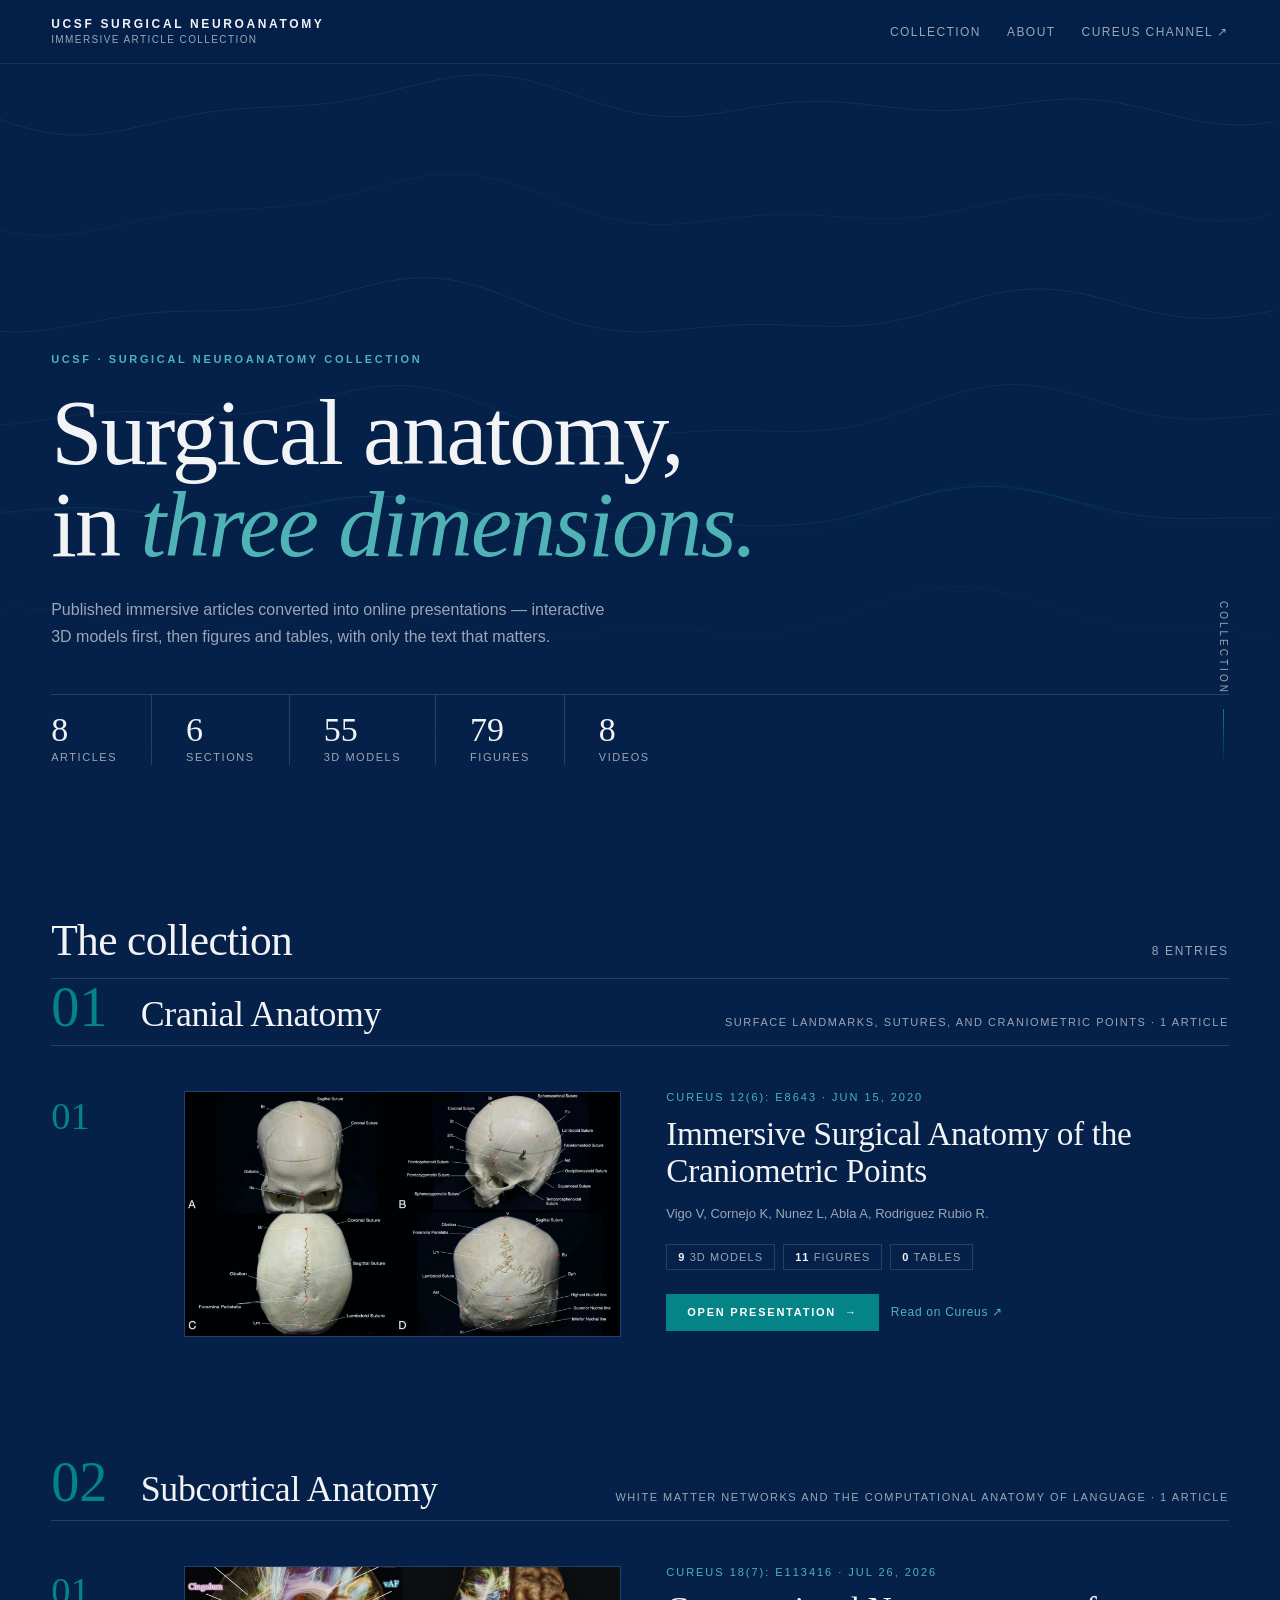
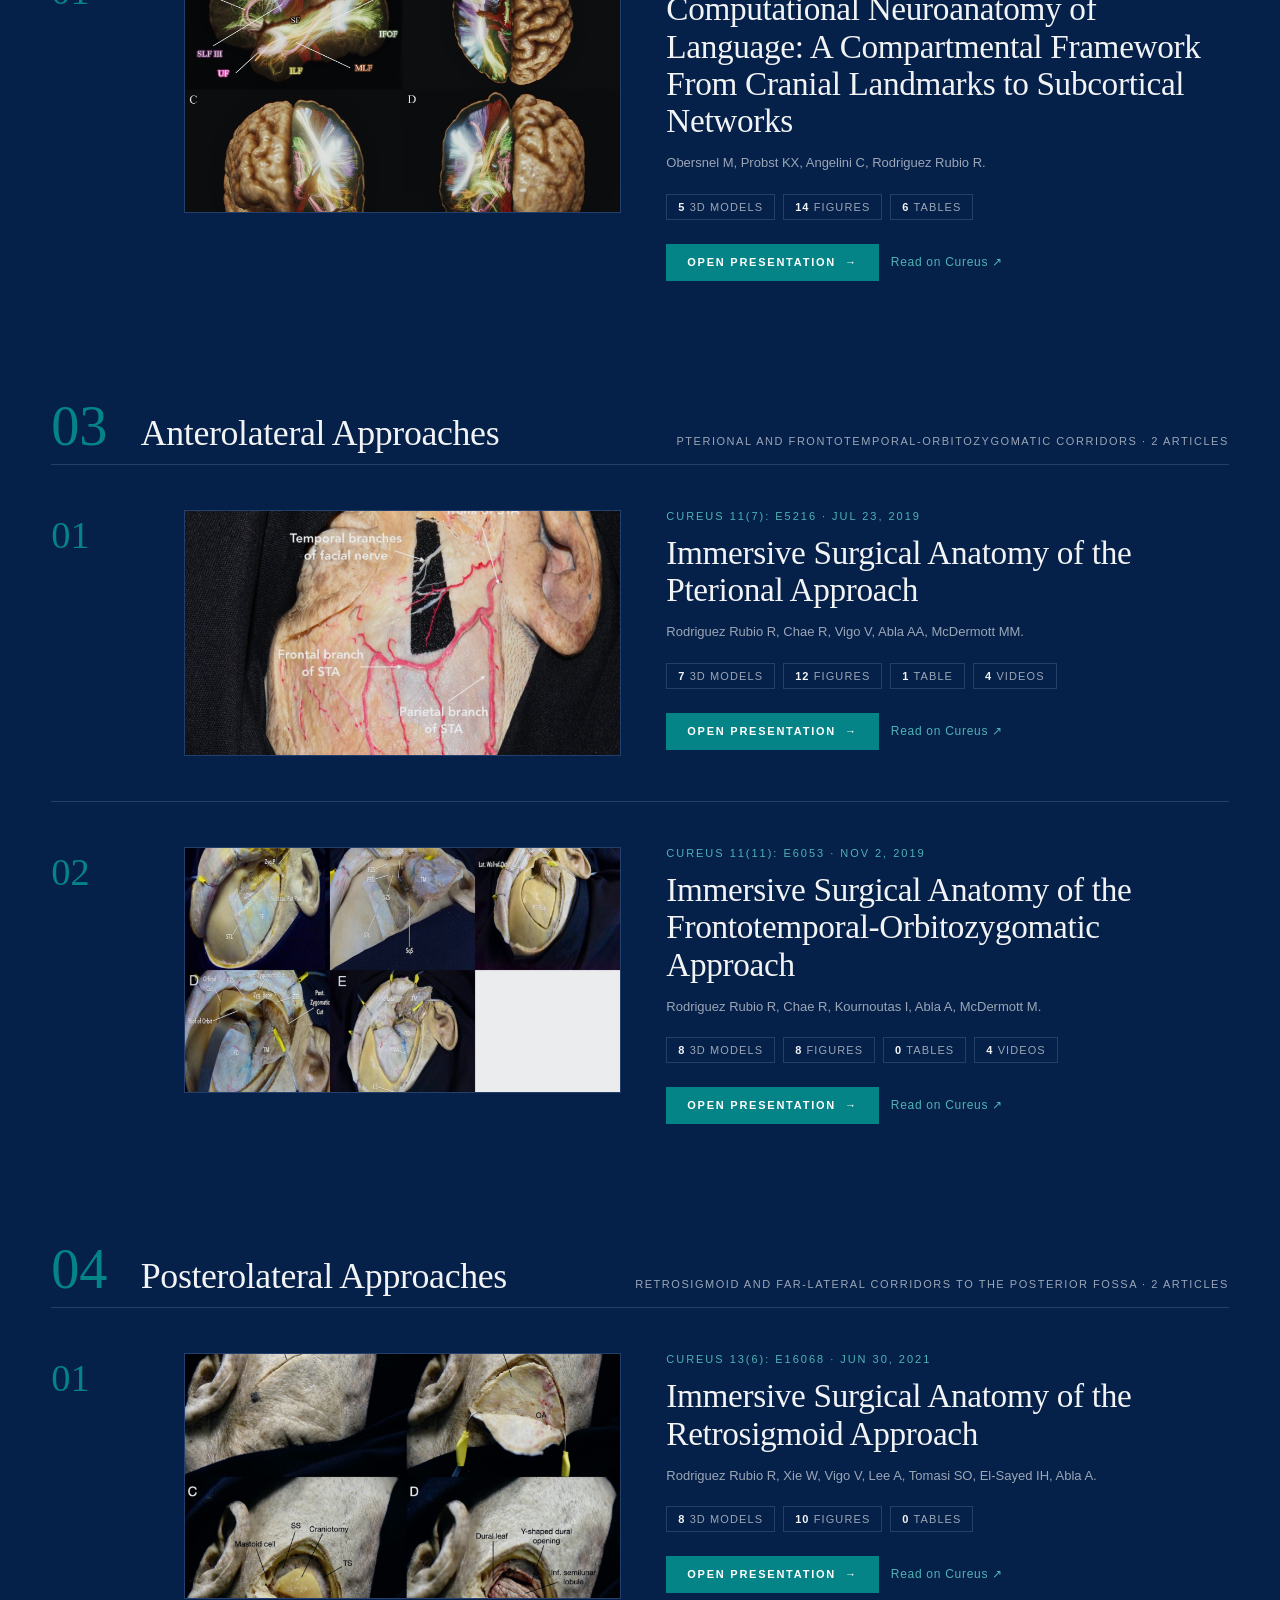
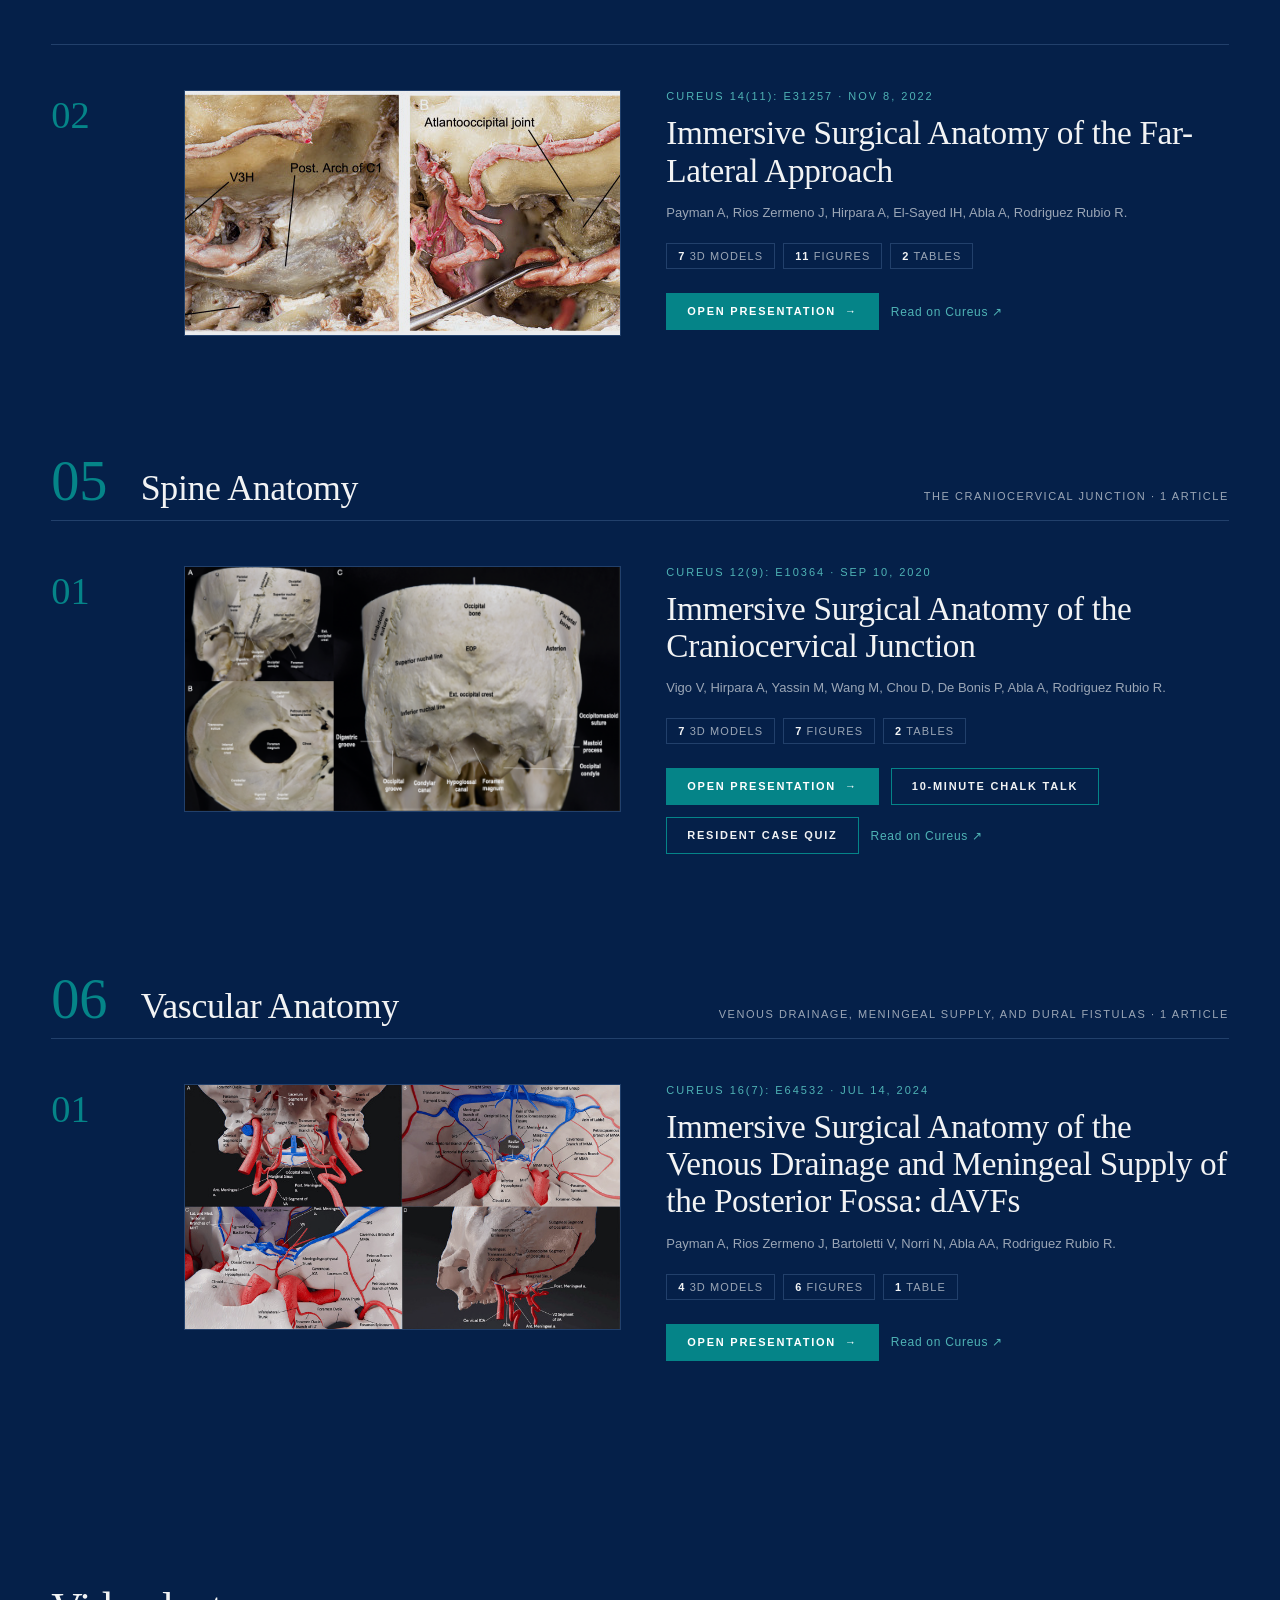
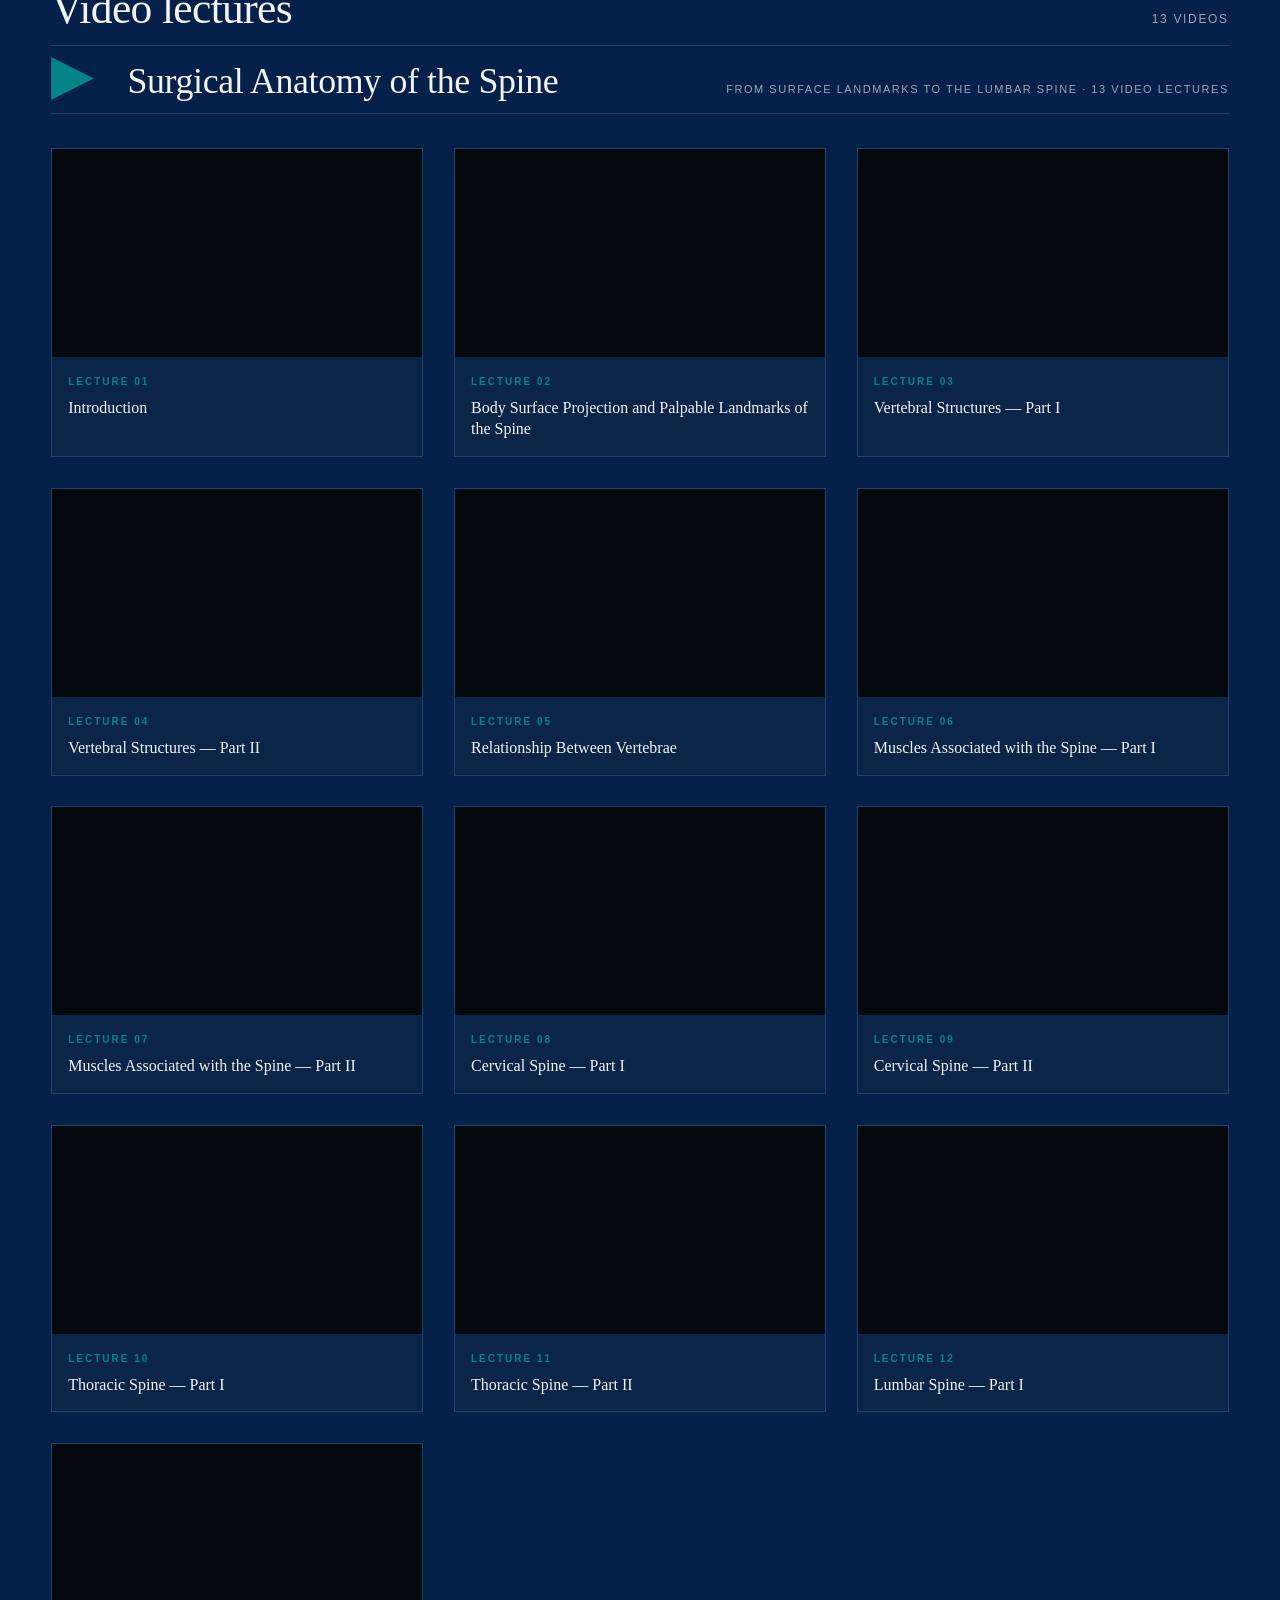
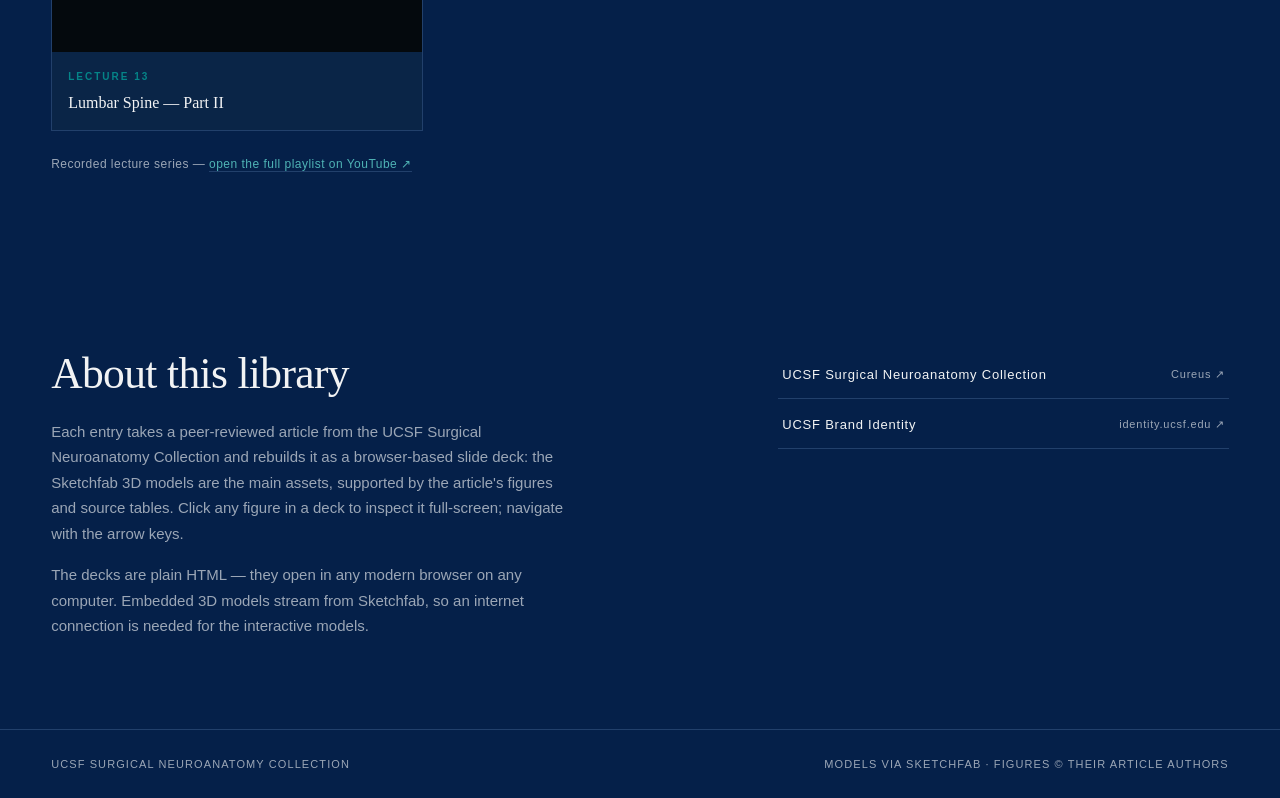
<file: index.html>
<!doctype html>
<html lang="en">
<head>
<meta charset="utf-8" />
<meta name="viewport" content="width=device-width, initial-scale=1" />
<title>UCSF Surgical Neuroanatomy Collection — Immersive Articles</title>
<meta name="description" content="Online presentations of the UCSF Surgical Neuroanatomy Collection: interactive 3D models, figures, and tables from published immersive surgical anatomy articles." />
<style>
  :root{
    --navy:#052049; --navy-2:#07182f; --surface:#0a2547;
    --teal:#058488; --teal-soft:#4fb3b5; --red:#eb093c;
    --bone:#f2f3f4; --muted:#9ba6b6; --line:#22406b;
    --serif:"Granjon",Garamond,Georgia,serif;
    --sans:"Helvetica Neue",Arial,sans-serif;
  }
  *{box-sizing:border-box}
  html{scroll-behavior:smooth}
  body{margin:0;background:var(--navy);color:var(--bone);font-family:var(--sans);-webkit-font-smoothing:antialiased}
  a{color:var(--teal-soft);text-decoration:none}
  a:hover{color:var(--bone)}
  ::selection{background:var(--teal);color:#fff}

  /* ---------- top bar ---------- */
  .bar{position:fixed;inset:0 0 auto;z-index:40;display:flex;align-items:center;justify-content:space-between;
    padding:0 clamp(20px,4vw,56px);height:64px;
    background:rgba(5,32,73,.82);backdrop-filter:blur(10px);border-bottom:1px solid rgba(34,64,107,.6)}
  .bar .wordmark{font:600 12px/1.2 var(--sans);letter-spacing:.22em;text-transform:uppercase;color:var(--bone)}
  .bar .wordmark span{display:block;font-weight:400;letter-spacing:.14em;color:var(--muted);font-size:10px;margin-top:3px}
  .bar nav{display:flex;gap:26px;font-size:12px;letter-spacing:.12em;text-transform:uppercase}
  .bar nav a{color:var(--muted)}
  .bar nav a:hover{color:var(--bone)}

  /* ---------- hero ---------- */
  .hero{position:relative;min-height:92vh;display:flex;align-items:flex-end;overflow:hidden}
  #contours{position:absolute;inset:0;width:100%;height:100%;display:block}
  .hero::after{content:"";position:absolute;inset:0;background:linear-gradient(to bottom,rgba(5,32,73,.25),rgba(5,32,73,0) 35%,rgba(5,32,73,.92) 88%);pointer-events:none}
  .hero-inner{position:relative;z-index:2;width:100%;padding:0 clamp(20px,4vw,56px) clamp(48px,7vh,88px)}
  .eyebrow{margin:0 0 22px;color:var(--teal-soft);font:600 11px/1 var(--sans);letter-spacing:.24em;text-transform:uppercase}
  h1{margin:0;max-width:1100px;font:400 clamp(46px,7.2vw,118px)/1.0 var(--serif);letter-spacing:-.02em;color:var(--bone)}
  h1 em{font-style:italic;color:var(--teal-soft)}
  .hero-sub{margin:26px 0 0;max-width:560px;color:var(--muted);font-size:16px;line-height:1.65}
  .hero-meta{display:flex;flex-wrap:wrap;gap:0;margin-top:44px;border-top:1px solid var(--line)}
  .hero-meta div{padding:18px 34px 0 0;margin-right:34px;border-right:1px solid var(--line)}
  .hero-meta div:last-child{border-right:0}
  .hero-meta b{display:block;font:400 34px/1 var(--serif);color:var(--bone)}
  .hero-meta span{font-size:11px;letter-spacing:.14em;text-transform:uppercase;color:var(--muted)}
  .scroll-hint{position:absolute;right:clamp(20px,4vw,56px);bottom:clamp(48px,7vh,88px);z-index:2;
    writing-mode:vertical-rl;font-size:10px;letter-spacing:.3em;text-transform:uppercase;color:var(--muted);
    display:flex;align-items:center;gap:14px}
  .scroll-hint::after{content:"";width:1px;height:56px;background:linear-gradient(var(--teal),transparent);animation:drip 2.6s ease-in-out infinite}
  @keyframes drip{0%,100%{transform:scaleY(.4);transform-origin:top;opacity:.4}50%{transform:scaleY(1);opacity:1}}

  /* ---------- collection index ---------- */
  .section{padding:clamp(64px,10vh,120px) clamp(20px,4vw,56px)}
  .section-head{display:flex;align-items:baseline;justify-content:space-between;gap:24px;margin-bottom:14px}
  h2{margin:0;font:400 clamp(30px,3.4vw,52px)/1.05 var(--serif);letter-spacing:-.015em}
  .section-head span{color:var(--muted);font-size:12px;letter-spacing:.14em;text-transform:uppercase}
  .section-rule{height:1px;background:var(--line);margin-bottom:0}

  .article{display:grid;grid-template-columns:88px minmax(0,1.05fr) minmax(0,1.35fr);gap:clamp(20px,3.5vw,56px);
    padding:clamp(36px,5vh,64px) 0;border-bottom:1px solid var(--line);align-items:start}
  .article .num{font:400 clamp(30px,3vw,44px)/1 var(--serif);color:var(--teal);padding-top:6px}
  .thumb{position:relative;display:block;overflow:hidden;border:1px solid var(--line);background:var(--navy-2);aspect-ratio:16/9}
  .thumb img{width:100%;height:100%;object-fit:cover;display:block;opacity:.92;transition:transform .8s cubic-bezier(.2,.6,.2,1),opacity .4s}
  .thumb::after{content:"Open presentation";position:absolute;inset:auto 0 0;padding:12px 14px;
    font:600 10px/1 var(--sans);letter-spacing:.18em;text-transform:uppercase;color:var(--bone);
    background:linear-gradient(transparent,rgba(5,32,73,.95));opacity:0;transform:translateY(6px);transition:.35s}
  .article:hover .thumb img{transform:scale(1.045);opacity:1}
  .article:hover .thumb::after{opacity:1;transform:none}
  .a-body .journal{margin:0 0 12px;color:var(--teal-soft);font-size:11px;letter-spacing:.18em;text-transform:uppercase}
  .a-title{margin:0 0 14px;font:400 clamp(26px,2.6vw,40px)/1.12 var(--serif);letter-spacing:-.01em}
  .a-title a{color:var(--bone)}
  .a-title a:hover{color:var(--teal-soft)}
  .a-authors{margin:0 0 20px;color:var(--muted);font-size:13px;line-height:1.55;max-width:640px}
  .chips{display:flex;flex-wrap:wrap;gap:8px;margin-bottom:24px}
  .chips span{padding:6px 11px;border:1px solid var(--line);color:var(--muted);font-size:11px;letter-spacing:.1em;text-transform:uppercase}
  .chips span b{color:var(--bone);font-weight:600}
  .actions{display:flex;flex-wrap:wrap;gap:12px;align-items:center}
  .btn{display:inline-flex;align-items:center;gap:9px;padding:12px 20px;border:1px solid var(--teal);
    color:var(--bone);font:600 11px/1 var(--sans);letter-spacing:.16em;text-transform:uppercase;transition:.25s;background:transparent}
  .btn:hover{background:var(--teal);color:#fff}
  .btn.primary{background:var(--teal);color:#fff}
  .btn.primary:hover{background:#067275;border-color:#067275}
  .btn .arr{transition:transform .25s}
  .btn:hover .arr{transform:translateX(4px)}
  .ext{font-size:12px;letter-spacing:.06em}

  .empty{padding:56px 0;color:var(--muted);font-size:14px;border-bottom:1px solid var(--line)}

  /* ---------- categories ---------- */
  .category{margin-top:clamp(52px,8vh,96px)}
  .category:first-of-type{margin-top:0}
  .cat-head{display:flex;align-items:baseline;gap:clamp(16px,2.6vw,36px);margin-bottom:10px}
  .cat-num{font:400 clamp(38px,4.4vw,64px)/1 var(--serif);color:var(--teal)}
  .cat-head h3{margin:0;font:400 clamp(26px,2.8vw,42px)/1.05 var(--serif);letter-spacing:-.01em;color:var(--bone)}
  .cat-sub{margin-left:auto;color:var(--muted);font-size:11px;letter-spacing:.14em;text-transform:uppercase;white-space:nowrap}
  .cat-rule{height:1px;background:var(--line)}
  .category .article:last-child{border-bottom:0}

  /* ---------- video lectures ---------- */
  .lecture-grid{display:grid;grid-template-columns:repeat(auto-fill,minmax(300px,1fr));gap:clamp(18px,2.4vw,32px);margin-top:34px}
  .lecture{border:1px solid var(--line);background:var(--surface);transition:border-color .25s}
  .lecture:hover{border-color:var(--teal)}
  .lecture .frame{position:relative;aspect-ratio:16/9;background:#04090d}
  .lecture iframe{position:absolute;inset:0;width:100%;height:100%;border:0;display:block}
  .lecture .l-body{padding:14px 16px 16px}
  .lecture .l-num{color:var(--teal);font:600 10px/1 var(--sans);letter-spacing:.2em;text-transform:uppercase}
  .lecture .l-title{margin:8px 0 0;color:var(--bone);font:400 16px/1.35 var(--serif)}
  .lecture-note{margin:26px 0 0;color:var(--muted);font-size:12px;letter-spacing:.04em}
  .lecture-note a{color:var(--teal-soft);text-decoration:none;border-bottom:1px solid var(--line)}
  .lecture-note a:hover{border-color:var(--teal-soft)}

  /* ---------- about / footer ---------- */
  .about{display:grid;grid-template-columns:1.2fr .8fr;gap:clamp(28px,4vw,72px)}
  .about p{margin:0;color:var(--muted);font-size:15px;line-height:1.7;max-width:62ch}
  .about p+p{margin-top:16px}
  .about .links{display:grid;gap:2px;align-content:start}
  .about .links a{display:flex;justify-content:space-between;align-items:center;padding:16px 4px;border-bottom:1px solid var(--line);
    color:var(--bone);font-size:13px;letter-spacing:.06em;transition:.2s}
  .about .links a span{color:var(--muted);font-size:11px}
  .about .links a:hover{padding-left:10px;color:var(--teal-soft)}
  footer{border-top:1px solid var(--line);padding:28px clamp(20px,4vw,56px);display:flex;flex-wrap:wrap;gap:14px;
    justify-content:space-between;color:var(--muted);font-size:11px;letter-spacing:.1em;text-transform:uppercase}

  /* ---------- reveal ---------- */
  .reveal{opacity:0;transform:translateY(26px);transition:opacity .8s ease,transform .8s cubic-bezier(.2,.6,.2,1)}
  .reveal.in{opacity:1;transform:none}

  @media (max-width:900px){
    .article{grid-template-columns:1fr;gap:18px}
    .article .num{padding-top:0}
    .about{grid-template-columns:1fr}
    .scroll-hint{display:none}
    .bar nav{display:none}
  }
  @media (prefers-reduced-motion:reduce){
    *{animation:none!important;transition:none!important}
    .reveal{opacity:1;transform:none}
  }
</style>
</head>
<body>

<header class="bar">
  <div class="wordmark">UCSF Surgical Neuroanatomy<span>Immersive article collection</span></div>
  <nav>
    <a href="#collection">Collection</a>
    <a href="#about">About</a>
    <a href="https://www.cureus.com/channels/sbcvl" target="_blank" rel="noopener">Cureus channel ↗</a>
  </nav>
</header>

<section class="hero">
  <canvas id="contours" aria-hidden="true"></canvas>
  <div class="hero-inner">
    <p class="eyebrow">UCSF · Surgical Neuroanatomy Collection</p>
    <h1>Surgical anatomy,<br />in <em>three dimensions.</em></h1>
    <p class="hero-sub">Published immersive articles converted into online presentations — interactive 3D models first, then figures and tables, with only the text that matters.</p>
    <div class="hero-meta" id="heroMeta"></div>
  </div>
  <div class="scroll-hint">Collection</div>
</section>

<main>
  <section class="section" id="collection">
    <div class="section-head reveal">
      <h2>The collection</h2>
      <span id="articleCount"></span>
    </div>
    <div class="section-rule"></div>
    <div id="articles"></div>
  </section>

  <section class="section" id="lectures">
    <div class="section-head reveal">
      <h2>Video lectures</h2>
      <span>13 videos</span>
    </div>
    <div class="section-rule"></div>
    <section class="category" id="spine-lectures">
      <div class="cat-head reveal">
        <span class="cat-num">▶</span>
        <h3>Surgical Anatomy of the Spine</h3>
        <span class="cat-sub">From surface landmarks to the lumbar spine · 13 video lectures</span>
      </div>
      <div class="cat-rule"></div>
      <div class="lecture-grid" id="lectureGrid"></div>
      <p class="lecture-note reveal">Recorded lecture series — <a href="https://www.youtube.com/playlist?list=PLkC_b3YfIcC6AaIEiHMhKEJD2cqYuBKdp" target="_blank" rel="noopener">open the full playlist on YouTube ↗</a></p>
    </section>
  </section>

  <section class="section" id="about">
    <div class="about reveal">
      <div>
        <h2 style="margin-bottom:22px">About this library</h2>
        <p>Each entry takes a peer-reviewed article from the UCSF Surgical Neuroanatomy Collection and rebuilds it as a browser-based slide deck: the Sketchfab 3D models are the main assets, supported by the article's figures and source tables. Click any figure in a deck to inspect it full-screen; navigate with the arrow keys.</p>
        <p>The decks are plain HTML — they open in any modern browser on any computer. Embedded 3D models stream from Sketchfab, so an internet connection is needed for the interactive models.</p>
      </div>
      <div class="links">
        <a href="https://www.cureus.com/channels/sbcvl" target="_blank" rel="noopener">UCSF Surgical Neuroanatomy Collection <span>Cureus ↗</span></a>
        <a href="https://identity.ucsf.edu/" target="_blank" rel="noopener">UCSF Brand Identity <span>identity.ucsf.edu ↗</span></a>
      </div>
    </div>
  </section>
</main>

<footer>
  <span>UCSF Surgical Neuroanatomy Collection</span>
  <span>Models via Sketchfab · Figures © their article authors</span>
</footer>

<script>
/* ============================================================
   COLLECTION DATA — add a new object here for each new article.
   `category` must match a slug in CATEGORIES below.
   ============================================================ */
const CATEGORIES = [
  { slug: "cranial-anatomy", number: "01", title: "Cranial Anatomy",
    blurb: "Surface landmarks, sutures, and craniometric points" },
  { slug: "subcortical-anatomy", number: "02", title: "Subcortical Anatomy",
    blurb: "White matter networks and the computational anatomy of language" },
  { slug: "anterolateral-approaches", number: "03", title: "Anterolateral Approaches",
    blurb: "Pterional and frontotemporal-orbitozygomatic corridors" },
  { slug: "posterolateral-approaches", number: "04", title: "Posterolateral Approaches",
    blurb: "Retrosigmoid and far-lateral corridors to the posterior fossa" },
  { slug: "spine-anatomy", number: "05", title: "Spine Anatomy",
    blurb: "The craniocervical junction" },
  { slug: "vascular-anatomy", number: "06", title: "Vascular Anatomy",
    blurb: "Venous drainage, meningeal supply, and dural fistulas" }
];

const ARTICLES = [
  {
    slug: "craniocervical-junction",
    category: "spine-anatomy",
    title: "Immersive Surgical Anatomy of the Craniocervical Junction",
    journal: "Cureus 12(9): e10364 · Sep 10, 2020",
    authors: "Vigo V, Hirpara A, Yassin M, Wang M, Chou D, De Bonis P, Abla A, Rodriguez Rubio R.",
    thumbnail: "articles/craniocervical-junction/assets/images/full-fig01-occipital.png",
    deck: "articles/craniocervical-junction/index.html",
    extras: [
      { label: "10-minute chalk talk", url: "articles/craniocervical-junction/chalk-talk.html" },
      { label: "Resident case quiz", url: "articles/craniocervical-junction/quiz.html" }
    ],
    assets: { models: 7, figures: 7, tables: 2, videos: 0 },
    source: "https://www.cureus.com/articles/40530-immersive-surgical-anatomy-of-the-craniocervical-junction"
  },
  {
    slug: "pterional-approach",
    category: "anterolateral-approaches",
    title: "Immersive Surgical Anatomy of the Pterional Approach",
    journal: "Cureus 11(7): e5216 · Jul 23, 2019",
    authors: "Rodriguez Rubio R, Chae R, Vigo V, Abla AA, McDermott MM.",
    thumbnail: "articles/pterional-approach/assets/images/fig03.jpg",
    deck: "articles/pterional-approach/index.html",
    extras: [],
    assets: { models: 7, figures: 12, tables: 1, videos: 4 },
    source: "https://www.cureus.com/articles/21245-immersive-surgical-anatomy-of-the-pterional-approach"
  },
  {
    slug: "frontotemporal-orbitozygomatic-approach",
    category: "anterolateral-approaches",
    number: "03",
    title: "Immersive Surgical Anatomy of the Frontotemporal-Orbitozygomatic Approach",
    journal: "Cureus 11(11): e6053 · Nov 2, 2019",
    authors: "Rodriguez Rubio R, Chae R, Kournoutas I, Abla A, McDermott M.",
    thumbnail: "articles/frontotemporal-orbitozygomatic-approach/assets/images/fig-i05.jpg",
    deck: "articles/frontotemporal-orbitozygomatic-approach/index.html",
    extras: [],
    assets: { models: 8, figures: 8, tables: 0, videos: 4 },
    source: "https://www.cureus.com/articles/23943-immersive-surgical-anatomy-of-the-frontotemporal-orbitozygomatic-approach"
  },
  {
    slug: "craniometric-points",
    category: "cranial-anatomy",
    number: "04",
    title: "Immersive Surgical Anatomy of the Craniometric Points",
    journal: "Cureus 12(6): e8643 · Jun 15, 2020",
    authors: "Vigo V, Cornejo K, Nunez L, Abla A, Rodriguez Rubio R.",
    thumbnail: "articles/craniometric-points/assets/images/fig-i02.jpg",
    deck: "articles/craniometric-points/index.html",
    extras: [],
    assets: { models: 9, figures: 11, tables: 0, videos: 0 },
    source: "https://www.cureus.com/articles/31561-immersive-surgical-anatomy-of-the-craniometric-points"
  },
  {
    slug: "computational-neuroanatomy-language",
    category: "subcortical-anatomy",
    title: "Computational Neuroanatomy of Language: A Compartmental Framework From Cranial Landmarks to Subcortical Networks",
    journal: "Cureus 18(7): e113416 · Jul 26, 2026",
    authors: "Obersnel M, Probst KX, Angelini C, Rodriguez Rubio R.",
    thumbnail: "articles/computational-neuroanatomy-language/assets/images/fig-i06.jpg",
    deck: "articles/computational-neuroanatomy-language/index.html",
    extras: [],
    assets: { models: 5, figures: 14, tables: 6, videos: 0 },
    source: "https://www.cureus.com/articles/495816-computational-neuroanatomy-of-language-a-compartmental-framework-from-cranial-landmarks-to-subcortical-networks"
  },
  {
    slug: "retrosigmoid-approach",
    category: "posterolateral-approaches",
    number: "05",
    title: "Immersive Surgical Anatomy of the Retrosigmoid Approach",
    journal: "Cureus 13(6): e16068 · Jun 30, 2021",
    authors: "Rodriguez Rubio R, Xie W, Vigo V, Lee A, Tomasi SO, El-Sayed IH, Abla A.",
    thumbnail: "articles/retrosigmoid-approach/assets/images/fig-i05.jpg",
    deck: "articles/retrosigmoid-approach/index.html",
    extras: [],
    assets: { models: 8, figures: 10, tables: 0, videos: 0 },
    source: "https://www.cureus.com/articles/61558-immersive-surgical-anatomy-of-the-retrosigmoid-approach"
  },
  {
    slug: "far-lateral-approach",
    category: "posterolateral-approaches",
    number: "06",
    title: "Immersive Surgical Anatomy of the Far-Lateral Approach",
    journal: "Cureus 14(11): e31257 · Nov 8, 2022",
    authors: "Payman A, Rios Zermeno J, Hirpara A, El-Sayed IH, Abla A, Rodriguez Rubio R.",
    thumbnail: "articles/far-lateral-approach/assets/images/fig-i05.jpg",
    deck: "articles/far-lateral-approach/index.html",
    extras: [],
    assets: { models: 7, figures: 11, tables: 2, videos: 0 },
    source: "https://www.cureus.com/articles/121151-immersive-surgical-anatomy-of-the-far-lateral-approach"
  },
  {
    slug: "venous-drainage-posterior-fossa-davfs",
    category: "vascular-anatomy",
    title: "Immersive Surgical Anatomy of the Venous Drainage and Meningeal Supply of the Posterior Fossa: dAVFs",
    journal: "Cureus 16(7): e64532 · Jul 14, 2024",
    authors: "Payman A, Rios Zermeno J, Bartoletti V, Norri N, Abla AA, Rodriguez Rubio R.",
    thumbnail: "articles/venous-drainage-posterior-fossa-davfs/assets/images/fig-i02.jpg",
    deck: "articles/venous-drainage-posterior-fossa-davfs/index.html",
    extras: [],
    assets: { models: 4, figures: 6, tables: 1, videos: 0 },
    source: "https://www.cureus.com/articles/271023-immersive-surgical-anatomy-of-the-venous-drainage-and-meningeal-supply-of-the-posterior-fossa-anatomical-nuances-and-microsurgical-management-of-dural-arteriovenous-fistulas-davfs"
  }
];

/* ============================================================
   VIDEO LECTURES — Surgical Anatomy of the Spine (YouTube).
   Ordered as in the playlist; the full-length compilation
   video is intentionally excluded.
   ============================================================ */
const LECTURES = [
  { id: "sTf5Et2Ef3A", title: "Introduction" },
  { id: "K6WlA9x4oLg", title: "Body Surface Projection and Palpable Landmarks of the Spine" },
  { id: "I3BKWCUWbBA", title: "Vertebral Structures — Part I" },
  { id: "GZYsheVbx1Q", title: "Vertebral Structures — Part II" },
  { id: "BFLchYx_qyU", title: "Relationship Between Vertebrae" },
  { id: "iWeYfgjdDFw", title: "Muscles Associated with the Spine — Part I" },
  { id: "iA6fhyb7TDQ", title: "Muscles Associated with the Spine — Part II" },
  { id: "PY9B2VK4pcg", title: "Cervical Spine — Part I" },
  { id: "LkjaaTRDw_c", title: "Cervical Spine — Part II" },
  { id: "2CVFuqCqDmw", title: "Thoracic Spine — Part I" },
  { id: "8hg0E4xMsY4", title: "Thoracic Spine — Part II" },
  { id: "b8aLpTuN8t0", title: "Lumbar Spine — Part I" },
  { id: "1wWG1LEw1js", title: "Lumbar Spine — Part II" }
];

/* ---------- render ---------- */
const $ = s => document.querySelector(s);

function renderArticles(){
  const wrap = $("#articles");
  if(!ARTICLES.length){
    wrap.innerHTML = '<div class="empty">No articles published yet.</div>';
    return;
  }
  const articleCard = (a, num) => `
    <article class="article reveal">
      <div class="num">${num}</div>
      <a class="thumb" href="${a.deck}" aria-label="Open presentation: ${a.title}">
        <img src="${a.thumbnail}" alt="Key figure — ${a.title}" loading="lazy" />
      </a>
      <div class="a-body">
        <p class="journal">${a.journal}</p>
        <h3 class="a-title"><a href="${a.deck}">${a.title}</a></h3>
        <p class="a-authors">${a.authors}</p>
        <div class="chips">
          <span><b>${a.assets.models}</b>&nbsp;3D models</span>
          <span><b>${a.assets.figures}</b>&nbsp;figures</span>
          <span><b>${a.assets.tables}</b>&nbsp;${a.assets.tables===1?"table":"tables"}</span>
          ${a.assets.videos ? `<span><b>${a.assets.videos}</b>&nbsp;videos</span>` : ""}
        </div>
        <div class="actions">
          <a class="btn primary" href="${a.deck}">Open presentation <span class="arr">→</span></a>
          ${a.extras.map(e => `<a class="btn" href="${e.url}">${e.label}</a>`).join("")}
          <a class="ext" href="${a.source}" target="_blank" rel="noopener">Read on Cureus ↗</a>
        </div>
      </div>
    </article>`;
  wrap.innerHTML = CATEGORIES.map(cat => {
    const items = ARTICLES.filter(a => a.category === cat.slug);
    if(!items.length) return "";
    return `
    <section class="category" id="${cat.slug}">
      <div class="cat-head reveal">
        <span class="cat-num">${cat.number}</span>
        <h3>${cat.title}</h3>
        <span class="cat-sub">${cat.blurb} · ${items.length} ${items.length===1?"article":"articles"}</span>
      </div>
      <div class="cat-rule"></div>
      ${items.map((a,i) => articleCard(a, String(i+1).padStart(2,"0"))).join("")}
    </section>`;
  }).join("");
}

function renderMeta(){
  const t = ARTICLES.reduce((acc,a)=>({
    models: acc.models + a.assets.models,
    figures: acc.figures + a.assets.figures,
    tables: acc.tables + a.assets.tables,
    videos: acc.videos + (a.assets.videos||0)
  }), {models:0, figures:0, tables:0, videos:0});
  $("#heroMeta").innerHTML = `
    <div><b>${ARTICLES.length}</b><span>${ARTICLES.length===1?"article":"articles"}</span></div>
    <div><b>${CATEGORIES.length}</b><span>sections</span></div>
    <div><b>${t.models}</b><span>3D models</span></div>
    <div><b>${t.figures}</b><span>figures</span></div>
    <div><b>${t.videos}</b><span>videos</span></div>`;
  $("#articleCount").textContent = `${ARTICLES.length} ${ARTICLES.length===1?"entry":"entries"}`;
}

function renderLectures(){
  $("#lectureGrid").innerHTML = LECTURES.map((v,i) => `
    <div class="lecture reveal">
      <div class="frame"><iframe loading="lazy" src="https://www.youtube-nocookie.com/embed/${v.id}" title="Surgical Anatomy of the Spine — ${v.title}" allow="accelerometer; autoplay; clipboard-write; encrypted-media; gyroscope; picture-in-picture" allowfullscreen></iframe></div>
      <div class="l-body"><span class="l-num">Lecture ${String(i+1).padStart(2,"0")}</span><p class="l-title">${v.title}</p></div>
    </div>`).join("");
}

renderArticles();
renderMeta();
renderLectures();

/* ---------- scroll reveal ---------- */
const io = new IntersectionObserver(entries => {
  entries.forEach(e => { if(e.isIntersecting){ e.target.classList.add("in"); io.unobserve(e.target); } });
},{threshold:.12});
document.querySelectorAll(".reveal").forEach(el => io.observe(el));

/* ---------- ambient contour field ---------- */
(() => {
  const reduced = matchMedia("(prefers-reduced-motion: reduce)").matches;
  const cv = document.getElementById("contours");
  const ctx = cv.getContext("2d");
  let w, h, t = 0, raf;

  function resize(){
    const dpr = Math.min(devicePixelRatio || 1, 2);
    w = cv.clientWidth; h = cv.clientHeight;
    cv.width = w * dpr; cv.height = h * dpr;
    ctx.setTransform(dpr,0,0,dpr,0,0);
  }

  function field(x, y, t){
    return Math.sin(x*0.011 + t*0.35) * 14
         + Math.sin(x*0.021 - t*0.22 + y*0.006) * 9
         + Math.sin((x+y)*0.007 + t*0.15) * 12;
  }

  function draw(){
    ctx.clearRect(0,0,w,h);
    const rows = 9, step = 7;
    for(let r=0; r<rows; r++){
      const baseY = (h/(rows-1)) * r;
      const alpha = 0.05 + 0.10 * Math.abs(Math.sin(r*1.3 + t*0.4));
      ctx.beginPath();
      for(let x=0; x<=w; x+=step){
        const y = baseY + field(x, baseY, t);
        x===0 ? ctx.moveTo(x,y) : ctx.lineTo(x,y);
      }
      ctx.strokeStyle = `rgba(79,179,181,${alpha.toFixed(3)})`;
      ctx.lineWidth = 1;
      ctx.stroke();
    }
    /* one accent line, kept very quiet */
    ctx.beginPath();
    for(let x=0; x<=w; x+=step){
      const y = h*0.62 + field(x, h*0.62, t*1.2) * 0.8;
      x===0 ? ctx.moveTo(x,y) : ctx.lineTo(x,y);
    }
    ctx.strokeStyle = "rgba(5,132,136,0.35)";
    ctx.lineWidth = 1.2;
    ctx.stroke();
  }

  function loop(){ t += 0.008; draw(); raf = requestAnimationFrame(loop); }

  resize();
  addEventListener("resize", () => { resize(); if(reduced) draw(); });
  if(reduced){ draw(); } else { loop(); }
  document.addEventListener("visibilitychange", () => {
    if(reduced) return;
    if(document.hidden) cancelAnimationFrame(raf); else loop();
  });
})();
</script>
</body>
</html>
</file>
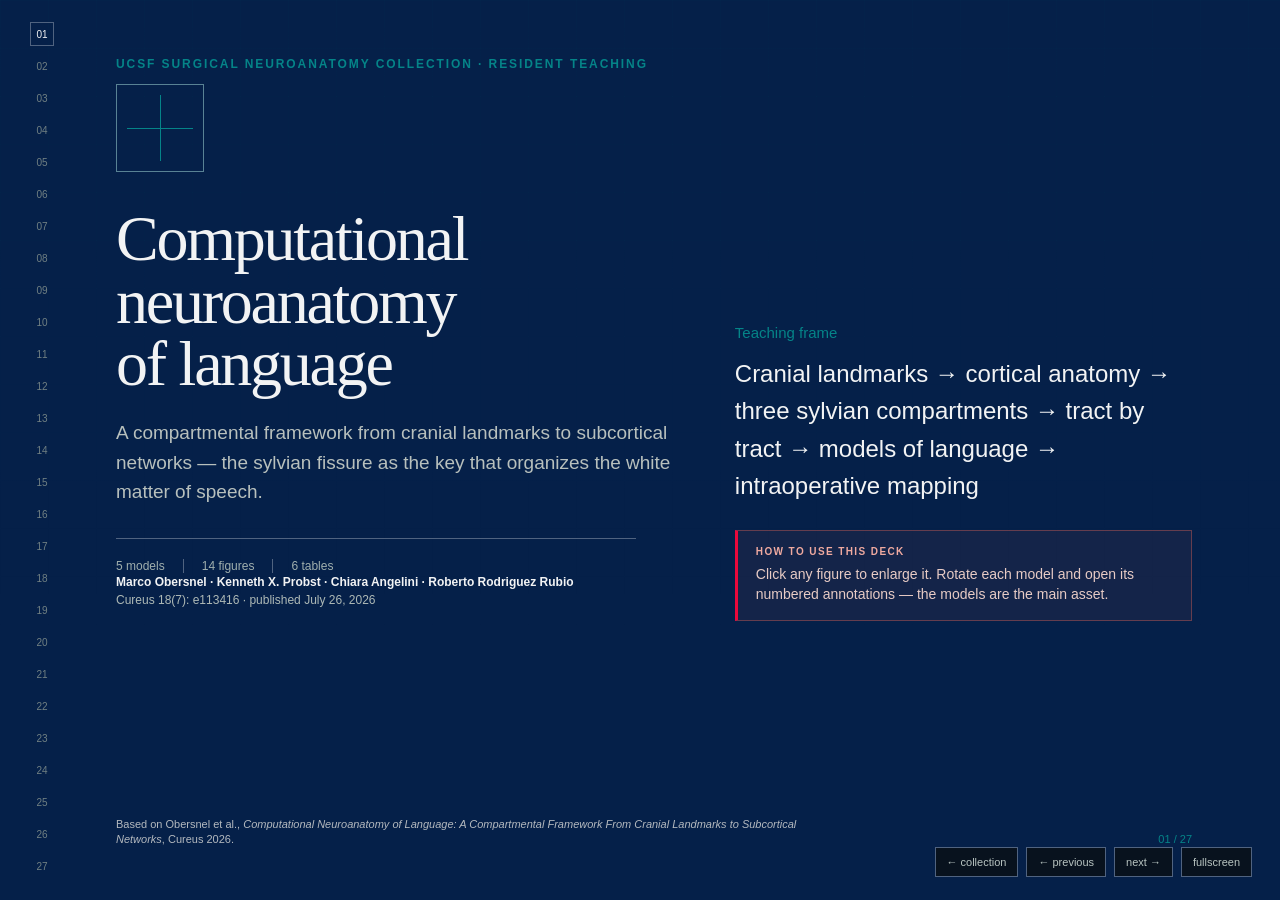
<file: articles/computational-neuroanatomy-language/index.html>
<!doctype html>
<html lang="en">
<head>
  <meta charset="utf-8" />
  <meta name="viewport" content="width=device-width, initial-scale=1" />
  <title>Computational Neuroanatomy of Language — UCSF Surgical Neuroanatomy Collection</title>
  <link rel="stylesheet" href="styles/root.css" />
  <style>
    .figure-media { background:#070d11; }
    .figure-button { display:block; width:100%; height:100%; padding:0; border:0; background:transparent; cursor:zoom-in; }
    .figure-button img { width:100%; height:100%; object-fit:contain !important; }
    .figure-hint { position:absolute;right:14px;bottom:12px;z-index:2;padding:6px 8px;background:rgba(7,13,16,.82);color:#c8d5d2;font:10px var(--font-mono);border:1px solid rgba(159,212,209,.28); }
    .slide-content { min-height:0; }
    .table-panel { min-height:0; overflow:hidden; border:1px solid var(--color-border); background:#0d171d; }
    .table-panel h3 { padding:14px 16px 8px; margin:0; }
    .table-scroll { height:calc(100% - 42px); overflow:auto; }
    table { width:100%; border-collapse:collapse; font-size:11.5px; line-height:1.25; }
    th { position:sticky; top:0; z-index:1; padding:8px 9px; text-align:left; color:var(--color-primary); background:#122129; font:600 9px var(--font-mono); letter-spacing:.08em; text-transform:uppercase; }
    td { padding:8px 9px; vertical-align:top; border-top:1px solid #26363d; color:#c6cfcc; }
    td:first-child { color:var(--color-bone); font-weight:600; }
    .source-box { border-top:1px solid var(--color-border); padding-top:17px; margin-top:22px; }
    .lightbox { display:none; position:fixed; inset:0; z-index:50; align-items:center; justify-content:center; padding:2vh 2vw; background:rgba(2,6,8,.97); }
    .lightbox.open { display:flex; }
    .lightbox img { width:96vw; height:92vh; max-width:none; max-height:none; object-fit:contain; border:1px solid #46575c; box-shadow:0 24px 80px #000; }
    .lightbox .close { position:fixed; top:22px; right:28px; padding:8px 12px; border:1px solid #56676a; background:#0b151a; color:#dbe3df; cursor:pointer; font:12px var(--font-mono); }
    .lightbox .lightbox-caption { position:fixed; left:3vw; bottom:18px; color:#adbab7; font:11px var(--font-mono); }
    .author-list { max-width:660px; color:#aeb9b6; font-size:12px; line-height:1.5; }
    .author-list b { color:var(--color-bone); }
    .cover-grid { display:grid; grid-template-columns:1.1fr .9fr; align-items:end; gap:60px; height:100%; }
    .cover-rule { width:100%; max-width:520px; height:1px; background:var(--color-border); margin:32px 0 20px; }
    .single { display:grid; grid-template-columns:1fr; min-height:0; }
    .single .media { min-height:0; }
    @media (max-width:1100px){ .cover-grid{grid-template-columns:1fr} }
  </style>
</head>
<body class="deck-shell presentation">
  <main class="deck" id="deck" aria-label="Computational neuroanatomy of language teaching presentation">

    <section class="slide active" data-title="Opening">
      <div class="cover-grid">
        <div>
          <p class="eyebrow">UCSF Surgical Neuroanatomy Collection · resident teaching</p>
          <div class="title-mark" aria-hidden="true"></div>
          <h1>Computational<br />neuroanatomy<br />of language</h1>
          <p class="lede">A compartmental framework from cranial landmarks to subcortical networks — the sylvian fissure as the key that organizes the white matter of speech.</p>
          <div class="cover-rule"></div>
          <div class="title-meta"><span>5 models</span><span>14 figures</span><span>6 tables</span></div>
          <p class="author-list"><b>Marco Obersnel · Kenneth X. Probst · Chiara Angelini · Roberto Rodriguez Rubio</b><br />Cureus 18(7): e113416 · published July 26, 2026</p>
        </div>
        <div>
          <p class="question">Teaching frame</p>
          <p class="lede" style="font-size:24px;color:var(--color-bone)">Cranial landmarks → cortical anatomy → three sylvian compartments → tract by tract → models of language → intraoperative mapping</p>
          <div class="look"><b>How to use this deck</b> Click any figure to enlarge it. Rotate each model and open its numbered annotations — the models are the main asset.</div>
        </div>
      </div>
      <div class="footer"><span>Based on Obersnel et al., <i>Computational Neuroanatomy of Language: A Compartmental Framework From Cranial Landmarks to Subcortical Networks</i>, Cureus 2026.</span><span class="slide-number">01 / 27</span></div>
    </section>

    <section class="slide" data-title="Craniometric points table">
      <div><p class="eyebrow">01 · Cranial landmarks — table 1</p><h2>From skull<br />to cortex.</h2></div>
      <div class="slide-content single">
        <div class="table-panel"><h3>Table 1 · craniometric points and pertinent cortical-subcortical relationships</h3><div class="table-scroll"><table>
<tbody>
<tr>
<td>Craniometric point</td>
<td>Location</td>
<td>Cortical relationship(s)</td>
<td>Subcortical relationship(s)</td>
</tr>
<tr>
<td>Bregma (Br)</td>
<td>Junction of the coronal and sagittal sutures.</td>
<td>The PreCG lies approximately 4.5 cm posterior to Br. More medially, the SRP, defined by the junction of the CS with the IHF, is located along the sagittal suture about 5 cm posterior to Br. Br is about 25 mm anterior to the line passing through AC and perpendicular to the AC-PC line, about 5 mm anterior to the anterior margin of the SMA.</td>
<td>SRP is close to the primary motor cortex, where the CST begins. SRP is also approximately aligned, in the coronal plane, with the quadrigeminal cistern and the splenium of the corpus callosum. SMA is a termination of FAT and FST.</td>
</tr>
<tr>
<td>Posterior coronal point (PCoP)</td>
<td>1.5 cm posterior to Br and 3 cm lateral to the sagittal suture.</td>
<td>SFS/PreCS point: junction between the SFS and PreCS; landmark for the omega region (hand motor activation area).</td>
<td>The SFS/PreCS point is at the same coronal plane as the thalamus and the inferior aspect of the lateral ventricle, just behind the foramen of Monro. Underneath lie the thalamic radiations and internal capsule.</td>
</tr>
<tr>
<td>Lambda (Lm)</td>
<td>Junction of the lambdoid and sagittal sutures.</td>
<td>The parieto-occipital fissure (where the parieto-occipital sulcus emerges inside the IHF) lies inferior and lateral to Lm, a landmark corresponding to the posterior aspect of the precuneus along the IHF.</td>
<td>Transition of the corona radiata into the tapetum.</td>
</tr>
<tr>
<td>Obelion</td>
<td>Intersection of the sagittal suture with the line connecting the two foramina of the parietal emissary veins, 2.5 cm anterior to Lm.</td>
<td>Superior parietal lobule; posterior portion of precuneus.</td>
<td>Precuneus is the parietal termination of SLF I.</td>
</tr>
<tr>
<td>Intraparietal point (IPP)</td>
<td>6 cm anterior to Lm and 5 cm lateral to the sagittal suture.</td>
<td>IPS/PoCS point: connection between the IPS and the post-central gyrus.</td>
<td>Coronal projection of the IPS/PoCS point corresponds to the sagittal stratum (tapetum, auditory and optic radiation, ILF, MLF, and IFOF) and then the atrium of the lateral ventricle.</td>
</tr>
<tr>
<td>Pterion (Pt)</td>
<td>H-shaped sutural junction between the frontal, parietal, temporal, and sphenoid bones.</td>
<td>Lies directly above the SF.</td>
<td>Posterior STG is a termination of AF and MLF and has connections with ILF and IFOF.</td>
</tr>
<tr>
<td>Superior squamous point (SSP)</td>
<td>Intersection of the highest portion of the squamous suture with a vertical line that ascends from the preauricular depression.</td>
<td>IRP is located at the intersection between the SF and the CS. Underneath lies the posterior aspect of the STG (Wernicke&#x27;s area) and Heschl&#x27;s gyrus.</td>
<td>Temporal portion of AF; MLF; auditory radiations.</td>
</tr>
<tr>
<td>Anterior squamous point (ASP)</td>
<td>Posterior portion of the pterion, 2–2.5 cm anterior to the SSP.</td>
<td>Underneath lies the ASyP, which is inferior to pars triangularis, immediately anterior to pars opercularis (Broca&#x27;s area).</td>
<td>Pars opercularis of the IFG is a termination of AF, SLF III, and FAT.</td>
</tr>
<tr>
<td>Posterior temporal point (PTP)</td>
<td>3 cm above the ascending line from the meeting point between the parietomastoid and the squamosal sutures.</td>
<td>PostSTS: posterior segment of the STS, where its central, predominantly horizontal branch enters the angular gyrus. PSyP: 2–3 cm anterosuperior to the PostSTS (anterior to the bifurcation of the STS).</td>
<td>Its axial projection corresponds to the sagittal stratum (tapetum, auditory and optic radiations, ILF, MLF, and IFOF) and then the atrium of the lateral ventricle.</td>
</tr>
<tr>
<td>Stephanion (St)</td>
<td>Intersection between the STL and the coronal suture. Roughly 8 cm lateral to Br.</td>
<td>IFS/PreCS point (meeting point of the IFS and PreCS): approximately 0.5 cm posterior to St. It identifies the PreCG and delimits the superior and posterior margin of the IFG. STL marks the superior limit of the IFG.</td>
<td>SLF II intersection with FAT; SLF III; AF.</td>
</tr>
<tr>
<td>Euryon (Eu)</td>
<td>Palpable prominence in the middle of the parietal tuberosity.</td>
<td>Always behind the PoCS. Landmark for the inferior parietal lobule, in particular, the posterior aspect of the SMG next to the AG. Located 1–3 cm lateral to the IPS and 1–2 cm anterior to the sulcus of Jensen.</td>
<td>Underneath the SMG passes the AF. SMG is also the convergence point of SLF III and SLF-TP. Slightly above passes the SLF II. Geschwind&#x27;s area: anterior part of sagittal stratum (tapetum, auditory and optic radiation, ILF, MLF, and IFOF).</td>
</tr>
<tr>
<td>Nasion (Na)</td>
<td>Midpoint of the frontonasal suture, at its intersection with the nasal suture. Visible as a midline depression superior to the nose bridge and between the two eyes.</td>
<td>Frontal pole.</td>
<td>Aligned, in the axial plane, with the CC, approximately 12.5 cm anterior to the genu and 20 cm anterior to the splenium.</td>
</tr>
</tbody>
</table></div></div>
      </div>
      <div class="footer"><span><b>Concept:</b> every craniometric point predicts a cortical area — and the white matter beneath it. The skull is the first map of the language network.</span><span class="slide-number">02 / 27</span></div>
    </section>

    <section class="slide" data-title="Suprasylvian landmarks">
      <div><p class="eyebrow">01 · Cranial landmarks — figure 1</p><h2>Landmarks of the<br />suprasylvian compartment.</h2></div>
      <div class="slide-content single">
        <div class="media figure-media"><span class="model-tag">figure 1 · craniometric landmarks — suprasylvian compartment</span><button class="figure-button" data-full="assets/images/fig-i01.jpg" aria-label="Enlarge Figure 1"><img src="assets/images/fig-i01.jpg" alt="Craniometric landmarks of the lateral skull and their cortical and subcortical relationships within the suprasylvian compartment" /></button><span class="figure-hint">↗ enlarge</span></div>
      </div>
      <div class="footer"><span><b>Concept:</b> the pterion lies directly over the sylvian fissure — the surface landmark that anchors the whole compartmental framework.</span><span class="slide-number">03 / 27</span></div>
    </section>

    <section class="slide" data-title="Lambda landmark">
      <div><p class="eyebrow">01 · Cranial landmarks — figure 2</p><h2>Lambda reads the<br />retrosylvian compartment.</h2></div>
      <div class="slide-content single">
        <div class="media figure-media"><span class="model-tag">figure 2 · lambda and the retrosylvian compartment</span><button class="figure-button" data-full="assets/images/fig-i02.jpg" aria-label="Enlarge Figure 2"><img src="assets/images/fig-i02.jpg" alt="Lateral-posterior view of the skull illustrating the lambda in relation to its underlying structures, focusing on the retrosylvian compartment" /></button><span class="figure-hint">↗ enlarge</span></div>
      </div>
      <div class="footer"><span><b>Concept:</b> the lambda — junction of the sagittal and lambdoid sutures — overlies the parieto-occipital region and the retrosylvian white matter.</span><span class="slide-number">04 / 27</span></div>
    </section>

    <section class="slide" data-title="Infrasylvian landmarks">
      <div><p class="eyebrow">01 · Cranial landmarks — figure 3</p><h2>Two surface keys<br />below the sylvian line.</h2></div>
      <div class="slide-content single">
        <div class="media figure-media"><span class="model-tag">figure 3 · surface landmarks of the infra- and retrosylvian compartments</span><button class="figure-button" data-full="assets/images/fig-i03.jpg" aria-label="Enlarge Figure 3"><img src="assets/images/fig-i03.jpg" alt="Lateral views of the skull illustrating two key surface landmarks of the infrasylvian and retrosylvian compartments, including the squamous suture point" /></button><span class="figure-hint">↗ enlarge</span></div>
      </div>
      <div class="footer"><span><b>Concept:</b> the squamous suture point, vertically aligned with the preauricular depression, projects to the inferior Rolandic point below the sylvian fissure.</span><span class="slide-number">05 / 27</span></div>
    </section>

    <section class="slide" data-title="Cortical anatomy">
      <div><p class="eyebrow">02 · Cortical anatomy — figure 4</p><h2>The cortical map<br />of language.</h2></div>
      <div class="slide-content single">
        <div class="media figure-media"><span class="model-tag">figure 4 · cortical gyri and sulci of the left hemisphere</span><button class="figure-button" data-full="assets/images/fig-i04.jpg" aria-label="Enlarge Figure 4"><img src="assets/images/fig-i04.jpg" alt="Lateral view of the cortex of the left hemisphere showing the main cortical gyri and sulci, with the inferior frontal gyrus subdivided into pars opercularis, triangularis and orbitalis" /></button><span class="figure-hint">↗ enlarge</span></div>
      </div>
      <div class="footer"><span><b>Concept:</b> the IFG splits into pars opercularis, triangularis and orbitalis — and the central sulcus is bracketed by its superior and inferior Rolandic points.</span><span class="slide-number">06 / 27</span></div>
    </section>

    <section class="slide" data-title="Supplementary motor area">
      <div><p class="eyebrow">02 · Cortical anatomy — figure 5</p><h2>The SMA,<br />medial and lateral.</h2></div>
      <div class="slide-content single">
        <div class="media figure-media"><span class="model-tag">figure 5 · supplementary motor area, medial and lateral views</span><button class="figure-button" data-full="assets/images/fig-i05.jpg" aria-label="Enlarge Figure 5"><img src="assets/images/fig-i05.jpg" alt="Medial and lateral views of the left hemisphere highlighting the supplementary motor area, with the SMA proper and pre-SMA anterior to the precentral gyrus" /></button><span class="figure-hint">↗ enlarge</span></div>
      </div>
      <div class="footer"><span><b>Concept:</b> a vertical line through the anterior commissure, perpendicular to the AC–PC line, separates pre-SMA from SMA proper — the origin of the frontal aslant tract.</span><span class="slide-number">07 / 27</span></div>
    </section>

    <section class="slide" data-title="Tract classification table">
      <div><p class="eyebrow">03 · Subcortical networks — table 2</p><h2>Three compartments,<br />three depths.</h2></div>
      <div class="slide-content single">
        <div class="table-panel"><h3>Table 2 · classification of speech-related white matter tracts by sylvian compartment and depth</h3><div class="table-scroll"><table>
<tbody>
<tr>
<td>Spatial relationship</td>
<td>Depth</td>
<td>Suprasylvian</td>
<td>Infrasylvian</td>
<td>Retrosylvian</td>
</tr>
<tr>
<td rowspan="3">Lateral</td>
<td>Superficial</td>
<td>SLF III, SLF II</td>
<td>ILF, AF</td>
<td>SLF-tp, SLF III, SLF II</td>
</tr>
<tr>
<td>Middle</td>
<td>AF</td>
<td>MLF</td>
<td>AF, ILF</td>
</tr>
<tr>
<td>Deep</td>
<td>IFOF, FAT†, FST†</td>
<td>UF, IFOF</td>
<td>MLF, IFOF</td>
</tr>
<tr>
<td>Reference structure</td>
<td>-</td>
<td>Corona radiata</td>
<td>Internal capsule</td>
<td>Inferior thalamic peduncle (optic and acoustic radiations)</td>
</tr>
<tr>
<td>Medial</td>
<td>-</td>
<td>SLF I, cingulum</td>
<td>-</td>
<td>-</td>
</tr>
</tbody>
</table></div></div>
      </div>
      <div class="footer"><span><b>Concept:</b> each tract is filed by its sylvian compartment (supra-, infra-, retrosylvian), its side of the corona radiata, and its depth — superficial, middle, deep.</span><span class="slide-number">08 / 27</span></div>
    </section>

    <section class="slide" data-title="Sylvian compartments">
      <div><p class="eyebrow">03 · Subcortical networks — figure 6</p><h2>The sylvian fissure<br />organizes the network.</h2></div>
      <div class="slide-content single">
        <div class="media figure-media"><span class="model-tag">figure 6 · white matter tracts relative to the sylvian fissure</span><button class="figure-button" data-full="assets/images/fig-i06.jpg" aria-label="Enlarge Figure 6"><img src="assets/images/fig-i06.jpg" alt="Spatial organization of speech-related white matter tracts according to their relationship with the sylvian fissure, distinguishing suprasylvian, infrasylvian and retrosylvian compartments" /></button><span class="figure-hint">↗ enlarge</span></div>
      </div>
      <div class="footer"><span><b>Concept:</b> one fissure, three compartments — suprasylvian, infrasylvian and retrosylvian — each holding its own set of association fibers.</span><span class="slide-number">09 / 27</span></div>
    </section>

    <section class="slide" data-title="White matter tracts model">
      <div><p class="eyebrow">03 · Subcortical networks — model 1</p><h2>The language network,<br />in three dimensions.</h2></div>
      <div class="slide-content single">
        <div class="media"><span class="model-tag">interactive model 1 · speech white matter tracts — DTI</span><iframe title="Speech white matter tracts DTI model" loading="lazy" allow="autoplay; fullscreen; xr-spatial-tracking" allowfullscreen data-src="https://sketchfab.com/models/1ead940c704b4751bfc5b81d191f3fcb/embed?ui_theme=dark&ui_infos=0"></iframe></div>
      </div>
      <div class="footer"><span><b>Concept:</b> dorsal and ventral stream pathways shown against the cortical surface and ventricular system — rotate the model to see each tract's compartment.</span><span class="slide-number">10 / 27</span></div>
    </section>

    <section class="slide" data-title="U-fibers">
      <div><p class="eyebrow">03 · Subcortical networks — figure 7</p><h2>U-fibers:<br />the local connections.</h2></div>
      <div class="slide-content single">
        <div class="media figure-media"><span class="model-tag">figure 7 · short association fibers (U-fibers)</span><button class="figure-button" data-full="assets/images/fig-i07.jpg" aria-label="Enlarge Figure 7"><img src="assets/images/fig-i07.jpg" alt="Short association fibers (U-fibers): cadaveric dissection connecting adjacent gyri along the cortical surface, with tractographic reconstruction" /></button><span class="figure-hint">↗ enlarge</span></div>
      </div>
      <div class="footer"><span><b>Concept:</b> the most superficial layer — short U-fibers linking adjacent gyri, widely distributed beneath the cortical ribbon.</span><span class="slide-number">11 / 27</span></div>
    </section>

    <section class="slide" data-title="Superior longitudinal fasciculus">
      <div><p class="eyebrow">03 · Subcortical networks — figure 8</p><h2>The superior<br />longitudinal system.</h2></div>
      <div class="slide-content single">
        <div class="media figure-media"><span class="model-tag">figure 8 · superior longitudinal fasciculus</span><button class="figure-button" data-full="assets/images/fig-i08.jpg" aria-label="Enlarge Figure 8"><img src="assets/images/fig-i08.jpg" alt="Superior longitudinal fasciculus: cadaveric dissection showing SLF II within the centrum semiovale, SLF III more ventral and lateral, and the SLF-tp" /></button><span class="figure-hint">↗ enlarge</span></div>
      </div>
      <div class="footer"><span><b>Concept:</b> SLF II runs dorsally in the centrum semiovale, SLF III more ventral and lateral, and the SLF-tp links the temporoparietal junction.</span><span class="slide-number">12 / 27</span></div>
    </section>

    <section class="slide" data-title="SLF FAT FST model">
      <div><p class="eyebrow">03 · Subcortical networks — model 2</p><h2>SLF, FAT, FST —<br />dissected layer by layer.</h2></div>
      <div class="slide-content single">
        <div class="media"><span class="model-tag">interactive model 2 · speech white matter tracts SLF/FAT/FST</span><iframe title="Speech white matter tracts SLF FAT FST model" loading="lazy" allow="autoplay; fullscreen; xr-spatial-tracking" allowfullscreen data-src="https://sketchfab.com/models/10b3791ac1e34a9d8dc32bc334398534/embed?ui_theme=dark&ui_infos=0"></iframe></div>
      </div>
      <div class="footer"><span><b>Concept:</b> a progressive virtual dissection — the FAT isolated first, intersecting the SLF II at the middle frontal gyrus, then the overlying cortex restored.</span><span class="slide-number">13 / 27</span></div>
    </section>

    <section class="slide" data-title="Arcuate fasciculus">
      <div><p class="eyebrow">03 · Subcortical networks — figure 9</p><h2>The arcuate<br />fasciculus.</h2></div>
      <div class="slide-content single">
        <div class="media figure-media"><span class="model-tag">figure 9 · arcuate fasciculus</span><button class="figure-button" data-full="assets/images/fig-i09.jpg" aria-label="Enlarge Figure 9"><img src="assets/images/fig-i09.jpg" alt="Arcuate fasciculus: cadaveric dissection showing the ventral and dorsal components forming the characteristic C-shaped trajectory around the sylvian fissure" /></button><span class="figure-hint">↗ enlarge</span></div>
      </div>
      <div class="footer"><span><b>Concept:</b> ventral and dorsal components wrap the sylvian fissure in the classic C-shape — the dorsal segment fans into the temporoparietal junction.</span><span class="slide-number">14 / 27</span></div>
    </section>

    <section class="slide" data-title="AF IFOF UF model">
      <div><p class="eyebrow">03 · Subcortical networks — model 3</p><h2>AF meets<br />IFOF and UF.</h2></div>
      <div class="slide-content single">
        <div class="media"><span class="model-tag">interactive model 3 · AF and IFOF/UF combined</span><iframe title="Arcuate fasciculus and IFOF UF combined model" loading="lazy" allow="autoplay; fullscreen; xr-spatial-tracking" allowfullscreen data-src="https://sketchfab.com/models/cf140f081772455ba2bb80d657edfb5a/embed?ui_theme=dark&ui_infos=0"></iframe></div>
      </div>
      <div class="footer"><span><b>Concept:</b> ventral and dorsal streams in one view — the IFOF, MLF and ILF form the superficial sagittal stratum of the retrosylvian compartment.</span><span class="slide-number">15 / 27</span></div>
    </section>

    <section class="slide" data-title="FAT and FST">
      <div><p class="eyebrow">03 · Subcortical networks — figure 10</p><h2>FAT and FST:<br />the frontal deep pair.</h2></div>
      <div class="slide-content single">
        <div class="media figure-media"><span class="model-tag">figure 10 · frontal aslant tract and frontostriatal tract</span><button class="figure-button" data-full="assets/images/fig-i10.jpg" aria-label="Enlarge Figure 10"><img src="assets/images/fig-i10.jpg" alt="FAT and FST: cadaveric dissection showing the frontal aslant tract arising from the SMA complex toward the pars opercularis, and the frontostriatal tract descending deeper toward the basal ganglia" /></button><span class="figure-hint">↗ enlarge</span></div>
      </div>
      <div class="footer"><span><b>Concept:</b> the FAT runs obliquely from the SMA complex to the pars opercularis; the FST descends deeper, from the same origin toward the basal ganglia.</span><span class="slide-number">16 / 27</span></div>
    </section>

    <section class="slide" data-title="Ventral pathways model">
      <div><p class="eyebrow">03 · Subcortical networks — model 4</p><h2>The ventral pathways,<br />step by step.</h2></div>
      <div class="slide-content single">
        <div class="media"><span class="model-tag">interactive model 4 · speech white matter tracts ILF/MLF/IFOF</span><iframe title="Speech white matter tracts ILF MLF IFOF model" loading="lazy" allow="autoplay; fullscreen; xr-spatial-tracking" allowfullscreen data-src="https://sketchfab.com/models/eec5c07346414f05903cc0f0ea5c3f80/embed?ui_theme=dark&ui_infos=0"></iframe></div>
      </div>
      <div class="footer"><span><b>Concept:</b> a stepwise dissection of the ventral stream — opercula removed to expose the insula, then the ILF, MLF and IFOF in their sagittal-stratum relationship.</span><span class="slide-number">17 / 27</span></div>
    </section>

    <section class="slide" data-title="Inferior longitudinal fasciculus">
      <div><p class="eyebrow">03 · Subcortical networks — figure 11</p><h2>The inferior longitudinal<br />fasciculus.</h2></div>
      <div class="slide-content single">
        <div class="media figure-media"><span class="model-tag">figure 11 · inferior longitudinal fasciculus</span><button class="figure-button" data-full="assets/images/fig-i11.jpg" aria-label="Enlarge Figure 11"><img src="assets/images/fig-i11.jpg" alt="Inferior longitudinal fasciculus: cadaveric dissection along the ventral temporal lobe, extending from the temporal pole toward the occipital region" /></button><span class="figure-hint">↗ enlarge</span></div>
      </div>
      <div class="footer"><span><b>Concept:</b> the ILF runs the length of the ventral temporal lobe, from the temporal pole to the occipital lobe — with the vertical occipital fasciculus behind it.</span><span class="slide-number">18 / 27</span></div>
    </section>

    <section class="slide" data-title="Middle longitudinal fasciculus">
      <div><p class="eyebrow">03 · Subcortical networks — figure 12</p><h2>The middle longitudinal<br />fasciculus.</h2></div>
      <div class="slide-content single">
        <div class="media figure-media"><span class="model-tag">figure 12 · middle longitudinal fasciculus</span><button class="figure-button" data-full="assets/images/fig-i12.jpg" aria-label="Enlarge Figure 12"><img src="assets/images/fig-i12.jpg" alt="Middle longitudinal fasciculus: close-up of the temporoparietal junction showing the tract coursing within the superior temporal gyrus, near Heschl's gyrus" /></button><span class="figure-hint">↗ enlarge</span></div>
      </div>
      <div class="footer"><span><b>Concept:</b> the MLF courses within the superior temporal gyrus, medial and superior to Heschl's gyrus — the auditory gateway of the network.</span><span class="slide-number">19 / 27</span></div>
    </section>

    <section class="slide" data-title="UF and IFOF">
      <div><p class="eyebrow">03 · Subcortical networks — figure 13</p><h2>UF and IFOF:<br />the ventral stream.</h2></div>
      <div class="slide-content single">
        <div class="media figure-media"><span class="model-tag">figure 13 · uncinate and inferior fronto-occipital fasciculi</span><button class="figure-button" data-full="assets/images/fig-i13.jpg" aria-label="Enlarge Figure 13"><img src="assets/images/fig-i13.jpg" alt="UF and IFOF: cadaveric dissection showing the hook-shaped uncinate fasciculus connecting the anterior temporal lobe with inferior frontal regions, and the long anteroposterior IFOF" /></button><span class="figure-hint">↗ enlarge</span></div>
      </div>
      <div class="footer"><span><b>Concept:</b> the UF hooks from the anterior temporal lobe to the inferior frontal region; the IFOF is the long anteroposterior highway behind it.</span><span class="slide-number">20 / 27</span></div>
    </section>

    <section class="slide" data-title="Models of language">
      <div><p class="eyebrow">04 · Models of language — figure 14</p><h2>Two models<br />of language.</h2></div>
      <div class="slide-content single">
        <div class="media figure-media"><span class="model-tag">figure 14 · classical vs dual-stream model of language</span><button class="figure-button" data-full="assets/images/fig-i14.jpg" aria-label="Enlarge Figure 14"><img src="assets/images/fig-i14.jpg" alt="Classical Wernicke-Geschwind model of language versus the dual-stream model, illustrated on a left hemisphere cadaveric dissection" /></button><span class="figure-hint">↗ enlarge</span></div>
      </div>
      <div class="footer"><span><b>Concept:</b> from the serial Wernicke–Geschwind pathway to the dual-stream model — a dorsal stream for sensorimotor mapping, a ventral stream for comprehension.</span><span class="slide-number">21 / 27</span></div>
    </section>

    <section class="slide" data-title="Cortical comparison table">
      <div><p class="eyebrow">04 · Models of language — table 3</p><h2>Cortex: classical<br />vs dual-stream.</h2></div>
      <div class="slide-content single">
        <div class="table-panel"><h3>Table 3 · cortical structures — classical model vs dual-stream model</h3><div class="table-scroll"><table>
<tbody>
<tr>
<td colspan="2">Classical model</td>
<td colspan="2">Dual-stream model</td>
</tr>
<tr>
<td>Cortical area</td>
<td>Function</td>
<td>Cortical area</td>
<td>Function</td>
</tr>
<tr>
<td>–</td>
<td>–</td>
<td>Heschl&#x27;s gyrus, posterior STG</td>
<td>Spectro-temporal analysis of speech sounds: registration of the sounds</td>
</tr>
<tr>
<td>–</td>
<td>–</td>
<td>Posterior STG, STS</td>
<td>Phonological analysis: ordering of the sounds into phonemes</td>
</tr>
<tr>
<td>–</td>
<td>–</td>
<td>Posterior MTG, IFG</td>
<td>Lexical interface: access semantic content and assume a meaning</td>
</tr>
<tr>
<td>–</td>
<td>–</td>
<td>Temporal pole</td>
<td>Combinatorial network</td>
</tr>
<tr>
<td>–</td>
<td>–</td>
<td>Anterior IFG</td>
<td>Articulatory network</td>
</tr>
<tr>
<td>Wernicke&#x27;s area (i.e., posterior STG)</td>
<td>Sensory word image creation</td>
<td>Sylvian parietotemporal region (i.e., posterior STG, SMG)</td>
<td>Sensorimotor interface: cortical input is translated into motor commands</td>
</tr>
<tr>
<td>Broca&#x27;s area (i.e., pars triangularis and opercularis in IFG)</td>
<td>Motor word image creation</td>
<td>Pars triangularis and opercularis in IFG</td>
<td>Phonological processing, articulation</td>
</tr>
<tr>
<td>–</td>
<td>–</td>
<td>Posterior MFG</td>
<td>Articulation</td>
</tr>
</tbody>
</table></div></div>
      </div>
      <div class="footer"><span><b>Concept:</b> the same cortical regions, two interpretations — the dual-stream model redistributes classical areas across dorsal and ventral processing routes.</span><span class="slide-number">22 / 27</span></div>
    </section>

    <section class="slide" data-title="White matter comparison table">
      <div><p class="eyebrow">04 · Models of language — table 4</p><h2>White matter: classical<br />vs dual-stream.</h2></div>
      <div class="slide-content single">
        <div class="table-panel"><h3>Table 4 · white matter structures, terminations and functions — classical vs dual-stream</h3><div class="table-scroll"><table>
<tbody>
<tr>
<td colspan="2">Classical model</td>
<td></td>
<td colspan="3">Dual-stream model</td>
</tr>
<tr>
<td>White matter tract</td>
<td>Terminations</td>
<td>Function</td>
<td>White matter tract</td>
<td>Terminations</td>
<td>Function</td>
</tr>
<tr>
<td>AF</td>
<td>Frontal: Broca&#x27;s area (i.e., pars tri. and op. in IFG); Temporal: Wenicke&#x27;s area (i.e., posterior STG)</td>
<td>Connection between sensory and motor areas</td>
<td>AF</td>
<td>Dorsal segment: Frontal (inf. MFG, sup. IFG); Temporal (post. ITG, MTG). Ventral segment: Frontal (pars op./tri.); Temporal (post. STG, MTG)</td>
<td>Dorsal segment: lexical and semantic processing, prosody. Ventral segment: phonological processing</td>
</tr>
<tr>
<td>–</td>
<td>–</td>
<td>–</td>
<td>SLF III</td>
<td>Frontal: pars tri. and op.; Parietal: SMG</td>
<td>Phonological processing, working memory</td>
</tr>
<tr>
<td>–</td>
<td>–</td>
<td>–</td>
<td>SLF II</td>
<td>Frontal: MFG; Parietal: AG</td>
<td>Regulation of spatial and visuospatial awareness and attention</td>
</tr>
<tr>
<td>–</td>
<td>–</td>
<td>–</td>
<td>SLF I</td>
<td>Frontal: olfactory/rostral gyrus (medial SFG); Parietal: precuneus, marginal sulcus</td>
<td>Higher-level regulation of body-centered actions and motor initiation</td>
</tr>
<tr>
<td>–</td>
<td>–</td>
<td>–</td>
<td>SLF-tp</td>
<td>Parietal: inf. parietal lobule; Temporal: post. STG and MTG</td>
<td>Phonological processing</td>
</tr>
<tr>
<td>–</td>
<td>–</td>
<td>–</td>
<td>FAT</td>
<td>Superior: pre-SMA/SMA proper; Inferior: pars opercularis</td>
<td>Verbal fluency, speech initiation, lexical retrieval, grammatical processing, attention, working memory, music processing</td>
</tr>
<tr>
<td>–</td>
<td>–</td>
<td>–</td>
<td>FST</td>
<td>Superior: SMA proper/pre-SMA; Inferior: basal ganglia, insula</td>
<td>Motor initiation, potential role in speech control</td>
</tr>
<tr>
<td>–</td>
<td>–</td>
<td>–</td>
<td>ILF</td>
<td>Temporal: temporal pole; Occipital: dorsolateral occipital cortex</td>
<td>Object identification, visual recognition, language comprehension, lexical retrieval, reading</td>
</tr>
<tr>
<td>–</td>
<td>–</td>
<td>–</td>
<td>MLF</td>
<td>Temporal: temporal pole, ant. STG; Parietal: SPL, precuneus; Occipital: lat. occipital/cuneus</td>
<td>Higher-order acoustic functions; verbal-auditory learning; auditory information retrieval</td>
</tr>
<tr>
<td>–</td>
<td>–</td>
<td>–</td>
<td>UF</td>
<td>Temporal: temporal pole, uncus, parahippocampus; Frontal: lat./med. orbitofrontal, nucleus accumbens</td>
<td>Semantic function, famous face naming</td>
</tr>
<tr>
<td>–</td>
<td>–</td>
<td>–</td>
<td>IFOF</td>
<td>Frontal: orbitofrontal, ant. MFG/IFG; Occipital: dorsolateral occipital lobe</td>
<td>Semantic processing, visual recognition, multimodal integration, motor planning, reading, writing, speech comprehension and production</td>
</tr>
</tbody>
</table></div></div>
      </div>
      <div class="footer"><span><b>Concept:</b> each tract's terminations define its stream — the framework turns anatomy into a surgical roadmap for preserving function.</span><span class="slide-number">23 / 27</span></div>
    </section>

    <section class="slide" data-title="Stimulation mapping model">
      <div><p class="eyebrow">05 · Intraoperative mapping — model 5</p><h2>Where stimulation<br />speaks.</h2></div>
      <div class="slide-content single">
        <div class="media"><span class="model-tag">interactive model 5 · direct electrical stimulation</span><iframe title="Direct electrical stimulation cortical mapping model" loading="lazy" allow="autoplay; fullscreen; xr-spatial-tracking" allowfullscreen data-src="https://sketchfab.com/models/6ed3d3d350944b5fa5e83faae172fe09/embed?ui_theme=dark&ui_infos=0"></iframe></div>
      </div>
      <div class="footer"><span><b>Concept:</b> each cortical site annotated with its most common language disturbance during positive direct electrical stimulation — the functional map over the anatomy.</span><span class="slide-number">24 / 27</span></div>
    </section>

    <section class="slide" data-title="Common errors table">
      <div><p class="eyebrow">05 · Intraoperative mapping — table 5</p><h2>The errors each<br />region produces.</h2></div>
      <div class="slide-content single">
        <div class="table-panel"><h3>Table 5 · most common errors associated with anatomical regions</h3><div class="table-scroll"><table>
<tbody>
<tr>
<td>Cortical location</td>
<td>Side</td>
<td>Error</td>
</tr>
<tr>
<td colspan="3">Dorsal stream</td>
</tr>
<tr>
<td rowspan="2">Pre-central gyrus</td>
<td>Bilateral</td>
<td>Speech arrest, anomia.</td>
</tr>
<tr>
<td>Dominant</td>
<td>Dysarthria/anarthria, production errors, phonemic errors, semantic errors, morphosyntactic errors, verbal apraxia.</td>
</tr>
<tr>
<td>Dorsolateral premotor cortex</td>
<td>Dominant</td>
<td>Anomia.</td>
</tr>
<tr>
<td rowspan="2">IFG (pars opercularis and triangularis)</td>
<td>Bilateral</td>
<td>Speech arrest, anomia; semantic paraphasias (mostly in pars triangularis).</td>
</tr>
<tr>
<td>Dominant</td>
<td>Morphosyntactic errors, dysarthria/anarthria, phonemic errors, production errors.</td>
</tr>
<tr>
<td rowspan="2">SMG</td>
<td>Bilateral</td>
<td>Semantic errors, phonemic paraphasias, speech arrest.</td>
</tr>
<tr>
<td>Dominant</td>
<td>Anomia, semantic errors, dysarthria/anarthria, production errors, comprehension errors.</td>
</tr>
<tr>
<td>SMA proper</td>
<td>Bilateral</td>
<td>Speech initiation difficulties.</td>
</tr>
<tr>
<td colspan="3">Ventral stream</td>
</tr>
<tr>
<td rowspan="2">Posterior STG</td>
<td>Bilateral</td>
<td>Semantic errors, anomia, comprehension errors.</td>
</tr>
<tr>
<td>Dominant</td>
<td>Production errors, phonemic paraphasia.</td>
</tr>
<tr>
<td rowspan="2">MTG</td>
<td>Bilateral</td>
<td>Anomia, reading errors, semantic errors (rare).</td>
</tr>
<tr>
<td>Dominant</td>
<td>Phonemic paraphasia, morphosyntactic errors.</td>
</tr>
<tr>
<td>ITG</td>
<td>Bilateral</td>
<td>Reading errors, anomia, semantic errors (rare).</td>
</tr>
<tr>
<td>Post-central gyrus</td>
<td>Bilateral</td>
<td>Speech arrest, verbal apraxia, dysarthria/anarthria.</td>
</tr>
<tr>
<td>SPG</td>
<td>Dominant</td>
<td>Writing errors.</td>
</tr>
<tr>
<td>Basal occipitotemporal cortex</td>
<td>Bilateral</td>
<td>Visual paraphasias.</td>
</tr>
<tr>
<td>Subcortical location</td>
<td>Side</td>
<td>Error</td>
</tr>
<tr>
<td colspan="3">Dorsal stream</td>
</tr>
<tr>
<td>SLF III</td>
<td>Bilateral</td>
<td>Dysarthria/anarthria, or repetition of articulatory errors.</td>
</tr>
<tr>
<td>SLF-tp</td>
<td>Bilateral</td>
<td>Phonemic repetition errors.</td>
</tr>
<tr>
<td>SLF II</td>
<td>Bilateral</td>
<td>Transient decrease in the appreciation of visual stimuli on the contralateral side.</td>
</tr>
<tr>
<td>SLF I</td>
<td>Bilateral</td>
<td>No language alterations.</td>
</tr>
<tr>
<td>vAF</td>
<td>Bilateral</td>
<td>Phonemic paraphasia, repetition disorder, anomia.</td>
</tr>
<tr>
<td>dAF</td>
<td>Bilateral</td>
<td>Impaired fluency.</td>
</tr>
<tr>
<td>FAT</td>
<td>Dominant</td>
<td>Speech initiation difficulties, reduction of speech fluency, speech arrests, stuttering, production errors, morphosyntactic errors, semantic errors, perseverations.</td>
</tr>
<tr>
<td rowspan="2">FST</td>
<td>Bilateral</td>
<td>Speech initiation difficulties with intact repetition, speech arrests.</td>
</tr>
<tr>
<td>Dominant</td>
<td>Anomia.</td>
</tr>
<tr>
<td colspan="3">Ventral stream</td>
</tr>
<tr>
<td rowspan="2">ILF</td>
<td>Bilateral</td>
<td>No language disturbance, although reading errors, anomia without paraphasias are rarely reported.</td>
</tr>
<tr>
<td>Dominant</td>
<td>Phonemic errors (rare).</td>
</tr>
<tr>
<td>MLF</td>
<td>Bilateral</td>
<td>Often, no language alterations, rarely phonemic errors, and anomia.</td>
</tr>
<tr>
<td>UF</td>
<td>Dominant</td>
<td>No language modifications; phonemic, production, and perseverations are rarely reported.</td>
</tr>
<tr>
<td rowspan="2">IFOF</td>
<td>Bilateral</td>
<td>Semantic errors, comprehension errors.</td>
</tr>
<tr>
<td>Dominant</td>
<td>Anomia, perseverations, morphosyntactic errors, reading errors, writing errors.</td>
</tr>
</tbody>
</table></div></div>
      </div>
      <div class="footer"><span><b>Concept:</b> anomia, paraphasia, apraxia of speech — each cortical and subcortical site has its signature error when stimulated or injured.</span><span class="slide-number">25 / 27</span></div>
    </section>

    <section class="slide" data-title="Positive mapping table">
      <div><p class="eyebrow">05 · Intraoperative mapping — table 6</p><h2>Where mapping<br />goes positive.</h2></div>
      <div class="slide-content single">
        <div class="table-panel"><h3>Table 6 · most common eloquent anatomical regions associated with positive mapping</h3><div class="table-scroll"><table>
<tbody>
<tr>
<td>Type of Error</td>
<td>Practical Example</td>
<td>Diagnostic Task</td>
<td>Cortical Sites</td>
<td>Subcortical Sites</td>
</tr>
<tr>
<td>Speech arrest</td>
<td>Patient is asked to count from 1 to 20, but suddenly he cannot produce any sound.</td>
<td>Picture naming, repetition, and counting.</td>
<td>vPMC, Precentral gyrus, IFG</td>
<td>SLF III, FAT, FST</td>
</tr>
<tr>
<td>Dysarthria/Anarthria</td>
<td>Patient says “table” but output is slurred or unintelligible.</td>
<td>Word repetition, spontaneous speech.</td>
<td>vPMC, PreCG</td>
<td>SLF III</td>
</tr>
<tr>
<td>Production errors</td>
<td>Difficulty initiating speech or constructing sentences; e.g., says “runner” instead of “to run”.</td>
<td>Spontaneous speech, narrative task.</td>
<td>IFG, PreCG, SMA, STG</td>
<td>FAT, FST</td>
</tr>
<tr>
<td>Morphosyntactic errors</td>
<td>Says “He goes to school” instead of “He goes to school”.</td>
<td>Sentence construction.</td>
<td>IFG, MTG</td>
<td>-</td>
</tr>
<tr>
<td>Phonemic paraphasia</td>
<td>Says “lorse” instead of “horse”.</td>
<td>Picture naming, repetition.</td>
<td>Posterior STG, IFG, MTG, SMG</td>
<td>AF, SLF III</td>
</tr>
<tr>
<td>Anomia</td>
<td>Sees a chair, describes its use, but can’t retrieve the word.</td>
<td>Picture naming, object use description.</td>
<td>Posterior STG, MTG, ITG, dlPMC, IFG</td>
<td>IFOF, UF</td>
</tr>
<tr>
<td>Semantic paraphasia</td>
<td>Shown a dog, says “cat” or “animal”.</td>
<td>Picture naming, semantic association task.</td>
<td>Posterior MTG, anterior SMG, IFG, STG</td>
<td>IFOF, UF</td>
</tr>
<tr>
<td>Perseverations</td>
<td>Says “dog” repeatedly for “dog”, “cat”, and “house”.</td>
<td>Series naming, object naming.</td>
<td>—</td>
<td>IFOF</td>
</tr>
<tr>
<td>Reading errors</td>
<td>Misreads or cannot read “bottle” (pure alexia, phonological errors).</td>
<td>Word reading.</td>
<td>MTG, ITG, IPL</td>
<td>ILF, IFOF</td>
</tr>
<tr>
<td>Comprehension errors</td>
<td>Asked to point to the ceiling, but points to the floor.</td>
<td>Object identification, command following.</td>
<td>Frontal, temporal, and parietal lobes</td>
<td>IFOF</td>
</tr>
<tr>
<td>Speech initiation difficulty</td>
<td>Delayed or absent initiation of speech after a prompt.</td>
<td>Narrative description, open question.</td>
<td>SMA</td>
<td>FAT, FST</td>
</tr>
<tr>
<td>Writing errors</td>
<td>Difficulty writing words or phrases, illegible output.</td>
<td>Writing task.</td>
<td>Superior parietal gyrus (SPG)</td>
<td>IFOF</td>
</tr>
<tr>
<td>Verbal apraxia</td>
<td>Inconsistent articulation errors, effortful attempts (e.g., “bo-tone”, “boh-ttone”).</td>
<td>Repetition, sound articulation tasks.</td>
<td>Postcentral gyrus</td>
<td>SLF III</td>
</tr>
<tr>
<td>Visual paraphasias</td>
<td>Sees a banana and says, “yellow curved thing”.</td>
<td>Picture naming, object feature description.</td>
<td>Basal occipitotemporal cortex</td>
<td>—</td>
</tr>
</tbody>
</table></div></div>
      </div>
      <div class="footer"><span><b>Concept:</b> the intraoperative bridge — positive responses during awake mapping confirm the anatomical framework at the single-patient level.</span><span class="slide-number">26 / 27</span></div>
    </section>

    <section class="slide" data-title="Article source">
      <div><p class="eyebrow">06 · Source</p><h2>Article source</h2></div>
      <div class="slide-content" style="display:flex;align-items:center;justify-content:center">
        <div class="media figure-media" style="width:min(880px,90vw);height:430px"><span class="model-tag">article source</span><div style="padding:48px;display:flex;flex-direction:column;justify-content:center;height:100%"><p class="eyebrow">Obersnel et al. · Cureus 2026</p><h3 style="font:400 38px/1.08 var(--font-display);color:var(--color-bone);margin-bottom:26px">Computational Neuroanatomy of Language: A Compartmental Framework From Cranial Landmarks to Subcortical Networks</h3><div class="source-box small"><a href="https://www.cureus.com/articles/495816-computational-neuroanatomy-of-language-a-compartmental-framework-from-cranial-landmarks-to-subcortical-networks" target="_blank" rel="noopener">Open the article ↗</a><br /><a href="https://pmc.ncbi.nlm.nih.gov/articles/PMC13524213/" target="_blank" rel="noopener">Open full-text media ↗</a><br /><a href="https://sketchfab.com/SBCVL_UCSF" target="_blank" rel="noopener">SBCVL_UCSF on Sketchfab ↗</a></div></div></div>
      </div>
      <div class="footer"><span>Primary article and open-access media source. All five volumetric models of the article are embedded as interactive models above.</span><span class="slide-number">27 / 27</span></div>
    </section>
  </main>

  <nav class="nav" id="nav" aria-label="Slide navigation"></nav>
  <div class="controls" aria-label="Presentation controls"><a href="../../index.html" style="padding:8px 11px;border:1px solid var(--color-border);background:rgba(10,16,21,.82);color:#b8c4c1;font:11px var(--font-mono);text-decoration:none">← collection</a><button id="prev" type="button">← previous</button><button id="next" type="button">next →</button><button id="fullscreen" type="button">fullscreen</button></div>
  <div class="lightbox" id="lightbox" role="dialog" aria-modal="true" aria-label="Enlarged figure"><button class="close" id="closeLightbox" type="button">close ×</button><img id="lightboxImage" alt="" /><div class="lightbox-caption" id="lightboxCaption"></div></div>

  <script>
    (() => {
      const slides = [...document.querySelectorAll('.slide')];
      const nav = document.getElementById('nav');
      let index = 0;
      slides.forEach((slide, i) => { const b=document.createElement('button'); b.type='button'; b.textContent=String(i+1).padStart(2,'0'); b.title=slide.dataset.title||`Slide ${i+1}`; b.addEventListener('click',()=>show(i)); nav.appendChild(b); });
      const buttons=[...nav.querySelectorAll('button')];
      function show(i){
        index=Math.max(0,Math.min(slides.length-1,i));
        slides.forEach((s,n)=>{ s.classList.toggle('active',n===index); });
        buttons.forEach((b,n)=>b.classList.toggle('active',n===index));
        slides[index].querySelectorAll('iframe[data-src]').forEach(frame=>{frame.src=frame.dataset.src; frame.removeAttribute('data-src');});
        history.replaceState(null,'',`#${index+1}`);
      }
      document.getElementById('prev').addEventListener('click',()=>show(index-1)); document.getElementById('next').addEventListener('click',()=>show(index+1)); document.getElementById('fullscreen').addEventListener('click',()=>document.documentElement.requestFullscreen?.());
      document.addEventListener('keydown',e=>{ if(['ArrowRight','PageDown',' '].includes(e.key)){e.preventDefault();show(index+1);} if(['ArrowLeft','PageUp'].includes(e.key)){e.preventDefault();show(index-1);} if(e.key==='Home')show(0); if(e.key==='End')show(slides.length-1); if(e.key==='Escape')closeBox(); });
      const box=document.getElementById('lightbox'), image=document.getElementById('lightboxImage'), caption=document.getElementById('lightboxCaption');
      function openBox(button){ image.src=button.dataset.full; image.alt=button.querySelector('img')?.alt||''; caption.textContent=image.alt+' · click outside or press Escape to close'; box.classList.add('open'); document.getElementById('closeLightbox').focus(); }
      function closeBox(){ box.classList.remove('open'); image.src=''; }
      document.querySelectorAll('.figure-button').forEach(b=>{b.addEventListener('click',()=>openBox(b)); b.addEventListener('keydown',e=>{if(e.key==='Enter'||e.key===' '){e.preventDefault();openBox(b);}});});
      document.getElementById('closeLightbox').addEventListener('click',closeBox); box.addEventListener('click',e=>{if(e.target===box)closeBox();});
      const requested=Number(location.hash.slice(1)); if(requested>=1&&requested<=slides.length)index=requested-1; show(index);
    })();
  </script>
</body>
</html>
</file>
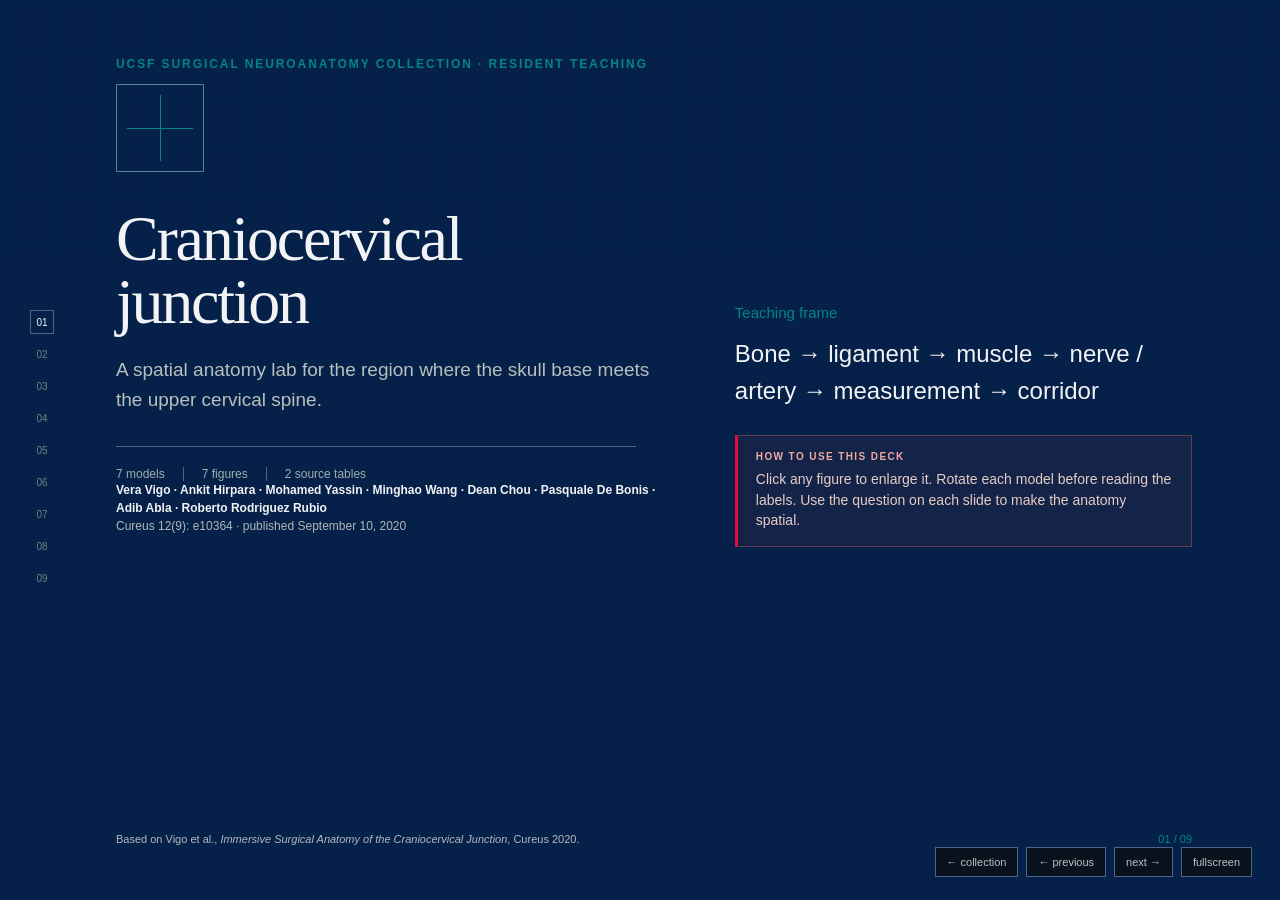
<file: articles/craniocervical-junction/index.html>
<!doctype html>
<html lang="en">
<head>
  <meta charset="utf-8" />
  <meta name="viewport" content="width=device-width, initial-scale=1" />
  <title>Craniocervical Junction — UCSF Surgical Neuroanatomy Collection</title>
  <link rel="stylesheet" href="styles/root.css" />
  <style>
    .figure-media { background:#070d11; }
    .figure-button { display:block; width:100%; height:100%; padding:0; border:0; background:transparent; cursor:zoom-in; }
    .figure-button img { width:100%; height:100%; object-fit:contain !important; }
    .figure-hint { position:absolute;right:14px;bottom:12px;z-index:2;padding:6px 8px;background:rgba(7,13,16,.82);color:#c8d5d2;font:10px var(--font-mono);border:1px solid rgba(159,212,209,.28); }
    .slide-content { min-height:0; }
    .three-pane { display:grid; grid-template-columns:1fr 1fr 1.15fr; gap:16px; min-height:0; }
    .three-pane > * { min-width:0; min-height:0; }
    .table-panel { min-height:0; overflow:hidden; border:1px solid var(--color-border); background:#0d171d; }
    .table-panel h3 { padding:14px 16px 8px; margin:0; }
    .table-scroll { height:calc(100% - 42px); overflow:auto; }
    table { width:100%; border-collapse:collapse; font-size:10.5px; line-height:1.25; }
    th { position:sticky; top:0; z-index:1; padding:8px 9px; text-align:left; color:var(--color-primary); background:#122129; font:600 9px var(--font-mono); letter-spacing:.08em; text-transform:uppercase; }
    td { padding:8px 9px; vertical-align:top; border-top:1px solid #26363d; color:#c6cfcc; }
    td:first-child { color:var(--color-bone); font-weight:600; }
    .compact-list { margin-top:20px; display:grid; gap:10px; }
    .compact-list p { margin:0; padding-bottom:10px; border-bottom:1px solid var(--color-border); color:#c6cfcc; font-size:14px; line-height:1.32; }
    .compact-list b { color:var(--color-bone); }
    .source-box { border-top:1px solid var(--color-border); padding-top:17px; margin-top:22px; }
    .lightbox { display:none; position:fixed; inset:0; z-index:50; align-items:center; justify-content:center; padding:2vh 2vw; background:rgba(2,6,8,.97); }
    .lightbox.open { display:flex; }
    .lightbox img { width:96vw; height:92vh; max-width:none; max-height:none; object-fit:contain; border:1px solid #46575c; box-shadow:0 24px 80px #000; }
    .lightbox .close { position:fixed; top:22px; right:28px; padding:8px 12px; border:1px solid #56676a; background:#0b151a; color:#dbe3df; cursor:pointer; font:12px var(--font-mono); }
    .lightbox .lightbox-caption { position:fixed; left:3vw; bottom:18px; color:#adbab7; font:11px var(--font-mono); }
    .author-list { max-width:620px; color:#aeb9b6; font-size:12px; line-height:1.5; }
    .author-list b { color:var(--color-bone); }
    .conclusion { max-width:960px; font-size:22px; line-height:1.42; color:#cbd3cf; }
    .conclusion strong { color:var(--color-bone); font-weight:500; }
    .cover-grid { display:grid; grid-template-columns:1.1fr .9fr; align-items:end; gap:60px; height:100%; }
    .cover-rule { width:100%; max-width:520px; height:1px; background:var(--color-border); margin:32px 0 20px; }
    .five { display:grid; grid-template-columns:repeat(5,1fr); gap:14px; margin-top:28px; }
    .five div { border-top:2px solid var(--color-accent); padding-top:12px; color:var(--color-bone); font:15px var(--font-mono); }
    @media (max-width:1100px){ .three-pane{grid-template-columns:1fr 1fr}.three-pane .table-panel{grid-column:1/-1;height:300px}.cover-grid{grid-template-columns:1fr}.five{grid-template-columns:repeat(3,1fr)} }
  </style>
</head>
<body class="deck-shell presentation">
  <main class="deck" id="deck" aria-label="Craniocervical junction teaching presentation">
    <section class="slide active" data-title="Opening">
      <div class="cover-grid">
        <div>
          <p class="eyebrow">UCSF Surgical Neuroanatomy Collection · resident teaching</p>
          <div class="title-mark" aria-hidden="true"></div>
          <h1>Craniocervical<br />junction</h1>
          <p class="lede">A spatial anatomy lab for the region where the skull base meets the upper cervical spine.</p>
          <div class="cover-rule"></div>
          <div class="title-meta"><span>7 models</span><span>7 figures</span><span>2 source tables</span></div>
          <p class="author-list"><b>Vera Vigo · Ankit Hirpara · Mohamed Yassin · Minghao Wang · Dean Chou · Pasquale De Bonis · Adib Abla · Roberto Rodriguez Rubio</b><br />Cureus 12(9): e10364 · published September 10, 2020</p>
        </div>
        <div>
          <p class="question">Teaching frame</p>
          <p class="lede" style="font-size:24px;color:var(--color-bone)">Bone → ligament → muscle → nerve / artery → measurement → corridor</p>
          <div class="look"><b>How to use this deck</b> Click any figure to enlarge it. Rotate each model before reading the labels. Use the question on each slide to make the anatomy spatial.</div>
        </div>
      </div>
      <div class="footer"><span>Based on Vigo et al., <i>Immersive Surgical Anatomy of the Craniocervical Junction</i>, Cureus 2020.</span><span class="slide-number">01 / 09</span></div>
    </section>

    <section class="slide" data-title="Occipital bone">
      <div><p class="eyebrow">01 · Bone</p><h2>The occiput sets<br />the cranial boundary.</h2></div>
      <div class="slide-content two-col">
        <div class="media figure-media"><span class="model-tag">figure 1 · click to enlarge</span><button class="figure-button" data-full="assets/images/full-fig01-occipital.png" aria-label="Enlarge Figure 1"><img src="assets/images/full-fig01-occipital.png" alt="Multi-view figure of occipital bone anatomy" /></button><span class="figure-hint">↗ enlarge</span></div>
        <div class="media"><span class="model-tag">interactive model 1</span><iframe title="Occipital bone volumetric model" loading="lazy" allow="autoplay; fullscreen; xr-spatial-tracking" allowfullscreen data-src="https://sketchfab.com/models/1ee6ff7bb0f44d35b811d071c8544408/embed?ui_theme=dark&ui_infos=0"></iframe></div>
      </div>
      <div class="footer"><span><b>Concept:</b> condyles articulate with C1; the foramen magnum is the central corridor; the hypoglossal canal and jugular process define lateral boundaries.</span><span class="slide-number">02 / 09</span></div>
    </section>

    <section class="slide" data-title="Atlas">
      <div><p class="eyebrow">02 · Bone + danger zone</p><h2>C1 is a ring—<br />but its posterior arch is not empty.</h2></div>
      <div class="slide-content two-col">
        <div class="media figure-media"><span class="model-tag">figure 2 · click to enlarge</span><button class="figure-button" data-full="assets/images/full-fig02-atlas.png" aria-label="Enlarge Figure 2"><img src="assets/images/full-fig02-atlas.png" alt="Multi-view figure of atlas anatomy" /></button><span class="figure-hint">↗ enlarge</span></div>
        <div class="media"><span class="model-tag">interactive model 2</span><iframe title="Atlas volumetric model" loading="lazy" allow="autoplay; fullscreen; xr-spatial-tracking" allowfullscreen data-src="https://sketchfab.com/models/c839c1bbc3e8468eacb49190d7c7f3f5/embed?ui_theme=dark&ui_infos=0"></iframe></div>
      </div>
      <div class="footer"><span><b>Concept:</b> the V3 vertebral artery occupies the posterior-arch groove; the C1 dorsal ramus travels anterior to it. Check for ponticulus posticus and other variants.</span><span class="slide-number">03 / 09</span></div>
    </section>

    <section class="slide" data-title="Axis and dens">
      <div><p class="eyebrow">03 · Bone + pivot</p><h2>C2 gives the<br />junction its pivot.</h2></div>
      <div class="slide-content two-col">
        <div class="media figure-media"><span class="model-tag">figure 3 · click to enlarge</span><button class="figure-button" data-full="assets/images/full-fig03-axis.png" aria-label="Enlarge Figure 3"><img src="assets/images/full-fig03-axis.png" alt="Multi-view figure of axis anatomy" /></button><span class="figure-hint">↗ enlarge</span></div>
        <div class="media"><span class="model-tag">interactive model 3</span><iframe title="Axis volumetric model" loading="lazy" allow="autoplay; fullscreen; xr-spatial-tracking" allowfullscreen data-src="https://sketchfab.com/models/9aea7242553d427fb2680bd9d81ba48b/embed?ui_theme=dark&ui_infos=0"></iframe></div>
      </div>
      <div class="footer"><span><b>Concept:</b> the dens articulates with the C1 anterior arch; the transverse ligament constrains it; the atlas rotates around it.</span><span class="slide-number">04 / 09</span></div>
    </section>

    <section class="slide" data-title="Ligaments">
      <div><p class="eyebrow">04 · Stability</p><h2>Motion is earned<br />by restraint.</h2></div>
      <div class="slide-content three-pane">
        <div class="media figure-media"><span class="model-tag">figure 4 · click to enlarge</span><button class="figure-button" data-full="assets/images/full-fig04-ligaments.png" aria-label="Enlarge Figure 4"><img src="assets/images/full-fig04-ligaments.png" alt="Multi-view figure of CCJ ligaments" /></button><span class="figure-hint">↗ enlarge</span></div>
        <div class="media"><span class="model-tag">interactive model 4</span><iframe title="Anterior ligaments of the CCJ model" loading="lazy" allow="autoplay; fullscreen; xr-spatial-tracking" allowfullscreen data-src="https://sketchfab.com/models/c4e9b8f578ea414db9b05fb69b9838bb/embed?ui_theme=dark&ui_infos=0"></iframe></div>
        <div class="table-panel"><h3>Table 1 · ligaments</h3><div class="table-scroll"><table><thead><tr><th>Structure</th><th>Attachment / function</th></tr></thead><tbody>
          <tr><td>Transverse</td><td>Dens ↔ posterior anterior arch of C1; main atlantoaxial stabilizer.</td></tr>
          <tr><td>Alar</td><td>Dens ↔ skull base; limits excessive rotation.</td></tr>
          <tr><td>Transverse occipital</td><td>Occipital condyles across foramen magnum; supports flexion and rotation.</td></tr>
          <tr><td>Barkow</td><td>Anterior occipital condyles around dens; minimizes atlantoaxial extension.</td></tr>
          <tr><td>Apical</td><td>Dens ↔ basion; contributes minimal atlantoaxial stabilization.</td></tr>
          <tr><td>Tectorial membrane</td><td>Clivus ↔ axis; limits atlantooccipital extension and atlantoaxial flexion.</td></tr>
          <tr><td>Posterior atlanto-occipital</td><td>Posterior C1 arch ↔ foramen magnum; minimal CCJ stability.</td></tr>
          <tr><td>Accessory atlanto-axial</td><td>Dorsal axis ↔ posterior transverse ligament; limits axial rotation.</td></tr>
          <tr><td>Anterior atlanto-occipital</td><td>Anterior C1 arch ↔ anterior foramen magnum; limits extension.</td></tr>
          <tr><td>Anterior atlanto-axial</td><td>Inferior anterior C1 arch ↔ anterior axis body; limits extension.</td></tr>
          <tr><td>Lateral atlanto-occipital</td><td>C1 transverse process ↔ jugular occiput; limits lateral flexion.</td></tr>
        </tbody></table></div></div>
      </div>
      <div class="footer"><span><b>Resident question:</b> Which structure checks translation, and which structures check rotation?</span><span class="slide-number">05 / 09</span></div>
    </section>

    <section class="slide" data-title="Muscles and triangles">
      <div><p class="eyebrow">05 · Layered dissection</p><h2>Use the muscles<br />as a surgical map.</h2></div>
      <div class="slide-content three-pane">
        <div class="media figure-media"><span class="model-tag">figure 5 · click to enlarge</span><button class="figure-button" data-full="assets/images/full-fig05-muscles.png" aria-label="Enlarge Figure 5"><img src="assets/images/full-fig05-muscles.png" alt="Multi-view figure of CCJ muscles" /></button><span class="figure-hint">↗ enlarge</span></div>
        <div class="media"><span class="model-tag">interactive model 5</span><iframe title="CCJ muscles and layered anatomy model" loading="lazy" allow="autoplay; fullscreen; xr-spatial-tracking" allowfullscreen data-src="https://sketchfab.com/models/b566156f58cf4f5bba6029f14168b4b9/embed?ui_theme=dark&ui_infos=0"></iframe></div>
        <div class="table-panel"><h3>Table 2 · muscles</h3><div class="table-scroll"><table><thead><tr><th>Muscle</th><th>Origin → insertion</th><th>Function</th></tr></thead><tbody>
          <tr><td>Rectus capitis posterior major</td><td>C2 spinous process → lateral inferior nuchal line</td><td>Rotation and extension.</td></tr>
          <tr><td>Rectus capitis posterior minor</td><td>C1 posterior arch → medial inferior nuchal line</td><td>Backward extension.</td></tr>
          <tr><td>Obliquus capitis superior</td><td>C1 transverse process → lateral inferior nuchal line</td><td>Extension / ipsilateral flexion.</td></tr>
          <tr><td>Obliquus capitis inferior</td><td>C2 spinous process → C1 transverse process</td><td>Rotates head and C1.</td></tr>
          <tr><td>Semispinalis capitis</td><td>C5–C8 articular + T1–T6 transverse processes → between nuchal lines</td><td>Extension and horizontal rotation.</td></tr>
          <tr><td>Trapezius</td><td>Superior nuchal line → clavicle / scapula</td><td>Scapular movement and stabilization.</td></tr>
          <tr><td>Splenius capitis</td><td>C7 spinous process → mastoid</td><td>Rotation and neck flexion.</td></tr>
          <tr><td>Longissimus capitis</td><td>T1–T4 transverse processes → mastoid</td><td>Extension and rotation.</td></tr>
          <tr><td>Sternocleidomastoid</td><td>Manubrium / clavicle → mastoid / superior nuchal line</td><td>Cervical rotation and flexion.</td></tr>
          <tr><td>Longus capitis</td><td>C3–C6 transverse processes → basilar occiput</td><td>Neck flexion.</td></tr>
          <tr><td>Longus colli</td><td>C3–C6 transverse + C5–T3 bodies → C1 arch / C2–C6</td><td>Cervical flexion.</td></tr>
          <tr><td>Scalenes</td><td>C2–C7 transverse processes → first / second ribs</td><td>Lateral flexion and rib elevation.</td></tr>
        </tbody></table></div></div>
      </div>
      <div class="footer"><span><b>Resident question:</b> Name the boundaries of the suboccipital triangle before naming its contents.</span><span class="slide-number">06 / 09</span></div>
    </section>

    <section class="slide" data-title="Neurovascular anatomy">
      <div><p class="eyebrow">06 · Neurovascular</p><h2>Trace the artery<br />through the whole corridor.</h2></div>
      <div class="slide-content two-col">
        <div class="media figure-media"><span class="model-tag">figure 6 · click to enlarge</span><button class="figure-button" data-full="assets/images/full-fig06-neurovascular.png" aria-label="Enlarge Figure 6"><img src="assets/images/full-fig06-neurovascular.png" alt="Multi-view figure of CCJ neurovascular anatomy" /></button><span class="figure-hint">↗ enlarge</span></div>
        <div class="media"><span class="model-tag">interactive model 6</span><iframe title="Neurovascular CCJ model" loading="lazy" allow="autoplay; fullscreen; xr-spatial-tracking" allowfullscreen data-src="https://sketchfab.com/models/3fc71731e1ce4012848120b767f21e43/embed?ui_theme=dark&ui_infos=0"></iframe></div>
      </div>
      <div class="footer"><span><b>Concept:</b> V1 preforaminal → V2 foraminal → V3 atlantic around C1 → V4 intradural. Keep C1, C2, occipital, and cervical plexus structures in the same spatial map.</span><span class="slide-number">07 / 09</span></div>
    </section>

    <section class="slide" data-title="Morphometrics and approach">
      <div><p class="eyebrow">07 · Imaging + corridor</p><h2>Measure the relationships<br />that change the plan.</h2></div>
      <div class="slide-content two-col">
        <div class="media figure-media"><span class="model-tag">figure 7 · click to enlarge</span><button class="figure-button" data-full="assets/images/full-fig07-morphometrics.png" aria-label="Enlarge Figure 7"><img src="assets/images/full-fig07-morphometrics.png" alt="Craniocervical junction morphometric lines and angles" /></button><span class="figure-hint">↗ enlarge</span></div>
        <div class="media"><span class="model-tag">interactive model 7 · surgical lines</span><iframe title="CCJ surgical lines model" loading="lazy" allow="autoplay; fullscreen; xr-spatial-tracking" allowfullscreen data-src="https://sketchfab.com/models/dbb8ff2b1b59429984b95032a09f7dc1/embed?ui_theme=dark&ui_infos=0"></iframe></div>
      </div>
      <div class="footer"><span><b>Concept:</b> group measurements by decision—settling (Chamberlain / McGregor / Ranawat / Redlund–Johnell), foramen magnum (McRae), clivus–canal (Wackenheim), alignment, instability (Power’s ratio), and access geometry.</span><span class="slide-number">08 / 09</span></div>
    </section>

    <section class="slide" data-title="Article source">
      <div><p class="eyebrow">08 · Source</p><h2>Article source</h2></div>
      <div class="slide-content" style="display:flex;align-items:center;justify-content:center">
        <div class="media figure-media" style="width:min(880px,90vw);height:430px"><span class="model-tag">article source</span><div style="padding:48px;display:flex;flex-direction:column;justify-content:center;height:100%"><p class="eyebrow">Vigo et al. · Cureus 2020</p><h3 style="font:400 42px/1.08 var(--font-display);color:var(--color-bone);margin-bottom:26px">Immersive Surgical Anatomy of the Craniocervical Junction</h3><div class="source-box small"><a href="https://www.cureus.com/articles/40530-immersive-surgical-anatomy-of-the-craniocervical-junction" target="_blank" rel="noopener">Open the article ↗</a><br /><a href="https://pmc.ncbi.nlm.nih.gov/articles/PMC7549867/" target="_blank" rel="noopener">Open full-text media ↗</a></div></div></div>
      </div>
      <div class="footer"><span>Primary article and open-access media source.</span><span class="slide-number">09 / 09</span></div>
    </section>
  </main>

  <nav class="nav" id="nav" aria-label="Slide navigation"></nav>
  <div class="controls" aria-label="Presentation controls"><a href="../../index.html" style="padding:8px 11px;border:1px solid var(--color-border);background:rgba(10,16,21,.82);color:#b8c4c1;font:11px var(--font-mono);text-decoration:none">← collection</a><button id="prev" type="button">← previous</button><button id="next" type="button">next →</button><button id="fullscreen" type="button">fullscreen</button></div>
  <div class="lightbox" id="lightbox" role="dialog" aria-modal="true" aria-label="Enlarged figure"><button class="close" id="closeLightbox" type="button">close ×</button><img id="lightboxImage" alt="" /><div class="lightbox-caption" id="lightboxCaption"></div></div>

  <script>
    (() => {
      const slides = [...document.querySelectorAll('.slide')];
      const nav = document.getElementById('nav');
      let index = 0;
      slides.forEach((slide, i) => { const b=document.createElement('button'); b.type='button'; b.textContent=String(i+1).padStart(2,'0'); b.title=slide.dataset.title||`Slide ${i+1}`; b.addEventListener('click',()=>show(i)); nav.appendChild(b); });
      const buttons=[...nav.querySelectorAll('button')];
      function show(i){ index=Math.max(0,Math.min(slides.length-1,i)); slides.forEach((s,n)=>s.classList.toggle('active',n===index)); buttons.forEach((b,n)=>b.classList.toggle('active',n===index)); slides[index].querySelectorAll('iframe[data-src]').forEach(frame=>{frame.src=frame.dataset.src; frame.removeAttribute('data-src');}); history.replaceState(null,'',`#${index+1}`); }
      document.getElementById('prev').addEventListener('click',()=>show(index-1)); document.getElementById('next').addEventListener('click',()=>show(index+1)); document.getElementById('fullscreen').addEventListener('click',()=>document.documentElement.requestFullscreen?.());
      document.addEventListener('keydown',e=>{ if(['ArrowRight','PageDown',' '].includes(e.key)){e.preventDefault();show(index+1);} if(['ArrowLeft','PageUp'].includes(e.key)){e.preventDefault();show(index-1);} if(e.key==='Home')show(0); if(e.key==='End')show(slides.length-1); if(e.key==='Escape')closeBox(); });
      const box=document.getElementById('lightbox'), image=document.getElementById('lightboxImage'), caption=document.getElementById('lightboxCaption');
      function openBox(button){ image.src=button.dataset.full; image.alt=button.querySelector('img')?.alt||''; caption.textContent=image.alt+' · click outside or press Escape to close'; box.classList.add('open'); document.getElementById('closeLightbox').focus(); }
      function closeBox(){ box.classList.remove('open'); image.src=''; }
      document.querySelectorAll('.figure-button').forEach(b=>{b.addEventListener('click',()=>openBox(b)); b.addEventListener('keydown',e=>{if(e.key==='Enter'||e.key===' '){e.preventDefault();openBox(b);}});});
      document.getElementById('closeLightbox').addEventListener('click',closeBox); box.addEventListener('click',e=>{if(e.target===box)closeBox();});
      const requested=Number(location.hash.slice(1)); if(requested>=1&&requested<=slides.length)index=requested-1; show(index);
    })();
  </script>
</body>
</html>
</file>
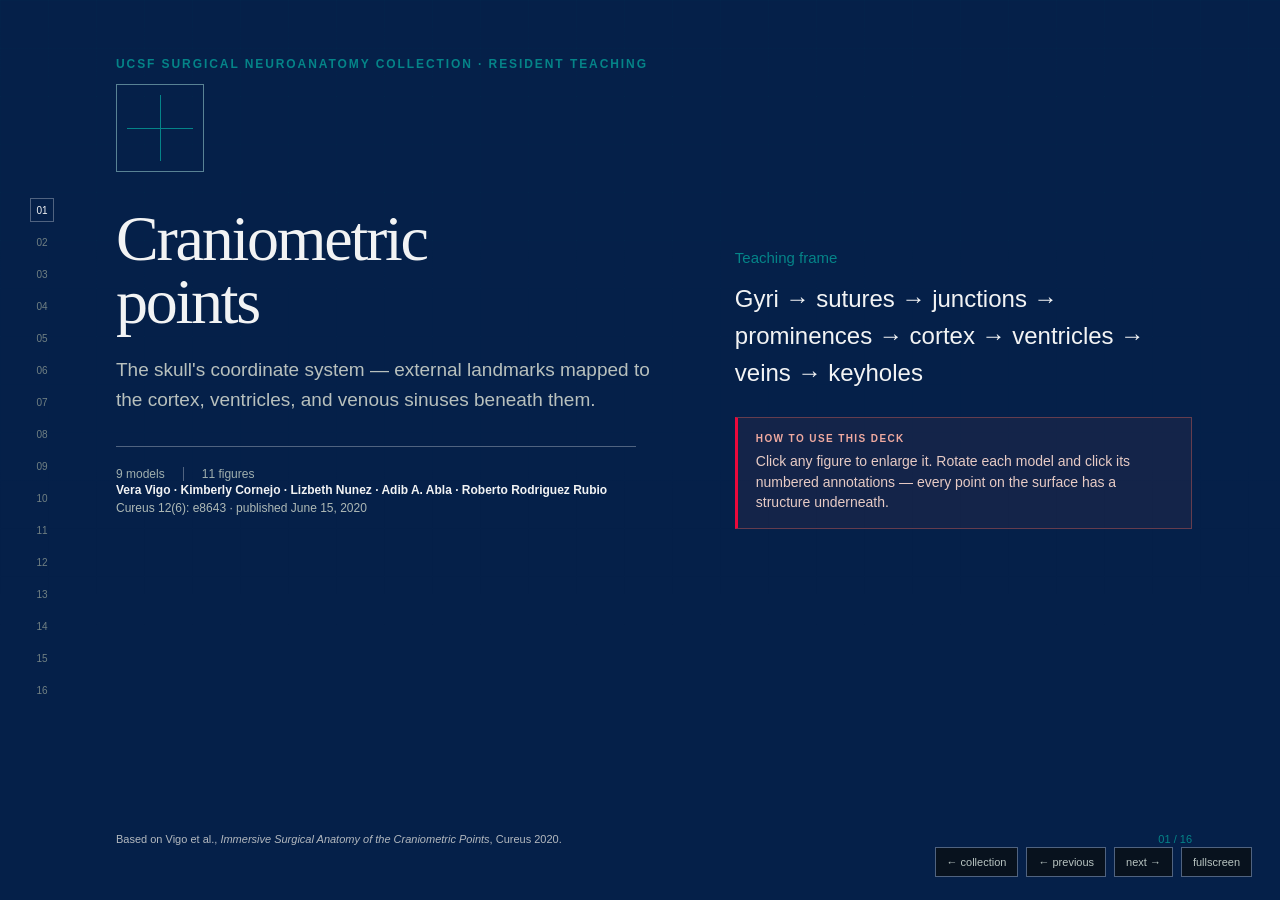
<file: articles/craniometric-points/index.html>
<!doctype html>
<html lang="en">
<head>
  <meta charset="utf-8" />
  <meta name="viewport" content="width=device-width, initial-scale=1" />
  <title>Craniometric Points — UCSF Surgical Neuroanatomy Collection</title>
  <link rel="stylesheet" href="styles/root.css" />
  <style>
    .figure-media { background:#070d11; }
    .figure-button { display:block; width:100%; height:100%; padding:0; border:0; background:transparent; cursor:zoom-in; }
    .figure-button img { width:100%; height:100%; object-fit:contain !important; }
    .figure-hint { position:absolute;right:14px;bottom:12px;z-index:2;padding:6px 8px;background:rgba(7,13,16,.82);color:#c8d5d2;font:10px var(--font-mono);border:1px solid rgba(159,212,209,.28); }
    .slide-content { min-height:0; }
    .source-box { border-top:1px solid var(--color-border); padding-top:17px; margin-top:22px; }
    .lightbox { display:none; position:fixed; inset:0; z-index:50; align-items:center; justify-content:center; padding:2vh 2vw; background:rgba(2,6,8,.97); }
    .lightbox.open { display:flex; }
    .lightbox img { width:96vw; height:92vh; max-width:none; max-height:none; object-fit:contain; border:1px solid #46575c; box-shadow:0 24px 80px #000; }
    .lightbox .close { position:fixed; top:22px; right:28px; padding:8px 12px; border:1px solid #56676a; background:#0b151a; color:#dbe3df; cursor:pointer; font:12px var(--font-mono); }
    .lightbox .lightbox-caption { position:fixed; left:3vw; bottom:18px; color:#adbab7; font:11px var(--font-mono); }
    .author-list { max-width:620px; color:#aeb9b6; font-size:12px; line-height:1.5; }
    .author-list b { color:var(--color-bone); }
    .cover-grid { display:grid; grid-template-columns:1.1fr .9fr; align-items:end; gap:60px; height:100%; }
    .cover-rule { width:100%; max-width:520px; height:1px; background:var(--color-border); margin:32px 0 20px; }
    .single { display:grid; grid-template-columns:1fr; min-height:0; }
    .single .media { min-height:0; }
    .with-side { display:grid; grid-template-columns:1.5fr .8fr; gap:24px; min-height:0; }
    .with-side .side { align-self:center; }
    .pos-grid { display:grid; gap:14px; }
    .pos-grid .measure { border-bottom:1px solid var(--color-border); }
    @media (max-width:1100px){ .cover-grid{grid-template-columns:1fr}.with-side{grid-template-columns:1fr} }
  </style>
</head>
<body class="deck-shell presentation">
  <main class="deck" id="deck" aria-label="Craniometric points teaching presentation">

    <section class="slide active" data-title="Opening">
      <div class="cover-grid">
        <div>
          <p class="eyebrow">UCSF Surgical Neuroanatomy Collection · resident teaching</p>
          <div class="title-mark" aria-hidden="true"></div>
          <h1>Craniometric<br />points</h1>
          <p class="lede">The skull's coordinate system — external landmarks mapped to the cortex, ventricles, and venous sinuses beneath them.</p>
          <div class="cover-rule"></div>
          <div class="title-meta"><span>9 models</span><span>11 figures</span></div>
          <p class="author-list"><b>Vera Vigo · Kimberly Cornejo · Lizbeth Nunez · Adib A. Abla · Roberto Rodriguez Rubio</b><br />Cureus 12(6): e8643 · published June 15, 2020</p>
        </div>
        <div>
          <p class="question">Teaching frame</p>
          <p class="lede" style="font-size:24px;color:var(--color-bone)">Gyri → sutures → junctions → prominences → cortex → ventricles → veins → keyholes</p>
          <div class="look"><b>How to use this deck</b> Click any figure to enlarge it. Rotate each model and click its numbered annotations — every point on the surface has a structure underneath.</div>
        </div>
      </div>
      <div class="footer"><span>Based on Vigo et al., <i>Immersive Surgical Anatomy of the Craniometric Points</i>, Cureus 2020.</span><span class="slide-number">01 / 16</span></div>
    </section>

    <section class="slide" data-title="Cortical gyri">
      <div><p class="eyebrow">01 · Cortical orientation — figure 1 + model 1</p><h2>Name the gyri<br />first.</h2></div>
      <div class="slide-content split-media">
        <div class="media figure-media"><span class="model-tag">figure 1 · main cortical gyri</span><button class="figure-button" data-full="assets/images/fig-i01.jpg" aria-label="Enlarge Figure 1"><img src="assets/images/fig-i01.jpg" alt="Overview of the main cortical gyri: lateral and medial surfaces of the brain" /></button><span class="figure-hint">↗ enlarge</span></div>
        <div class="media"><span class="model-tag">interactive model 1 · sulci and gyri of the left hemisphere</span><iframe title="Sulci and gyri of the left hemisphere model" loading="lazy" allow="autoplay; fullscreen; xr-spatial-tracking" allowfullscreen data-src="https://sketchfab.com/models/216d50de44084049800ac0d548fb51b5/embed?ui_theme=dark&ui_infos=0"></iframe></div>
      </div>
      <div class="footer"><span><b>Concept:</b> craniometry only works if the cortical targets are familiar — the lateral and medial gyri are the end points every surface landmark points to.</span><span class="slide-number">02 / 16</span></div>
    </section>

    <section class="slide" data-title="Sutures">
      <div><p class="eyebrow">02 · Sutures — figure 2 + model 2</p><h2>Sutures are<br />the grid.</h2></div>
      <div class="slide-content split-media">
        <div class="media figure-media"><span class="model-tag">figure 2 · sutures, junctions, prominences</span><button class="figure-button" data-full="assets/images/fig-i02.jpg" aria-label="Enlarge Figure 2"><img src="assets/images/fig-i02.jpg" alt="Overview of the main sutures, suture junction points, and prominences of the human skull in anterior, lateral, superior, and posterior views" /></button><span class="figure-hint">↗ enlarge</span></div>
        <div class="media"><span class="model-tag">interactive model 2 · sutures and craniometric points</span><iframe title="Skull with labeled sutures and craniometric points of the exocranial and endocranial surfaces model" loading="lazy" allow="autoplay; fullscreen; xr-spatial-tracking" allowfullscreen data-src="https://sketchfab.com/models/c082f0db5e2b4da7b0568e32cedee2a1/embed?ui_theme=dark&ui_infos=0"></iframe></div>
      </div>
      <div class="footer"><span><b>Concept:</b> coronal, sagittal, squamosal, lambdoid, and the three anterolateral sutures — the coronal can be palpated through the scalp as a subtle depression.</span><span class="slide-number">03 / 16</span></div>
    </section>

    <section class="slide" data-title="Points on the skin">
      <div><p class="eyebrow">03 · Suture junctions — figure 3 + model 3</p><h2>Points you can<br />draw on skin.</h2></div>
      <div class="slide-content split-media">
        <div class="media figure-media"><span class="model-tag">figure 3 · craniometric points on the skin</span><button class="figure-button" data-full="assets/images/fig-i03.jpg" aria-label="Enlarge Figure 3"><img src="assets/images/fig-i03.jpg" alt="Principal craniometric points depicted on the skin: superior and posterior views of the head" /></button><span class="figure-hint">↗ enlarge</span></div>
        <div class="media"><span class="model-tag">interactive model 3 · surgical craniometric points with lengths</span><iframe title="Skull with the main craniometric points and their respective lengths model" loading="lazy" allow="autoplay; fullscreen; xr-spatial-tracking" allowfullscreen data-src="https://sketchfab.com/models/18da05b1ba844217a7970ea6082d8538/embed?ui_theme=dark&ui_infos=0"></iframe></div>
      </div>
      <div class="footer"><span><b>Concept:</b> bregma, lambda, stephanion, euryon, inion — the precentral gyrus lies ~4.5 cm posterior to bregma; the superior Rolandic point, 5 cm behind it on the sagittal suture.</span><span class="slide-number">04 / 16</span></div>
    </section>

    <section class="slide" data-title="Osteometric distances">
      <div><p class="eyebrow">04 · Prominences — figure 4</p><h2>Measure<br />the skull.</h2></div>
      <div class="slide-content with-side">
        <div class="media figure-media"><span class="model-tag">figure 4 · osteometric points and prominences</span><button class="figure-button" data-full="assets/images/fig-i04.jpg" aria-label="Enlarge Figure 4"><img src="assets/images/fig-i04.jpg" alt="Osteometric points and prominences of the human skull with mean distances of the main craniometric points" /></button><span class="figure-hint">↗ enlarge</span></div>
        <div class="side">
          <p class="question">Distances worth memorizing</p>
          <div class="pos-grid">
            <div class="measure"><strong>12–14 cm</strong><span>nasion → bregma</span></div>
            <div class="measure"><strong>13 cm</strong><span>bregma → lambda, along the sagittal suture</span></div>
            <div class="measure"><strong>24–26 cm</strong><span>nasion → lambda</span></div>
            <div class="measure"><strong>~17 cm</strong><span>glabella → opisthocranion — the skull's length</span></div>
          </div>
        </div>
      </div>
      <div class="footer"><span><b>Concept:</b> the nasion sits at the axial level of the corpus callosum; the opisthocranion marks the plane of the calcarine fissure and primary visual cortex.</span><span class="slide-number">05 / 16</span></div>
    </section>

    <section class="slide" data-title="Dural exposure">
      <div><p class="eyebrow">05 · Cranial windows — model 4</p><h2>Windows to<br />the dura.</h2></div>
      <div class="slide-content single">
        <div class="media"><span class="model-tag">interactive model 4 · dural exposure</span><iframe title="Specimen with monolateral cranial windows exposing the dura and annotated craniometric points model" loading="lazy" allow="autoplay; fullscreen; xr-spatial-tracking" allowfullscreen data-src="https://sketchfab.com/models/1b1a9600cc7443bd999ae7b76d38c9ee/embed?ui_theme=dark&ui_infos=0"></iframe></div>
      </div>
      <div class="footer"><span><b>Concept:</b> the pterion stands over the anterior branch of the middle meningeal artery and the Sylvian fissure — and the STL marks the superior limit of the inferior frontal gyrus.</span><span class="slide-number">06 / 16</span></div>
    </section>

    <section class="slide" data-title="Cortical exposure">
      <div><p class="eyebrow">06 · Cortical correlation — model 5</p><h2>Open the dura,<br />keep the map.</h2></div>
      <div class="slide-content single">
        <div class="media"><span class="model-tag">interactive model 5 · cortical exposure</span><iframe title="Specimen with bilateral window dissections, dura opened, principal cortical points and their representation on the skull surface model" loading="lazy" allow="autoplay; fullscreen; xr-spatial-tracking" allowfullscreen data-src="https://sketchfab.com/models/1ff1298b03c64e2dba526fa765b12278/embed?ui_theme=dark&ui_infos=0"></iframe></div>
      </div>
      <div class="footer"><span><b>Concept:</b> bilateral windows with the dura opened — each annotated cortical point is projected back onto the skull surface, so the correlation is visible in both directions.</span><span class="slide-number">07 / 16</span></div>
    </section>

    <section class="slide" data-title="Seven windows">
      <div><p class="eyebrow">07 · Cortical surface — figure 5</p><h2>Seven windows,<br />one map.</h2></div>
      <div class="slide-content with-side">
        <div class="media figure-media"><span class="model-tag">figure 5 · craniometric points and cortical surface</span><button class="figure-button" data-full="assets/images/fig-i05.jpg" aria-label="Enlarge Figure 5"><img src="assets/images/fig-i05.jpg" alt="Relationship of relevant craniometric points and cortical surface structures through seven bony windows outlining the main cranial landmarks" /></button><span class="figure-hint">↗ enlarge</span></div>
        <div class="side">
          <p class="question">The seven windows</p>
          <ul class="bullets">
            <li>Superior frontal, inferior frontal, sphenoidal.</li>
            <li>Superior parietal, inferior parietal.</li>
            <li>Temporal and occipital.</li>
            <li>Each frames a named cortical structure under a named surface point.</li>
          </ul>
        </div>
      </div>
      <div class="footer"><span><b>Concept:</b> the Sylvian fissure's anterior and posterior Sylvian points are the key references for splitting the fissure — and the squamous suture traces its direction.</span><span class="slide-number">08 / 16</span></div>
    </section>

    <section class="slide" data-title="Subcortical structures">
      <div><p class="eyebrow">08 · Ventricular access — figure 6 + model 6</p><h2>Below the cortex,<br />the ventricles.</h2></div>
      <div class="slide-content split-media">
        <div class="media figure-media"><span class="model-tag">figure 6 · subcortical structures</span><button class="figure-button" data-full="assets/images/fig-i06.jpg" aria-label="Enlarge Figure 6"><img src="assets/images/fig-i06.jpg" alt="Subcortical structures and craniometric points: white matter dissection showing the perisylvian network and the body of the lateral ventricle" /></button><span class="figure-hint">↗ enlarge</span></div>
        <div class="media"><span class="model-tag">interactive model 6 · ventricular exposure</span><iframe title="Specimen with bilateral window dissections showing the ventricular system on the left half head model" loading="lazy" allow="autoplay; fullscreen; xr-spatial-tracking" allowfullscreen data-src="https://sketchfab.com/models/fedb7fe231d84298bfa1ad0124dd674a/embed?ui_theme=dark&ui_infos=0"></iframe></div>
      </div>
      <div class="footer"><span><b>Concept:</b> reaching the ventricles means crossing grey and white matter — surface landmarks define the safe corridors in.</span><span class="slide-number">09 / 16</span></div>
    </section>

    <section class="slide" data-title="Keyholes and ventricular access">
      <div><p class="eyebrow">09 · Strategic burr holes — model 7</p><h2>Four named<br />entry points.</h2></div>
      <div class="slide-content with-side">
        <div class="media"><span class="model-tag">interactive model 7 · keyholes and ventricular accesses</span><iframe title="Semitransparent skull depicting the left hemisphere and ventricular system with strategic burr holes model" loading="lazy" allow="autoplay; fullscreen; xr-spatial-tracking" allowfullscreen data-src="https://sketchfab.com/models/356d9b3473bf4df0b64d275c79c04395/embed?ui_theme=dark&ui_infos=0"></iframe></div>
        <div class="side">
          <p class="question">Name the point, name the target</p>
          <ul class="bullets">
            <li><b>Kocher:</b> 11 cm behind nasion, 1–2 cm anterior to the coronal suture, on the midpupillary line → frontal horn.</li>
            <li><b>Keen:</b> 2–3 cm above and behind the pinna → trigone.</li>
            <li><b>Frazier:</b> 6 cm above the inion, 3–4 cm off midline → occipital horn.</li>
            <li><b>Dandy:</b> 3 cm above the inion, 2 cm lateral → occipital horn.</li>
          </ul>
        </div>
      </div>
      <div class="footer"><span><b>Concept:</b> Kocher's precoronal point stays lateral to the sagittal sinus and anterior to the motor strip — 6 cm of catheter reaches the frontal horn.</span><span class="slide-number">10 / 16</span></div>
    </section>

    <section class="slide" data-title="Finding the central sulcus">
      <div><p class="eyebrow">10 · Cortical areas — figure 7 + model 8</p><h2>Three methods,<br />one sulcus.</h2></div>
      <div class="slide-content split-media">
        <div class="media figure-media"><span class="model-tag">figure 7 · central sulcus methods</span><button class="figure-button" data-full="assets/images/fig-i07.jpg" aria-label="Enlarge Figure 7"><img src="assets/images/fig-i07.jpg" alt="Main craniometric methods to identify the central sulcus: Taylor-Haughton, Broca, and Rhoton methods" /></button><span class="figure-hint">↗ enlarge</span></div>
        <div class="media"><span class="model-tag">interactive model 8 · central sulcus and white matter</span><iframe title="Specimen with bilateral window dissections and white matter dissection showing the central sulcus model" loading="lazy" allow="autoplay; fullscreen; xr-spatial-tracking" allowfullscreen data-src="https://sketchfab.com/models/5bd1de65ef9945468264249f73469df8/embed?ui_theme=dark&ui_infos=0"></iframe></div>
      </div>
      <div class="footer"><span><b>Concept:</b> Taylor-Haughton, Broca, and Rhoton all reconstruct the same line — from the superior Rolandic point down to the inferior Rolandic point.</span><span class="slide-number">11 / 16</span></div>
    </section>

    <section class="slide" data-title="Dural sinuses">
      <div><p class="eyebrow">11 · Venous anatomy — figure 8 + model 9</p><h2>The sinuses<br />under the sutures.</h2></div>
      <div class="slide-content split-media">
        <div class="media figure-media"><span class="model-tag">figure 8 · dural sinuses and veins</span><button class="figure-button" data-full="assets/images/fig-i08.jpg" aria-label="Enlarge Figure 8"><img src="assets/images/fig-i08.jpg" alt="Major dural sinuses and veins of the brain: superior sagittal sinus, torcula Herophili, transverse and sigmoid sinuses" /></button><span class="figure-hint">↗ enlarge</span></div>
        <div class="media"><span class="model-tag">interactive model 9 · venous structures</span><iframe title="Hemisected skull showing the relationship between exocranial structures and critical venous structures model" loading="lazy" allow="autoplay; fullscreen; xr-spatial-tracking" allowfullscreen data-src="https://sketchfab.com/models/60b7f2545b6b44ed9b8567bbc9e04c32/embed?ui_theme=dark&ui_infos=0"></iframe></div>
      </div>
      <div class="footer"><span><b>Concept:</b> the superior nuchal line marks the transverse sinus; the transverse sinuses run from the torcula along the inion–asterion line.</span><span class="slide-number">12 / 16</span></div>
    </section>

    <section class="slide" data-title="Sylvian fissure and Labbé">
      <div><p class="eyebrow">12 · Venous anatomy — figure 9</p><h2>Respect the vein<br />of Labbé.</h2></div>
      <div class="slide-content with-side">
        <div class="media figure-media"><span class="model-tag">figure 9 · Sylvian fissure and vein of Labbé</span><button class="figure-button" data-full="assets/images/fig-i09.jpg" aria-label="Enlarge Figure 9"><img src="assets/images/fig-i09.jpg" alt="Sylvian fissure exposed after selective drilling over the squamosal suture, with the course of the vein of Labbé" /></button><span class="figure-hint">↗ enlarge</span></div>
        <div class="side">
          <p class="question">Where does Labbé drain?</p>
          <ul class="bullets">
            <li>Arises from the middle of the Sylvian fissure, descends to the transverse sinus.</li>
            <li>Found 0.8–1.5 cm above the zygomatic arch, 2–5 cm behind the external auditory meatus.</li>
            <li>Joins the tentorial venous group ~7 mm from the superior petrosal sinus.</li>
          </ul>
        </div>
      </div>
      <div class="footer"><span><b>Concept:</b> Trolard crosses the postcentral sulcus 1.2 cm behind the central sulcus; Labbé anchors the posterior Sylvian region — sacrifice neither.</span><span class="slide-number">13 / 16</span></div>
    </section>

    <section class="slide" data-title="Asterion">
      <div><p class="eyebrow">13 · Posterolateral keyhole — figure 10</p><h2>The asterion<br />lies.</h2></div>
      <div class="slide-content with-side">
        <div class="media figure-media"><span class="model-tag">figure 10 · asterion and transverse-sigmoid junction</span><button class="figure-button" data-full="assets/images/fig-i10.jpg" aria-label="Enlarge Figure 10"><img src="assets/images/fig-i10.jpg" alt="Overview of the asterion and the transverse-sigmoid sinus junction in posterolateral, interior, and inferior skull views" /></button><span class="figure-hint">↗ enlarge</span></div>
        <div class="side">
          <p class="question">Finding the transverse-sigmoid junction</p>
          <ul class="bullets">
            <li>The asterion overlies the transverse sinus more often than the junction itself.</li>
            <li><b>Ribas:</b> junction 1 cm anterior to the asterion, burr hole edge at the petromastoid line.</li>
            <li><b>Teranishi:</b> burr hole 0.65 cm inferior and 0.65 cm lateral to the asterion.</li>
          </ul>
        </div>
      </div>
      <div class="footer"><span><b>Concept:</b> junction of lambdoid, parietomastoid, and occipitomastoid sutures — the superior limit of the retrosigmoid craniotomy, and the gateway to the occipital artery below.</span><span class="slide-number">14 / 16</span></div>
    </section>

    <section class="slide" data-title="Strategic burr holes">
      <div><p class="eyebrow">14 · Anterolateral keyholes — figure 11</p><h2>One hole,<br />two cavities.</h2></div>
      <div class="slide-content with-side">
        <div class="media figure-media"><span class="model-tag">figure 11 · strategic burr hole positions</span><button class="figure-button" data-full="assets/images/fig-i11.jpg" aria-label="Enlarge Figure 11"><img src="assets/images/fig-i11.jpg" alt="Strategic burr hole positions marked as green spheres on the lateral aspect of the skull" /></button><span class="figure-hint">↗ enlarge</span></div>
        <div class="side">
          <p class="question">The MacCarty keyhole</p>
          <ul class="bullets">
            <li>On the frontosphenoidal suture — 6.8 mm superior and 4.5 mm posterior to the frontozygomatic suture.</li>
            <li>Reveals frontal dura above and periorbita below.</li>
            <li>In the pterional approach: 5–6 mm posterior to the three-suture junction.</li>
          </ul>
        </div>
      </div>
      <div class="footer"><span><b>Concept:</b> sutures, prominences, and points have located craniotomy burr holes since the 19th century — the modern keyhole is a measured point, not a guess.</span><span class="slide-number">15 / 16</span></div>
    </section>

    <section class="slide" data-title="Article source">
      <div><p class="eyebrow">15 · Source</p><h2>Article source</h2></div>
      <div class="slide-content" style="display:flex;align-items:center;justify-content:center">
        <div class="media figure-media" style="width:min(880px,90vw);height:430px"><span class="model-tag">article source</span><div style="padding:48px;display:flex;flex-direction:column;justify-content:center;height:100%"><p class="eyebrow">Vigo et al. · Cureus 2020</p><h3 style="font:400 42px/1.08 var(--font-display);color:var(--color-bone);margin-bottom:26px">Immersive Surgical Anatomy of the Craniometric Points</h3><div class="source-box small"><a href="https://www.cureus.com/articles/31561-immersive-surgical-anatomy-of-the-craniometric-points" target="_blank" rel="noopener">Open the article ↗</a><br /><a href="https://pmc.ncbi.nlm.nih.gov/articles/PMC7366040/" target="_blank" rel="noopener">Open full-text media ↗</a><br /><a href="https://sketchfab.com/SBCVL_UCSF" target="_blank" rel="noopener">SBCVL_UCSF on Sketchfab ↗</a></div></div></div>
      </div>
      <div class="footer"><span>Primary article and open-access media source. All nine volumetric models of the article are embedded as interactive models above.</span><span class="slide-number">16 / 16</span></div>
    </section>
  </main>

  <nav class="nav" id="nav" aria-label="Slide navigation"></nav>
  <div class="controls" aria-label="Presentation controls"><a href="../../index.html" style="padding:8px 11px;border:1px solid var(--color-border);background:rgba(10,16,21,.82);color:#b8c4c1;font:11px var(--font-mono);text-decoration:none">← collection</a><button id="prev" type="button">← previous</button><button id="next" type="button">next →</button><button id="fullscreen" type="button">fullscreen</button></div>
  <div class="lightbox" id="lightbox" role="dialog" aria-modal="true" aria-label="Enlarged figure"><button class="close" id="closeLightbox" type="button">close ×</button><img id="lightboxImage" alt="" /><div class="lightbox-caption" id="lightboxCaption"></div></div>

  <script>
    (() => {
      const slides = [...document.querySelectorAll('.slide')];
      const nav = document.getElementById('nav');
      let index = 0;
      slides.forEach((slide, i) => { const b=document.createElement('button'); b.type='button'; b.textContent=String(i+1).padStart(2,'0'); b.title=slide.dataset.title||`Slide ${i+1}`; b.addEventListener('click',()=>show(i)); nav.appendChild(b); });
      const buttons=[...nav.querySelectorAll('button')];
      function show(i){
        index=Math.max(0,Math.min(slides.length-1,i));
        slides.forEach((s,n)=>{ s.classList.toggle('active',n===index); });
        buttons.forEach((b,n)=>b.classList.toggle('active',n===index));
        slides[index].querySelectorAll('iframe[data-src]').forEach(frame=>{frame.src=frame.dataset.src; frame.removeAttribute('data-src');});
        history.replaceState(null,'',`#${index+1}`);
      }
      document.getElementById('prev').addEventListener('click',()=>show(index-1)); document.getElementById('next').addEventListener('click',()=>show(index+1)); document.getElementById('fullscreen').addEventListener('click',()=>document.documentElement.requestFullscreen?.());
      document.addEventListener('keydown',e=>{ if(['ArrowRight','PageDown',' '].includes(e.key)){e.preventDefault();show(index+1);} if(['ArrowLeft','PageUp'].includes(e.key)){e.preventDefault();show(index-1);} if(e.key==='Home')show(0); if(e.key==='End')show(slides.length-1); if(e.key==='Escape')closeBox(); });
      const box=document.getElementById('lightbox'), image=document.getElementById('lightboxImage'), caption=document.getElementById('lightboxCaption');
      function openBox(button){ image.src=button.dataset.full; image.alt=button.querySelector('img')?.alt||''; caption.textContent=image.alt+' · click outside or press Escape to close'; box.classList.add('open'); document.getElementById('closeLightbox').focus(); }
      function closeBox(){ box.classList.remove('open'); image.src=''; }
      document.querySelectorAll('.figure-button').forEach(b=>{b.addEventListener('click',()=>openBox(b)); b.addEventListener('keydown',e=>{if(e.key==='Enter'||e.key===' '){e.preventDefault();openBox(b);}});});
      document.getElementById('closeLightbox').addEventListener('click',closeBox); box.addEventListener('click',e=>{if(e.target===box)closeBox();});
      const requested=Number(location.hash.slice(1)); if(requested>=1&&requested<=slides.length)index=requested-1; show(index);
    })();
  </script>
</body>
</html>
</file>
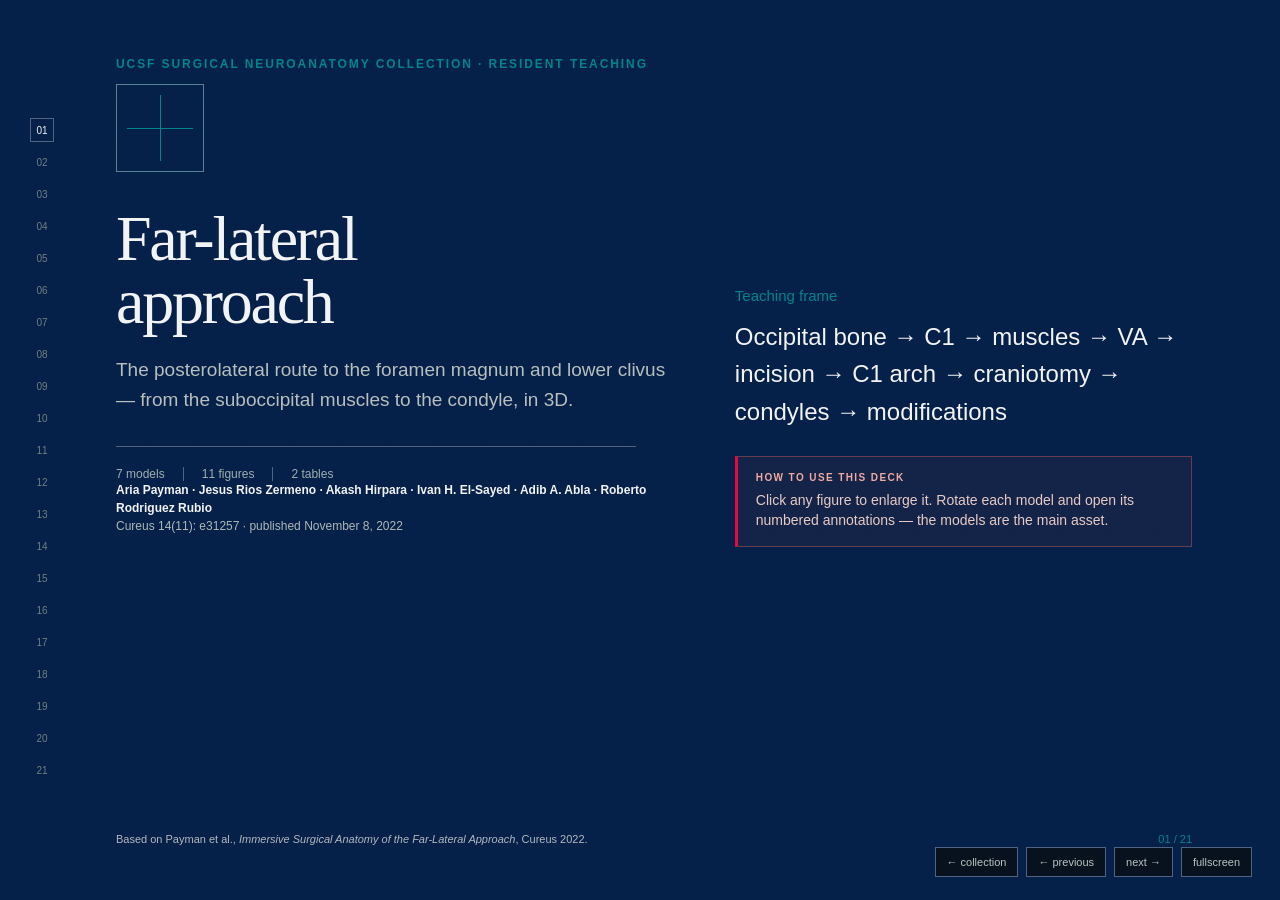
<file: articles/far-lateral-approach/index.html>
<!doctype html>
<html lang="en">
<head>
  <meta charset="utf-8" />
  <meta name="viewport" content="width=device-width, initial-scale=1" />
  <title>Far-Lateral Approach — UCSF Surgical Neuroanatomy Collection</title>
  <link rel="stylesheet" href="styles/root.css" />
  <style>
    .figure-media { background:#070d11; }
    .figure-button { display:block; width:100%; height:100%; padding:0; border:0; background:transparent; cursor:zoom-in; }
    .figure-button img { width:100%; height:100%; object-fit:contain !important; }
    .figure-hint { position:absolute;right:14px;bottom:12px;z-index:2;padding:6px 8px;background:rgba(7,13,16,.82);color:#c8d5d2;font:10px var(--font-mono);border:1px solid rgba(159,212,209,.28); }
    .slide-content { min-height:0; }
    .three-pane { display:grid; grid-template-columns:1fr 1fr 1.15fr; gap:16px; min-height:0; }
    .three-pane > * { min-width:0; min-height:0; }
    .table-panel { min-height:0; overflow:hidden; border:1px solid var(--color-border); background:#0d171d; }
    .table-panel h3 { padding:14px 16px 8px; margin:0; }
    .table-scroll { height:calc(100% - 42px); overflow:auto; }
    table { width:100%; border-collapse:collapse; font-size:11.5px; line-height:1.25; }
    th { position:sticky; top:0; z-index:1; padding:8px 9px; text-align:left; color:var(--color-primary); background:#122129; font:600 9px var(--font-mono); letter-spacing:.08em; text-transform:uppercase; }
    td { padding:8px 9px; vertical-align:top; border-top:1px solid #26363d; color:#c6cfcc; }
    td:first-child { color:var(--color-bone); font-weight:600; }
    .source-box { border-top:1px solid var(--color-border); padding-top:17px; margin-top:22px; }
    .lightbox { display:none; position:fixed; inset:0; z-index:50; align-items:center; justify-content:center; padding:2vh 2vw; background:rgba(2,6,8,.97); }
    .lightbox.open { display:flex; }
    .lightbox img { width:96vw; height:92vh; max-width:none; max-height:none; object-fit:contain; border:1px solid #46575c; box-shadow:0 24px 80px #000; }
    .lightbox .close { position:fixed; top:22px; right:28px; padding:8px 12px; border:1px solid #56676a; background:#0b151a; color:#dbe3df; cursor:pointer; font:12px var(--font-mono); }
    .lightbox .lightbox-caption { position:fixed; left:3vw; bottom:18px; color:#adbab7; font:11px var(--font-mono); }
    .author-list { max-width:640px; color:#aeb9b6; font-size:12px; line-height:1.5; }
    .author-list b { color:var(--color-bone); }
    .cover-grid { display:grid; grid-template-columns:1.1fr .9fr; align-items:end; gap:60px; height:100%; }
    .cover-rule { width:100%; max-width:520px; height:1px; background:var(--color-border); margin:32px 0 20px; }
    .single { display:grid; grid-template-columns:1fr; min-height:0; }
    .single .media { min-height:0; }
    .with-side { display:grid; grid-template-columns:1.5fr .8fr; gap:24px; min-height:0; }
    .with-side .side { align-self:center; }
    .pos-grid { display:grid; gap:14px; }
    .pos-grid .measure { border-bottom:1px solid var(--color-border); }
    @media (max-width:1100px){ .three-pane{grid-template-columns:1fr 1fr}.three-pane .table-panel{grid-column:1/-1;height:300px}.cover-grid{grid-template-columns:1fr}.with-side{grid-template-columns:1fr} }
  </style>
</head>
<body class="deck-shell presentation">
  <main class="deck" id="deck" aria-label="Far-lateral approach teaching presentation">

    <section class="slide active" data-title="Opening">
      <div class="cover-grid">
        <div>
          <p class="eyebrow">UCSF Surgical Neuroanatomy Collection · resident teaching</p>
          <div class="title-mark" aria-hidden="true"></div>
          <h1>Far-lateral<br />approach</h1>
          <p class="lede">The posterolateral route to the foramen magnum and lower clivus — from the suboccipital muscles to the condyle, in 3D.</p>
          <div class="cover-rule"></div>
          <div class="title-meta"><span>7 models</span><span>11 figures</span><span>2 tables</span></div>
          <p class="author-list"><b>Aria Payman · Jesus Rios Zermeno · Akash Hirpara · Ivan H. El-Sayed · Adib A. Abla · Roberto Rodriguez Rubio</b><br />Cureus 14(11): e31257 · published November 8, 2022</p>
        </div>
        <div>
          <p class="question">Teaching frame</p>
          <p class="lede" style="font-size:24px;color:var(--color-bone)">Occipital bone → C1 → muscles → VA → incision → C1 arch → craniotomy → condyles → modifications</p>
          <div class="look"><b>How to use this deck</b> Click any figure to enlarge it. Rotate each model and open its numbered annotations — the models are the main asset.</div>
        </div>
      </div>
      <div class="footer"><span>Based on Payman et al., <i>Immersive Surgical Anatomy of the Far-Lateral Approach</i>, Cureus 2022.</span><span class="slide-number">01 / 21</span></div>
    </section>

    <section class="slide" data-title="Occipital bone">
      <div><p class="eyebrow">01 · Anatomical considerations — figure 1</p><h2>One bone<br />frames it all.</h2></div>
      <div class="slide-content single">
        <div class="media figure-media"><span class="model-tag">figure 1 · occipital bone anatomy</span><button class="figure-button" data-full="assets/images/fig-i01.jpg" aria-label="Enlarge Figure 1"><img src="assets/images/fig-i01.jpg" alt="Occipital bone anatomy: inferior view of the skull showing the bony prominences and foramina relevant to the far-lateral approach" /></button><span class="figure-hint">↗ enlarge</span></div>
      </div>
      <div class="footer"><span><b>Concept:</b> the FL approach is built around the occipital bone — the foramen magnum rim, the condyles, the jugular process, and the grooves that hide the sigmoid sinus.</span><span class="slide-number">02 / 21</span></div>
    </section>

    <section class="slide" data-title="Occipital foramina">
      <div><p class="eyebrow">02 · Anatomical considerations — figure 2</p><h2>Every foramen<br />has a tenant.</h2></div>
      <div class="slide-content with-side">
        <div class="media figure-media"><span class="model-tag">figure 2 · occipital bone overview</span><button class="figure-button" data-full="assets/images/fig-i02.jpg" aria-label="Enlarge Figure 2"><img src="assets/images/fig-i02.jpg" alt="Overview of the occipital bone depicting the jugular foramen, jugular tubercle, hypoglossal canal, and condylar fossa" /></button><span class="figure-hint">↗ enlarge</span></div>
        <div class="side">
          <p class="question">Name the openings</p>
          <ul class="bullets">
            <li><b>Jugular foramen</b> — CNs IX–XI, the jugular bulb, inferior petrosal sinus.</li>
            <li><b>Hypoglossal canal</b> — CN XII, above the anterior third of the condyle.</li>
            <li><b>Condylar canal</b> — the posterior condylar emissary vein.</li>
            <li><b>Jugular tubercle</b> — the bony obstacle above CN XII that the supracondylar variant removes.</li>
          </ul>
        </div>
      </div>
      <div class="footer"><span><b>Concept:</b> the hypoglossal canal is the anterior limit of condylar resection — the landmark that protects CN XII.</span><span class="slide-number">03 / 21</span></div>
    </section>

    <section class="slide" data-title="C1 anatomy">
      <div><p class="eyebrow">03 · Anatomical considerations — figure 3</p><h2>C1 is<br />a ring.</h2></div>
      <div class="slide-content with-side">
        <div class="media figure-media"><span class="model-tag">figure 3 · C1 anatomy</span><button class="figure-button" data-full="assets/images/fig-i03.jpg" aria-label="Enlarge Figure 3"><img src="assets/images/fig-i03.jpg" alt="C1 anatomy: superior view showing the transverse foramina, vertebral canal, and articular facets" /></button><span class="figure-hint">↗ enlarge</span></div>
        <div class="side">
          <p class="question">Why C1 matters here</p>
          <ul class="bullets">
            <li>The VA runs in the sulcus arteriosus on the posterior arch.</li>
            <li>Partial resection of the posterior arch extends the exposure inferiorly.</li>
            <li>The transverse foramen and lateral mass orient the VA's vertical segment.</li>
          </ul>
        </div>
      </div>
      <div class="footer"><span><b>Concept:</b> the atlas has no body — just two arches and two lateral masses, with the vertebral artery grooving its roof.</span><span class="slide-number">04 / 21</span></div>
    </section>

    <section class="slide" data-title="Muscular insertions">
      <div><p class="eyebrow">04 · Myofascial anatomy — model 1</p><h2>Where muscles<br />attach.</h2></div>
      <div class="slide-content single">
        <div class="media"><span class="model-tag">interactive model 1 · suboccipital muscular insertions</span><iframe title="Muscular attachments within the suboccipital region model" loading="lazy" allow="autoplay; fullscreen; xr-spatial-tracking" allowfullscreen data-src="https://sketchfab.com/models/cea487b7808b42c291ad5e5e8351e111/embed?ui_theme=dark&ui_infos=0"></iframe></div>
      </div>
      <div class="footer"><span><b>Concept:</b> the insertions on the occipital bone and C1–C2 tell you exactly where each muscle must detach — the rectus capitis posterior major and the obliquus capitis inferior anchor to C2.</span><span class="slide-number">05 / 21</span></div>
    </section>

    <section class="slide" data-title="Superficial muscles">
      <div><p class="eyebrow">05 · Myofascial anatomy — model 2</p><h2>The superficial<br />layers.</h2></div>
      <div class="slide-content single">
        <div class="media"><span class="model-tag">interactive model 2 · superficial posterior muscles</span><iframe title="Superficial muscular layers of the suboccipital region model" loading="lazy" allow="autoplay; fullscreen; xr-spatial-tracking" allowfullscreen data-src="https://sketchfab.com/models/ce5fbb303b7841d8b0f34e69188327ac/embed?ui_theme=dark&ui_infos=0"></iframe></div>
      </div>
      <div class="footer"><span><b>Concept:</b> trapezius and splenius capitis first, semispinalis capitis next — with the posterior belly of the digastric lateral to the occipital artery trunk at the digastric groove.</span><span class="slide-number">06 / 21</span></div>
    </section>

    <section class="slide" data-title="Suboccipital triangle">
      <div><p class="eyebrow">06 · Myofascial anatomy — figure 4 + model 3</p><h2>The triangle that<br />hides the artery.</h2></div>
      <div class="slide-content split-media">
        <div class="media figure-media"><span class="model-tag">figure 4 · myofascial anatomy of the FL approach</span><button class="figure-button" data-full="assets/images/fig-i04.jpg" aria-label="Enlarge Figure 4"><img src="assets/images/fig-i04.jpg" alt="Myofascial anatomy during the far-lateral approach: posterior view of the muscular, vascular, and nervous anatomy of the suboccipital region" /></button><span class="figure-hint">↗ enlarge</span></div>
        <div class="media"><span class="model-tag">interactive model 3 · suboccipital muscles and vasculature</span><iframe title="Suboccipital muscular group and relevant neurovascular structures model" loading="lazy" allow="autoplay; fullscreen; xr-spatial-tracking" allowfullscreen data-src="https://sketchfab.com/models/fee53f8b34ef4274b2cf434de9d0a9a7/embed?ui_theme=dark&ui_infos=0"></iframe></div>
      </div>
      <div class="footer"><span><b>Concept:</b> the suboccipital triangle — rectus capitis posterior major, obliquus superior and inferior — contains the horizontal VA (V3) and the suboccipital nerve; dissect it to find the artery.</span><span class="slide-number">07 / 21</span></div>
    </section>

    <section class="slide" data-title="Muscle layers table">
      <div><p class="eyebrow">07 · Myofascial anatomy — table 1</p><h2>Five layers,<br />one table.</h2></div>
      <div class="slide-content single">
        <div class="table-panel"><h3>Table 1 · main muscular attachments of the suboccipital region</h3><div class="table-scroll"><table><thead><tr><th>Layer</th><th>Muscle</th><th>Origin → insertion</th><th>Innervation</th></tr></thead><tbody>
          <tr><td>First</td><td>Trapezius</td><td>SNL → clavicle and scapula</td><td>CN XI</td></tr>
          <tr><td>First</td><td>Splenius capitis</td><td>— → mastoid process, lateral third of SNL</td><td>C3–C4 nerves</td></tr>
          <tr><td>Second</td><td>Semispinalis capitis</td><td>— → between SNL and INL</td><td>Greater occipital nerve (C2)</td></tr>
          <tr><td>Third</td><td>Longissimus capitis</td><td>— → posteromedial mastoid process</td><td>Dorsal rami of spinal nerves</td></tr>
          <tr><td>Third</td><td>Digastric, posterior belly</td><td>Digastric groove</td><td>CN VII</td></tr>
          <tr><td>Fourth</td><td>Rectus capitis posterior major</td><td>Spinous process of C2 → lateral INL</td><td>Suboccipital nerve (C1)</td></tr>
          <tr><td>Fourth</td><td>Rectus capitis posterior minor</td><td>Posterior arch of C1 → medial INL</td><td>Suboccipital nerve (C1)</td></tr>
          <tr><td>Fourth</td><td>Obliquus capitis superior</td><td>Transverse process of C1 → lateral half of INL</td><td>Suboccipital nerve (C1)</td></tr>
          <tr><td>Fourth</td><td>Obliquus capitis inferior</td><td>Spinous process of C2 → transverse process of C1</td><td>Suboccipital nerve (C1)</td></tr>
          <tr><td>Fifth</td><td>Rectus capitis lateralis</td><td>Transverse process of C1 → jugular process</td><td>C1–C2 nerves</td></tr>
        </tbody></table></div></div>
      </div>
      <div class="footer"><span><b>Concept:</b> layer by layer — knowing each muscle's insertion predicts where it detaches and what bleeds next.</span><span class="slide-number">08 / 21</span></div>
    </section>

    <section class="slide" data-title="CCJ overview">
      <div><p class="eyebrow">08 · After muscle dissection — figure 5</p><h2>The junction,<br />exposed.</h2></div>
      <div class="slide-content single">
        <div class="media figure-media"><span class="model-tag">figure 5 · CCJ anatomy after muscle dissection</span><button class="figure-button" data-full="assets/images/fig-i05.jpg" aria-label="Enlarge Figure 5"><img src="assets/images/fig-i05.jpg" alt="Craniocervical junction anatomy relevant to the far-lateral approach after muscle dissection and suboccipital exposure" /></button><span class="figure-hint">↗ enlarge</span></div>
      </div>
      <div class="footer"><span><b>Concept:</b> with the muscles down, the field is the CCJ itself — occipital bone, C1 arch, and the vertebral artery in between, with its venous plexus and emissary veins to control.</span><span class="slide-number">09 / 21</span></div>
    </section>

    <section class="slide" data-title="Incision planning">
      <div><p class="eyebrow">09 · Incision planning — model 4</p><h2>Follow<br />the angiosomes.</h2></div>
      <div class="slide-content single">
        <div class="media"><span class="model-tag">interactive model 4 · angiosomes and skin incisions</span><iframe title="Angiosomes and landmarks for skin incisions used in the far-lateral approach model" loading="lazy" allow="autoplay; fullscreen; xr-spatial-tracking" allowfullscreen data-src="https://sketchfab.com/models/2623152c20234c17aa5954883c26f6ef/embed?ui_theme=dark&ui_infos=0"></iframe></div>
      </div>
      <div class="footer"><span><b>Concept:</b> the horseshoe and lazy-S incisions are planned against the occipital and posterior auricular angiosomes — blood supply, not convenience, keeps the flap alive.</span><span class="slide-number">10 / 21</span></div>
    </section>

    <section class="slide" data-title="VA and C1">
      <div><p class="eyebrow">10 · Step — muscles, ligaments, artery — model 5</p><h2>Find V3<br />before you drill.</h2></div>
      <div class="slide-content single">
        <div class="media"><span class="model-tag">interactive model 5 · muscles, ligaments, and artery of the CCJ</span><iframe title="Bones, ligaments, muscles, and artery of the craniocervical junction model" loading="lazy" allow="autoplay; fullscreen; xr-spatial-tracking" allowfullscreen data-src="https://sketchfab.com/models/b566156f58cf4f5bba6029f14168b4b9/embed?ui_theme=dark&ui_infos=0"></iframe></div>
      </div>
      <div class="footer"><span><b>Concept:</b> dissect along the posterior margin of the sulcus arteriosus of C1 to expose the VA's dural entrance — and preserve the posterior spinal artery at the dural cuff.</span><span class="slide-number">11 / 21</span></div>
    </section>

    <section class="slide" data-title="C1 arch resection">
      <div><p class="eyebrow">11 · Step — C1 arch — figure 6</p><h2>Open the ring<br />of the atlas.</h2></div>
      <div class="slide-content with-side">
        <div class="media figure-media"><span class="model-tag">figure 6 · resection of the posterior arch of C1</span><button class="figure-button" data-full="assets/images/fig-i06.jpg" aria-label="Enlarge Figure 6"><img src="assets/images/fig-i06.jpg" alt="Resection of the posterior arch of C1: the portion of the arch to remove and the relationship with the vertebral artery" /></button><span class="figure-hint">↗ enlarge</span></div>
        <div class="side">
          <p class="question">How much C1 is enough?</p>
          <ul class="bullets">
            <li>Resect the posterior arch from the midline toward the VA's sulcus.</li>
            <li>The VA and its venous plexus sit on the arch — free them before the rongeur bites.</li>
            <li>Arch removal extends the craniotomy to the foramen magnum rim and beyond.</li>
          </ul>
        </div>
      </div>
      <div class="footer"><span><b>Concept:</b> the shaded portion of the arch is what comes out — the artery rides its roof, so the dissection plane stays strictly subperiosteal.</span><span class="slide-number">12 / 21</span></div>
    </section>

    <section class="slide" data-title="Craniotomy">
      <div><p class="eyebrow">12 · Step — craniotomy — figure 7</p><h2>After the bone,<br />the dura.</h2></div>
      <div class="slide-content single">
        <div class="media figure-media"><span class="model-tag">figure 7 · view after craniotomy</span><button class="figure-button" data-full="assets/images/fig-i07.jpg" aria-label="Enlarge Figure 7"><img src="assets/images/fig-i07.jpg" alt="Surgical view after craniotomy showing the dura of the posterior fossa and spine, with the occipital and vertebral arteries" /></button><span class="figure-hint">↗ enlarge</span></div>
      </div>
      <div class="footer"><span><b>Concept:</b> the suboccipital craniotomy plus C1 arch resection exposes the posterior fossa and spinal dura as one field — the occipital and vertebral arteries frame it.</span><span class="slide-number">13 / 21</span></div>
    </section>

    <section class="slide" data-title="Transcondylar exposure">
      <div><p class="eyebrow">13 · Dural opening — model 6</p><h2>Transcondylar,<br />dura open.</h2></div>
      <div class="slide-content single">
        <div class="media"><span class="model-tag">interactive model 6 · far-lateral exposure after dural opening</span><iframe title="Transcondylar far-lateral approach after dural opening model" loading="lazy" allow="autoplay; fullscreen; xr-spatial-tracking" allowfullscreen data-src="https://sketchfab.com/models/0b4b5515a271447e846ee081f7f041af/embed?ui_theme=dark&ui_infos=0"></iframe></div>
      </div>
      <div class="footer"><span><b>Concept:</b> with the dura open, the VA loops toward the midline and the cerebellar hemisphere falls back — the anterior foramen magnum comes into view without retracting the cord.</span><span class="slide-number">14 / 21</span></div>
    </section>

    <section class="slide" data-title="FL modifications">
      <div><p class="eyebrow">14 · Modifications — model 7</p><h2>One approach,<br />three doors.</h2></div>
      <div class="slide-content single">
        <div class="media"><span class="model-tag">interactive model 7 · far-lateral modifications</span><iframe title="Craniocervical neurovascular structures and lateral triangles of the posterior fossa model" loading="lazy" allow="autoplay; fullscreen; xr-spatial-tracking" allowfullscreen data-src="https://sketchfab.com/models/0a04b76a33654e44b70451415d0385e5/embed?ui_theme=dark&ui_infos=0"></iframe></div>
      </div>
      <div class="footer"><span><b>Concept:</b> transcondylar, supracondylar, paracondylar — each drills a different part of the same corner, chosen by where the pathology sits around the foramen magnum.</span><span class="slide-number">15 / 21</span></div>
    </section>

    <section class="slide" data-title="Condylectomy">
      <div><p class="eyebrow">15 · Transcondylar variant — figure 8</p><h2>The posterior third<br />of the condyle.</h2></div>
      <div class="slide-content with-side">
        <div class="media figure-media"><span class="model-tag">figure 8 · posterior-third condylectomy</span><button class="figure-button" data-full="assets/images/fig-i08.jpg" aria-label="Enlarge Figure 8"><img src="assets/images/fig-i08.jpg" alt="Close-up view after a posterior-third condylectomy in the transcondylar approach, showing the hypoglossal canal" /></button><span class="figure-hint">↗ enlarge</span></div>
        <div class="side">
          <p class="question">Why only a third?</p>
          <ul class="bullets">
            <li>Removing the posterior third of the occipital condyle opens the anterior foramen magnum.</li>
            <li>The hypoglossal canal — above the anterior third — is the stop sign.</li>
            <li>More than half the condyle risks atlanto-occipital instability.</li>
          </ul>
        </div>
      </div>
      <div class="footer"><span><b>Concept:</b> the transcondylar corridor reaches the pontomedullary junction and the anterior margin of the foramen magnum — limited anteriorly by the hypoglossal canal.</span><span class="slide-number">16 / 21</span></div>
    </section>

    <section class="slide" data-title="Modifications table">
      <div><p class="eyebrow">16 · Modifications — table 2</p><h2>Pick the variant<br />by the target.</h2></div>
      <div class="slide-content single">
        <div class="table-panel"><h3>Table 2 · far-lateral approach modifications</h3><div class="table-scroll"><table><thead><tr><th>Variant</th><th>Exposes</th><th>Key maneuver</th><th>Anterior limit</th></tr></thead><tbody>
          <tr><td>Transcondylar</td><td>CCJ, anterior foramen magnum, lateral lower clivus</td><td>Remove the posterior third of the occipital condyle; may extend to the superior facet of C1</td><td>Hypoglossal canal</td></tr>
          <tr><td>Supracondylar</td><td>Petroclival region, lower cranial nerve complex, basal cisterns; PICA and AICA territory</td><td>Drill above the condyle — removal of the jugular tubercle</td><td>Petroclival junction; jugular foramen superolaterally</td></tr>
          <tr><td>Paracondylar</td><td>Posterior jugular foramen, lower CN complex, IJV</td><td>Drill the jugular process lateral to the condyle; partial mastoidectomy if needed</td><td>CN VII, IJV, ECA; VA posteriorly; condyle and CN XII medially</td></tr>
        </tbody></table></div></div>
      </div>
      <div class="footer"><span><b>Concept:</b> transcondylar for ventral foramen-magnum lesions, supracondylar for petroclival and vascular targets, paracondylar for the jugular foramen.</span><span class="slide-number">17 / 21</span></div>
    </section>

    <section class="slide" data-title="After durotomy">
      <div><p class="eyebrow">17 · Intradural view — figure 9</p><h2>Dura open,<br />cord in view.</h2></div>
      <div class="slide-content single">
        <div class="media figure-media"><span class="model-tag">figure 9 · surgical view after durotomy</span><button class="figure-button" data-full="assets/images/fig-i09.jpg" aria-label="Enlarge Figure 9"><img src="assets/images/fig-i09.jpg" alt="Surgical view after durotomy: cerebellar hemisphere and tonsil, C1 and C2 roots, and the spinal accessory nerve" /></button><span class="figure-hint">↗ enlarge</span></div>
      </div>
      <div class="footer"><span><b>Concept:</b> cerebellar hemisphere and tonsil, the C1–C2 rootlets, the dentate ligament, CN XI ascending, and the VA — the working anatomy of the anterior foramen magnum.</span><span class="slide-number">18 / 21</span></div>
    </section>

    <section class="slide" data-title="Transodontoid variant">
      <div><p class="eyebrow">18 · Modifications — figure 10</p><h2>Beyond the dens.</h2></div>
      <div class="slide-content single">
        <div class="media figure-media"><span class="model-tag">figure 10 · transodontoid variation</span><button class="figure-button" data-full="assets/images/fig-i10.jpg" aria-label="Enlarge Figure 10"><img src="assets/images/fig-i10.jpg" alt="Transodontoid variation of the far-lateral approach in posterolateral surgical perspective" /></button><span class="figure-hint">↗ enlarge</span></div>
      </div>
      <div class="footer"><span><b>Concept:</b> for lesions at the odontoid itself, the FL corridor extends to the dens — drilling through the lateral mass and condyle to reach the anterior midline from behind.</span><span class="slide-number">19 / 21</span></div>
    </section>

    <section class="slide" data-title="Supra- and paracondylar">
      <div><p class="eyebrow">19 · Modifications — figure 11</p><h2>Above and beside<br />the condyle.</h2></div>
      <div class="slide-content with-side">
        <div class="media figure-media"><span class="model-tag">figure 11 · supracondylar and paracondylar modifications</span><button class="figure-button" data-full="assets/images/fig-i11.jpg" aria-label="Enlarge Figure 11"><img src="assets/images/fig-i11.jpg" alt="Far-lateral modifications: supracondylar variant after jugular tubercle removal and paracondylar variant with the jugular process drilled" /></button><span class="figure-hint">↗ enlarge</span></div>
        <div class="side">
          <p class="question">Two more doors</p>
          <ul class="bullets">
            <li><b>Supracondylar:</b> jugular tubercle out → anterior medullary cistern and lower clivus.</li>
            <li><b>Paracondylar:</b> jugular process drilled → jugular bulb and the exit of the lower cranial nerves.</li>
          </ul>
        </div>
      </div>
      <div class="footer"><span><b>Concept:</b> both variants spare the condyle's articular surface — the clivus above, the jugular foramen beside, no instability added.</span><span class="slide-number">20 / 21</span></div>
    </section>

    <section class="slide" data-title="Article source">
      <div><p class="eyebrow">20 · Source</p><h2>Article source</h2></div>
      <div class="slide-content" style="display:flex;align-items:center;justify-content:center">
        <div class="media figure-media" style="width:min(880px,90vw);height:430px"><span class="model-tag">article source</span><div style="padding:48px;display:flex;flex-direction:column;justify-content:center;height:100%"><p class="eyebrow">Payman et al. · Cureus 2022</p><h3 style="font:400 42px/1.08 var(--font-display);color:var(--color-bone);margin-bottom:26px">Immersive Surgical Anatomy of the Far-Lateral Approach</h3><div class="source-box small"><a href="https://www.cureus.com/articles/121151-immersive-surgical-anatomy-of-the-far-lateral-approach" target="_blank" rel="noopener">Open the article ↗</a><br /><a href="https://pmc.ncbi.nlm.nih.gov/articles/PMC9733796/" target="_blank" rel="noopener">Open full-text media ↗</a><br /><a href="https://sketchfab.com/SBCVL_UCSF" target="_blank" rel="noopener">SBCVL_UCSF on Sketchfab ↗</a></div></div></div>
      </div>
      <div class="footer"><span>Primary article and open-access media source. All seven volumetric models of the article are embedded as interactive models above.</span><span class="slide-number">21 / 21</span></div>
    </section>
  </main>

  <nav class="nav" id="nav" aria-label="Slide navigation"></nav>
  <div class="controls" aria-label="Presentation controls"><a href="../../index.html" style="padding:8px 11px;border:1px solid var(--color-border);background:rgba(10,16,21,.82);color:#b8c4c1;font:11px var(--font-mono);text-decoration:none">← collection</a><button id="prev" type="button">← previous</button><button id="next" type="button">next →</button><button id="fullscreen" type="button">fullscreen</button></div>
  <div class="lightbox" id="lightbox" role="dialog" aria-modal="true" aria-label="Enlarged figure"><button class="close" id="closeLightbox" type="button">close ×</button><img id="lightboxImage" alt="" /><div class="lightbox-caption" id="lightboxCaption"></div></div>

  <script>
    (() => {
      const slides = [...document.querySelectorAll('.slide')];
      const nav = document.getElementById('nav');
      let index = 0;
      slides.forEach((slide, i) => { const b=document.createElement('button'); b.type='button'; b.textContent=String(i+1).padStart(2,'0'); b.title=slide.dataset.title||`Slide ${i+1}`; b.addEventListener('click',()=>show(i)); nav.appendChild(b); });
      const buttons=[...nav.querySelectorAll('button')];
      function show(i){
        index=Math.max(0,Math.min(slides.length-1,i));
        slides.forEach((s,n)=>{ s.classList.toggle('active',n===index); });
        buttons.forEach((b,n)=>b.classList.toggle('active',n===index));
        slides[index].querySelectorAll('iframe[data-src]').forEach(frame=>{frame.src=frame.dataset.src; frame.removeAttribute('data-src');});
        history.replaceState(null,'',`#${index+1}`);
      }
      document.getElementById('prev').addEventListener('click',()=>show(index-1)); document.getElementById('next').addEventListener('click',()=>show(index+1)); document.getElementById('fullscreen').addEventListener('click',()=>document.documentElement.requestFullscreen?.());
      document.addEventListener('keydown',e=>{ if(['ArrowRight','PageDown',' '].includes(e.key)){e.preventDefault();show(index+1);} if(['ArrowLeft','PageUp'].includes(e.key)){e.preventDefault();show(index-1);} if(e.key==='Home')show(0); if(e.key==='End')show(slides.length-1); if(e.key==='Escape')closeBox(); });
      const box=document.getElementById('lightbox'), image=document.getElementById('lightboxImage'), caption=document.getElementById('lightboxCaption');
      function openBox(button){ image.src=button.dataset.full; image.alt=button.querySelector('img')?.alt||''; caption.textContent=image.alt+' · click outside or press Escape to close'; box.classList.add('open'); document.getElementById('closeLightbox').focus(); }
      function closeBox(){ box.classList.remove('open'); image.src=''; }
      document.querySelectorAll('.figure-button').forEach(b=>{b.addEventListener('click',()=>openBox(b)); b.addEventListener('keydown',e=>{if(e.key==='Enter'||e.key===' '){e.preventDefault();openBox(b);}});});
      document.getElementById('closeLightbox').addEventListener('click',closeBox); box.addEventListener('click',e=>{if(e.target===box)closeBox();});
      const requested=Number(location.hash.slice(1)); if(requested>=1&&requested<=slides.length)index=requested-1; show(index);
    })();
  </script>
</body>
</html>
</file>
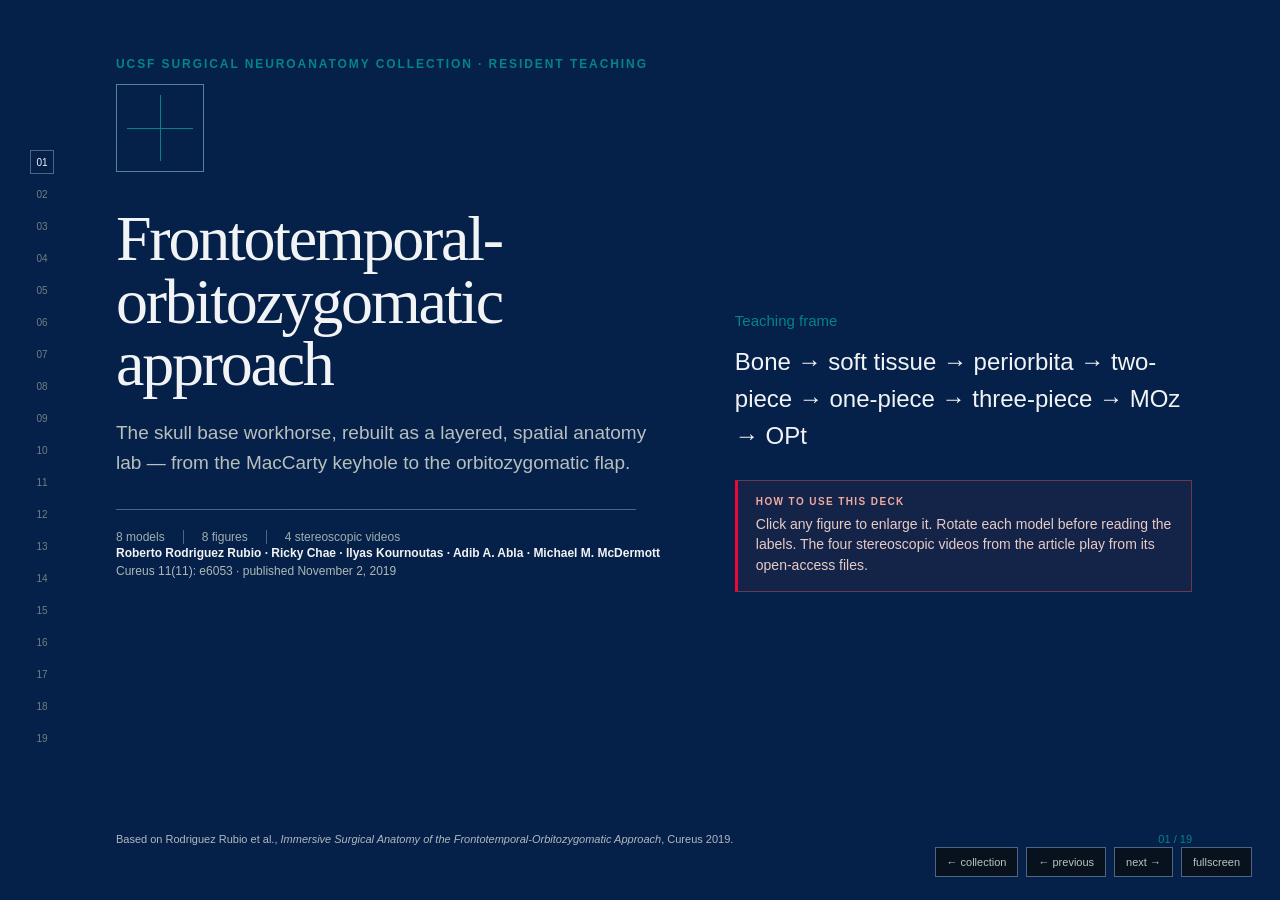
<file: articles/frontotemporal-orbitozygomatic-approach/index.html>
<!doctype html>
<html lang="en">
<head>
  <meta charset="utf-8" />
  <meta name="viewport" content="width=device-width, initial-scale=1" />
  <title>Frontotemporal-Orbitozygomatic Approach — UCSF Surgical Neuroanatomy Collection</title>
  <link rel="stylesheet" href="styles/root.css" />
  <style>
    .figure-media { background:#070d11; }
    .figure-button { display:block; width:100%; height:100%; padding:0; border:0; background:transparent; cursor:zoom-in; }
    .figure-button img { width:100%; height:100%; object-fit:contain !important; }
    .figure-hint { position:absolute;right:14px;bottom:12px;z-index:2;padding:6px 8px;background:rgba(7,13,16,.82);color:#c8d5d2;font:10px var(--font-mono);border:1px solid rgba(159,212,209,.28); }
    .slide-content { min-height:0; }
    .source-box { border-top:1px solid var(--color-border); padding-top:17px; margin-top:22px; }
    .lightbox { display:none; position:fixed; inset:0; z-index:50; align-items:center; justify-content:center; padding:2vh 2vw; background:rgba(2,6,8,.97); }
    .lightbox.open { display:flex; }
    .lightbox img { width:96vw; height:92vh; max-width:none; max-height:none; object-fit:contain; border:1px solid #46575c; box-shadow:0 24px 80px #000; }
    .lightbox .close { position:fixed; top:22px; right:28px; padding:8px 12px; border:1px solid #56676a; background:#0b151a; color:#dbe3df; cursor:pointer; font:12px var(--font-mono); }
    .lightbox .lightbox-caption { position:fixed; left:3vw; bottom:18px; color:#adbab7; font:11px var(--font-mono); }
    .author-list { max-width:620px; color:#aeb9b6; font-size:12px; line-height:1.5; }
    .author-list b { color:var(--color-bone); }
    .cover-grid { display:grid; grid-template-columns:1.1fr .9fr; align-items:end; gap:60px; height:100%; }
    .cover-rule { width:100%; max-width:520px; height:1px; background:var(--color-border); margin:32px 0 20px; }
    .eight { display:grid; grid-template-columns:repeat(8,1fr); gap:10px; margin-top:28px; }
    .eight div { border-top:2px solid var(--color-accent); padding-top:10px; color:var(--color-bone); font:11px var(--font-mono); }
    .video-media video { width:100%; height:100%; object-fit:contain; background:#030607; }
    .video-tag { position:absolute; left:16px; top:14px; z-index:2; padding:7px 9px; color:#f0aaa0; background:rgba(7,13,16,.82); border:1px solid rgba(235,9,60,.45); font:600 10px/1 var(--font-mono); letter-spacing:.12em; text-transform:uppercase; }
    .single { display:grid; grid-template-columns:1fr; min-height:0; }
    .single .media { min-height:0; }
    .with-side { display:grid; grid-template-columns:1.5fr .8fr; gap:24px; min-height:0; }
    .with-side .side { align-self:center; }
    @media (max-width:1100px){ .cover-grid{grid-template-columns:1fr}.eight{grid-template-columns:repeat(4,1fr)}.with-side{grid-template-columns:1fr} }
  </style>
</head>
<body class="deck-shell presentation">
  <main class="deck" id="deck" aria-label="Frontotemporal-orbitozygomatic approach teaching presentation">

    <section class="slide active" data-title="Opening">
      <div class="cover-grid">
        <div>
          <p class="eyebrow">UCSF Surgical Neuroanatomy Collection · resident teaching</p>
          <div class="title-mark" aria-hidden="true"></div>
          <h1>Frontotemporal-<br />orbitozygomatic<br />approach</h1>
          <p class="lede">The skull base workhorse, rebuilt as a layered, spatial anatomy lab — from the MacCarty keyhole to the orbitozygomatic flap.</p>
          <div class="cover-rule"></div>
          <div class="title-meta"><span>8 models</span><span>8 figures</span><span>4 stereoscopic videos</span></div>
          <p class="author-list"><b>Roberto Rodriguez Rubio · Ricky Chae · Ilyas Kournoutas · Adib A. Abla · Michael M. McDermott</b><br />Cureus 11(11): e6053 · published November 2, 2019</p>
        </div>
        <div>
          <p class="question">Teaching frame</p>
          <p class="lede" style="font-size:24px;color:var(--color-bone)">Bone → soft tissue → periorbita → two-piece → one-piece → three-piece → MOz → OPt</p>
          <div class="look"><b>How to use this deck</b> Click any figure to enlarge it. Rotate each model before reading the labels. The four stereoscopic videos from the article play from its open-access files.</div>
        </div>
      </div>
      <div class="footer"><span>Based on Rodriguez Rubio et al., <i>Immersive Surgical Anatomy of the Frontotemporal-Orbitozygomatic Approach</i>, Cureus 2019.</span><span class="slide-number">01 / 19</span></div>
    </section>

    <section class="slide" data-title="Skull landmarks">
      <div><p class="eyebrow">01 · Anatomical considerations — model 1</p><h2>Read the surface<br />before you cut.</h2></div>
      <div class="slide-content single">
        <div class="media"><span class="model-tag">interactive model 1 · skull ectocranial landmarks</span><iframe title="Skull with major ectocranial landmarks model" loading="lazy" allow="autoplay; fullscreen; xr-spatial-tracking" allowfullscreen data-src="https://sketchfab.com/models/5768cd47a061403a883cf6cd5256f293/embed?ui_theme=dark&ui_infos=0"></iframe></div>
      </div>
      <div class="footer"><span><b>Concept:</b> the FTOZ exposure divides into four parts — anterolateral, intraorbital, extracranial, and intracranial. Surface landmarks orient all four.</span><span class="slide-number">02 / 19</span></div>
    </section>

    <section class="slide" data-title="Soft tissue anatomy">
      <div><p class="eyebrow">02 · Anatomical considerations — model 2</p><h2>Every layer<br />has a name.</h2></div>
      <div class="slide-content single">
        <div class="media"><span class="model-tag">interactive model 2 · surgical anatomy and soft tissue layers</span><iframe title="Surgical anatomy with soft tissue layers of the FTOZ approach model" loading="lazy" allow="autoplay; fullscreen; xr-spatial-tracking" allowfullscreen data-src="https://sketchfab.com/models/b50510ccd1ad43f09e0e6f4d34858b0a/embed?ui_theme=dark&ui_infos=0"></iframe></div>
      </div>
      <div class="footer"><span><b>Concept:</b> multi-layer dissection of galea, temporal fascia, and pericranium on one side; vascular structures below the zygoma and within the orbit on the other — the STA and TBFN courses are visible bilaterally.</span><span class="slide-number">03 / 19</span></div>
    </section>

    <section class="slide" data-title="FTOZ window">
      <div><p class="eyebrow">03 · Anatomical considerations — model 3</p><h2>One window,<br />many targets.</h2></div>
      <div class="slide-content single">
        <div class="media"><span class="model-tag">interactive model 3 · FTOZ window</span><iframe title="Frontotemporal-orbitozygomatic window model" loading="lazy" allow="autoplay; fullscreen; xr-spatial-tracking" allowfullscreen data-src="https://sketchfab.com/models/7d00ec57edfa4d7d826cf115c597defc/embed?ui_theme=dark&ui_infos=0"></iframe></div>
      </div>
      <div class="footer"><span><b>Concept:</b> the FTOZ window reaches the basilar artery apex, orbital apex, petrous apex, upper clivus, infratemporal and interpeduncular fossae, pterygopalatine fossa, and the sellar/parasellar regions.</span><span class="slide-number">04 / 19</span></div>
    </section>

    <section class="slide" data-title="Bone, arteries, nerves">
      <div><p class="eyebrow">04 · Anatomical considerations — figures 1–2</p><h2>The fissures<br />set the cuts.</h2></div>
      <div class="slide-content split-media">
        <div class="media figure-media"><span class="model-tag">figure 1 · bone anatomy around the IOF</span><button class="figure-button" data-full="assets/images/fig-i01.jpg" aria-label="Enlarge Figure 1"><img src="assets/images/fig-i01.jpg" alt="Visualization of the bone anatomy surrounding the inferior orbital fissure: inferolateral and posterolateral skull perspectives and external view of the orbit" /></button><span class="figure-hint">↗ enlarge</span></div>
        <div class="media figure-media"><span class="model-tag">figure 2 · arteries and nerves</span><button class="figure-button" data-full="assets/images/fig-i02.jpg" aria-label="Enlarge Figure 2"><img src="assets/images/fig-i02.jpg" alt="Arteries and nerves relevant to the FTOZ approach: supra- and infra-zygomatic arteries and facial nerve anatomy near the incision site" /></button><span class="figure-hint">↗ enlarge</span></div>
      </div>
      <div class="footer"><span><b>Concept:</b> the IOF and SOF are the bony landmarks of the orbital cuts; the STA and the temporal branches of the facial nerve define the soft-tissue danger zone.</span><span class="slide-number">05 / 19</span></div>
    </section>

    <section class="slide" data-title="Fascial dissection">
      <div><p class="eyebrow">05 · Step 3 — fascial dissection, figure 3</p><h2>Stay in<br />the right plane.</h2></div>
      <div class="slide-content with-side">
        <div class="media figure-media"><span class="model-tag">figure 3 · fascial dissection</span><button class="figure-button" data-full="assets/images/fig-i03.jpg" aria-label="Enlarge Figure 3"><img src="assets/images/fig-i03.jpg" alt="Fascial dissection: incision across the superficial temporal fascia and frontal pericranium, superficial layers with the interfascial fat pad, and continuation to the lateral orbital rim" /></button><span class="figure-hint">↗ enlarge</span></div>
        <div class="side">
          <p class="question">Resident question</p>
          <p class="lede" style="font-size:19px">Interfascial or subfascial — where is the facial nerve safest?</p>
          <ul class="bullets">
            <li>Incision crosses the superficial temporal fascia below the STL and the frontal pericranium above it.</li>
            <li>The plane stays between temporal fascia and temporalis — both fascial layers elevate with the fat pad.</li>
            <li>Either way, the TBFN travels inside the elevated flap, protected.</li>
          </ul>
        </div>
      </div>
      <div class="footer"><span><b>Concept:</b> the subfascial variant elevates both fasciae and the fat pad in a single step — simple, efficient, and the safest for the TBFN.</span><span class="slide-number">06 / 19</span></div>
    </section>

    <section class="slide" data-title="Fascial topography">
      <div><p class="eyebrow">06 · Steps 3–4 — fascial topography, figure 4</p><h2>Detach the fascia<br />from bone.</h2></div>
      <div class="slide-content with-side">
        <div class="media figure-media"><span class="model-tag">figure 4 · intrafascial and subfascial overview</span><button class="figure-button" data-full="assets/images/fig-i04.jpg" aria-label="Enlarge Figure 4"><img src="assets/images/fig-i04.jpg" alt="Overview of the intrafascial and subfascial dissections, including axial topography of the fascial layers at the zygoma and orbital rim" /></button><span class="figure-hint">↗ enlarge</span></div>
        <div class="side">
          <p class="question">Why the axial view matters</p>
          <ul class="bullets">
            <li>The superficial fascial layer typically continues with the periosteum.</li>
            <li>The deep layer tends to attach to the inferior border of the bone.</li>
            <li>So detachment from the zygoma and orbital rim must follow each layer's own insertion.</li>
          </ul>
        </div>
      </div>
      <div class="footer"><span><b>Concept:</b> after the intra- or subfascial dissection, freeing the fascial layers from the zygoma and orbital rim is the critical step before the craniotomy.</span><span class="slide-number">07 / 19</span></div>
    </section>

    <section class="slide" data-title="Two-piece FTOZ">
      <div><p class="eyebrow">07 · Two-piece FTOZ — figure 5</p><h2>First the flap,<br />then the orbit.</h2></div>
      <div class="slide-content with-side">
        <div class="media figure-media"><span class="model-tag">figure 5 · two-piece FTOZ approach</span><button class="figure-button" data-full="assets/images/fig-i05.jpg" aria-label="Enlarge Figure 5"><img src="assets/images/fig-i05.jpg" alt="Two-piece FTOZ approach: exposure of the zygomatic arch and lateral orbital rim, periorbita dissection, pterional bone flap, orbital and zygomatic cuts, and final dural exposure" /></button><span class="figure-hint">↗ enlarge</span></div>
        <div class="side">
          <p class="question">The sequence, A to E</p>
          <ul class="bullets">
            <li>Deep temporal fascia dissection exposes the zygomatic arch and lateral orbital rim.</li>
            <li>Temporalis elevated inferiorly; periorbita dissected off the orbital walls to the IOF.</li>
            <li>First bone piece: the standard pterional flap.</li>
            <li>Orbital, anterior zygomatic, and posterior zygomatic cuts release the second piece.</li>
            <li>Frontal and temporal dura and periorbita exposed.</li>
          </ul>
        </div>
      </div>
      <div class="footer"><span><b>Concept:</b> the MacCarty keyhole and the IOF — the two landmarks that organize the entire two-piece FTOZ.</span><span class="slide-number">08 / 19</span></div>
    </section>

    <section class="slide" data-title="Two-piece craniotomy">
      <div><p class="eyebrow">08 · Two-piece FTOZ — model 4</p><h2>The two-piece<br />craniotomy.</h2></div>
      <div class="slide-content single">
        <div class="media"><span class="model-tag">interactive model 4 · two-piece FTOZ craniotomy</span><iframe title="Two-piece frontotemporal-orbitozygomatic craniotomy model" loading="lazy" allow="autoplay; fullscreen; xr-spatial-tracking" allowfullscreen data-src="https://sketchfab.com/models/3861985713e2433aa867de178aa62f7c/embed?ui_theme=dark&ui_infos=0"></iframe></div>
      </div>
      <div class="footer"><span><b>Concept:</b> the standard pterional flap first, then the orbitozygomatic piece — two bone pieces that open the anterolateral skull base.</span><span class="slide-number">09 / 19</span></div>
    </section>

    <section class="slide" data-title="Six bone cuts">
      <div><p class="eyebrow">09 · Two-piece FTOZ — model 5</p><h2>Six cuts,<br />referenced.</h2></div>
      <div class="slide-content single">
        <div class="media"><span class="model-tag">interactive model 5 · the six bone cuts</span><iframe title="Six bone cuts of the two-piece FTOZ craniotomy model" loading="lazy" allow="autoplay; fullscreen; xr-spatial-tracking" allowfullscreen data-src="https://sketchfab.com/models/d706788571cf4c75a7a5272fae3a7c40/embed?ui_theme=dark&ui_infos=0"></iframe></div>
      </div>
      <div class="footer"><span><b>Concept:</b> six bony cuts referenced to the IOF and SOF release the orbitozygomatic piece — thin-blade retractors or silicone sheets protect the periorbita and intraorbital contents while cutting.</span><span class="slide-number">10 / 19</span></div>
    </section>

    <section class="slide" data-title="Two-piece in motion">
      <div><p class="eyebrow">10 · Two-piece FTOZ — video 1</p><h2>Watch the two-piece,<br />side by side.</h2></div>
      <div class="slide-content single">
        <div class="media video-media"><span class="video-tag">video 1 · stereoscopic · two-piece FTOZ craniotomy</span><video controls preload="none" data-src="assets/videos/video1-two-piece.mp4" title="Stereoscopic video of the two-piece frontotemporal-orbitozygomatic craniotomy"></video></div>
      </div>
      <div class="footer"><span><b>Follow along:</b> the article's stereoscopic record of the two-piece FTOZ — from scalp flap to the orbitozygomatic bone piece. Best viewed with a stereoscopic viewer.</span><span class="slide-number">11 / 19</span></div>
    </section>

    <section class="slide" data-title="One-piece FTOZ">
      <div><p class="eyebrow">11 · One-piece FTOZ — figure 6 + model 6</p><h2>One flap,<br />four cuts.</h2></div>
      <div class="slide-content split-media">
        <div class="media figure-media"><span class="model-tag">figure 6 · one-piece FTOZ approach</span><button class="figure-button" data-full="assets/images/fig-i06.jpg" aria-label="Enlarge Figure 6"><img src="assets/images/fig-i06.jpg" alt="One-piece FTOZ approach: connecting cuts following the three required burr holes and the window of exposure" /></button><span class="figure-hint">↗ enlarge</span></div>
        <div class="media"><span class="model-tag">interactive model 6 · one-piece bone flap</span><iframe title="Bone flap removed in the one-piece FTOZ approach model" loading="lazy" allow="autoplay; fullscreen; xr-spatial-tracking" allowfullscreen data-src="https://sketchfab.com/models/f78c716033ee4f06a65816b4aae33a97/embed?ui_theme=dark&ui_infos=0"></iframe></div>
      </div>
      <div class="footer"><span><b>Concept:</b> three burr holes — frontal, MacCarty keyhole, temporal — joined by four cuts. Faster and cosmetic, but the temporalis mass limits IOF exposure and basal frontal visualization.</span><span class="slide-number">12 / 19</span></div>
    </section>

    <section class="slide" data-title="One-piece in motion">
      <div><p class="eyebrow">12 · One-piece FTOZ — video 2</p><h2>The one-piece,<br />in motion.</h2></div>
      <div class="slide-content single">
        <div class="media video-media"><span class="video-tag">video 2 · stereoscopic · one-piece FTOZ craniotomy</span><video controls preload="none" data-src="assets/videos/video2-one-piece.mp4" title="Stereoscopic video of the one-piece frontotemporal-orbitozygomatic craniotomy"></video></div>
      </div>
      <div class="footer"><span><b>Follow along:</b> temporal burr hole and MacCarty keyhole expose periorbita and frontal dura; four cuts deliver the single flap — including the superior and lateral orbital rim and part of the orbital roof.</span><span class="slide-number">13 / 19</span></div>
    </section>

    <section class="slide" data-title="Three-piece FTOZ">
      <div><p class="eyebrow">13 · Three-piece FTOZ — figure 7</p><h2>Recline the arch,<br />free the orbit.</h2></div>
      <div class="slide-content with-side">
        <div class="media figure-media"><span class="model-tag">figure 7 · three-piece FTOZ approach</span><button class="figure-button" data-full="assets/images/fig-i07.jpg" aria-label="Enlarge Figure 7"><img src="assets/images/fig-i07.jpg" alt="Three-piece FTOZ approach: masseter detachment, zygomatic arch cuts, and dural exposure following the three-piece craniotomy" /></button><span class="figure-hint">↗ enlarge</span></div>
        <div class="side">
          <p class="question">Three pieces, in order</p>
          <ul class="bullets">
            <li>Piece 1: the zygomatic arch — cut posterior to the zygomaticotemporal suture and anterior to the TMJ, reclined inferiorly with the masseter.</li>
            <li>Piece 2: the standard pterional flap.</li>
            <li>Piece 3: orbital rim, orbital roof, and lateral orbital wall — the roof cut extends around the SOF toward the IOF.</li>
          </ul>
        </div>
      </div>
      <div class="footer"><span><b>Concept:</b> Campero's three-piece buys exposure of the middle fossa floor, lateral orbital rim, and IOF at similar operative time and complication rates.</span><span class="slide-number">14 / 19</span></div>
    </section>

    <section class="slide" data-title="Three-piece in motion">
      <div><p class="eyebrow">14 · Three-piece FTOZ — video 3</p><h2>Three pieces,<br />step by step.</h2></div>
      <div class="slide-content single">
        <div class="media video-media"><span class="video-tag">video 3 · stereoscopic · three-piece FTOZ craniotomy</span><video controls preload="none" data-src="assets/videos/video3-three-piece.mp4" title="Stereoscopic video of the three-piece frontotemporal-orbitozygomatic craniotomy"></video></div>
      </div>
      <div class="footer"><span><b>Follow along:</b> the arch comes down with its masseter, the temporalis reflects into the freed space, and the orbital piece follows — the full three-piece sequence.</span><span class="slide-number">15 / 19</span></div>
    </section>

    <section class="slide" data-title="FTOZ vs MOz">
      <div><p class="eyebrow">15 · Modification — mini-orbitozygomatic, model 7</p><h2>Same targets,<br />smaller door.</h2></div>
      <div class="slide-content single">
        <div class="media"><span class="model-tag">interactive model 7 · two-piece FTOZ (right) vs MOz (left)</span><iframe title="Two-piece FTOZ and mini-orbitozygomatic craniotomies compared model" loading="lazy" allow="autoplay; fullscreen; xr-spatial-tracking" allowfullscreen data-src="https://sketchfab.com/models/cf00ab25a1fb406b8064d42b84f2b0e5/embed?ui_theme=dark&ui_infos=0"></iframe></div>
      </div>
      <div class="footer"><span><b>Concept:</b> the MOz is a smaller craniotomy suited to anterior communicating artery, ICA bifurcation, and superior cerebellar artery aneurysms — with less tissue damage and temporalis atrophy.</span><span class="slide-number">16 / 19</span></div>
    </section>

    <section class="slide" data-title="MOz approach">
      <div><p class="eyebrow">16 · Modification — MOz, figure 8 + video 4</p><h2>A 3 × 3 cm<br />craniotomy.</h2></div>
      <div class="slide-content split-media">
        <div class="media figure-media"><span class="model-tag">figure 8 · mini-orbitozygomatic approach</span><button class="figure-button" data-full="assets/images/fig-i08.jpg" aria-label="Enlarge Figure 8"><img src="assets/images/fig-i08.jpg" alt="Mini-orbitozygomatic approach: curvilinear incision, single MacCarty keyhole burr hole, 3 by 3 cm craniotomy, and drilling of the lesser sphenoid wing and orbital roof" /></button><span class="figure-hint">↗ enlarge</span></div>
        <div class="media video-media"><span class="video-tag">video 4 · stereoscopic · MOz craniotomy</span><video controls preload="none" data-src="assets/videos/video4-moz.mp4" title="Stereoscopic video of the mini-orbitozygomatic craniotomy"></video></div>
      </div>
      <div class="footer"><span><b>Concept:</b> incision from 1 cm anterosuperior to the tragus to the midpupillary line; a single MacCarty keyhole burr hole; drill the lesser sphenoid wing, orbital roof, and squamous temporal flat for basal access.</span><span class="slide-number">17 / 19</span></div>
    </section>

    <section class="slide" data-title="Orbitopterional">
      <div><p class="eyebrow">17 · Modification — orbitopterional, model 8</p><h2>Spare<br />the zygoma.</h2></div>
      <div class="slide-content single">
        <div class="media"><span class="model-tag">interactive model 8 · orbitopterional (OPt) window</span><iframe title="Orbitopterional window model" loading="lazy" allow="autoplay; fullscreen; xr-spatial-tracking" allowfullscreen data-src="https://sketchfab.com/models/db0389b16b8043ffa3421f9c939c2be0/embed?ui_theme=dark&ui_infos=0"></iframe></div>
      </div>
      <div class="footer"><span><b>Concept:</b> six cuts through a temporal keyhole and the MacCarty keyhole give wide access to the anterior communicating artery complex — while preserving the zygomatic process and minimizing reconstruction.</span><span class="slide-number">18 / 19</span></div>
    </section>

    <section class="slide" data-title="Article source">
      <div><p class="eyebrow">18 · Source</p><h2>Article source</h2></div>
      <div class="slide-content" style="display:flex;align-items:center;justify-content:center">
        <div class="media figure-media" style="width:min(880px,90vw);height:430px"><span class="model-tag">article source</span><div style="padding:48px;display:flex;flex-direction:column;justify-content:center;height:100%"><p class="eyebrow">Rodriguez Rubio et al. · Cureus 2019</p><h3 style="font:400 42px/1.08 var(--font-display);color:var(--color-bone);margin-bottom:26px">Immersive Surgical Anatomy of the Frontotemporal-Orbitozygomatic Approach</h3><div class="source-box small"><a href="https://www.cureus.com/articles/23943-immersive-surgical-anatomy-of-the-frontotemporal-orbitozygomatic-approach" target="_blank" rel="noopener">Open the article ↗</a><br /><a href="https://pmc.ncbi.nlm.nih.gov/articles/PMC6945284/" target="_blank" rel="noopener">Open full-text media ↗</a><br /><a href="https://sketchfab.com/SBCVL_UCSF" target="_blank" rel="noopener">SBCVL_UCSF on Sketchfab ↗</a></div></div></div>
      </div>
      <div class="footer"><span>Primary article and open-access media source. The stereoscopic videos play from the article's open-access files, hosted with this deck.</span><span class="slide-number">19 / 19</span></div>
    </section>
  </main>

  <nav class="nav" id="nav" aria-label="Slide navigation"></nav>
  <div class="controls" aria-label="Presentation controls"><a href="../../index.html" style="padding:8px 11px;border:1px solid var(--color-border);background:rgba(10,16,21,.82);color:#b8c4c1;font:11px var(--font-mono);text-decoration:none">← collection</a><button id="prev" type="button">← previous</button><button id="next" type="button">next →</button><button id="fullscreen" type="button">fullscreen</button></div>
  <div class="lightbox" id="lightbox" role="dialog" aria-modal="true" aria-label="Enlarged figure"><button class="close" id="closeLightbox" type="button">close ×</button><img id="lightboxImage" alt="" /><div class="lightbox-caption" id="lightboxCaption"></div></div>

  <script>
    (() => {
      const slides = [...document.querySelectorAll('.slide')];
      const nav = document.getElementById('nav');
      let index = 0;
      slides.forEach((slide, i) => { const b=document.createElement('button'); b.type='button'; b.textContent=String(i+1).padStart(2,'0'); b.title=slide.dataset.title||`Slide ${i+1}`; b.addEventListener('click',()=>show(i)); nav.appendChild(b); });
      const buttons=[...nav.querySelectorAll('button')];
      function show(i){
        index=Math.max(0,Math.min(slides.length-1,i));
        slides.forEach((s,n)=>{
          s.classList.toggle('active',n===index);
          if(n!==index){ s.querySelectorAll('video').forEach(v=>{ if(!v.paused) v.pause(); }); }
        });
        buttons.forEach((b,n)=>b.classList.toggle('active',n===index));
        slides[index].querySelectorAll('iframe[data-src]').forEach(frame=>{frame.src=frame.dataset.src; frame.removeAttribute('data-src');});
        slides[index].querySelectorAll('video[data-src]').forEach(v=>{v.src=v.dataset.src; v.removeAttribute('data-src'); v.load();});
        history.replaceState(null,'',`#${index+1}`);
      }
      document.getElementById('prev').addEventListener('click',()=>show(index-1)); document.getElementById('next').addEventListener('click',()=>show(index+1)); document.getElementById('fullscreen').addEventListener('click',()=>document.documentElement.requestFullscreen?.());
      document.addEventListener('keydown',e=>{ if(['ArrowRight','PageDown',' '].includes(e.key)){e.preventDefault();show(index+1);} if(['ArrowLeft','PageUp'].includes(e.key)){e.preventDefault();show(index-1);} if(e.key==='Home')show(0); if(e.key==='End')show(slides.length-1); if(e.key==='Escape')closeBox(); });
      const box=document.getElementById('lightbox'), image=document.getElementById('lightboxImage'), caption=document.getElementById('lightboxCaption');
      function openBox(button){ image.src=button.dataset.full; image.alt=button.querySelector('img')?.alt||''; caption.textContent=image.alt+' · click outside or press Escape to close'; box.classList.add('open'); document.getElementById('closeLightbox').focus(); }
      function closeBox(){ box.classList.remove('open'); image.src=''; }
      document.querySelectorAll('.figure-button').forEach(b=>{b.addEventListener('click',()=>openBox(b)); b.addEventListener('keydown',e=>{if(e.key==='Enter'||e.key===' '){e.preventDefault();openBox(b);}});});
      document.getElementById('closeLightbox').addEventListener('click',closeBox); box.addEventListener('click',e=>{if(e.target===box)closeBox();});
      const requested=Number(location.hash.slice(1)); if(requested>=1&&requested<=slides.length)index=requested-1; show(index);
    })();
  </script>
</body>
</html>
</file>
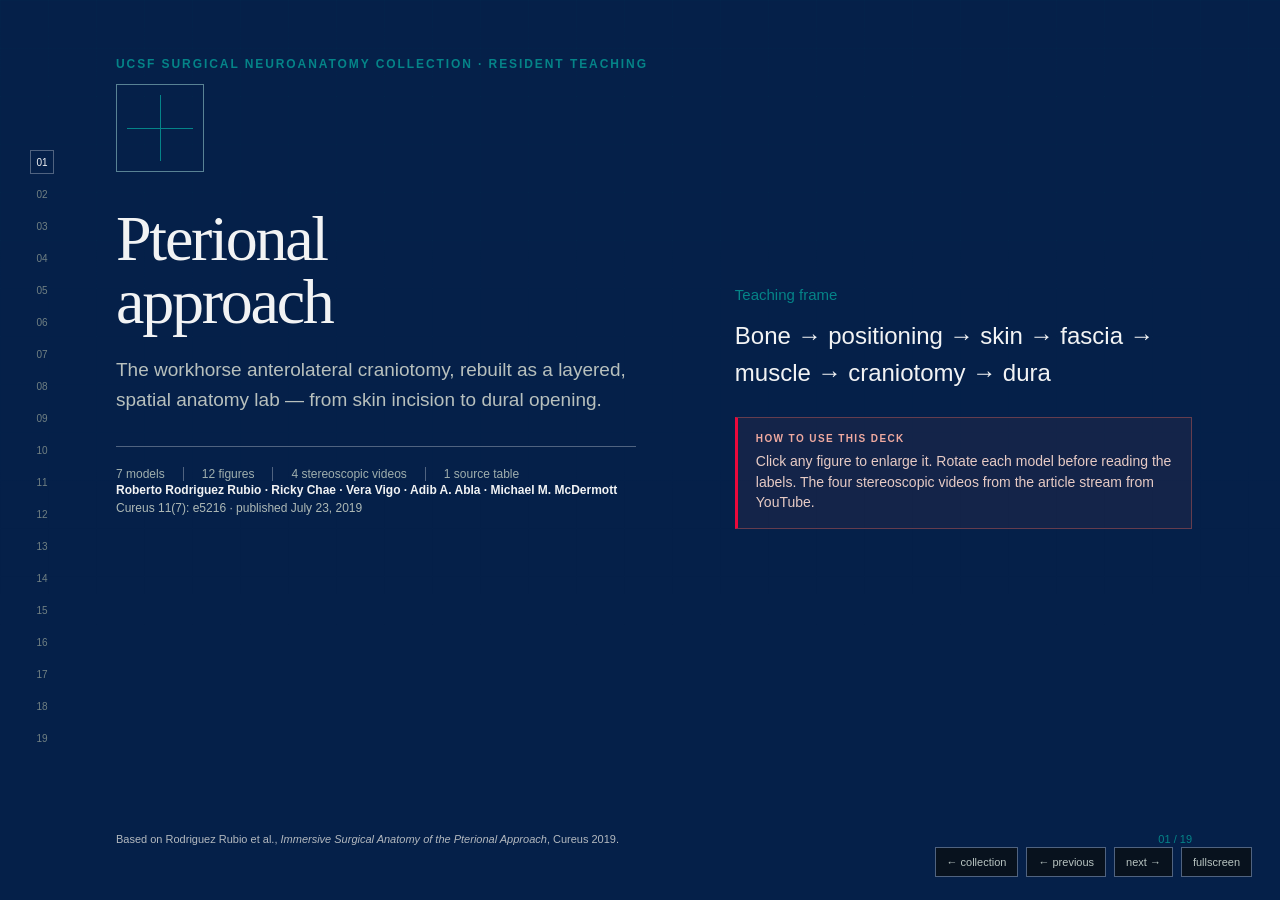
<file: articles/pterional-approach/index.html>
<!doctype html>
<html lang="en">
<head>
  <meta charset="utf-8" />
  <meta name="viewport" content="width=device-width, initial-scale=1" />
  <title>Pterional Approach — UCSF Surgical Neuroanatomy Collection</title>
  <link rel="stylesheet" href="styles/root.css" />
  <style>
    .figure-media { background:#070d11; }
    .figure-button { display:block; width:100%; height:100%; padding:0; border:0; background:transparent; cursor:zoom-in; }
    .figure-button img { width:100%; height:100%; object-fit:contain !important; }
    .figure-hint { position:absolute;right:14px;bottom:12px;z-index:2;padding:6px 8px;background:rgba(7,13,16,.82);color:#c8d5d2;font:10px var(--font-mono);border:1px solid rgba(159,212,209,.28); }
    .slide-content { min-height:0; }
    .three-pane { display:grid; grid-template-columns:1fr 1fr 1.15fr; gap:16px; min-height:0; }
    .three-pane > * { min-width:0; min-height:0; }
    .table-panel { min-height:0; overflow:hidden; border:1px solid var(--color-border); background:#0d171d; }
    .table-panel h3 { padding:14px 16px 8px; margin:0; }
    .table-scroll { height:calc(100% - 42px); overflow:auto; }
    table { width:100%; border-collapse:collapse; font-size:11.5px; line-height:1.25; }
    th { position:sticky; top:0; z-index:1; padding:8px 9px; text-align:left; color:var(--color-primary); background:#122129; font:600 9px var(--font-mono); letter-spacing:.08em; text-transform:uppercase; }
    td { padding:8px 9px; vertical-align:top; border-top:1px solid #26363d; color:#c6cfcc; }
    td:first-child { color:var(--color-bone); font-weight:600; }
    .source-box { border-top:1px solid var(--color-border); padding-top:17px; margin-top:22px; }
    .lightbox { display:none; position:fixed; inset:0; z-index:50; align-items:center; justify-content:center; padding:2vh 2vw; background:rgba(2,6,8,.97); }
    .lightbox.open { display:flex; }
    .lightbox img { width:96vw; height:92vh; max-width:none; max-height:none; object-fit:contain; border:1px solid #46575c; box-shadow:0 24px 80px #000; }
    .lightbox .close { position:fixed; top:22px; right:28px; padding:8px 12px; border:1px solid #56676a; background:#0b151a; color:#dbe3df; cursor:pointer; font:12px var(--font-mono); }
    .lightbox .lightbox-caption { position:fixed; left:3vw; bottom:18px; color:#adbab7; font:11px var(--font-mono); }
    .author-list { max-width:620px; color:#aeb9b6; font-size:12px; line-height:1.5; }
    .author-list b { color:var(--color-bone); }
    .cover-grid { display:grid; grid-template-columns:1.1fr .9fr; align-items:end; gap:60px; height:100%; }
    .cover-rule { width:100%; max-width:520px; height:1px; background:var(--color-border); margin:32px 0 20px; }
    .seven { display:grid; grid-template-columns:repeat(7,1fr); gap:12px; margin-top:28px; }
    .seven div { border-top:2px solid var(--color-accent); padding-top:10px; color:var(--color-bone); font:12px var(--font-mono); }
    .video-media video { width:100%; height:100%; object-fit:contain; background:#030607; }
    .video-tag { position:absolute; left:16px; top:14px; z-index:2; padding:7px 9px; color:#f0aaa0; background:rgba(7,13,16,.82); border:1px solid rgba(235,9,60,.45); font:600 10px/1 var(--font-mono); letter-spacing:.12em; text-transform:uppercase; }
    .single { display:grid; grid-template-columns:1fr; min-height:0; }
    .single .media { min-height:0; }
    .with-side { display:grid; grid-template-columns:1.5fr .8fr; gap:24px; min-height:0; }
    .with-side .side { align-self:center; }
    .pos-grid { display:grid; gap:14px; }
    .pos-grid .measure { border-bottom:1px solid var(--color-border); }
    @media (max-width:1100px){ .three-pane{grid-template-columns:1fr 1fr}.three-pane .table-panel{grid-column:1/-1;height:300px}.cover-grid{grid-template-columns:1fr}.seven{grid-template-columns:repeat(4,1fr)}.with-side{grid-template-columns:1fr} }
  </style>
</head>
<body class="deck-shell presentation">
  <main class="deck" id="deck" aria-label="Pterional approach teaching presentation">

    <section class="slide active" data-title="Opening">
      <div class="cover-grid">
        <div>
          <p class="eyebrow">UCSF Surgical Neuroanatomy Collection · resident teaching</p>
          <div class="title-mark" aria-hidden="true"></div>
          <h1>Pterional<br />approach</h1>
          <p class="lede">The workhorse anterolateral craniotomy, rebuilt as a layered, spatial anatomy lab — from skin incision to dural opening.</p>
          <div class="cover-rule"></div>
          <div class="title-meta"><span>7 models</span><span>12 figures</span><span>4 stereoscopic videos</span><span>1 source table</span></div>
          <p class="author-list"><b>Roberto Rodriguez Rubio · Ricky Chae · Vera Vigo · Adib A. Abla · Michael M. McDermott</b><br />Cureus 11(7): e5216 · published July 23, 2019</p>
        </div>
        <div>
          <p class="question">Teaching frame</p>
          <p class="lede" style="font-size:24px;color:var(--color-bone)">Bone → positioning → skin → fascia → muscle → craniotomy → dura</p>
          <div class="look"><b>How to use this deck</b> Click any figure to enlarge it. Rotate each model before reading the labels. The four stereoscopic videos from the article stream from YouTube.</div>
        </div>
      </div>
      <div class="footer"><span>Based on Rodriguez Rubio et al., <i>Immersive Surgical Anatomy of the Pterional Approach</i>, Cureus 2019.</span><span class="slide-number">01 / 19</span></div>
    </section>

    <section class="slide" data-title="The pterion">
      <div><p class="eyebrow">01 · Indications — bone map</p><h2>Four bones meet<br />at the pterion.</h2></div>
      <div class="slide-content split-media">
        <div class="media figure-media"><span class="model-tag">figure 1 · cranial bones</span><button class="figure-button" data-full="assets/images/fig01.jpg" aria-label="Enlarge Figure 1"><img src="assets/images/fig01.jpg" alt="Cranial bones involved in the pterional approach: frontal, temporal, parietal, and sphenoid" /></button><span class="figure-hint">↗ enlarge</span></div>
        <div class="media figure-media"><span class="model-tag">figure 2 · cranial sutures</span><button class="figure-button" data-full="assets/images/fig02.jpg" aria-label="Enlarge Figure 2"><img src="assets/images/fig02.jpg" alt="Cranial sutures relevant to the pterion: coronal, sphenofrontal, squamosal, frontozygomatic, sphenozygomatic" /></button><span class="figure-hint">↗ enlarge</span></div>
      </div>
      <div class="footer"><span><b>Concept:</b> the PA is performed around the pterion — the intersection of frontal, temporal, parietal, and sphenoid bones. The temporal lines anchor the muscle map.</span><span class="slide-number">02 / 19</span></div>
    </section>

    <section class="slide" data-title="Ectocranial landmarks">
      <div><p class="eyebrow">02 · Landmarks — model 1 + VR video</p><h2>Read the surface<br />before you cut.</h2></div>
      <div class="slide-content two-col">
        <div class="media video-media"><span class="video-tag">video 1 · VR 360° cranial fossae</span><iframe title="VR 360-degree stereoscopic video of the cranial fossae" loading="lazy" allow="accelerometer; autoplay; encrypted-media; gyroscope; picture-in-picture" allowfullscreen data-src="https://www.youtube-nocookie.com/embed/7m9V-vUWIAk"></iframe></div>
        <div class="media"><span class="model-tag">interactive model 1 · skull landmarks</span><iframe title="Skull with ectocranial landmarks model" loading="lazy" allow="autoplay; fullscreen; xr-spatial-tracking" allowfullscreen data-src="https://sketchfab.com/models/b917bd1dc65e4411829d262a282807f7/embed?ui_theme=dark&ui_infos=0"></iframe></div>
      </div>
      <div class="footer"><span><b>Concept:</b> the pterion and squamous suture are the craniometric points of the PA. The VR video tours the cranial fossae lateral-to-medial — best with a Cardboard viewer.</span><span class="slide-number">03 / 19</span></div>
    </section>

    <section class="slide" data-title="Skull base">
      <div><p class="eyebrow">03 · Skull base — model 2</p><h2>Know the fossae<br />from the inside.</h2></div>
      <div class="slide-content single">
        <div class="media"><span class="model-tag">interactive model 2 · skull base</span><iframe title="Skull base model" loading="lazy" allow="autoplay; fullscreen; xr-spatial-tracking" allowfullscreen data-src="https://sketchfab.com/models/a624ecd01fe7476cb5f7b1740b6edde1/embed?ui_theme=dark&ui_infos=0"></iframe></div>
      </div>
      <div class="footer"><span><b>Concept:</b> orient the anterior, middle, and posterior fossae before choosing the corridor — the PA serves the anterior fossa, the anterior middle fossa, and the front of the posterior fossa.</span><span class="slide-number">04 / 19</span></div>
    </section>

    <section class="slide" data-title="Pterional window">
      <div><p class="eyebrow">04 · Exposure — model 3</p><h2>One window,<br />many targets.</h2></div>
      <div class="slide-content single">
        <div class="media"><span class="model-tag">interactive model 3 · pterional window</span><iframe title="Pterional window model" loading="lazy" allow="autoplay; fullscreen; xr-spatial-tracking" allowfullscreen data-src="https://sketchfab.com/models/4186a0fd34824203b257b50c1914e3b4/embed?ui_theme=dark&ui_infos=0"></iframe></div>
      </div>
      <div class="footer"><span><b>Concept:</b> through the SF the PA reaches the basal cistern, insula, sellar and parasellar areas, anterior circulation aneurysms, and the distal basilar territory.</span><span class="slide-number">05 / 19</span></div>
    </section>

    <section class="slide" data-title="Positioning">
      <div><p class="eyebrow">05 · Step 1 — positioning</p><h2>Positioning is<br />the first exposure.</h2></div>
      <div class="slide-content with-side">
        <div class="media video-media"><span class="video-tag">video 2 · stereoscopic · head positioning</span><iframe title="3D stereoscopic video of head positioning for a pterional approach" loading="lazy" allow="accelerometer; autoplay; encrypted-media; gyroscope; picture-in-picture" allowfullscreen data-src="https://www.youtube-nocookie.com/embed/Ofk9WED2ajo"></iframe></div>
        <div class="side">
          <div class="pos-grid">
            <div class="measure"><strong>15–20°</strong><span>head rotation away from the lesion — adjusted to the target</span></div>
            <div class="measure"><strong>20°</strong><span>extension, making the malar eminence the highest point</span></div>
            <div class="measure"><strong>3-pin</strong><span>fixation; contralateral pins above the STL, ipsilateral pin behind the incision or at the mastoid tip</span></div>
            <div class="measure"><strong>↑ heart</strong><span>head elevated above heart level to promote venous return</span></div>
          </div>
        </div>
      </div>
      <div class="footer"><span><b>Concept:</b> gravity separates the frontal lobe — good positioning reduces the need for retractors.</span><span class="slide-number">06 / 19</span></div>
    </section>

    <section class="slide" data-title="Approach in stop motion">
      <div><p class="eyebrow">06 · Steps 2–6 — the full approach</p><h2>The whole approach,<br />in stop motion.</h2></div>
      <div class="slide-content single">
        <div class="media video-media"><span class="video-tag">video 3 · stereoscopic stop motion · pterional approach</span><iframe title="3D stereoscopic stop motion video depicting a pterional approach" loading="lazy" allow="accelerometer; autoplay; encrypted-media; gyroscope; picture-in-picture" allowfullscreen data-src="https://www.youtube-nocookie.com/embed/Mg6pYL8qztU"></iframe></div>
      </div>
      <div class="footer"><span><b>Follow along:</b> skin incision from the zygomatic arch to the midline → scalp flap → interfascial and subfascial dissection → temporalis reflection → MacCarty keyhole → craniotomy → sphenoid wing drilling.</span><span class="slide-number">07 / 19</span></div>
    </section>

    <section class="slide" data-title="STA and facial nerve">
      <div><p class="eyebrow">07 · Step 2 — danger zone</p><h2>The facial nerve<br />sets the limit.</h2></div>
      <div class="slide-content with-side">
        <div class="media figure-media"><span class="model-tag">figure 3 · STA and TBFN</span><button class="figure-button" data-full="assets/images/fig03.jpg" aria-label="Enlarge Figure 3"><img src="assets/images/fig03.jpg" alt="Dissection showing the course of the superficial temporal artery and temporal branches of the facial nerve" /></button><span class="figure-hint">↗ enlarge</span></div>
        <div class="side">
          <p class="question">Resident question</p>
          <p class="lede" style="font-size:19px">Why should the incision stay within 1 cm anterior to the tragus?</p>
          <ul class="bullets">
            <li>The TBFN runs above the anterior two-thirds of the zygomatic arch.</li>
            <li>The most posterior branch of the facial nerve lies ~1.5 cm anterior to the tragus.</li>
            <li>The STA is controlled early — and serves as a landmark for the TBFN.</li>
          </ul>
        </div>
      </div>
      <div class="footer"><span><b>Concept:</b> the TBFN is found within 1 cm of the frontal branch of the STA above the zygomatic arch.</span><span class="slide-number">08 / 19</span></div>
    </section>

    <section class="slide" data-title="Soft tissue layers">
      <div><p class="eyebrow">08 · Step 3 — layers</p><h2>Every layer<br />has a name.</h2></div>
      <div class="slide-content single">
        <div class="media"><span class="model-tag">interactive model 4 · soft tissue layers</span><iframe title="Soft tissue layers of the pterional approach model" loading="lazy" allow="autoplay; fullscreen; xr-spatial-tracking" allowfullscreen data-src="https://sketchfab.com/models/326819553a4147b4919df12bc65a65ff/embed?ui_theme=dark&ui_infos=0"></iframe></div>
      </div>
      <div class="footer"><span><b>Concept:</b> below the STL — skin, subcutaneous tissue, galea, loose areolar tissue, suprafascial fat pad, superficial temporal fascia, interfascial fat pad, deep temporal fascia, subfascial fat pad, temporalis, periosteum. The TBFN travels in the suprafascial fat pad.</span><span class="slide-number">09 / 19</span></div>
    </section>

    <section class="slide" data-title="Fat pads and nerve distances">
      <div><p class="eyebrow">09 · Steps 3–4 — fat pads + measurements</p><h2>Measure the nerve's<br />neighborhood.</h2></div>
      <div class="slide-content three-pane">
        <div class="media figure-media"><span class="model-tag">figure 4 · fat pads and fascia</span><button class="figure-button" data-full="assets/images/fig04.jpg" aria-label="Enlarge Figure 4"><img src="assets/images/fig04.jpg" alt="Lateral view of head showing the suprafascial, interfascial, and subfascial fat pads, galea, deep temporal fascia, and periosteum" /></button><span class="figure-hint">↗ enlarge</span></div>
        <div class="table-panel"><h3>Table 1 · distance to the middle branch of the TBFN <span style="color:var(--color-muted);font-weight:400;text-transform:none;letter-spacing:0">(adapted from Salas et al.)</span></h3><div class="table-scroll"><table><thead><tr><th>Landmark</th><th>Mean</th><th>Range</th></tr></thead><tbody>
          <tr><td>Superolateral orbital angle</td><td>2.6 cm</td><td>1.6–3.6 cm</td></tr>
          <tr><td>Inferolateral orbital angle</td><td>4.32 cm</td><td>2.9–5.1 cm</td></tr>
          <tr><td>Frontozygomatic suture</td><td>3.23 cm</td><td>1.8–4.4 cm</td></tr>
          <tr><td>Tragus</td><td>2.25 cm</td><td>1.7–3.2 cm</td></tr>
          <tr><td>Lateral canthus</td><td>4.0 cm</td><td>3.4–4.6 cm</td></tr>
          <tr><td>Zygomatic arch — anterior branch</td><td>3.8 cm</td><td>3.4–4.2 cm</td></tr>
          <tr><td>Zygomatic arch — posterior branch</td><td>6.0 cm</td><td>5.6–6.4 cm</td></tr>
        </tbody></table></div></div>
        <div class="table-panel"><h3>Interfascial vs. subfascial</h3><div class="table-scroll"><table><thead><tr><th>Technique</th><th>Key points</th></tr></thead><tbody>
          <tr><td>Interfascial (Yaşargil)</td><td>Superficial temporal fascia incised along the anterior STL; interfascial fat pad found ~4 cm above the lateral orbital rim; flap kept continuous with frontal pericranium.</td></tr>
          <tr><td>Subfascial</td><td>Both fascia layers dissected from below the STL to the posterior zygomatic root; musculo-fascial cuff left along the STL; noted as safer for the TBFN.</td></tr>
        </tbody></table></div></div>
      </div>
      <div class="footer"><span><b>Concept:</b> loose areolar dissection stops at the superior edge of the suprafascial fat pad — beyond it, the plane is lost in the inferior temporal septum.</span><span class="slide-number">10 / 19</span></div>
    </section>

    <section class="slide" data-title="Temporalis dissection">
      <div><p class="eyebrow">10 · Step 4 — muscle</p><h2>Take the muscle<br />down retrograde.</h2></div>
      <div class="slide-content with-side">
        <div class="media figure-media"><span class="model-tag">figure 5 · Oikawa technique</span><button class="figure-button" data-full="assets/images/fig05.jpg" aria-label="Enlarge Figure 5"><img src="assets/images/fig05.jpg" alt="Oikawa technique for dissecting the temporalis muscle inferiorly to superiorly" /></button><span class="figure-hint">↗ enlarge</span></div>
        <div class="side">
          <p class="question">Resident question</p>
          <p class="lede" style="font-size:19px">Why dissect the temporalis from inferior to superior?</p>
          <ul class="bullets">
            <li>Two cuts: vertical along the STL, transverse 1–2 cm below it — leaving the musculo-fascial cuff.</li>
            <li>Retrograde elevation follows the muscle's natural plane.</li>
            <li>Protects the deep temporal nerves and artery; minimizes postoperative atrophy.</li>
          </ul>
        </div>
      </div>
      <div class="footer"><span><b>Concept:</b> the Oikawa technique reflects the temporalis caudally-to-rostrally over the zygomatic arch with fish hooks for maximal pericranial exposure.</span><span class="slide-number">11 / 19</span></div>
    </section>

    <section class="slide" data-title="Middle meningeal artery">
      <div><p class="eyebrow">11 · Step 5 — craniotomy planning</p><h2>The artery under<br />the pterion.</h2></div>
      <div class="slide-content split-media">
        <div class="media figure-media"><span class="model-tag">figure 6 · MMA course</span><button class="figure-button" data-full="assets/images/fig06.jpg" aria-label="Enlarge Figure 6"><img src="assets/images/fig06.jpg" alt="Lateral view of skull showing the course of the middle meningeal artery" /></button><span class="figure-hint">↗ enlarge</span></div>
        <div class="media figure-media"><span class="model-tag">figure 7 · bone flap removed</span><button class="figure-button" data-full="assets/images/fig07.jpg" aria-label="Enlarge Figure 7"><img src="assets/images/fig07.jpg" alt="Pterional bone flap removed to illustrate the anterior branch of the middle meningeal artery below the pterion" /></button><span class="figure-hint">↗ enlarge</span></div>
      </div>
      <div class="footer"><span><b>Concept:</b> the anterior branch of the MMA runs beneath the pterion — avoid placing a burr hole at its bifurcation, and know what to coagulate when bleeding starts.</span><span class="slide-number">12 / 19</span></div>
    </section>

    <section class="slide" data-title="Windows and transillumination">
      <div><p class="eyebrow">12 · Step 5 — bony windows</p><h2>Light shows<br />what bone hides.</h2></div>
      <div class="slide-content split-media">
        <div class="media figure-media"><span class="model-tag">figure 8 · transillumination</span><button class="figure-button" data-full="assets/images/fig08.jpg" aria-label="Enlarge Figure 8"><img src="assets/images/fig08.jpg" alt="Transillumination of the skull showing the course of the middle meningeal artery" /></button><span class="figure-hint">↗ enlarge</span></div>
        <div class="media figure-media"><span class="model-tag">figure 9 · windows by sutures</span><button class="figure-button" data-full="assets/images/fig09.jpg" aria-label="Enlarge Figure 9"><img src="assets/images/fig09.jpg" alt="Windows of the pterional approach based on cranial sutures" /></button><span class="figure-hint">↗ enlarge</span></div>
      </div>
      <div class="footer"><span><b>Concept:</b> the MacCarty keyhole sits on the frontosphenoid suture, 5–6 mm posterior to the three-suture junction; the squamous suture's highest point marks the inferior rolandic point.</span><span class="slide-number">13 / 19</span></div>
    </section>

    <section class="slide" data-title="Dural exposure">
      <div><p class="eyebrow">13 · Step 5 — after the bone flap</p><h2>Dura exposed,<br />fissure in view.</h2></div>
      <div class="slide-content single">
        <div class="media"><span class="model-tag">interactive model 5 · dural exposure</span><iframe title="Dural exposure after pterional craniotomy model" loading="lazy" allow="autoplay; fullscreen; xr-spatial-tracking" allowfullscreen data-src="https://sketchfab.com/models/5992d7e7933d4feaa40911202990c459/embed?ui_theme=dark&ui_infos=0"></iframe></div>
      </div>
      <div class="footer"><span><b>Concept:</b> bone flap removal exposes the dura and the MMA's anterior branch, with the SF bordered by the inferior frontal and superior temporal gyri.</span><span class="slide-number">14 / 19</span></div>
    </section>

    <section class="slide" data-title="Drilling basal structures">
      <div><p class="eyebrow">14 · Step 6 — drilling</p><h2>Drill to the meningo-orbital<br />band — and stop.</h2></div>
      <div class="slide-content with-side">
        <div class="media figure-media"><span class="model-tag">figure 10 · extradural anterior clinoidectomy</span><button class="figure-button" data-full="assets/images/fig10.jpg" aria-label="Enlarge Figure 10"><img src="assets/images/fig10.jpg" alt="Schematic drawings of a right pterional approach with extradural removal of the anterior clinoid process" /></button><span class="figure-hint">↗ enlarge</span></div>
        <div class="side">
          <p class="question">Two caveats</p>
          <ul class="bullets">
            <li>The orbital roof is thin — fracture it and orbital fat prolapses, requiring periorbita reconstruction.</li>
            <li>The MOB is the medial limit of sphenoid wing drilling; locate and coagulate the meningo-orbital artery before any clinoidectomy.</li>
          </ul>
        </div>
      </div>
      <div class="footer"><span><b>Concept:</b> detaching the MOB from the periorbita opens the middle fossa to the anterior clinoid — while protecting the cavernous sinus, optic nerve, and ICA.</span><span class="slide-number">15 / 19</span></div>
    </section>

    <section class="slide" data-title="Dural opening">
      <div><p class="eyebrow">15 · Step 7 — intradural</p><h2>Open the dura,<br />name the cistern.</h2></div>
      <div class="slide-content with-side">
        <div class="media figure-media"><span class="model-tag">figure 11 · after dural opening</span><button class="figure-button" data-full="assets/images/fig11.jpg" aria-label="Enlarge Figure 11"><img src="assets/images/fig11.jpg" alt="Intraoperative view after dural opening: Sylvian fissure, optic nerve, Sylvian vein, ICA, A1 and M1 segments" /></button><span class="figure-hint">↗ enlarge</span></div>
        <div class="side">
          <p class="question">Name what you see</p>
          <ul class="bullets">
            <li>Sylvian fissure with the Sylvian vein.</li>
            <li>Optic nerve (II) and internal carotid artery.</li>
            <li>Horizontal segments of the anterior (A1) and middle (M1) cerebral arteries.</li>
          </ul>
        </div>
      </div>
      <div class="footer"><span><b>Concept:</b> a C-shaped dural incision, convexity posterior; dural suspension prevents blood draining into the field and postoperative epidural hematoma.</span><span class="slide-number">16 / 19</span></div>
    </section>

    <section class="slide" data-title="Mini-pterional">
      <div><p class="eyebrow">16 · Modification — mini-pterional</p><h2>Same corridor,<br />smaller door.</h2></div>
      <div class="slide-content two-col">
        <div class="media video-media"><span class="video-tag">video 4 · stereoscopic stop motion · mini-pterional</span><iframe title="3D stereoscopic stop motion video depicting a mini-pterional approach" loading="lazy" allow="accelerometer; autoplay; encrypted-media; gyroscope; picture-in-picture" allowfullscreen data-src="https://www.youtube-nocookie.com/embed/q7WIRosuNvU"></iframe></div>
        <div class="media"><span class="model-tag">interactive model 6 · mini-pterional</span><iframe title="Mini-pterional approach model" loading="lazy" allow="autoplay; fullscreen; xr-spatial-tracking" allowfullscreen data-src="https://sketchfab.com/models/e842a11d049f4a58b5be7f550f134aa5/embed?ui_theme=dark&ui_infos=0"></iframe></div>
      </div>
      <div class="footer"><span><b>Concept:</b> the MPt incision runs from 1 cm above the zygomatic arch to the ipsilateral midpupillary line — optimal for unruptured MCA, ICA, and ophthalmic artery aneurysms, with less temporalis dissection.</span><span class="slide-number">17 / 19</span></div>
    </section>

    <section class="slide" data-title="Two-part pterional">
      <div><p class="eyebrow">17 · Modification — two-part craniotomy</p><h2>Two pieces,<br />preserved wing.</h2></div>
      <div class="slide-content two-col">
        <div class="media figure-media"><span class="model-tag">figure 12 · two-part approach, steps A–I</span><button class="figure-button" data-full="assets/images/fig12.jpg" aria-label="Enlarge Figure 12"><img src="assets/images/fig12.jpg" alt="Two-part pterional approach in nine steps, from marking to the expanded subfrontal space" /></button><span class="figure-hint">↗ enlarge</span></div>
        <div class="media"><span class="model-tag">interactive model 7 · two-part pterional</span><iframe title="Two-part pterional approach model" loading="lazy" allow="autoplay; fullscreen; xr-spatial-tracking" allowfullscreen data-src="https://sketchfab.com/models/a16214b4683a4479aadca29aefb3bd19/embed?ui_theme=dark&ui_infos=0"></iframe></div>
      </div>
      <div class="footer"><span><b>Concept:</b> a V-shaped craniotomy around the lateral sphenoid wing creates two bone pieces — the wing survives for reconstruction, improving cosmetic results.</span><span class="slide-number">18 / 19</span></div>
    </section>

    <section class="slide" data-title="Article source">
      <div><p class="eyebrow">18 · Source</p><h2>Article source</h2></div>
      <div class="slide-content" style="display:flex;align-items:center;justify-content:center">
        <div class="media figure-media" style="width:min(880px,90vw);height:430px"><span class="model-tag">article source</span><div style="padding:48px;display:flex;flex-direction:column;justify-content:center;height:100%"><p class="eyebrow">Rodriguez Rubio et al. · Cureus 2019</p><h3 style="font:400 42px/1.08 var(--font-display);color:var(--color-bone);margin-bottom:26px">Immersive Surgical Anatomy of the Pterional Approach</h3><div class="source-box small"><a href="https://www.cureus.com/articles/21245-immersive-surgical-anatomy-of-the-pterional-approach" target="_blank" rel="noopener">Open the article ↗</a><br /><a href="https://pmc.ncbi.nlm.nih.gov/articles/PMC6759424/" target="_blank" rel="noopener">Open full-text media ↗</a><br /><a href="https://sketchfab.com/SBCVL_UCSF" target="_blank" rel="noopener">SBCVL_UCSF on Sketchfab ↗</a></div></div></div>
      </div>
      <div class="footer"><span>Primary article and open-access media source. The stereoscopic videos from the article stream from YouTube.</span><span class="slide-number">19 / 19</span></div>
    </section>
  </main>

  <nav class="nav" id="nav" aria-label="Slide navigation"></nav>
  <div class="controls" aria-label="Presentation controls"><a href="../../index.html" style="padding:8px 11px;border:1px solid var(--color-border);background:rgba(10,16,21,.82);color:#b8c4c1;font:11px var(--font-mono);text-decoration:none">← collection</a><button id="prev" type="button">← previous</button><button id="next" type="button">next →</button><button id="fullscreen" type="button">fullscreen</button></div>
  <div class="lightbox" id="lightbox" role="dialog" aria-modal="true" aria-label="Enlarged figure"><button class="close" id="closeLightbox" type="button">close ×</button><img id="lightboxImage" alt="" /><div class="lightbox-caption" id="lightboxCaption"></div></div>

  <script>
    (() => {
      const slides = [...document.querySelectorAll('.slide')];
      const nav = document.getElementById('nav');
      let index = 0;
      slides.forEach((slide, i) => { const b=document.createElement('button'); b.type='button'; b.textContent=String(i+1).padStart(2,'0'); b.title=slide.dataset.title||`Slide ${i+1}`; b.addEventListener('click',()=>show(i)); nav.appendChild(b); });
      const buttons=[...nav.querySelectorAll('button')];
      function show(i){
        index=Math.max(0,Math.min(slides.length-1,i));
        slides.forEach((s,n)=>{
          s.classList.toggle('active',n===index);
          if(n!==index){ s.querySelectorAll('video').forEach(v=>{ if(!v.paused) v.pause(); }); }
        });
        buttons.forEach((b,n)=>b.classList.toggle('active',n===index));
        slides[index].querySelectorAll('iframe[data-src]').forEach(frame=>{frame.src=frame.dataset.src; frame.removeAttribute('data-src');});
        history.replaceState(null,'',`#${index+1}`);
      }
      document.getElementById('prev').addEventListener('click',()=>show(index-1)); document.getElementById('next').addEventListener('click',()=>show(index+1)); document.getElementById('fullscreen').addEventListener('click',()=>document.documentElement.requestFullscreen?.());
      document.addEventListener('keydown',e=>{ if(['ArrowRight','PageDown',' '].includes(e.key)){e.preventDefault();show(index+1);} if(['ArrowLeft','PageUp'].includes(e.key)){e.preventDefault();show(index-1);} if(e.key==='Home')show(0); if(e.key==='End')show(slides.length-1); if(e.key==='Escape')closeBox(); });
      const box=document.getElementById('lightbox'), image=document.getElementById('lightboxImage'), caption=document.getElementById('lightboxCaption');
      function openBox(button){ image.src=button.dataset.full; image.alt=button.querySelector('img')?.alt||''; caption.textContent=image.alt+' · click outside or press Escape to close'; box.classList.add('open'); document.getElementById('closeLightbox').focus(); }
      function closeBox(){ box.classList.remove('open'); image.src=''; }
      document.querySelectorAll('.figure-button').forEach(b=>{b.addEventListener('click',()=>openBox(b)); b.addEventListener('keydown',e=>{if(e.key==='Enter'||e.key===' '){e.preventDefault();openBox(b);}});});
      document.getElementById('closeLightbox').addEventListener('click',closeBox); box.addEventListener('click',e=>{if(e.target===box)closeBox();});
      const requested=Number(location.hash.slice(1)); if(requested>=1&&requested<=slides.length)index=requested-1; show(index);
    })();
  </script>
</body>
</html>
</file>
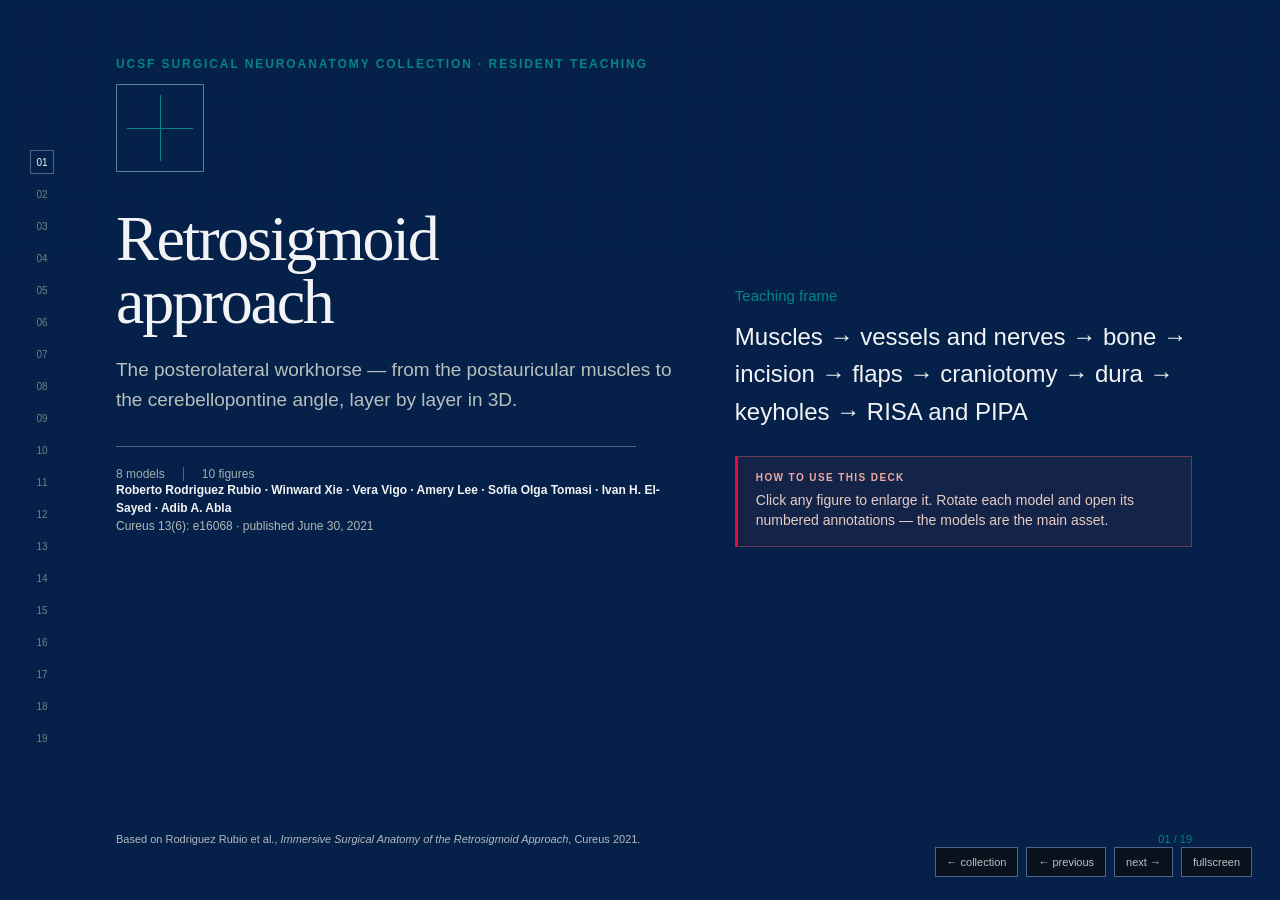
<file: articles/retrosigmoid-approach/index.html>
<!doctype html>
<html lang="en">
<head>
  <meta charset="utf-8" />
  <meta name="viewport" content="width=device-width, initial-scale=1" />
  <title>Retrosigmoid Approach — UCSF Surgical Neuroanatomy Collection</title>
  <link rel="stylesheet" href="styles/root.css" />
  <style>
    .figure-media { background:#070d11; }
    .figure-button { display:block; width:100%; height:100%; padding:0; border:0; background:transparent; cursor:zoom-in; }
    .figure-button img { width:100%; height:100%; object-fit:contain !important; }
    .figure-hint { position:absolute;right:14px;bottom:12px;z-index:2;padding:6px 8px;background:rgba(7,13,16,.82);color:#c8d5d2;font:10px var(--font-mono);border:1px solid rgba(159,212,209,.28); }
    .slide-content { min-height:0; }
    .source-box { border-top:1px solid var(--color-border); padding-top:17px; margin-top:22px; }
    .lightbox { display:none; position:fixed; inset:0; z-index:50; align-items:center; justify-content:center; padding:2vh 2vw; background:rgba(2,6,8,.97); }
    .lightbox.open { display:flex; }
    .lightbox img { width:96vw; height:92vh; max-width:none; max-height:none; object-fit:contain; border:1px solid #46575c; box-shadow:0 24px 80px #000; }
    .lightbox .close { position:fixed; top:22px; right:28px; padding:8px 12px; border:1px solid #56676a; background:#0b151a; color:#dbe3df; cursor:pointer; font:12px var(--font-mono); }
    .lightbox .lightbox-caption { position:fixed; left:3vw; bottom:18px; color:#adbab7; font:11px var(--font-mono); }
    .author-list { max-width:620px; color:#aeb9b6; font-size:12px; line-height:1.5; }
    .author-list b { color:var(--color-bone); }
    .cover-grid { display:grid; grid-template-columns:1.1fr .9fr; align-items:end; gap:60px; height:100%; }
    .cover-rule { width:100%; max-width:520px; height:1px; background:var(--color-border); margin:32px 0 20px; }
    .single { display:grid; grid-template-columns:1fr; min-height:0; }
    .single .media { min-height:0; }
    .with-side { display:grid; grid-template-columns:1.5fr .8fr; gap:24px; min-height:0; }
    .with-side .side { align-self:center; }
    .pos-grid { display:grid; gap:14px; }
    .pos-grid .measure { border-bottom:1px solid var(--color-border); }
    @media (max-width:1100px){ .cover-grid{grid-template-columns:1fr}.with-side{grid-template-columns:1fr} }
  </style>
</head>
<body class="deck-shell presentation">
  <main class="deck" id="deck" aria-label="Retrosigmoid approach teaching presentation">

    <section class="slide active" data-title="Opening">
      <div class="cover-grid">
        <div>
          <p class="eyebrow">UCSF Surgical Neuroanatomy Collection · resident teaching</p>
          <div class="title-mark" aria-hidden="true"></div>
          <h1>Retrosigmoid<br />approach</h1>
          <p class="lede">The posterolateral workhorse — from the postauricular muscles to the cerebellopontine angle, layer by layer in 3D.</p>
          <div class="cover-rule"></div>
          <div class="title-meta"><span>8 models</span><span>10 figures</span></div>
          <p class="author-list"><b>Roberto Rodriguez Rubio · Winward Xie · Vera Vigo · Amery Lee · Sofia Olga Tomasi · Ivan H. El-Sayed · Adib A. Abla</b><br />Cureus 13(6): e16068 · published June 30, 2021</p>
        </div>
        <div>
          <p class="question">Teaching frame</p>
          <p class="lede" style="font-size:24px;color:var(--color-bone)">Muscles → vessels and nerves → bone → incision → flaps → craniotomy → dura → keyholes → RISA and PIPA</p>
          <div class="look"><b>How to use this deck</b> Click any figure to enlarge it. Rotate each model and open its numbered annotations — the models are the main asset.</div>
        </div>
      </div>
      <div class="footer"><span>Based on Rodriguez Rubio et al., <i>Immersive Surgical Anatomy of the Retrosigmoid Approach</i>, Cureus 2021.</span><span class="slide-number">01 / 19</span></div>
    </section>

    <section class="slide" data-title="Superficial muscles">
      <div><p class="eyebrow">01 · Myofascial anatomy — model 1</p><h2>The postauricular<br />muscle map.</h2></div>
      <div class="slide-content single">
        <div class="media"><span class="model-tag">interactive model 1 · superficial muscles</span><iframe title="Superficial muscles, nerves, and arteries of the left posterolateral region model" loading="lazy" allow="autoplay; fullscreen; xr-spatial-tracking" allowfullscreen data-src="https://sketchfab.com/models/15e9ead5641c48f195c075ae155a5d80/embed?ui_theme=dark&ui_infos=0"></iframe></div>
      </div>
      <div class="footer"><span><b>Concept:</b> posterior auricular muscle above the pinna, SCM inserting at the mastoid portion, splenius and semispinalis capitis stacked toward the SNL — plus the occipital artery, the lesser occipital nerve, and the accessory nerve emerging above Erb's point.</span><span class="slide-number">02 / 19</span></div>
    </section>

    <section class="slide" data-title="Deep muscles">
      <div><p class="eyebrow">02 · Myofascial anatomy — figure 1 + model 2</p><h2>Two muscles<br />go deep.</h2></div>
      <div class="slide-content split-media">
        <div class="media figure-media"><span class="model-tag">figure 1 · myofascial and osseous anatomy</span><button class="figure-button" data-full="assets/images/fig-i01.jpg" aria-label="Enlarge Figure 1"><img src="assets/images/fig-i01.jpg" alt="Myofascial and osseous anatomy of the left postauricular region: superficial myofascial layers and deep muscles in relation to the retrosigmoid exposure" /></button><span class="figure-hint">↗ enlarge</span></div>
        <div class="media"><span class="model-tag">interactive model 2 · deep muscles and occipital artery</span><iframe title="Deep muscles of the left posterolateral region and the course of the occipital artery model" loading="lazy" allow="autoplay; fullscreen; xr-spatial-tracking" allowfullscreen data-src="https://sketchfab.com/models/16d284778f034a409fa159c55deede53/embed?ui_theme=dark&ui_infos=0"></iframe></div>
      </div>
      <div class="footer"><span><b>Concept:</b> under the semispinalis lie the suboccipital muscles — the obliquus capitis superior and the rectus capitis posterior major are the two the RS approach actually exposes.</span><span class="slide-number">03 / 19</span></div>
    </section>

    <section class="slide" data-title="Sinuses and landmarks">
      <div><p class="eyebrow">03 · Vascular anatomy — figure 2</p><h2>Draw the sinuses<br />on the bone.</h2></div>
      <div class="slide-content with-side">
        <div class="media figure-media"><span class="model-tag">figure 2 · sigmoid and transverse sinuses</span><button class="figure-button" data-full="assets/images/fig-i02.jpg" aria-label="Enlarge Figure 2"><img src="assets/images/fig-i02.jpg" alt="Posterolateral view of the left sigmoid and transverse sinuses and their relation to osseous landmarks" /></button><span class="figure-hint">↗ enlarge</span></div>
        <div class="side">
          <p class="question">Two lines, one junction</p>
          <div class="pos-grid">
            <div class="measure"><strong>Zygoma–inion</strong><span>projects the SNL → locates the transverse sinus</span></div>
            <div class="measure"><strong>Mastoid tip–asterion</strong><span>follows the digastric groove → approximates the sigmoid sinus</span></div>
            <div class="measure"><strong>Intersection</strong><span>estimates the transverse-sigmoid sinus junction</span></div>
          </div>
        </div>
      </div>
      <div class="footer"><span><b>Concept:</b> the TSSJ — and therefore the key burr hole — can be estimated with surface anatomy before a single incision is made.</span><span class="slide-number">04 / 19</span></div>
    </section>

    <section class="slide" data-title="Bony anatomy">
      <div><p class="eyebrow">04 · Bony anatomy — figure 3</p><h2>The posterolateral<br />landmarks.</h2></div>
      <div class="slide-content with-side">
        <div class="media figure-media"><span class="model-tag">figure 3 · bony anatomy of the RS approach</span><button class="figure-button" data-full="assets/images/fig-i03.jpg" aria-label="Enlarge Figure 3"><img src="assets/images/fig-i03.jpg" alt="Bony anatomy relevant to the retrosigmoid approach: lateral, posteroinferior, and internal views of the posterior fossa and petrous face" /></button><span class="figure-hint">↗ enlarge</span></div>
        <div class="side">
          <p class="question">Name what frames the approach</p>
          <ul class="bullets">
            <li>Asterion, EOP, superior and inferior nuchal lines.</li>
            <li>Digastric groove, mastoid process, posterior condylar canal.</li>
            <li>Inside: arcuate eminence, internal acoustic canal, sigmoid and transverse sulci.</li>
          </ul>
        </div>
      </div>
      <div class="footer"><span><b>Concept:</b> the craniotomy lives between the transverse and sigmoid sinuses — every external landmark exists to find those two borders safely.</span><span class="slide-number">05 / 19</span></div>
    </section>

    <section class="slide" data-title="Incision planning">
      <div><p class="eyebrow">05 · Step 2 — skin incision, model 3</p><h2>Four ways<br />to open the skin.</h2></div>
      <div class="slide-content single">
        <div class="media"><span class="model-tag">interactive model 3 · skin incision landmarks</span><iframe title="Specimen showing superficial landmarks to plan the skin incision variations for a right retrosigmoid approach model" loading="lazy" allow="autoplay; fullscreen; xr-spatial-tracking" allowfullscreen data-src="https://sketchfab.com/models/06400319da9b4c628267ba2a9bf17b65/embed?ui_theme=dark&ui_infos=0"></iframe></div>
      </div>
      <div class="footer"><span><b>Concept:</b> linear, lazy S-shaped, C-shaped, and curvilinear inverted-U incisions — all referenced to the SNL, the mastoid tip, and the estimated course of the sinuses.</span><span class="slide-number">06 / 19</span></div>
    </section>

    <section class="slide" data-title="Myocutaneous flap">
      <div><p class="eyebrow">06 · Step 3 — flap reflection, model 4</p><h2>Reflect the flap,<br />keep the cuff.</h2></div>
      <div class="slide-content single">
        <div class="media"><span class="model-tag">interactive model 4 · muscular layer after skin reflection</span><iframe title="Specimen showing the muscular layer after incision and reflection of the skin for a right retrosigmoid approach model" loading="lazy" allow="autoplay; fullscreen; xr-spatial-tracking" allowfullscreen data-src="https://sketchfab.com/models/4bc059cc8ef341bc9b16d0d8458bdfe1/embed?ui_theme=dark&ui_infos=0"></iframe></div>
      </div>
      <div class="footer"><span><b>Concept:</b> a vertical fascial incision from the mastoid tip to the flap base; the occipitalis flap elevates above the SNL and the SCM flap below it — and the emissary veins are coagulated early, before they bleed into the field or admit air.</span><span class="slide-number">07 / 19</span></div>
    </section>

    <section class="slide" data-title="Osseous exposure">
      <div><p class="eyebrow">07 · Step 4 — muscle dissection, model 5</p><h2>Bone landmarks<br />in view.</h2></div>
      <div class="slide-content single">
        <div class="media"><span class="model-tag">interactive model 5 · osseous landmarks after muscle reflection</span><iframe title="Specimen showing the exposure of osseous landmarks during a right retrosigmoid approach model" loading="lazy" allow="autoplay; fullscreen; xr-spatial-tracking" allowfullscreen data-src="https://sketchfab.com/models/914c53c71aad40499e721d0b36f99a41/embed?ui_theme=dark&ui_infos=0"></iframe></div>
      </div>
      <div class="footer"><span><b>Concept:</b> after the muscles come down: asterion, mastoid, digastric groove — and the burr-hole debate: over the asterion, Teranishi (6.5 mm inferior and anterior), or Ribas (10 mm anterior, edge at the parietomastoid suture).</span><span class="slide-number">08 / 19</span></div>
    </section>

    <section class="slide" data-title="Craniotomy">
      <div><p class="eyebrow">08 · Step 5 — craniotomy, model 6</p><h2>Expose the sinus<br />edges.</h2></div>
      <div class="slide-content single">
        <div class="media"><span class="model-tag">interactive model 6 · retrosigmoid craniotomy</span><iframe title="Specimen showing the craniotomy of the retrosigmoid approach model" loading="lazy" allow="autoplay; fullscreen; xr-spatial-tracking" allowfullscreen data-src="https://sketchfab.com/models/dc312953563e4069aff56b190a81fdec/embed?ui_theme=dark&ui_infos=0"></iframe></div>
      </div>
      <div class="footer"><span><b>Concept:</b> the craniotomy exposes the TSSJ, the inferior edge of the TS, the posterior edge of the SS, and the posterior fossa floor — stopping short of the foramen magnum; every exposed mastoid air cell is waxed.</span><span class="slide-number">09 / 19</span></div>
    </section>

    <section class="slide" data-title="Standard vs extended">
      <div><p class="eyebrow">09 · Step 5 — craniotomy variants, figure 4</p><h2>Standard or<br />extended?</h2></div>
      <div class="slide-content with-side">
        <div class="media figure-media"><span class="model-tag">figure 4 · standard vs extended corridors</span><button class="figure-button" data-full="assets/images/fig-i04.jpg" aria-label="Enlarge Figure 4"><img src="assets/images/fig-i04.jpg" alt="Right superior axial view showing the corridors for the extended and standard retrosigmoid approaches" /></button><span class="figure-hint">↗ enlarge</span></div>
        <div class="side">
          <p class="question">What does skeletonizing the sinuses buy?</p>
          <ul class="bullets">
            <li>Standard RS: bone removed to the edges of the TS and SS.</li>
            <li>Extended RS: both sinuses skeletonized, mobilized, and retracted with the dura.</li>
            <li>Four burr holes: above the medial TS, above the TSSJ, near the jugular termination of the SS, and over the cerebellar hemisphere.</li>
          </ul>
        </div>
      </div>
      <div class="footer"><span><b>Concept:</b> the extended RS widens both the working area and the angle of attack between cerebellum and petrous face — at the price of mastoidectomy and sinus handling.</span><span class="slide-number">10 / 19</span></div>
    </section>

    <section class="slide" data-title="Dural opening">
      <div><p class="eyebrow">10 · Step 6 — dural opening, model 7</p><h2>C, Y,<br />or X.</h2></div>
      <div class="slide-content single">
        <div class="media"><span class="model-tag">interactive model 7 · Y-shaped dural opening</span><iframe title="Specimen showing the Y-shaped dural opening of the retrosigmoid approach model" loading="lazy" allow="autoplay; fullscreen; xr-spatial-tracking" allowfullscreen data-src="https://sketchfab.com/models/69c41834472c4a059fbe0227223df188/embed?ui_theme=dark&ui_infos=0"></iframe></div>
      </div>
      <div class="footer"><span><b>Concept:</b> a medially based C incision runs 3–5 mm off the TS and SS edges, keeping the sinuses covered for watertight closure; Y-shaped and X-shaped variants create dural leaves based on the sinuses.</span><span class="slide-number">11 / 19</span></div>
    </section>

    <section class="slide" data-title="Step by step">
      <div><p class="eyebrow">11 · The full approach — figure 5</p><h2>The RS,<br />A to D.</h2></div>
      <div class="slide-content single">
        <div class="media figure-media"><span class="model-tag">figure 5 · step-by-step RS dissection</span><button class="figure-button" data-full="assets/images/fig-i05.jpg" aria-label="Enlarge Figure 5"><img src="assets/images/fig-i05.jpg" alt="Left posterolateral view of the step-by-step retrosigmoid dissection: incision, myofascial dissection, craniotomy, and Y-shaped dural opening" /></button><span class="figure-hint">↗ enlarge</span></div>
      </div>
      <div class="footer"><span><b>Follow along:</b> estimate the SS and TS → inverted-U incision → myofascial dissection → craniotomy to the sinus edges → Y-shaped dural opening → the posterolateral cerebellum, and the CPA beyond it.</span><span class="slide-number">12 / 19</span></div>
    </section>

    <section class="slide" data-title="Lateral triangles">
      <div><p class="eyebrow">12 · Intradural anatomy — figure 6</p><h2>Three triangles,<br />three corridors.</h2></div>
      <div class="slide-content with-side">
        <div class="media figure-media"><span class="model-tag">figure 6 · lateral triangles of the posterior fossa</span><button class="figure-button" data-full="assets/images/fig-i06.jpg" aria-label="Enlarge Figure 6"><img src="assets/images/fig-i06.jpg" alt="Posterior view of the right lateral triangles of the posterior fossa and related neurovascular structures" /></button><span class="figure-hint">↗ enlarge</span></div>
        <div class="side">
          <p class="question">A corridor per cranial nerve group</p>
          <ul class="bullets">
            <li><b>Superior triangle</b> — the CN V corridor: trigeminal neuralgia, SCA.</li>
            <li><b>Central triangle</b> — the CN VII–VIII complex: vestibular schwannoma, hemifacial spasm, AICA.</li>
            <li><b>Inferior triangle</b> — the lower cranial nerves IX–XII, PICA.</li>
          </ul>
        </div>
      </div>
      <div class="footer"><span><b>Concept:</b> the article classifies RS surgical corridors by the cisternal segments of the cranial nerves — the approach is one, the corridor is chosen by the target nerve.</span><span class="slide-number">13 / 19</span></div>
    </section>

    <section class="slide" data-title="Keyhole variations">
      <div><p class="eyebrow">13 · Keyhole RS — figure 7</p><h2>Three keyholes,<br />three targets.</h2></div>
      <div class="slide-content with-side">
        <div class="media figure-media"><span class="model-tag">figure 7 · keyhole RS variations</span><button class="figure-button" data-full="assets/images/fig-i07.jpg" aria-label="Enlarge Figure 7"><img src="assets/images/fig-i07.jpg" alt="Depiction of right superior, central, and inferior variations of the keyhole retrosigmoid craniotomy" /></button><span class="figure-hint">↗ enlarge</span></div>
        <div class="side">
          <p class="question">A 10–20 mm craniotomy, placed by target</p>
          <ul class="bullets">
            <li><b>Superior</b> — triangular, at the inner curvature of the TSSJ: for CN V pathology.</li>
            <li><b>Central</b> — quadrangular, below the TS and medial to the SS: for CN VII–VIII.</li>
            <li><b>Inferior</b> — triangular, flush to the inferior SS and jugular bulb: for the lower cranial nerves.</li>
          </ul>
        </div>
      </div>
      <div class="footer"><span><b>Concept:</b> the keyhole RS trades working area for precision — the same three intradural triangles, entered through a craniotomy a fraction of the size.</span><span class="slide-number">14 / 19</span></div>
    </section>

    <section class="slide" data-title="Craniotomies and triangles">
      <div><p class="eyebrow">14 · Keyhole RS — model 8</p><h2>The keyholes,<br />in 3D.</h2></div>
      <div class="slide-content single">
        <div class="media"><span class="model-tag">interactive model 8 · RS craniotomies and intradural triangles</span><iframe title="Skull with relevant venous structures and cranial nerves, showing the intradural triangles and the three keyhole approaches model" loading="lazy" allow="autoplay; fullscreen; xr-spatial-tracking" allowfullscreen data-src="https://sketchfab.com/models/d708caa0f222468e8d4c02af7bd9217d/embed?ui_theme=dark&ui_infos=0"></iframe></div>
      </div>
      <div class="footer"><span><b>Concept:</b> rotate the skull to see how each keyhole window aligns with its intradural triangle — and with the venous structures and cranial nerves that define it.</span><span class="slide-number">15 / 19</span></div>
    </section>

    <section class="slide" data-title="RISA and PIPA corridors">
      <div><p class="eyebrow">15 · Intradural extensions — figure 8</p><h2>Drill beyond<br />the meatus.</h2></div>
      <div class="slide-content with-side">
        <div class="media figure-media"><span class="model-tag">figure 8 · RISA and PIPA corridors</span><button class="figure-button" data-full="assets/images/fig-i08.jpg" aria-label="Enlarge Figure 8"><img src="assets/images/fig-i08.jpg" alt="Superior view of the right posterior fossa showing the surgical corridors to reach and remove the suprameatal tubercle and petrous apex" /></button><span class="figure-hint">↗ enlarge</span></div>
        <div class="side">
          <p class="question">How far can the RS reach?</p>
          <ul class="bullets">
            <li><b>RISA:</b> remove the suprameatal tubercle → Meckel's cave, petroclival junction, posterior cavernous sinus.</li>
            <li><b>PIPA:</b> continue with a posterior intradural petrous apicectomy → anteromedial middle fossa, CN III, basilar trunk, anterolateral brainstem.</li>
          </ul>
        </div>
      </div>
      <div class="footer"><span><b>Concept:</b> RISA suits pathology at the anterior border of the posterior fossa; PIPA is needed when the lesion spills into the posterior third of the cavernous sinus in the middle fossa.</span><span class="slide-number">16 / 19</span></div>
    </section>

    <section class="slide" data-title="RISA">
      <div><p class="eyebrow">16 · RISA — figure 9</p><h2>The suprameatal<br />tubercle, step by step.</h2></div>
      <div class="slide-content single">
        <div class="media figure-media"><span class="model-tag">figure 9 · RISA microsurgical sequence</span><button class="figure-button" data-full="assets/images/fig-i09.jpg" aria-label="Enlarge Figure 9"><img src="assets/images/fig-i09.jpg" alt="Microsurgical view of a left retrosigmoid intradural suprameatal approach: step-by-step removal of the suprameatal tubercle" /></button><span class="figure-hint">↗ enlarge</span></div>
      </div>
      <div class="footer"><span><b>Follow along:</b> identify the neurovascular frame around the SMT (AICA, SCA, SPV, CN V) → incise and dissect its dura → drill the tubercle → expose and open the posteroinferior porus trigeminus.</span><span class="slide-number">17 / 19</span></div>
    </section>

    <section class="slide" data-title="PIPA">
      <div><p class="eyebrow">17 · PIPA — figure 10</p><h2>The petrous apex<br />from behind.</h2></div>
      <div class="slide-content with-side">
        <div class="media figure-media"><span class="model-tag">figure 10 · PIPA microsurgical view</span><button class="figure-button" data-full="assets/images/fig-i10.jpg" aria-label="Enlarge Figure 10"><img src="assets/images/fig-i10.jpg" alt="Microsurgical view of a left posterior intradural petrous apicectomy after removal of the suprameatal tubercle" /></button><span class="figure-hint">↗ enlarge</span></div>
        <div class="side">
          <p class="question">Limits of the apicectomy</p>
          <ul class="bullets">
            <li>Superior: tentorium and superior petrosal sinus.</li>
            <li>Anteromedial: CN VI, Dorello's canal, posterior cavernous sinus.</li>
            <li>Inferior: inferior petrosal sinus; posterolateral: porus trigeminus.</li>
          </ul>
        </div>
      </div>
      <div class="footer"><span><b>Concept:</b> CN V is protected with a rubber dam while the apex comes out with a diamond burr — Meckel's cave opens once the tentorial free edge is resected parallel to the petrous ridge.</span><span class="slide-number">18 / 19</span></div>
    </section>

    <section class="slide" data-title="Article source">
      <div><p class="eyebrow">18 · Source</p><h2>Article source</h2></div>
      <div class="slide-content" style="display:flex;align-items:center;justify-content:center">
        <div class="media figure-media" style="width:min(880px,90vw);height:430px"><span class="model-tag">article source</span><div style="padding:48px;display:flex;flex-direction:column;justify-content:center;height:100%"><p class="eyebrow">Rodriguez Rubio et al. · Cureus 2021</p><h3 style="font:400 42px/1.08 var(--font-display);color:var(--color-bone);margin-bottom:26px">Immersive Surgical Anatomy of the Retrosigmoid Approach</h3><div class="source-box small"><a href="https://www.cureus.com/articles/61558-immersive-surgical-anatomy-of-the-retrosigmoid-approach" target="_blank" rel="noopener">Open the article ↗</a><br /><a href="https://pmc.ncbi.nlm.nih.gov/articles/PMC8336623/" target="_blank" rel="noopener">Open full-text media ↗</a><br /><a href="https://sketchfab.com/SBCVL_UCSF" target="_blank" rel="noopener">SBCVL_UCSF on Sketchfab ↗</a></div></div></div>
      </div>
      <div class="footer"><span>Primary article and open-access media source. All eight volumetric models of the article are embedded as interactive models above.</span><span class="slide-number">19 / 19</span></div>
    </section>
  </main>

  <nav class="nav" id="nav" aria-label="Slide navigation"></nav>
  <div class="controls" aria-label="Presentation controls"><a href="../../index.html" style="padding:8px 11px;border:1px solid var(--color-border);background:rgba(10,16,21,.82);color:#b8c4c1;font:11px var(--font-mono);text-decoration:none">← collection</a><button id="prev" type="button">← previous</button><button id="next" type="button">next →</button><button id="fullscreen" type="button">fullscreen</button></div>
  <div class="lightbox" id="lightbox" role="dialog" aria-modal="true" aria-label="Enlarged figure"><button class="close" id="closeLightbox" type="button">close ×</button><img id="lightboxImage" alt="" /><div class="lightbox-caption" id="lightboxCaption"></div></div>

  <script>
    (() => {
      const slides = [...document.querySelectorAll('.slide')];
      const nav = document.getElementById('nav');
      let index = 0;
      slides.forEach((slide, i) => { const b=document.createElement('button'); b.type='button'; b.textContent=String(i+1).padStart(2,'0'); b.title=slide.dataset.title||`Slide ${i+1}`; b.addEventListener('click',()=>show(i)); nav.appendChild(b); });
      const buttons=[...nav.querySelectorAll('button')];
      function show(i){
        index=Math.max(0,Math.min(slides.length-1,i));
        slides.forEach((s,n)=>{ s.classList.toggle('active',n===index); });
        buttons.forEach((b,n)=>b.classList.toggle('active',n===index));
        slides[index].querySelectorAll('iframe[data-src]').forEach(frame=>{frame.src=frame.dataset.src; frame.removeAttribute('data-src');});
        history.replaceState(null,'',`#${index+1}`);
      }
      document.getElementById('prev').addEventListener('click',()=>show(index-1)); document.getElementById('next').addEventListener('click',()=>show(index+1)); document.getElementById('fullscreen').addEventListener('click',()=>document.documentElement.requestFullscreen?.());
      document.addEventListener('keydown',e=>{ if(['ArrowRight','PageDown',' '].includes(e.key)){e.preventDefault();show(index+1);} if(['ArrowLeft','PageUp'].includes(e.key)){e.preventDefault();show(index-1);} if(e.key==='Home')show(0); if(e.key==='End')show(slides.length-1); if(e.key==='Escape')closeBox(); });
      const box=document.getElementById('lightbox'), image=document.getElementById('lightboxImage'), caption=document.getElementById('lightboxCaption');
      function openBox(button){ image.src=button.dataset.full; image.alt=button.querySelector('img')?.alt||''; caption.textContent=image.alt+' · click outside or press Escape to close'; box.classList.add('open'); document.getElementById('closeLightbox').focus(); }
      function closeBox(){ box.classList.remove('open'); image.src=''; }
      document.querySelectorAll('.figure-button').forEach(b=>{b.addEventListener('click',()=>openBox(b)); b.addEventListener('keydown',e=>{if(e.key==='Enter'||e.key===' '){e.preventDefault();openBox(b);}});});
      document.getElementById('closeLightbox').addEventListener('click',closeBox); box.addEventListener('click',e=>{if(e.target===box)closeBox();});
      const requested=Number(location.hash.slice(1)); if(requested>=1&&requested<=slides.length)index=requested-1; show(index);
    })();
  </script>
</body>
</html>
</file>
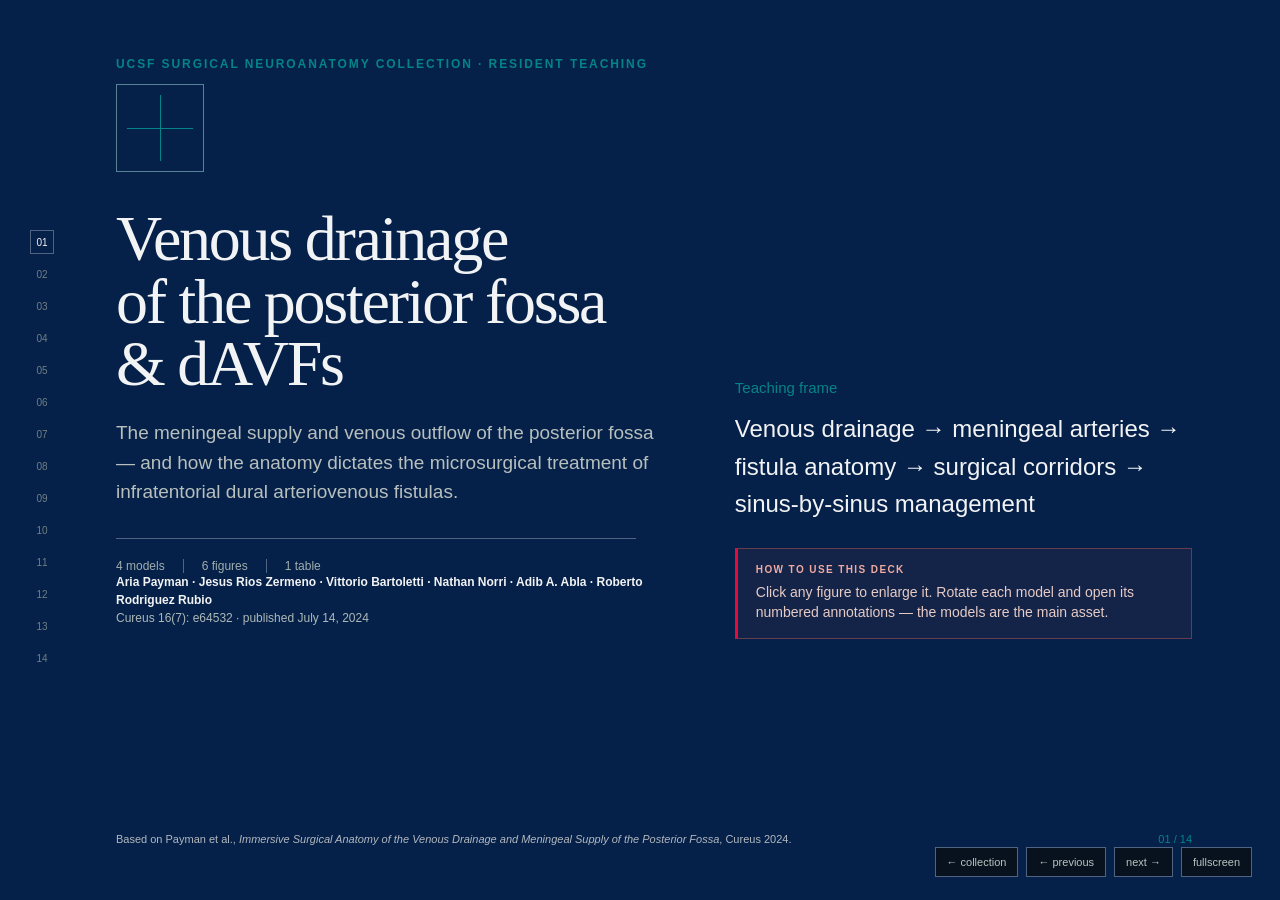
<file: articles/venous-drainage-posterior-fossa-davfs/index.html>
<!doctype html>
<html lang="en">
<head>
  <meta charset="utf-8" />
  <meta name="viewport" content="width=device-width, initial-scale=1" />
  <title>Venous Drainage &amp; dAVFs of the Posterior Fossa — UCSF Surgical Neuroanatomy Collection</title>
  <link rel="stylesheet" href="styles/root.css" />
  <style>
    .figure-media { background:#070d11; }
    .figure-button { display:block; width:100%; height:100%; padding:0; border:0; background:transparent; cursor:zoom-in; }
    .figure-button img { width:100%; height:100%; object-fit:contain !important; }
    .figure-hint { position:absolute;right:14px;bottom:12px;z-index:2;padding:6px 8px;background:rgba(7,13,16,.82);color:#c8d5d2;font:10px var(--font-mono);border:1px solid rgba(159,212,209,.28); }
    .slide-content { min-height:0; }
    .table-panel { min-height:0; overflow:hidden; border:1px solid var(--color-border); background:#0d171d; }
    .table-panel h3 { padding:14px 16px 8px; margin:0; }
    .table-scroll { height:calc(100% - 42px); overflow:auto; }
    table { width:100%; border-collapse:collapse; font-size:11.5px; line-height:1.25; }
    th { position:sticky; top:0; z-index:1; padding:8px 9px; text-align:left; color:var(--color-primary); background:#122129; font:600 9px var(--font-mono); letter-spacing:.08em; text-transform:uppercase; }
    td { padding:8px 9px; vertical-align:top; border-top:1px solid #26363d; color:#c6cfcc; }
    td:first-child { color:var(--color-bone); font-weight:600; }
    .source-box { border-top:1px solid var(--color-border); padding-top:17px; margin-top:22px; }
    .lightbox { display:none; position:fixed; inset:0; z-index:50; align-items:center; justify-content:center; padding:2vh 2vw; background:rgba(2,6,8,.97); }
    .lightbox.open { display:flex; }
    .lightbox img { width:96vw; height:92vh; max-width:none; max-height:none; object-fit:contain; border:1px solid #46575c; box-shadow:0 24px 80px #000; }
    .lightbox .close { position:fixed; top:22px; right:28px; padding:8px 12px; border:1px solid #56676a; background:#0b151a; color:#dbe3df; cursor:pointer; font:12px var(--font-mono); }
    .lightbox .lightbox-caption { position:fixed; left:3vw; bottom:18px; color:#adbab7; font:11px var(--font-mono); }
    .author-list { max-width:660px; color:#aeb9b6; font-size:12px; line-height:1.5; }
    .author-list b { color:var(--color-bone); }
    .cover-grid { display:grid; grid-template-columns:1.1fr .9fr; align-items:end; gap:60px; height:100%; }
    .cover-rule { width:100%; max-width:520px; height:1px; background:var(--color-border); margin:32px 0 20px; }
    .single { display:grid; grid-template-columns:1fr; min-height:0; }
    .single .media { min-height:0; }
    .with-side { display:grid; grid-template-columns:1.5fr .8fr; gap:24px; min-height:0; }
    .with-side .side { align-self:center; }
    @media (max-width:1100px){ .cover-grid{grid-template-columns:1fr}.with-side{grid-template-columns:1fr} }
  </style>
</head>
<body class="deck-shell presentation">
  <main class="deck" id="deck" aria-label="Venous drainage and dAVFs of the posterior fossa teaching presentation">

    <section class="slide active" data-title="Opening">
      <div class="cover-grid">
        <div>
          <p class="eyebrow">UCSF Surgical Neuroanatomy Collection · resident teaching</p>
          <div class="title-mark" aria-hidden="true"></div>
          <h1>Venous drainage<br />of the posterior fossa<br />&amp; dAVFs</h1>
          <p class="lede">The meningeal supply and venous outflow of the posterior fossa — and how the anatomy dictates the microsurgical treatment of infratentorial dural arteriovenous fistulas.</p>
          <div class="cover-rule"></div>
          <div class="title-meta"><span>4 models</span><span>6 figures</span><span>1 table</span></div>
          <p class="author-list"><b>Aria Payman · Jesus Rios Zermeno · Vittorio Bartoletti · Nathan Norri · Adib A. Abla · Roberto Rodriguez Rubio</b><br />Cureus 16(7): e64532 · published July 14, 2024</p>
        </div>
        <div>
          <p class="question">Teaching frame</p>
          <p class="lede" style="font-size:24px;color:var(--color-bone)">Venous drainage → meningeal arteries → fistula anatomy → surgical corridors → sinus-by-sinus management</p>
          <div class="look"><b>How to use this deck</b> Click any figure to enlarge it. Rotate each model and open its numbered annotations — the models are the main asset.</div>
        </div>
      </div>
      <div class="footer"><span>Based on Payman et al., <i>Immersive Surgical Anatomy of the Venous Drainage and Meningeal Supply of the Posterior Fossa</i>, Cureus 2024.</span><span class="slide-number">01 / 14</span></div>
    </section>

    <section class="slide" data-title="Posterior fossa veins">
      <div><p class="eyebrow">01 · Venous anatomy — figure 1</p><h2>Three groups<br />drain the fossa.</h2></div>
      <div class="slide-content single">
        <div class="media figure-media"><span class="model-tag">figure 1 · posterior fossa neurovascular components</span><button class="figure-button" data-full="assets/images/fig-i01.jpg" aria-label="Enlarge Figure 1"><img src="assets/images/fig-i01.jpg" alt="Sagittal view of the neurovascular components of the posterior fossa, including the posterior meningeal artery and venous drainage" /></button><span class="figure-hint">↗ enlarge</span></div>
      </div>
      <div class="footer"><span><b>Concept:</b> the galenic group drains the posterior fossa roof, the petrosal group its anterior face (via the superior and inferior petrosal sinuses), and the tentorial group — including the marginal and occipital sinuses — its posterior aspect.</span><span class="slide-number">02 / 14</span></div>
    </section>

    <section class="slide" data-title="Venous drainage model">
      <div><p class="eyebrow">01 · Venous anatomy — model 1</p><h2>The venous map,<br />in three dimensions.</h2></div>
      <div class="slide-content single">
        <div class="media"><span class="model-tag">interactive model 1 · venous drainage</span><iframe title="Main venous structures involved in the drainage of the posterior fossa model" loading="lazy" allow="autoplay; fullscreen; xr-spatial-tracking" allowfullscreen data-src="https://sketchfab.com/models/9e69ebee7e16407b94ceadd4b4881996/embed?ui_theme=dark&ui_infos=0"></iframe></div>
      </div>
      <div class="footer"><span><b>Concept:</b> rotate the model to trace each of the three drainage groups — galenic, petrosal, and tentorial — and their tributaries around the posterior fossa.</span><span class="slide-number">03 / 14</span></div>
    </section>

    <section class="slide" data-title="Arteriovenous anatomy">
      <div><p class="eyebrow">02 · Vascular anatomy — figure 2</p><h2>Arteries and veins,<br />one skull base.</h2></div>
      <div class="slide-content single">
        <div class="media figure-media"><span class="model-tag">figure 2 · arteriovenous anatomy of the posterior skull base</span><button class="figure-button" data-full="assets/images/fig-i02.jpg" aria-label="Enlarge Figure 2"><img src="assets/images/fig-i02.jpg" alt="3D model render of the arteriovenous anatomy of the posterior skull base: anteroinferior view of the exocranial skull and intracranial vascular relationships" /></button><span class="figure-hint">↗ enlarge</span></div>
      </div>
      <div class="footer"><span><b>Concept:</b> the exocranial and intracranial circulations meet at the skull base foramina — precisely where dAVFs form their shunts.</span><span class="slide-number">04 / 14</span></div>
    </section>

    <section class="slide" data-title="Meningeal supply">
      <div><p class="eyebrow">03 · Meningeal supply — figure 3</p><h2>Who feeds<br />the dura.</h2></div>
      <div class="slide-content single">
        <div class="media figure-media"><span class="model-tag">figure 3 · lateral pharyngeal space</span><button class="figure-button" data-full="assets/images/fig-i03.jpg" aria-label="Enlarge Figure 3"><img src="assets/images/fig-i03.jpg" alt="Lateral view of the right lateral pharyngeal space showing the common carotid artery bifurcation and ascending pharyngeal artery" /></button><span class="figure-hint">↗ enlarge</span></div>
      </div>
      <div class="footer"><span><b>Concept:</b> posterior fossa dura is fed extracranially (occipital and ascending pharyngeal arteries) and intracranially (ICA's meningohypophyseal trunk and the vertebrobasilar system) — the APA's neuromeningeal trunk is the classic feeder of foramen-magnum dAVFs.</span><span class="slide-number">05 / 14</span></div>
    </section>

    <section class="slide" data-title="Dural arteries model">
      <div><p class="eyebrow">03 · Meningeal supply — model 2</p><h2>Every feeder,<br />one model.</h2></div>
      <div class="slide-content single">
        <div class="media"><span class="model-tag">interactive model 2 · dural arteries</span><iframe title="Main arteries involved in the meningeal blood supply to the posterior fossa model" loading="lazy" allow="autoplay; fullscreen; xr-spatial-tracking" allowfullscreen data-src="https://sketchfab.com/models/8a0926fe6fea40598cd20770c789db51/embed?ui_theme=dark&ui_infos=0"></iframe></div>
      </div>
      <div class="footer"><span><b>Concept:</b> explore the meningeal supply interactively — ECA, ICA, and vertebrobasilar contributions converge on the dura that harbors the fistula.</span><span class="slide-number">06 / 14</span></div>
    </section>

    <section class="slide" data-title="Infratemporal fossa">
      <div><p class="eyebrow">04 · Surgical anatomy — figure 4</p><h2>The infratemporal<br />corridor.</h2></div>
      <div class="slide-content single">
        <div class="media figure-media"><span class="model-tag">figure 4 · left infratemporal fossa</span><button class="figure-button" data-full="assets/images/fig-i04.jpg" aria-label="Enlarge Figure 4"><img src="assets/images/fig-i04.jpg" alt="Superior view of the left infratemporal fossa illustrating its neurovascular structures" /></button><span class="figure-hint">↗ enlarge</span></div>
      </div>
      <div class="footer"><span><b>Concept:</b> the MMA's petrosquamous branch anastomoses with the mastoid branch of the occipital artery, the APA, and the vertebral artery — a collateral web that keeps fistulas recruited from every direction.</span><span class="slide-number">07 / 14</span></div>
    </section>

    <section class="slide" data-title="Skull base inflow">
      <div><p class="eyebrow">05 · Surgical anatomy — figure 5</p><h2>Where vessels<br />enter the skull.</h2></div>
      <div class="slide-content single">
        <div class="media figure-media"><span class="model-tag">figure 5 · neurovascular structures entering the skull base</span><button class="figure-button" data-full="assets/images/fig-i05.jpg" aria-label="Enlarge Figure 5"><img src="assets/images/fig-i05.jpg" alt="View of the neurovascular structures entering the left skull base, including the course of the subarcuate artery" /></button><span class="figure-hint">↗ enlarge</span></div>
      </div>
      <div class="footer"><span><b>Concept:</b> transosseous and transmastoid branches cross the bone itself — which is why disconnecting the shunt, not just coagulating feeders, is the surgical goal.</span><span class="slide-number">08 / 14</span></div>
    </section>

    <section class="slide" data-title="Fistula anatomy">
      <div><p class="eyebrow">06 · dAVF anatomy — model 3</p><h2>The shunt,<br />mapped.</h2></div>
      <div class="slide-content single">
        <div class="media"><span class="model-tag">interactive model 3 · vascular and cranial anatomy of infratentorial dAVFs</span><iframe title="Main vascular structures relevant to infratentorial dAVFs and their relationship with cranial anatomy model" loading="lazy" allow="autoplay; fullscreen; xr-spatial-tracking" allowfullscreen data-src="https://sketchfab.com/models/18f8940cc171449da985e7b7161298f7/embed?ui_theme=dark&ui_infos=0"></iframe></div>
      </div>
      <div class="footer"><span><b>Concept:</b> the fistulous point sits within the sinus wall, fed by converging meningeal branches from the ECA, ICA, and vertebrobasilar system — rotate the model to see why every feeder matters at surgery.</span><span class="slide-number">09 / 14</span></div>
    </section>

    <section class="slide" data-title="Surgical exposures">
      <div><p class="eyebrow">07 · Microsurgical management — model 4</p><h2>An exposure<br />per fistula.</h2></div>
      <div class="slide-content single">
        <div class="media"><span class="model-tag">interactive model 4 · exposures and relevant anatomy</span><iframe title="Main surgical exposures utilized for the microsurgical treatment of infratentorial dAVFs model" loading="lazy" allow="autoplay; fullscreen; xr-spatial-tracking" allowfullscreen data-src="https://sketchfab.com/models/afbac118c8154030ba2e7e8f74e226e1/embed?ui_theme=dark&ui_infos=0"></iframe></div>
      </div>
      <div class="footer"><span><b>Concept:</b> the classic posterior fossa approaches remain the backbone of dAVF surgery — the exposure is chosen by the affected sinus, not by preference.</span><span class="slide-number">10 / 14</span></div>
    </section>

    <section class="slide" data-title="Approaches figure">
      <div><p class="eyebrow">08 · Microsurgical management — figure 6</p><h2>The corridors,<br />compared.</h2></div>
      <div class="slide-content single">
        <div class="media figure-media"><span class="model-tag">figure 6 · surgical approaches to the posterior fossa</span><button class="figure-button" data-full="assets/images/fig-i06.jpg" aria-label="Enlarge Figure 6"><img src="assets/images/fig-i06.jpg" alt="Surgical approaches to the posterior fossa: posterolateral view of the retrosigmoid approach and its wide corridor to the cerebellopontine angle" /></button><span class="figure-hint">↗ enlarge</span></div>
      </div>
      <div class="footer"><span><b>Concept:</b> the retrosigmoid approach and its extensions provide the working corridors to the transverse-sigmoid, marginal, and petrosal fistula sites.</span><span class="slide-number">11 / 14</span></div>
    </section>

    <section class="slide" data-title="dAVF classification table">
      <div><p class="eyebrow">09 · dAVF classification — table 1</p><h2>Sinus first,<br />approach second.</h2></div>
      <div class="slide-content single">
        <div class="table-panel"><h3>Table 1 · infratentorial dAVFs — relevant anatomy and microsurgical exposures</h3><div class="table-scroll"><table><thead><tr><th>Skull base anatomy</th><th>Infratentorial space</th><th>Affected sinus</th><th>Arterial supply</th><th>Approach</th></tr></thead><tbody>
          <tr><td>Transverse-sigmoid region</td><td>Posterior supracerebellar-infratentorial</td><td>Transverse-sigmoid sinus</td><td>Tentorial and dorsal meningeal arteries (MHT); petrous/petrosquamous branches (MMA); transosseous and transmastoid branches (OA)</td><td>Extended retrosigmoid approach (± sinus skeletonization)</td></tr>
          <tr><td>Foramen magnum (anterior and posterior to the occipital condyles)</td><td>Spinomedullary junction</td><td>Marginal sinus</td><td>Neuromeningeal branch (APA); occipital artery; meningeal branches (VA)</td><td>Far lateral approach (± paracondylar extension)</td></tr>
          <tr><td>Petrous bone (anterior segment: apex to IAM; posterior segment: IAM to jugular fossa)</td><td>Cerebellopontine</td><td>Inferior and superior petrosal sinuses</td><td>Clival branches (MHT); MMA; vertebrobasilar system; APA</td><td>Retrosigmoid / extended retrosigmoid / retrolabyrinthine approach</td></tr>
        </tbody></table></div></div>
      </div>
      <div class="footer"><span><b>Concept:</b> MHT — meningohypophyseal trunk; MMA — middle meningeal artery; OA — occipital artery; APA — ascending pharyngeal artery; VA — vertebral artery.</span><span class="slide-number">12 / 14</span></div>
    </section>

    <section class="slide" data-title="Sinus-by-sinus management">
      <div><p class="eyebrow">10 · Microsurgical management — by fistula site</p><h2>Each sinus,<br />its own plan.</h2></div>
      <div class="slide-content" style="display:grid;grid-template-columns:1fr 1fr 1fr;gap:18px;align-content:center">
        <div class="media" style="padding:22px;background:#0d171d"><span class="model-tag">transverse-sigmoid sinus dAVFs</span><ul class="bullets">
          <li>The commonest site — the shunt lies at the transverse-sigmoid junction.</li>
          <li>Feeders converge from ECA (main), ICA (MHT tentorial branches), and VA systems.</li>
          <li>Extended retrosigmoid with sinus skeletonization exposes and disconnects the shunt.</li>
        </ul></div>
        <div class="media" style="padding:22px;background:#0d171d"><span class="model-tag">marginal sinus dAVFs</span><ul class="bullets">
          <li>Foramen magnum / hypoglossal canal region — the spinomedullary junction.</li>
          <li>Fed by the APA's neuromeningeal branch, the occipital artery, and VA meningeal branches.</li>
          <li>Far lateral approach, with paracondylar extension when needed.</li>
        </ul></div>
        <div class="media" style="padding:22px;background:#0d171d"><span class="model-tag">petrosal sinus dAVFs</span><ul class="bullets">
          <li>Cerebellopontine space — superior and inferior petrosal sinuses.</li>
          <li>Supplied by clival MHT branches, the MMA, the vertebrobasilar system, and the APA.</li>
          <li>Retrosigmoid, extended retrosigmoid, or retrolabyrinthine corridor.</li>
        </ul></div>
      </div>
      <div class="footer"><span><b>Concept:</b> transverse-sigmoid fistulas may recruit a large number of meningeal tributaries — the abnormal connection is commonly localized at the borderline between the transverse and sigmoid sinuses.</span><span class="slide-number">13 / 14</span></div>
    </section>

    <section class="slide" data-title="Article source">
      <div><p class="eyebrow">11 · Source</p><h2>Article source</h2></div>
      <div class="slide-content" style="display:flex;align-items:center;justify-content:center">
        <div class="media figure-media" style="width:min(880px,90vw);height:430px"><span class="model-tag">article source</span><div style="padding:48px;display:flex;flex-direction:column;justify-content:center;height:100%"><p class="eyebrow">Payman et al. · Cureus 2024</p><h3 style="font:400 38px/1.08 var(--font-display);color:var(--color-bone);margin-bottom:26px">Immersive Surgical Anatomy of the Venous Drainage and Meningeal Supply of the Posterior Fossa</h3><div class="source-box small"><a href="https://www.cureus.com/articles/271023-immersive-surgical-anatomy-of-the-venous-drainage-and-meningeal-supply-of-the-posterior-fossa-anatomical-nuances-and-microsurgical-management-of-dural-arteriovenous-fistulas-davfs" target="_blank" rel="noopener">Open the article ↗</a><br /><a href="https://pmc.ncbi.nlm.nih.gov/articles/PMC11328980/" target="_blank" rel="noopener">Open full-text media ↗</a><br /><a href="https://sketchfab.com/SBCVL_UCSF" target="_blank" rel="noopener">SBCVL_UCSF on Sketchfab ↗</a></div></div></div>
      </div>
      <div class="footer"><span>Primary article and open-access media source. All four volumetric models of the article are embedded as interactive models above.</span><span class="slide-number">14 / 14</span></div>
    </section>
  </main>

  <nav class="nav" id="nav" aria-label="Slide navigation"></nav>
  <div class="controls" aria-label="Presentation controls"><a href="../../index.html" style="padding:8px 11px;border:1px solid var(--color-border);background:rgba(10,16,21,.82);color:#b8c4c1;font:11px var(--font-mono);text-decoration:none">← collection</a><button id="prev" type="button">← previous</button><button id="next" type="button">next →</button><button id="fullscreen" type="button">fullscreen</button></div>
  <div class="lightbox" id="lightbox" role="dialog" aria-modal="true" aria-label="Enlarged figure"><button class="close" id="closeLightbox" type="button">close ×</button><img id="lightboxImage" alt="" /><div class="lightbox-caption" id="lightboxCaption"></div></div>

  <script>
    (() => {
      const slides = [...document.querySelectorAll('.slide')];
      const nav = document.getElementById('nav');
      let index = 0;
      slides.forEach((slide, i) => { const b=document.createElement('button'); b.type='button'; b.textContent=String(i+1).padStart(2,'0'); b.title=slide.dataset.title||`Slide ${i+1}`; b.addEventListener('click',()=>show(i)); nav.appendChild(b); });
      const buttons=[...nav.querySelectorAll('button')];
      function show(i){
        index=Math.max(0,Math.min(slides.length-1,i));
        slides.forEach((s,n)=>{ s.classList.toggle('active',n===index); });
        buttons.forEach((b,n)=>b.classList.toggle('active',n===index));
        slides[index].querySelectorAll('iframe[data-src]').forEach(frame=>{frame.src=frame.dataset.src; frame.removeAttribute('data-src');});
        history.replaceState(null,'',`#${index+1}`);
      }
      document.getElementById('prev').addEventListener('click',()=>show(index-1)); document.getElementById('next').addEventListener('click',()=>show(index+1)); document.getElementById('fullscreen').addEventListener('click',()=>document.documentElement.requestFullscreen?.());
      document.addEventListener('keydown',e=>{ if(['ArrowRight','PageDown',' '].includes(e.key)){e.preventDefault();show(index+1);} if(['ArrowLeft','PageUp'].includes(e.key)){e.preventDefault();show(index-1);} if(e.key==='Home')show(0); if(e.key==='End')show(slides.length-1); if(e.key==='Escape')closeBox(); });
      const box=document.getElementById('lightbox'), image=document.getElementById('lightboxImage'), caption=document.getElementById('lightboxCaption');
      function openBox(button){ image.src=button.dataset.full; image.alt=button.querySelector('img')?.alt||''; caption.textContent=image.alt+' · click outside or press Escape to close'; box.classList.add('open'); document.getElementById('closeLightbox').focus(); }
      function closeBox(){ box.classList.remove('open'); image.src=''; }
      document.querySelectorAll('.figure-button').forEach(b=>{b.addEventListener('click',()=>openBox(b)); b.addEventListener('keydown',e=>{if(e.key==='Enter'||e.key===' '){e.preventDefault();openBox(b);}});});
      document.getElementById('closeLightbox').addEventListener('click',closeBox); box.addEventListener('click',e=>{if(e.target===box)closeBox();});
      const requested=Number(location.hash.slice(1)); if(requested>=1&&requested<=slides.length)index=requested-1; show(index);
    })();
  </script>
</body>
</html>
</file>
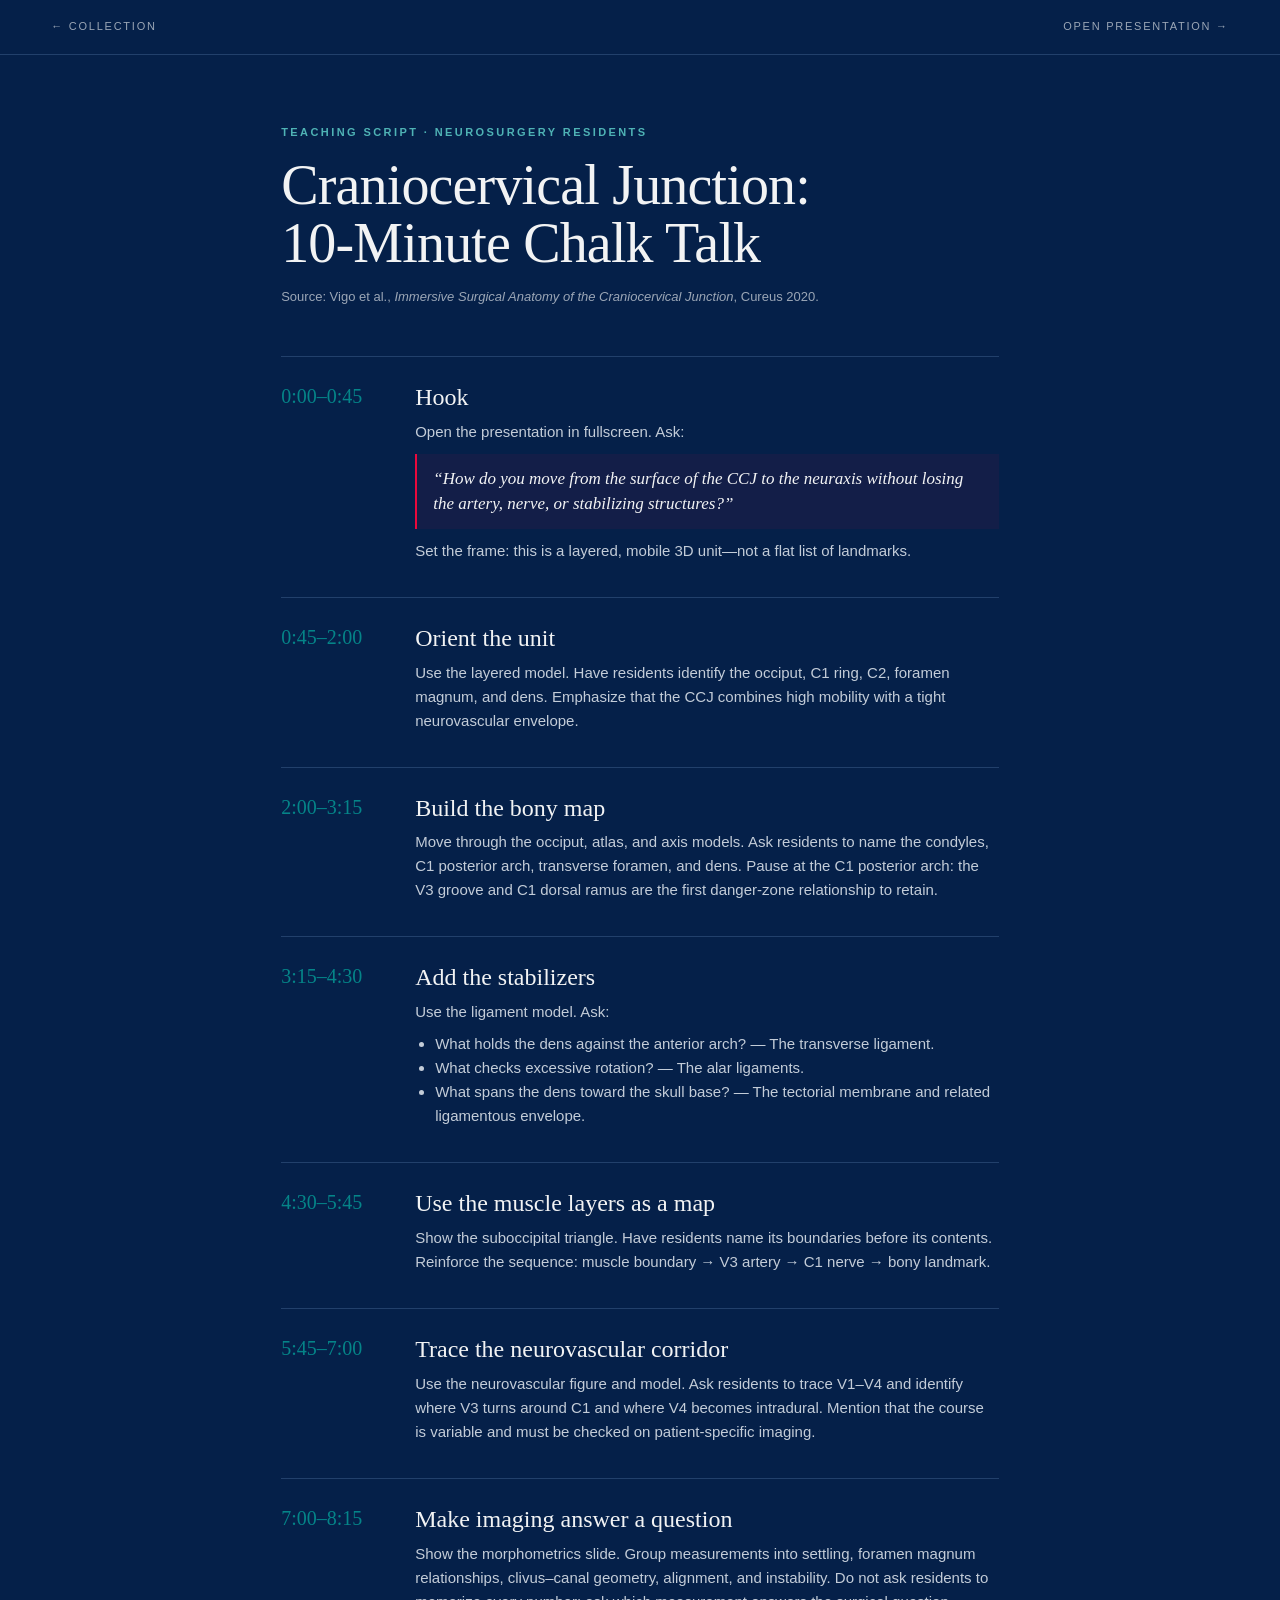
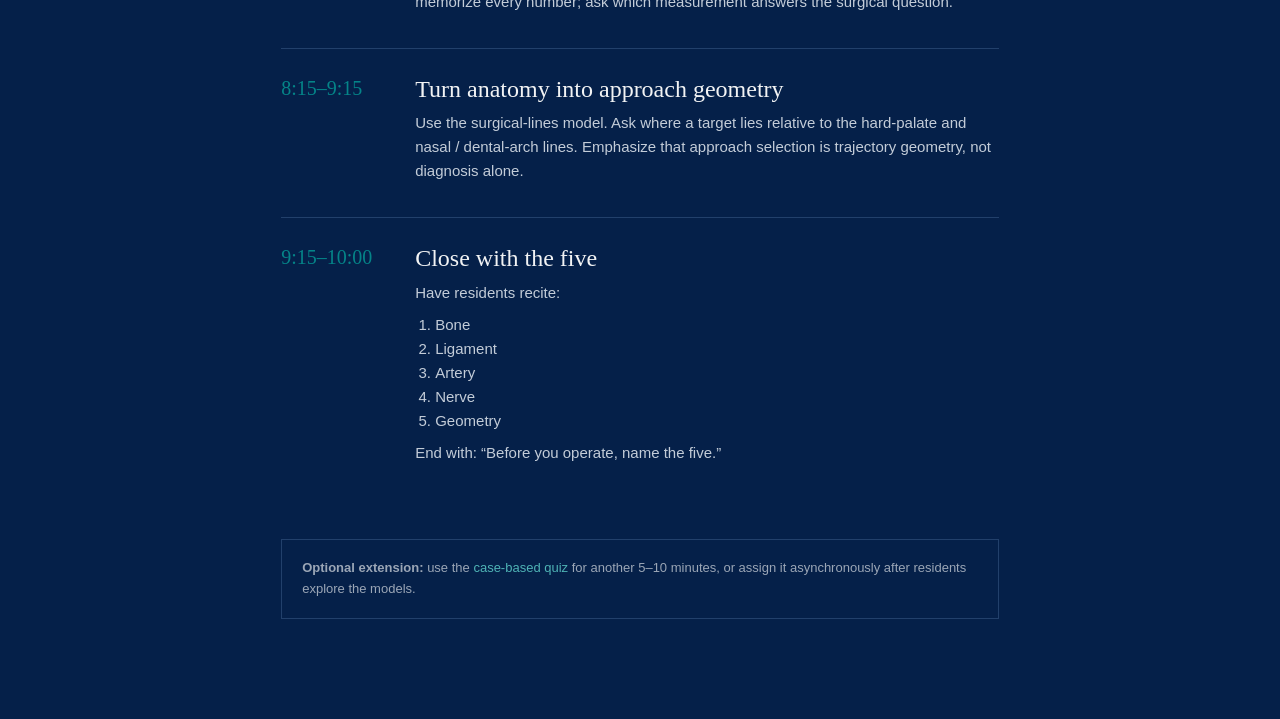
<file: articles/craniocervical-junction/chalk-talk.html>
<!doctype html>
<html lang="en">
<head>
<meta charset="utf-8" />
<meta name="viewport" content="width=device-width, initial-scale=1" />
<title>10-Minute Chalk Talk — Craniocervical Junction</title>
<style>
  :root{--navy:#052049;--teal:#058488;--teal-soft:#4fb3b5;--red:#eb093c;--bone:#f2f3f4;--muted:#9ba6b6;--line:#22406b;--serif:"Granjon",Garamond,Georgia,serif;--sans:"Helvetica Neue",Arial,sans-serif}
  *{box-sizing:border-box}
  body{margin:0;background:var(--navy);color:var(--bone);font-family:var(--sans);-webkit-font-smoothing:antialiased;line-height:1.6}
  a{color:var(--teal-soft);text-decoration:none} a:hover{color:var(--bone)}
  .bar{display:flex;justify-content:space-between;align-items:center;padding:18px clamp(20px,4vw,56px);border-bottom:1px solid var(--line);font-size:11px;letter-spacing:.16em;text-transform:uppercase}
  .bar a{color:var(--muted)}
  main{max-width:820px;margin:0 auto;padding:clamp(48px,8vh,90px) clamp(20px,4vw,56px) 100px}
  .eyebrow{color:var(--teal-soft);font:600 11px/1 var(--sans);letter-spacing:.22em;text-transform:uppercase;margin:0 0 18px}
  h1{font:400 clamp(34px,4.5vw,56px)/1.05 var(--serif);letter-spacing:-.015em;margin:0 0 14px}
  .meta{color:var(--muted);font-size:13px;margin-bottom:48px}
  .step{display:grid;grid-template-columns:110px 1fr;gap:24px;padding:26px 0;border-top:1px solid var(--line)}
  .step time{color:var(--teal);font:400 20px/1.3 var(--serif)}
  .step h2{margin:0 0 8px;font:400 24px/1.2 var(--serif);color:var(--bone)}
  .step p{margin:0 0 8px;color:#c3ccd8;font-size:15px}
  .step blockquote{margin:10px 0;padding:12px 16px;border-left:2px solid var(--red);color:var(--bone);font:italic 17px/1.5 var(--serif);background:rgba(235,9,60,.06)}
  .step ul{margin:8px 0;padding-left:20px;color:#c3ccd8;font-size:15px}
  .step ol{margin:8px 0;padding-left:20px;color:#c3ccd8;font-size:15px}
  .note{margin-top:40px;padding:18px 20px;border:1px solid var(--line);color:var(--muted);font-size:13px}
  @media (max-width:640px){.step{grid-template-columns:1fr;gap:6px}}
</style>
</head>
<body>
<div class="bar">
  <a href="../../index.html">← Collection</a>
  <a href="index.html">Open presentation →</a>
</div>
<main>
  <p class="eyebrow">Teaching script · neurosurgery residents</p>
  <h1>Craniocervical Junction:<br />10-Minute Chalk Talk</h1>
  <p class="meta">Source: Vigo et al., <i>Immersive Surgical Anatomy of the Craniocervical Junction</i>, Cureus 2020.</p>

  <div class="step"><time>0:00–0:45</time><div><h2>Hook</h2>
    <p>Open the presentation in fullscreen. Ask:</p>
    <blockquote>“How do you move from the surface of the CCJ to the neuraxis without losing the artery, nerve, or stabilizing structures?”</blockquote>
    <p>Set the frame: this is a layered, mobile 3D unit—not a flat list of landmarks.</p></div></div>

  <div class="step"><time>0:45–2:00</time><div><h2>Orient the unit</h2>
    <p>Use the layered model. Have residents identify the occiput, C1 ring, C2, foramen magnum, and dens. Emphasize that the CCJ combines high mobility with a tight neurovascular envelope.</p></div></div>

  <div class="step"><time>2:00–3:15</time><div><h2>Build the bony map</h2>
    <p>Move through the occiput, atlas, and axis models. Ask residents to name the condyles, C1 posterior arch, transverse foramen, and dens. Pause at the C1 posterior arch: the V3 groove and C1 dorsal ramus are the first danger-zone relationship to retain.</p></div></div>

  <div class="step"><time>3:15–4:30</time><div><h2>Add the stabilizers</h2>
    <p>Use the ligament model. Ask:</p>
    <ul><li>What holds the dens against the anterior arch? — The transverse ligament.</li>
    <li>What checks excessive rotation? — The alar ligaments.</li>
    <li>What spans the dens toward the skull base? — The tectorial membrane and related ligamentous envelope.</li></ul></div></div>

  <div class="step"><time>4:30–5:45</time><div><h2>Use the muscle layers as a map</h2>
    <p>Show the suboccipital triangle. Have residents name its boundaries before its contents. Reinforce the sequence: muscle boundary → V3 artery → C1 nerve → bony landmark.</p></div></div>

  <div class="step"><time>5:45–7:00</time><div><h2>Trace the neurovascular corridor</h2>
    <p>Use the neurovascular figure and model. Ask residents to trace V1–V4 and identify where V3 turns around C1 and where V4 becomes intradural. Mention that the course is variable and must be checked on patient-specific imaging.</p></div></div>

  <div class="step"><time>7:00–8:15</time><div><h2>Make imaging answer a question</h2>
    <p>Show the morphometrics slide. Group measurements into settling, foramen magnum relationships, clivus–canal geometry, alignment, and instability. Do not ask residents to memorize every number; ask which measurement answers the surgical question.</p></div></div>

  <div class="step"><time>8:15–9:15</time><div><h2>Turn anatomy into approach geometry</h2>
    <p>Use the surgical-lines model. Ask where a target lies relative to the hard-palate and nasal / dental-arch lines. Emphasize that approach selection is trajectory geometry, not diagnosis alone.</p></div></div>

  <div class="step"><time>9:15–10:00</time><div><h2>Close with the five</h2>
    <p>Have residents recite:</p>
    <ol><li>Bone</li><li>Ligament</li><li>Artery</li><li>Nerve</li><li>Geometry</li></ol>
    <p>End with: “Before you operate, name the five.”</p></div></div>

  <div class="note"><b>Optional extension:</b> use the <a href="quiz.html">case-based quiz</a> for another 5–10 minutes, or assign it asynchronously after residents explore the models.</div>
</main>
</body>
</html>
</file>
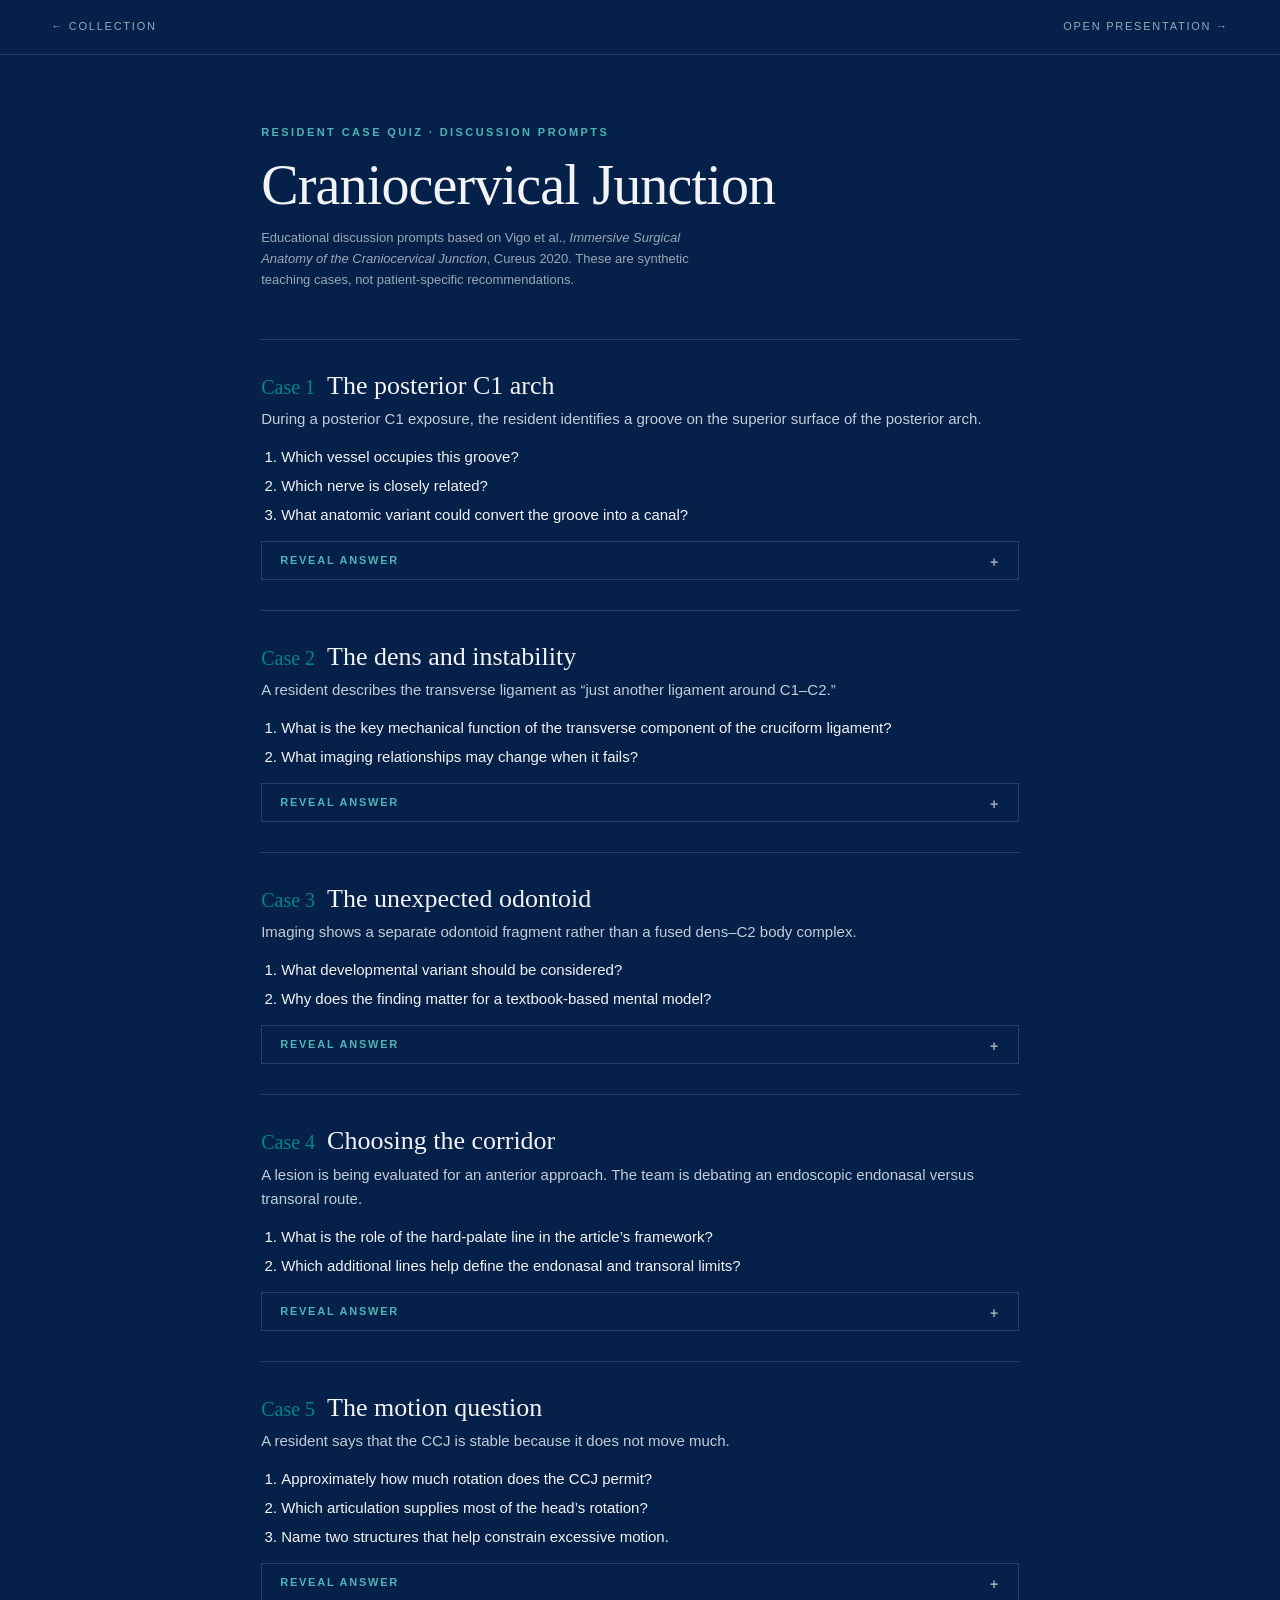
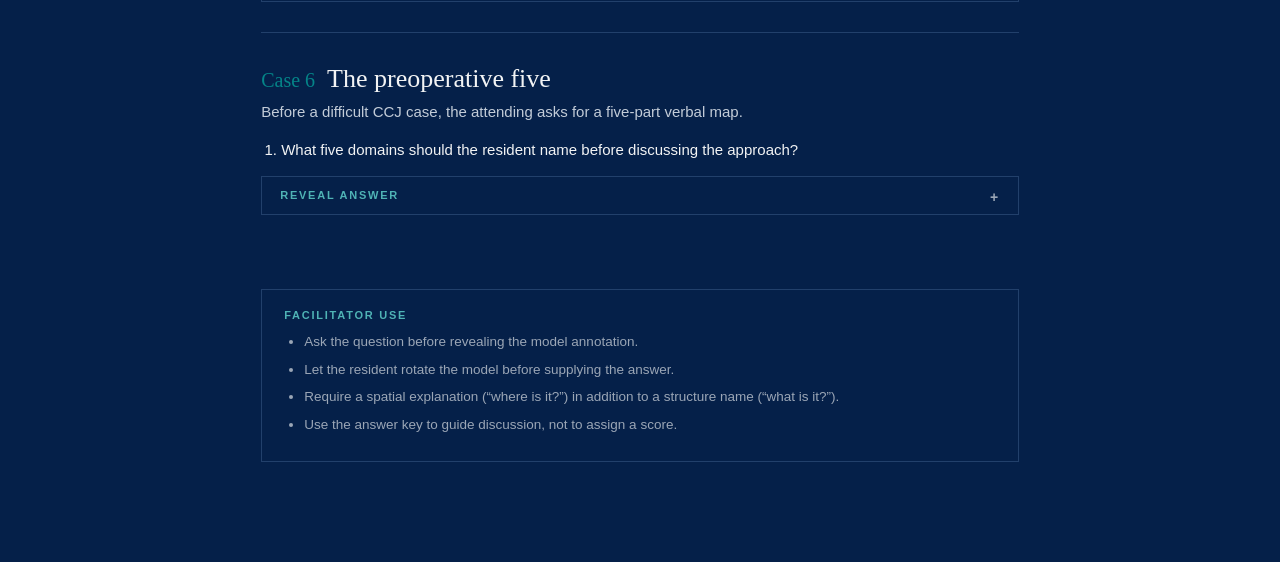
<file: articles/craniocervical-junction/quiz.html>
<!doctype html>
<html lang="en">
<head>
<meta charset="utf-8" />
<meta name="viewport" content="width=device-width, initial-scale=1" />
<title>Resident Case Quiz — Craniocervical Junction</title>
<style>
  :root{--navy:#052049;--teal:#058488;--teal-soft:#4fb3b5;--red:#eb093c;--bone:#f2f3f4;--muted:#9ba6b6;--line:#22406b;--serif:"Granjon",Garamond,Georgia,serif;--sans:"Helvetica Neue",Arial,sans-serif}
  *{box-sizing:border-box}
  body{margin:0;background:var(--navy);color:var(--bone);font-family:var(--sans);-webkit-font-smoothing:antialiased;line-height:1.6}
  a{color:var(--teal-soft);text-decoration:none} a:hover{color:var(--bone)}
  .bar{display:flex;justify-content:space-between;align-items:center;padding:18px clamp(20px,4vw,56px);border-bottom:1px solid var(--line);font-size:11px;letter-spacing:.16em;text-transform:uppercase}
  .bar a{color:var(--muted)}
  main{max-width:860px;margin:0 auto;padding:clamp(48px,8vh,90px) clamp(20px,4vw,56px) 100px}
  .eyebrow{color:var(--teal-soft);font:600 11px/1 var(--sans);letter-spacing:.22em;text-transform:uppercase;margin:0 0 18px}
  h1{font:400 clamp(34px,4.5vw,56px)/1.05 var(--serif);letter-spacing:-.015em;margin:0 0 14px}
  .meta{color:var(--muted);font-size:13px;margin-bottom:48px;max-width:64ch}
  .case{padding:30px 0;border-top:1px solid var(--line)}
  .case h2{margin:0 0 6px;font:400 26px/1.2 var(--serif)}
  .case h2 span{color:var(--teal);margin-right:12px;font-size:20px}
  .case .setup{color:#c3ccd8;font-size:15px;margin:0 0 14px}
  .case ol{margin:0 0 6px;padding-left:20px;color:var(--bone);font-size:15px}
  .case ol li{margin-bottom:5px}
  details{margin-top:14px;border:1px solid var(--line)}
  summary{cursor:pointer;list-style:none;padding:13px 18px;color:var(--teal-soft);font:600 11px/1 var(--sans);letter-spacing:.16em;text-transform:uppercase}
  summary::-webkit-details-marker{display:none}
  summary::after{content:"+";float:right;font-size:14px;color:var(--muted)}
  details[open] summary::after{content:"–"}
  details .answer{padding:2px 18px 16px;color:#c3ccd8;font-size:14.5px;border-top:1px solid var(--line)}
  details .answer p{margin:12px 0 0}
  .facil{margin-top:44px;padding:20px 22px;border:1px solid var(--line)}
  .facil h3{margin:0 0 10px;color:var(--teal-soft);font:600 11px/1 var(--sans);letter-spacing:.16em;text-transform:uppercase}
  .facil ul{margin:0;padding-left:20px;color:var(--muted);font-size:13.5px}
  .facil li{margin-bottom:6px}
</style>
</head>
<body>
<div class="bar">
  <a href="../../index.html">← Collection</a>
  <a href="index.html">Open presentation →</a>
</div>
<main>
  <p class="eyebrow">Resident case quiz · discussion prompts</p>
  <h1>Craniocervical Junction</h1>
  <p class="meta">Educational discussion prompts based on Vigo et al., <i>Immersive Surgical Anatomy of the Craniocervical Junction</i>, Cureus 2020. These are synthetic teaching cases, not patient-specific recommendations.</p>

  <section class="case">
    <h2><span>Case 1</span>The posterior C1 arch</h2>
    <p class="setup">During a posterior C1 exposure, the resident identifies a groove on the superior surface of the posterior arch.</p>
    <ol><li>Which vessel occupies this groove?</li><li>Which nerve is closely related?</li><li>What anatomic variant could convert the groove into a canal?</li></ol>
    <details><summary>Reveal answer</summary><div class="answer"><p>The groove contains the V3 segment of the vertebral artery; the C1 dorsal ramus travels anterior to the artery in this region. Ponticulus posticus can partially or completely enclose the groove, creating an arcuate foramen.</p></div></details>
  </section>

  <section class="case">
    <h2><span>Case 2</span>The dens and instability</h2>
    <p class="setup">A resident describes the transverse ligament as “just another ligament around C1–C2.”</p>
    <ol><li>What is the key mechanical function of the transverse component of the cruciform ligament?</li><li>What imaging relationships may change when it fails?</li></ol>
    <details><summary>Reveal answer</summary><div class="answer"><p>It holds the dens against the posterior surface of the anterior arch of C1 and limits anterior displacement of the atlas. The article describes an increased atlantodental space above 3 mm or a reduced distance between the posterior dens and posterior C1 ring below 13 mm as relationships associated with transverse-ligament failure.</p></div></details>
  </section>

  <section class="case">
    <h2><span>Case 3</span>The unexpected odontoid</h2>
    <p class="setup">Imaging shows a separate odontoid fragment rather than a fused dens–C2 body complex.</p>
    <ol><li>What developmental variant should be considered?</li><li>Why does the finding matter for a textbook-based mental model?</li></ol>
    <details><summary>Reveal answer</summary><div class="answer"><p>An os odontoideum should be considered, reflecting failed fusion at the subdental synchondrosis. It matters because the expected dens, C1 relationship, and stability assumptions may not apply.</p></div></details>
  </section>

  <section class="case">
    <h2><span>Case 4</span>Choosing the corridor</h2>
    <p class="setup">A lesion is being evaluated for an anterior approach. The team is debating an endoscopic endonasal versus transoral route.</p>
    <ol><li>What is the role of the hard-palate line in the article’s framework?</li><li>Which additional lines help define the endonasal and transoral limits?</li></ol>
    <details><summary>Reveal answer</summary><div class="answer"><p>The article describes the endoscopic endonasal approach for lesions above the hard-palate line and the transoral approach for lesions below it. Nasopalatine, nasoaxial, and rhinopalatine lines help define the inferior endonasal limit; palatine inferior dental arch and atlantosuperior dental arch lines help define transoral limits. Patient-specific imaging remains necessary.</p></div></details>
  </section>

  <section class="case">
    <h2><span>Case 5</span>The motion question</h2>
    <p class="setup">A resident says that the CCJ is stable because it does not move much.</p>
    <ol><li>Approximately how much rotation does the CCJ permit?</li><li>Which articulation supplies most of the head’s rotation?</li><li>Name two structures that help constrain excessive motion.</li></ol>
    <details><summary>Reveal answer</summary><div class="answer"><p>The article reports approximately 90° of rotation overall. The atlantoaxial articulation supplies most of the rotation, with the atlas ring rotating around the dens. The alar ligaments, tectorial membrane, and transverse ligament are among the structures that constrain excessive movement.</p></div></details>
  </section>

  <section class="case">
    <h2><span>Case 6</span>The preoperative five</h2>
    <p class="setup">Before a difficult CCJ case, the attending asks for a five-part verbal map.</p>
    <ol><li>What five domains should the resident name before discussing the approach?</li></ol>
    <details><summary>Reveal answer</summary><div class="answer"><p>Bone, ligament, artery, nerve, and geometry: the osseous corridor; the stabilizing structures; the vertebral-artery course and variants; nearby neural structures; and the imaging lines / angles that determine access and alignment.</p></div></details>
  </section>

  <div class="facil">
    <h3>Facilitator use</h3>
    <ul>
      <li>Ask the question before revealing the model annotation.</li>
      <li>Let the resident rotate the model before supplying the answer.</li>
      <li>Require a spatial explanation (“where is it?”) in addition to a structure name (“what is it?”).</li>
      <li>Use the answer key to guide discussion, not to assign a score.</li>
    </ul>
  </div>
</main>
</body>
</html>
</file>
<file: articles/computational-neuroanatomy-language/styles/root.css>
:root {
  --artifact-width: 1600px;
  --artifact-height: 900px;

  /* UCSF official digital palette: Navy, Interactive Teal, Interactive Red, and neutrals. */
  --color-bg: #052049;
  --color-surface: #0f388a;
  --color-text: #ffffff;
  --color-muted: #b4b9bf;
  --color-primary: #058488;
  --color-primary-contrast: #ffffff;
  --color-accent: #eb093c;
  --color-border: #506380;
  --color-bone: #f2f3f4;
  --color-risk: #eb093c;
  --color-ink: #052049;

  --font-display: "Granjon", Garamond, Georgia, serif;
  --font-body: "Helvetica Neue", Arial, sans-serif;
  --font-mono: "Helvetica Neue", Arial, sans-serif;

  --space-frame: 72px;
  --radius-card: 10px;
  --shadow-soft: 0 22px 70px rgb(0 0 0 / 36%);
}

* { box-sizing: border-box; }
html, body { margin: 0; min-height: 100%; background: var(--color-bg); color: var(--color-text); }
body { font-family: var(--font-body); }
.frame { width: var(--artifact-width); height: var(--artifact-height); }
img, video, iframe { max-width: 100%; }
button { font: inherit; }

/* Shared by the interactive presentation. */
.deck-shell { min-height: 100vh; background: var(--color-bg); color: var(--color-text); }
.deck-shell::before { content: ""; position: fixed; inset: 0; pointer-events: none; opacity: .24; background-image: linear-gradient(rgba(5,132,136,.10) 1px, transparent 1px), linear-gradient(90deg, rgba(5,132,136,.10) 1px, transparent 1px); background-size: 48px 48px; mask-image: linear-gradient(to bottom, black, transparent 80%); }
.deck { position: relative; height: 100vh; overflow: hidden; }
.slide { position: absolute; inset: 0; padding: 58px 88px 54px 116px; display: grid; grid-template-rows: auto 1fr auto; opacity: 0; visibility: hidden; transform: translateX(18px); transition: opacity .28s ease, transform .28s ease, visibility .28s; }
.slide.active { opacity: 1; visibility: visible; transform: translateX(0); }
.eyebrow { margin: 0 0 14px; color: var(--color-primary); font: 600 12px/1 var(--font-mono); letter-spacing: .16em; text-transform: uppercase; }
h1, h2, h3, p { margin-top: 0; }
h1 { max-width: 940px; margin-bottom: 22px; font: 400 clamp(48px, 5vw, 88px)/.98 var(--font-display); letter-spacing: -.035em; color: var(--color-bone); }
h2 { margin-bottom: 14px; font: 400 clamp(34px, 4vw, 64px)/1.02 var(--font-display); letter-spacing: -.025em; color: var(--color-bone); }
h3 { font: 600 16px/1.2 var(--font-body); letter-spacing: .02em; color: var(--color-primary); }
.lede { max-width: 690px; color: #b8c0bd; font-size: 19px; line-height: 1.55; }
.small { color: var(--color-muted); font-size: 12px; line-height: 1.45; }
.mono { font-family: var(--font-mono); }
.media { position: relative; min-height: 0; overflow: hidden; background: #060a0d; border: 1px solid var(--color-border); border-radius: var(--radius-card); box-shadow: var(--shadow-soft); }
.media iframe, .media video, .media img { display: block; width: 100%; height: 100%; min-height: 300px; border: 0; object-fit: contain; }
.media img { object-fit: cover; }
.media video { background: #030607; }
.media::after { content: ""; position: absolute; inset: 0; pointer-events: none; border: 1px solid rgba(230,224,207,.08); border-radius: inherit; }
.model-tag { position: absolute; left: 16px; top: 14px; z-index: 2; padding: 7px 9px; color: var(--color-primary); background: rgba(7,13,16,.8); border: 1px solid rgba(5,132,136,.48); font: 600 10px/1 var(--font-mono); letter-spacing: .12em; text-transform: uppercase; }
.caption { margin-top: 10px; color: #9ba9ab; font: 12px/1.4 var(--font-mono); }
.rule { height: 1px; margin: 12px 0 22px; background: var(--color-border); }
.bullets { display: grid; gap: 17px; margin: 28px 0 0; padding: 0; list-style: none; }
.bullets li { position: relative; padding-left: 25px; color: #ccd3cf; font-size: 17px; line-height: 1.38; }
.bullets li::before { content: ""; position: absolute; left: 0; top: .52em; width: 7px; height: 7px; border-radius: 50%; background: var(--color-accent); }
.look { align-self: end; margin: 26px 0 0; padding: 16px 18px; border: 1px solid rgba(200,91,85,.45); border-left: 3px solid var(--color-risk); background: rgba(200,91,85,.08); color: #e7cbc5; font-size: 14px; line-height: 1.45; }
.look b { color: #f0aaa0; font: 600 10px/1 var(--font-mono); letter-spacing: .14em; text-transform: uppercase; display: block; margin-bottom: 7px; }
.two-col { display: grid; grid-template-columns: .85fr 1.15fr; gap: 46px; min-height: 0; align-items: stretch; }
.three-col { display: grid; grid-template-columns: repeat(3, 1fr); gap: 18px; }
.split-media { display: grid; grid-template-columns: 1fr 1fr; gap: 16px; min-height: 0; }
.measure { display: flex; align-items: baseline; gap: 12px; border-bottom: 1px solid var(--color-border); padding: 13px 0; }
.measure strong { color: var(--color-bone); font: 400 35px/1 var(--font-display); min-width: 104px; }
.measure span { color: #aeb9b6; font-size: 14px; line-height: 1.35; }
.question { margin: 0 0 12px; color: var(--color-primary); font-size: 15px; line-height: 1.4; }
.footer { display: flex; align-items: end; justify-content: space-between; gap: 24px; color: var(--color-muted); font: 11px/1.3 var(--font-mono); }
.footer span:first-child { max-width: 720px; }
.slide-number { color: var(--color-primary); }

.nav { position: fixed; z-index: 20; left: 30px; top: 50%; transform: translateY(-50%); display: grid; gap: 8px; }
.nav button { width: 24px; height: 24px; padding: 0; border: 1px solid transparent; background: transparent; color: #718083; cursor: pointer; font: 10px var(--font-mono); }
.nav button:hover, .nav button.active { color: var(--color-bone); border-color: var(--color-border); }
.controls { position: fixed; z-index: 20; right: 28px; bottom: 23px; display: flex; gap: 8px; }
.controls button { padding: 8px 11px; border: 1px solid var(--color-border); background: rgba(10,16,21,.82); color: #b8c4c1; cursor: pointer; font: 11px var(--font-mono); }
.controls button:hover { border-color: var(--color-primary); color: var(--color-bone); }
.title-mark { width: 88px; height: 88px; margin: 0 0 36px; border: 1px solid rgba(159,212,209,.55); position: relative; }
.title-mark::before, .title-mark::after { content: ""; position: absolute; background: var(--color-primary); }
.title-mark::before { left: 43px; top: 10px; bottom: 10px; width: 1px; }
.title-mark::after { top: 43px; left: 10px; right: 10px; height: 1px; }
.title-meta { display: flex; gap: 18px; flex-wrap: wrap; color: #a0afae; font: 12px var(--font-mono); }
.title-meta span { padding-right: 18px; border-right: 1px solid var(--color-border); }
.title-meta span:last-child { border-right: 0; }
.annotation { position: absolute; z-index: 2; padding: 7px 9px; background: rgba(6,10,13,.88); border: 1px solid var(--color-border); color: var(--color-bone); font: 11px var(--font-mono); }
.annotation.risk { color: #efaaa0; border-color: rgba(214,107,96,.65); }
@media (max-width: 1000px) { .slide { padding: 38px 42px 34px 66px; } .two-col { grid-template-columns: 1fr; gap: 20px; overflow: auto; } .nav { left: 14px; } h1 { font-size: 54px; } h2 { font-size: 44px; } }
@media (prefers-reduced-motion: reduce) { .slide { transition: none; } }

/* The artifact is intentionally interactive; the static frame files remain available for review. */
.presentation { min-height: 100vh; }
.presentation .slide { height: 100vh; }
.presentation a { color: var(--color-primary); }
.presentation .source-list { display: grid; gap: 8px; margin-top: 18px; }
.presentation .source-list a { font-size: 13px; line-height: 1.35; }
.presentation .source-list a:hover { color: var(--color-bone); }
.presentation .muted { color: var(--color-muted); }

@media print { .nav, .controls { display: none; } .deck { height: auto; overflow: visible; } .slide { position: relative; page-break-after: always; opacity: 1; visibility: visible; transform: none; } }

/* Asset layer styles used by the local-media section. */
.asset-note { position: absolute; right: 14px; bottom: 12px; z-index: 2; padding: 6px 8px; color: #aab9b7; background: rgba(7,13,16,.78); font: 10px var(--font-mono); }
.media-row { display: grid; grid-template-columns: 1.25fr .75fr; gap: 16px; min-height: 0; }
.media-row > .media { min-height: 0; }
.tight { gap: 10px; }

@media (max-width: 720px) { .media-row, .split-media, .three-col { grid-template-columns: 1fr; } .footer { align-items: start; flex-direction: column; } .controls { right: 12px; } }

/* Static frame fallback classes. */
.static-frame { min-height: 100vh; padding: 64px; background: var(--color-bg); color: var(--color-text); }
.static-frame .media { height: 520px; }

/* Avoid downloading remote font assets: the system stacks are intentional for portability. */
</file>
<file: articles/craniocervical-junction/styles/root.css>
:root {
  --artifact-width: 1600px;
  --artifact-height: 900px;

  /* UCSF official digital palette: Navy, Interactive Teal, Interactive Red, and neutrals. */
  --color-bg: #052049;
  --color-surface: #0f388a;
  --color-text: #ffffff;
  --color-muted: #b4b9bf;
  --color-primary: #058488;
  --color-primary-contrast: #ffffff;
  --color-accent: #eb093c;
  --color-border: #506380;
  --color-bone: #f2f3f4;
  --color-risk: #eb093c;
  --color-ink: #052049;

  --font-display: "Granjon", Garamond, Georgia, serif;
  --font-body: "Helvetica Neue", Arial, sans-serif;
  --font-mono: "Helvetica Neue", Arial, sans-serif;

  --space-frame: 72px;
  --radius-card: 10px;
  --shadow-soft: 0 22px 70px rgb(0 0 0 / 36%);
}

* { box-sizing: border-box; }
html, body { margin: 0; min-height: 100%; background: var(--color-bg); color: var(--color-text); }
body { font-family: var(--font-body); }
.frame { width: var(--artifact-width); height: var(--artifact-height); }
img, video, iframe { max-width: 100%; }
button { font: inherit; }

/* Shared by the interactive presentation. */
.deck-shell { min-height: 100vh; background: var(--color-bg); color: var(--color-text); }
.deck-shell::before { content: ""; position: fixed; inset: 0; pointer-events: none; opacity: .24; background-image: linear-gradient(rgba(5,132,136,.10) 1px, transparent 1px), linear-gradient(90deg, rgba(5,132,136,.10) 1px, transparent 1px); background-size: 48px 48px; mask-image: linear-gradient(to bottom, black, transparent 80%); }
.deck { position: relative; height: 100vh; overflow: hidden; }
.slide { position: absolute; inset: 0; padding: 58px 88px 54px 116px; display: grid; grid-template-rows: auto 1fr auto; opacity: 0; visibility: hidden; transform: translateX(18px); transition: opacity .28s ease, transform .28s ease, visibility .28s; }
.slide.active { opacity: 1; visibility: visible; transform: translateX(0); }
.eyebrow { margin: 0 0 14px; color: var(--color-primary); font: 600 12px/1 var(--font-mono); letter-spacing: .16em; text-transform: uppercase; }
h1, h2, h3, p { margin-top: 0; }
h1 { max-width: 940px; margin-bottom: 22px; font: 400 clamp(48px, 5vw, 88px)/.98 var(--font-display); letter-spacing: -.035em; color: var(--color-bone); }
h2 { margin-bottom: 14px; font: 400 clamp(34px, 4vw, 64px)/1.02 var(--font-display); letter-spacing: -.025em; color: var(--color-bone); }
h3 { font: 600 16px/1.2 var(--font-body); letter-spacing: .02em; color: var(--color-primary); }
.lede { max-width: 690px; color: #b8c0bd; font-size: 19px; line-height: 1.55; }
.small { color: var(--color-muted); font-size: 12px; line-height: 1.45; }
.mono { font-family: var(--font-mono); }
.media { position: relative; min-height: 0; overflow: hidden; background: #060a0d; border: 1px solid var(--color-border); border-radius: var(--radius-card); box-shadow: var(--shadow-soft); }
.media iframe, .media video, .media img { display: block; width: 100%; height: 100%; min-height: 300px; border: 0; object-fit: contain; }
.media img { object-fit: cover; }
.media video { background: #030607; }
.media::after { content: ""; position: absolute; inset: 0; pointer-events: none; border: 1px solid rgba(230,224,207,.08); border-radius: inherit; }
.model-tag { position: absolute; left: 16px; top: 14px; z-index: 2; padding: 7px 9px; color: var(--color-primary); background: rgba(7,13,16,.8); border: 1px solid rgba(5,132,136,.48); font: 600 10px/1 var(--font-mono); letter-spacing: .12em; text-transform: uppercase; }
.caption { margin-top: 10px; color: #9ba9ab; font: 12px/1.4 var(--font-mono); }
.rule { height: 1px; margin: 12px 0 22px; background: var(--color-border); }
.bullets { display: grid; gap: 17px; margin: 28px 0 0; padding: 0; list-style: none; }
.bullets li { position: relative; padding-left: 25px; color: #ccd3cf; font-size: 17px; line-height: 1.38; }
.bullets li::before { content: ""; position: absolute; left: 0; top: .52em; width: 7px; height: 7px; border-radius: 50%; background: var(--color-accent); }
.look { align-self: end; margin: 26px 0 0; padding: 16px 18px; border: 1px solid rgba(200,91,85,.45); border-left: 3px solid var(--color-risk); background: rgba(200,91,85,.08); color: #e7cbc5; font-size: 14px; line-height: 1.45; }
.look b { color: #f0aaa0; font: 600 10px/1 var(--font-mono); letter-spacing: .14em; text-transform: uppercase; display: block; margin-bottom: 7px; }
.two-col { display: grid; grid-template-columns: .85fr 1.15fr; gap: 46px; min-height: 0; align-items: stretch; }
.three-col { display: grid; grid-template-columns: repeat(3, 1fr); gap: 18px; }
.split-media { display: grid; grid-template-columns: 1fr 1fr; gap: 16px; min-height: 0; }
.measure { display: flex; align-items: baseline; gap: 12px; border-bottom: 1px solid var(--color-border); padding: 13px 0; }
.measure strong { color: var(--color-bone); font: 400 35px/1 var(--font-display); min-width: 104px; }
.measure span { color: #aeb9b6; font-size: 14px; line-height: 1.35; }
.question { margin: 0 0 12px; color: var(--color-primary); font-size: 15px; line-height: 1.4; }
.footer { display: flex; align-items: end; justify-content: space-between; gap: 24px; color: var(--color-muted); font: 11px/1.3 var(--font-mono); }
.footer span:first-child { max-width: 720px; }
.slide-number { color: var(--color-primary); }

.nav { position: fixed; z-index: 20; left: 30px; top: 50%; transform: translateY(-50%); display: grid; gap: 8px; }
.nav button { width: 24px; height: 24px; padding: 0; border: 1px solid transparent; background: transparent; color: #718083; cursor: pointer; font: 10px var(--font-mono); }
.nav button:hover, .nav button.active { color: var(--color-bone); border-color: var(--color-border); }
.controls { position: fixed; z-index: 20; right: 28px; bottom: 23px; display: flex; gap: 8px; }
.controls button { padding: 8px 11px; border: 1px solid var(--color-border); background: rgba(10,16,21,.82); color: #b8c4c1; cursor: pointer; font: 11px var(--font-mono); }
.controls button:hover { border-color: var(--color-primary); color: var(--color-bone); }
.title-mark { width: 88px; height: 88px; margin: 0 0 36px; border: 1px solid rgba(159,212,209,.55); position: relative; }
.title-mark::before, .title-mark::after { content: ""; position: absolute; background: var(--color-primary); }
.title-mark::before { left: 43px; top: 10px; bottom: 10px; width: 1px; }
.title-mark::after { top: 43px; left: 10px; right: 10px; height: 1px; }
.title-meta { display: flex; gap: 18px; flex-wrap: wrap; color: #a0afae; font: 12px var(--font-mono); }
.title-meta span { padding-right: 18px; border-right: 1px solid var(--color-border); }
.title-meta span:last-child { border-right: 0; }
.annotation { position: absolute; z-index: 2; padding: 7px 9px; background: rgba(6,10,13,.88); border: 1px solid var(--color-border); color: var(--color-bone); font: 11px var(--font-mono); }
.annotation.risk { color: #efaaa0; border-color: rgba(214,107,96,.65); }
@media (max-width: 1000px) { .slide { padding: 38px 42px 34px 66px; } .two-col { grid-template-columns: 1fr; gap: 20px; overflow: auto; } .nav { left: 14px; } h1 { font-size: 54px; } h2 { font-size: 44px; } }
@media (prefers-reduced-motion: reduce) { .slide { transition: none; } }

/* The artifact is intentionally interactive; the static frame files remain available for review. */
.presentation { min-height: 100vh; }
.presentation .slide { height: 100vh; }
.presentation a { color: var(--color-primary); }
.presentation .source-list { display: grid; gap: 8px; margin-top: 18px; }
.presentation .source-list a { font-size: 13px; line-height: 1.35; }
.presentation .source-list a:hover { color: var(--color-bone); }
.presentation .muted { color: var(--color-muted); }

@media print { .nav, .controls { display: none; } .deck { height: auto; overflow: visible; } .slide { position: relative; page-break-after: always; opacity: 1; visibility: visible; transform: none; } }

/* Asset layer styles used by the local-media section. */
.asset-note { position: absolute; right: 14px; bottom: 12px; z-index: 2; padding: 6px 8px; color: #aab9b7; background: rgba(7,13,16,.78); font: 10px var(--font-mono); }
.media-row { display: grid; grid-template-columns: 1.25fr .75fr; gap: 16px; min-height: 0; }
.media-row > .media { min-height: 0; }
.tight { gap: 10px; }

@media (max-width: 720px) { .media-row, .split-media, .three-col { grid-template-columns: 1fr; } .footer { align-items: start; flex-direction: column; } .controls { right: 12px; } }

/* Static frame fallback classes. */
.static-frame { min-height: 100vh; padding: 64px; background: var(--color-bg); color: var(--color-text); }
.static-frame .media { height: 520px; }

/* Avoid downloading remote font assets: the system stacks are intentional for portability. */
</file>
<file: articles/craniometric-points/styles/root.css>
:root {
  --artifact-width: 1600px;
  --artifact-height: 900px;

  /* UCSF official digital palette: Navy, Interactive Teal, Interactive Red, and neutrals. */
  --color-bg: #052049;
  --color-surface: #0f388a;
  --color-text: #ffffff;
  --color-muted: #b4b9bf;
  --color-primary: #058488;
  --color-primary-contrast: #ffffff;
  --color-accent: #eb093c;
  --color-border: #506380;
  --color-bone: #f2f3f4;
  --color-risk: #eb093c;
  --color-ink: #052049;

  --font-display: "Granjon", Garamond, Georgia, serif;
  --font-body: "Helvetica Neue", Arial, sans-serif;
  --font-mono: "Helvetica Neue", Arial, sans-serif;

  --space-frame: 72px;
  --radius-card: 10px;
  --shadow-soft: 0 22px 70px rgb(0 0 0 / 36%);
}

* { box-sizing: border-box; }
html, body { margin: 0; min-height: 100%; background: var(--color-bg); color: var(--color-text); }
body { font-family: var(--font-body); }
.frame { width: var(--artifact-width); height: var(--artifact-height); }
img, video, iframe { max-width: 100%; }
button { font: inherit; }

/* Shared by the interactive presentation. */
.deck-shell { min-height: 100vh; background: var(--color-bg); color: var(--color-text); }
.deck-shell::before { content: ""; position: fixed; inset: 0; pointer-events: none; opacity: .24; background-image: linear-gradient(rgba(5,132,136,.10) 1px, transparent 1px), linear-gradient(90deg, rgba(5,132,136,.10) 1px, transparent 1px); background-size: 48px 48px; mask-image: linear-gradient(to bottom, black, transparent 80%); }
.deck { position: relative; height: 100vh; overflow: hidden; }
.slide { position: absolute; inset: 0; padding: 58px 88px 54px 116px; display: grid; grid-template-rows: auto 1fr auto; opacity: 0; visibility: hidden; transform: translateX(18px); transition: opacity .28s ease, transform .28s ease, visibility .28s; }
.slide.active { opacity: 1; visibility: visible; transform: translateX(0); }
.eyebrow { margin: 0 0 14px; color: var(--color-primary); font: 600 12px/1 var(--font-mono); letter-spacing: .16em; text-transform: uppercase; }
h1, h2, h3, p { margin-top: 0; }
h1 { max-width: 940px; margin-bottom: 22px; font: 400 clamp(48px, 5vw, 88px)/.98 var(--font-display); letter-spacing: -.035em; color: var(--color-bone); }
h2 { margin-bottom: 14px; font: 400 clamp(34px, 4vw, 64px)/1.02 var(--font-display); letter-spacing: -.025em; color: var(--color-bone); }
h3 { font: 600 16px/1.2 var(--font-body); letter-spacing: .02em; color: var(--color-primary); }
.lede { max-width: 690px; color: #b8c0bd; font-size: 19px; line-height: 1.55; }
.small { color: var(--color-muted); font-size: 12px; line-height: 1.45; }
.mono { font-family: var(--font-mono); }
.media { position: relative; min-height: 0; overflow: hidden; background: #060a0d; border: 1px solid var(--color-border); border-radius: var(--radius-card); box-shadow: var(--shadow-soft); }
.media iframe, .media video, .media img { display: block; width: 100%; height: 100%; min-height: 300px; border: 0; object-fit: contain; }
.media img { object-fit: cover; }
.media video { background: #030607; }
.media::after { content: ""; position: absolute; inset: 0; pointer-events: none; border: 1px solid rgba(230,224,207,.08); border-radius: inherit; }
.model-tag { position: absolute; left: 16px; top: 14px; z-index: 2; padding: 7px 9px; color: var(--color-primary); background: rgba(7,13,16,.8); border: 1px solid rgba(5,132,136,.48); font: 600 10px/1 var(--font-mono); letter-spacing: .12em; text-transform: uppercase; }
.caption { margin-top: 10px; color: #9ba9ab; font: 12px/1.4 var(--font-mono); }
.rule { height: 1px; margin: 12px 0 22px; background: var(--color-border); }
.bullets { display: grid; gap: 17px; margin: 28px 0 0; padding: 0; list-style: none; }
.bullets li { position: relative; padding-left: 25px; color: #ccd3cf; font-size: 17px; line-height: 1.38; }
.bullets li::before { content: ""; position: absolute; left: 0; top: .52em; width: 7px; height: 7px; border-radius: 50%; background: var(--color-accent); }
.look { align-self: end; margin: 26px 0 0; padding: 16px 18px; border: 1px solid rgba(200,91,85,.45); border-left: 3px solid var(--color-risk); background: rgba(200,91,85,.08); color: #e7cbc5; font-size: 14px; line-height: 1.45; }
.look b { color: #f0aaa0; font: 600 10px/1 var(--font-mono); letter-spacing: .14em; text-transform: uppercase; display: block; margin-bottom: 7px; }
.two-col { display: grid; grid-template-columns: .85fr 1.15fr; gap: 46px; min-height: 0; align-items: stretch; }
.three-col { display: grid; grid-template-columns: repeat(3, 1fr); gap: 18px; }
.split-media { display: grid; grid-template-columns: 1fr 1fr; gap: 16px; min-height: 0; }
.measure { display: flex; align-items: baseline; gap: 12px; border-bottom: 1px solid var(--color-border); padding: 13px 0; }
.measure strong { color: var(--color-bone); font: 400 35px/1 var(--font-display); min-width: 104px; }
.measure span { color: #aeb9b6; font-size: 14px; line-height: 1.35; }
.question { margin: 0 0 12px; color: var(--color-primary); font-size: 15px; line-height: 1.4; }
.footer { display: flex; align-items: end; justify-content: space-between; gap: 24px; color: var(--color-muted); font: 11px/1.3 var(--font-mono); }
.footer span:first-child { max-width: 720px; }
.slide-number { color: var(--color-primary); }

.nav { position: fixed; z-index: 20; left: 30px; top: 50%; transform: translateY(-50%); display: grid; gap: 8px; }
.nav button { width: 24px; height: 24px; padding: 0; border: 1px solid transparent; background: transparent; color: #718083; cursor: pointer; font: 10px var(--font-mono); }
.nav button:hover, .nav button.active { color: var(--color-bone); border-color: var(--color-border); }
.controls { position: fixed; z-index: 20; right: 28px; bottom: 23px; display: flex; gap: 8px; }
.controls button { padding: 8px 11px; border: 1px solid var(--color-border); background: rgba(10,16,21,.82); color: #b8c4c1; cursor: pointer; font: 11px var(--font-mono); }
.controls button:hover { border-color: var(--color-primary); color: var(--color-bone); }
.title-mark { width: 88px; height: 88px; margin: 0 0 36px; border: 1px solid rgba(159,212,209,.55); position: relative; }
.title-mark::before, .title-mark::after { content: ""; position: absolute; background: var(--color-primary); }
.title-mark::before { left: 43px; top: 10px; bottom: 10px; width: 1px; }
.title-mark::after { top: 43px; left: 10px; right: 10px; height: 1px; }
.title-meta { display: flex; gap: 18px; flex-wrap: wrap; color: #a0afae; font: 12px var(--font-mono); }
.title-meta span { padding-right: 18px; border-right: 1px solid var(--color-border); }
.title-meta span:last-child { border-right: 0; }
.annotation { position: absolute; z-index: 2; padding: 7px 9px; background: rgba(6,10,13,.88); border: 1px solid var(--color-border); color: var(--color-bone); font: 11px var(--font-mono); }
.annotation.risk { color: #efaaa0; border-color: rgba(214,107,96,.65); }
@media (max-width: 1000px) { .slide { padding: 38px 42px 34px 66px; } .two-col { grid-template-columns: 1fr; gap: 20px; overflow: auto; } .nav { left: 14px; } h1 { font-size: 54px; } h2 { font-size: 44px; } }
@media (prefers-reduced-motion: reduce) { .slide { transition: none; } }

/* The artifact is intentionally interactive; the static frame files remain available for review. */
.presentation { min-height: 100vh; }
.presentation .slide { height: 100vh; }
.presentation a { color: var(--color-primary); }
.presentation .source-list { display: grid; gap: 8px; margin-top: 18px; }
.presentation .source-list a { font-size: 13px; line-height: 1.35; }
.presentation .source-list a:hover { color: var(--color-bone); }
.presentation .muted { color: var(--color-muted); }

@media print { .nav, .controls { display: none; } .deck { height: auto; overflow: visible; } .slide { position: relative; page-break-after: always; opacity: 1; visibility: visible; transform: none; } }

/* Asset layer styles used by the local-media section. */
.asset-note { position: absolute; right: 14px; bottom: 12px; z-index: 2; padding: 6px 8px; color: #aab9b7; background: rgba(7,13,16,.78); font: 10px var(--font-mono); }
.media-row { display: grid; grid-template-columns: 1.25fr .75fr; gap: 16px; min-height: 0; }
.media-row > .media { min-height: 0; }
.tight { gap: 10px; }

@media (max-width: 720px) { .media-row, .split-media, .three-col { grid-template-columns: 1fr; } .footer { align-items: start; flex-direction: column; } .controls { right: 12px; } }

/* Static frame fallback classes. */
.static-frame { min-height: 100vh; padding: 64px; background: var(--color-bg); color: var(--color-text); }
.static-frame .media { height: 520px; }

/* Avoid downloading remote font assets: the system stacks are intentional for portability. */
</file>
<file: articles/far-lateral-approach/styles/root.css>
:root {
  --artifact-width: 1600px;
  --artifact-height: 900px;

  /* UCSF official digital palette: Navy, Interactive Teal, Interactive Red, and neutrals. */
  --color-bg: #052049;
  --color-surface: #0f388a;
  --color-text: #ffffff;
  --color-muted: #b4b9bf;
  --color-primary: #058488;
  --color-primary-contrast: #ffffff;
  --color-accent: #eb093c;
  --color-border: #506380;
  --color-bone: #f2f3f4;
  --color-risk: #eb093c;
  --color-ink: #052049;

  --font-display: "Granjon", Garamond, Georgia, serif;
  --font-body: "Helvetica Neue", Arial, sans-serif;
  --font-mono: "Helvetica Neue", Arial, sans-serif;

  --space-frame: 72px;
  --radius-card: 10px;
  --shadow-soft: 0 22px 70px rgb(0 0 0 / 36%);
}

* { box-sizing: border-box; }
html, body { margin: 0; min-height: 100%; background: var(--color-bg); color: var(--color-text); }
body { font-family: var(--font-body); }
.frame { width: var(--artifact-width); height: var(--artifact-height); }
img, video, iframe { max-width: 100%; }
button { font: inherit; }

/* Shared by the interactive presentation. */
.deck-shell { min-height: 100vh; background: var(--color-bg); color: var(--color-text); }
.deck-shell::before { content: ""; position: fixed; inset: 0; pointer-events: none; opacity: .24; background-image: linear-gradient(rgba(5,132,136,.10) 1px, transparent 1px), linear-gradient(90deg, rgba(5,132,136,.10) 1px, transparent 1px); background-size: 48px 48px; mask-image: linear-gradient(to bottom, black, transparent 80%); }
.deck { position: relative; height: 100vh; overflow: hidden; }
.slide { position: absolute; inset: 0; padding: 58px 88px 54px 116px; display: grid; grid-template-rows: auto 1fr auto; opacity: 0; visibility: hidden; transform: translateX(18px); transition: opacity .28s ease, transform .28s ease, visibility .28s; }
.slide.active { opacity: 1; visibility: visible; transform: translateX(0); }
.eyebrow { margin: 0 0 14px; color: var(--color-primary); font: 600 12px/1 var(--font-mono); letter-spacing: .16em; text-transform: uppercase; }
h1, h2, h3, p { margin-top: 0; }
h1 { max-width: 940px; margin-bottom: 22px; font: 400 clamp(48px, 5vw, 88px)/.98 var(--font-display); letter-spacing: -.035em; color: var(--color-bone); }
h2 { margin-bottom: 14px; font: 400 clamp(34px, 4vw, 64px)/1.02 var(--font-display); letter-spacing: -.025em; color: var(--color-bone); }
h3 { font: 600 16px/1.2 var(--font-body); letter-spacing: .02em; color: var(--color-primary); }
.lede { max-width: 690px; color: #b8c0bd; font-size: 19px; line-height: 1.55; }
.small { color: var(--color-muted); font-size: 12px; line-height: 1.45; }
.mono { font-family: var(--font-mono); }
.media { position: relative; min-height: 0; overflow: hidden; background: #060a0d; border: 1px solid var(--color-border); border-radius: var(--radius-card); box-shadow: var(--shadow-soft); }
.media iframe, .media video, .media img { display: block; width: 100%; height: 100%; min-height: 300px; border: 0; object-fit: contain; }
.media img { object-fit: cover; }
.media video { background: #030607; }
.media::after { content: ""; position: absolute; inset: 0; pointer-events: none; border: 1px solid rgba(230,224,207,.08); border-radius: inherit; }
.model-tag { position: absolute; left: 16px; top: 14px; z-index: 2; padding: 7px 9px; color: var(--color-primary); background: rgba(7,13,16,.8); border: 1px solid rgba(5,132,136,.48); font: 600 10px/1 var(--font-mono); letter-spacing: .12em; text-transform: uppercase; }
.caption { margin-top: 10px; color: #9ba9ab; font: 12px/1.4 var(--font-mono); }
.rule { height: 1px; margin: 12px 0 22px; background: var(--color-border); }
.bullets { display: grid; gap: 17px; margin: 28px 0 0; padding: 0; list-style: none; }
.bullets li { position: relative; padding-left: 25px; color: #ccd3cf; font-size: 17px; line-height: 1.38; }
.bullets li::before { content: ""; position: absolute; left: 0; top: .52em; width: 7px; height: 7px; border-radius: 50%; background: var(--color-accent); }
.look { align-self: end; margin: 26px 0 0; padding: 16px 18px; border: 1px solid rgba(200,91,85,.45); border-left: 3px solid var(--color-risk); background: rgba(200,91,85,.08); color: #e7cbc5; font-size: 14px; line-height: 1.45; }
.look b { color: #f0aaa0; font: 600 10px/1 var(--font-mono); letter-spacing: .14em; text-transform: uppercase; display: block; margin-bottom: 7px; }
.two-col { display: grid; grid-template-columns: .85fr 1.15fr; gap: 46px; min-height: 0; align-items: stretch; }
.three-col { display: grid; grid-template-columns: repeat(3, 1fr); gap: 18px; }
.split-media { display: grid; grid-template-columns: 1fr 1fr; gap: 16px; min-height: 0; }
.measure { display: flex; align-items: baseline; gap: 12px; border-bottom: 1px solid var(--color-border); padding: 13px 0; }
.measure strong { color: var(--color-bone); font: 400 35px/1 var(--font-display); min-width: 104px; }
.measure span { color: #aeb9b6; font-size: 14px; line-height: 1.35; }
.question { margin: 0 0 12px; color: var(--color-primary); font-size: 15px; line-height: 1.4; }
.footer { display: flex; align-items: end; justify-content: space-between; gap: 24px; color: var(--color-muted); font: 11px/1.3 var(--font-mono); }
.footer span:first-child { max-width: 720px; }
.slide-number { color: var(--color-primary); }

.nav { position: fixed; z-index: 20; left: 30px; top: 50%; transform: translateY(-50%); display: grid; gap: 8px; }
.nav button { width: 24px; height: 24px; padding: 0; border: 1px solid transparent; background: transparent; color: #718083; cursor: pointer; font: 10px var(--font-mono); }
.nav button:hover, .nav button.active { color: var(--color-bone); border-color: var(--color-border); }
.controls { position: fixed; z-index: 20; right: 28px; bottom: 23px; display: flex; gap: 8px; }
.controls button { padding: 8px 11px; border: 1px solid var(--color-border); background: rgba(10,16,21,.82); color: #b8c4c1; cursor: pointer; font: 11px var(--font-mono); }
.controls button:hover { border-color: var(--color-primary); color: var(--color-bone); }
.title-mark { width: 88px; height: 88px; margin: 0 0 36px; border: 1px solid rgba(159,212,209,.55); position: relative; }
.title-mark::before, .title-mark::after { content: ""; position: absolute; background: var(--color-primary); }
.title-mark::before { left: 43px; top: 10px; bottom: 10px; width: 1px; }
.title-mark::after { top: 43px; left: 10px; right: 10px; height: 1px; }
.title-meta { display: flex; gap: 18px; flex-wrap: wrap; color: #a0afae; font: 12px var(--font-mono); }
.title-meta span { padding-right: 18px; border-right: 1px solid var(--color-border); }
.title-meta span:last-child { border-right: 0; }
.annotation { position: absolute; z-index: 2; padding: 7px 9px; background: rgba(6,10,13,.88); border: 1px solid var(--color-border); color: var(--color-bone); font: 11px var(--font-mono); }
.annotation.risk { color: #efaaa0; border-color: rgba(214,107,96,.65); }
@media (max-width: 1000px) { .slide { padding: 38px 42px 34px 66px; } .two-col { grid-template-columns: 1fr; gap: 20px; overflow: auto; } .nav { left: 14px; } h1 { font-size: 54px; } h2 { font-size: 44px; } }
@media (prefers-reduced-motion: reduce) { .slide { transition: none; } }

/* The artifact is intentionally interactive; the static frame files remain available for review. */
.presentation { min-height: 100vh; }
.presentation .slide { height: 100vh; }
.presentation a { color: var(--color-primary); }
.presentation .source-list { display: grid; gap: 8px; margin-top: 18px; }
.presentation .source-list a { font-size: 13px; line-height: 1.35; }
.presentation .source-list a:hover { color: var(--color-bone); }
.presentation .muted { color: var(--color-muted); }

@media print { .nav, .controls { display: none; } .deck { height: auto; overflow: visible; } .slide { position: relative; page-break-after: always; opacity: 1; visibility: visible; transform: none; } }

/* Asset layer styles used by the local-media section. */
.asset-note { position: absolute; right: 14px; bottom: 12px; z-index: 2; padding: 6px 8px; color: #aab9b7; background: rgba(7,13,16,.78); font: 10px var(--font-mono); }
.media-row { display: grid; grid-template-columns: 1.25fr .75fr; gap: 16px; min-height: 0; }
.media-row > .media { min-height: 0; }
.tight { gap: 10px; }

@media (max-width: 720px) { .media-row, .split-media, .three-col { grid-template-columns: 1fr; } .footer { align-items: start; flex-direction: column; } .controls { right: 12px; } }

/* Static frame fallback classes. */
.static-frame { min-height: 100vh; padding: 64px; background: var(--color-bg); color: var(--color-text); }
.static-frame .media { height: 520px; }

/* Avoid downloading remote font assets: the system stacks are intentional for portability. */
</file>
<file: articles/frontotemporal-orbitozygomatic-approach/styles/root.css>
:root {
  --artifact-width: 1600px;
  --artifact-height: 900px;

  /* UCSF official digital palette: Navy, Interactive Teal, Interactive Red, and neutrals. */
  --color-bg: #052049;
  --color-surface: #0f388a;
  --color-text: #ffffff;
  --color-muted: #b4b9bf;
  --color-primary: #058488;
  --color-primary-contrast: #ffffff;
  --color-accent: #eb093c;
  --color-border: #506380;
  --color-bone: #f2f3f4;
  --color-risk: #eb093c;
  --color-ink: #052049;

  --font-display: "Granjon", Garamond, Georgia, serif;
  --font-body: "Helvetica Neue", Arial, sans-serif;
  --font-mono: "Helvetica Neue", Arial, sans-serif;

  --space-frame: 72px;
  --radius-card: 10px;
  --shadow-soft: 0 22px 70px rgb(0 0 0 / 36%);
}

* { box-sizing: border-box; }
html, body { margin: 0; min-height: 100%; background: var(--color-bg); color: var(--color-text); }
body { font-family: var(--font-body); }
.frame { width: var(--artifact-width); height: var(--artifact-height); }
img, video, iframe { max-width: 100%; }
button { font: inherit; }

/* Shared by the interactive presentation. */
.deck-shell { min-height: 100vh; background: var(--color-bg); color: var(--color-text); }
.deck-shell::before { content: ""; position: fixed; inset: 0; pointer-events: none; opacity: .24; background-image: linear-gradient(rgba(5,132,136,.10) 1px, transparent 1px), linear-gradient(90deg, rgba(5,132,136,.10) 1px, transparent 1px); background-size: 48px 48px; mask-image: linear-gradient(to bottom, black, transparent 80%); }
.deck { position: relative; height: 100vh; overflow: hidden; }
.slide { position: absolute; inset: 0; padding: 58px 88px 54px 116px; display: grid; grid-template-rows: auto 1fr auto; opacity: 0; visibility: hidden; transform: translateX(18px); transition: opacity .28s ease, transform .28s ease, visibility .28s; }
.slide.active { opacity: 1; visibility: visible; transform: translateX(0); }
.eyebrow { margin: 0 0 14px; color: var(--color-primary); font: 600 12px/1 var(--font-mono); letter-spacing: .16em; text-transform: uppercase; }
h1, h2, h3, p { margin-top: 0; }
h1 { max-width: 940px; margin-bottom: 22px; font: 400 clamp(48px, 5vw, 88px)/.98 var(--font-display); letter-spacing: -.035em; color: var(--color-bone); }
h2 { margin-bottom: 14px; font: 400 clamp(34px, 4vw, 64px)/1.02 var(--font-display); letter-spacing: -.025em; color: var(--color-bone); }
h3 { font: 600 16px/1.2 var(--font-body); letter-spacing: .02em; color: var(--color-primary); }
.lede { max-width: 690px; color: #b8c0bd; font-size: 19px; line-height: 1.55; }
.small { color: var(--color-muted); font-size: 12px; line-height: 1.45; }
.mono { font-family: var(--font-mono); }
.media { position: relative; min-height: 0; overflow: hidden; background: #060a0d; border: 1px solid var(--color-border); border-radius: var(--radius-card); box-shadow: var(--shadow-soft); }
.media iframe, .media video, .media img { display: block; width: 100%; height: 100%; min-height: 300px; border: 0; object-fit: contain; }
.media img { object-fit: cover; }
.media video { background: #030607; }
.media::after { content: ""; position: absolute; inset: 0; pointer-events: none; border: 1px solid rgba(230,224,207,.08); border-radius: inherit; }
.model-tag { position: absolute; left: 16px; top: 14px; z-index: 2; padding: 7px 9px; color: var(--color-primary); background: rgba(7,13,16,.8); border: 1px solid rgba(5,132,136,.48); font: 600 10px/1 var(--font-mono); letter-spacing: .12em; text-transform: uppercase; }
.caption { margin-top: 10px; color: #9ba9ab; font: 12px/1.4 var(--font-mono); }
.rule { height: 1px; margin: 12px 0 22px; background: var(--color-border); }
.bullets { display: grid; gap: 17px; margin: 28px 0 0; padding: 0; list-style: none; }
.bullets li { position: relative; padding-left: 25px; color: #ccd3cf; font-size: 17px; line-height: 1.38; }
.bullets li::before { content: ""; position: absolute; left: 0; top: .52em; width: 7px; height: 7px; border-radius: 50%; background: var(--color-accent); }
.look { align-self: end; margin: 26px 0 0; padding: 16px 18px; border: 1px solid rgba(200,91,85,.45); border-left: 3px solid var(--color-risk); background: rgba(200,91,85,.08); color: #e7cbc5; font-size: 14px; line-height: 1.45; }
.look b { color: #f0aaa0; font: 600 10px/1 var(--font-mono); letter-spacing: .14em; text-transform: uppercase; display: block; margin-bottom: 7px; }
.two-col { display: grid; grid-template-columns: .85fr 1.15fr; gap: 46px; min-height: 0; align-items: stretch; }
.three-col { display: grid; grid-template-columns: repeat(3, 1fr); gap: 18px; }
.split-media { display: grid; grid-template-columns: 1fr 1fr; gap: 16px; min-height: 0; }
.measure { display: flex; align-items: baseline; gap: 12px; border-bottom: 1px solid var(--color-border); padding: 13px 0; }
.measure strong { color: var(--color-bone); font: 400 35px/1 var(--font-display); min-width: 104px; }
.measure span { color: #aeb9b6; font-size: 14px; line-height: 1.35; }
.question { margin: 0 0 12px; color: var(--color-primary); font-size: 15px; line-height: 1.4; }
.footer { display: flex; align-items: end; justify-content: space-between; gap: 24px; color: var(--color-muted); font: 11px/1.3 var(--font-mono); }
.footer span:first-child { max-width: 720px; }
.slide-number { color: var(--color-primary); }

.nav { position: fixed; z-index: 20; left: 30px; top: 50%; transform: translateY(-50%); display: grid; gap: 8px; }
.nav button { width: 24px; height: 24px; padding: 0; border: 1px solid transparent; background: transparent; color: #718083; cursor: pointer; font: 10px var(--font-mono); }
.nav button:hover, .nav button.active { color: var(--color-bone); border-color: var(--color-border); }
.controls { position: fixed; z-index: 20; right: 28px; bottom: 23px; display: flex; gap: 8px; }
.controls button { padding: 8px 11px; border: 1px solid var(--color-border); background: rgba(10,16,21,.82); color: #b8c4c1; cursor: pointer; font: 11px var(--font-mono); }
.controls button:hover { border-color: var(--color-primary); color: var(--color-bone); }
.title-mark { width: 88px; height: 88px; margin: 0 0 36px; border: 1px solid rgba(159,212,209,.55); position: relative; }
.title-mark::before, .title-mark::after { content: ""; position: absolute; background: var(--color-primary); }
.title-mark::before { left: 43px; top: 10px; bottom: 10px; width: 1px; }
.title-mark::after { top: 43px; left: 10px; right: 10px; height: 1px; }
.title-meta { display: flex; gap: 18px; flex-wrap: wrap; color: #a0afae; font: 12px var(--font-mono); }
.title-meta span { padding-right: 18px; border-right: 1px solid var(--color-border); }
.title-meta span:last-child { border-right: 0; }
.annotation { position: absolute; z-index: 2; padding: 7px 9px; background: rgba(6,10,13,.88); border: 1px solid var(--color-border); color: var(--color-bone); font: 11px var(--font-mono); }
.annotation.risk { color: #efaaa0; border-color: rgba(214,107,96,.65); }
@media (max-width: 1000px) { .slide { padding: 38px 42px 34px 66px; } .two-col { grid-template-columns: 1fr; gap: 20px; overflow: auto; } .nav { left: 14px; } h1 { font-size: 54px; } h2 { font-size: 44px; } }
@media (prefers-reduced-motion: reduce) { .slide { transition: none; } }

/* The artifact is intentionally interactive; the static frame files remain available for review. */
.presentation { min-height: 100vh; }
.presentation .slide { height: 100vh; }
.presentation a { color: var(--color-primary); }
.presentation .source-list { display: grid; gap: 8px; margin-top: 18px; }
.presentation .source-list a { font-size: 13px; line-height: 1.35; }
.presentation .source-list a:hover { color: var(--color-bone); }
.presentation .muted { color: var(--color-muted); }

@media print { .nav, .controls { display: none; } .deck { height: auto; overflow: visible; } .slide { position: relative; page-break-after: always; opacity: 1; visibility: visible; transform: none; } }

/* Asset layer styles used by the local-media section. */
.asset-note { position: absolute; right: 14px; bottom: 12px; z-index: 2; padding: 6px 8px; color: #aab9b7; background: rgba(7,13,16,.78); font: 10px var(--font-mono); }
.media-row { display: grid; grid-template-columns: 1.25fr .75fr; gap: 16px; min-height: 0; }
.media-row > .media { min-height: 0; }
.tight { gap: 10px; }

@media (max-width: 720px) { .media-row, .split-media, .three-col { grid-template-columns: 1fr; } .footer { align-items: start; flex-direction: column; } .controls { right: 12px; } }

/* Static frame fallback classes. */
.static-frame { min-height: 100vh; padding: 64px; background: var(--color-bg); color: var(--color-text); }
.static-frame .media { height: 520px; }

/* Avoid downloading remote font assets: the system stacks are intentional for portability. */
</file>
<file: articles/pterional-approach/styles/root.css>
:root {
  --artifact-width: 1600px;
  --artifact-height: 900px;

  /* UCSF official digital palette: Navy, Interactive Teal, Interactive Red, and neutrals. */
  --color-bg: #052049;
  --color-surface: #0f388a;
  --color-text: #ffffff;
  --color-muted: #b4b9bf;
  --color-primary: #058488;
  --color-primary-contrast: #ffffff;
  --color-accent: #eb093c;
  --color-border: #506380;
  --color-bone: #f2f3f4;
  --color-risk: #eb093c;
  --color-ink: #052049;

  --font-display: "Granjon", Garamond, Georgia, serif;
  --font-body: "Helvetica Neue", Arial, sans-serif;
  --font-mono: "Helvetica Neue", Arial, sans-serif;

  --space-frame: 72px;
  --radius-card: 10px;
  --shadow-soft: 0 22px 70px rgb(0 0 0 / 36%);
}

* { box-sizing: border-box; }
html, body { margin: 0; min-height: 100%; background: var(--color-bg); color: var(--color-text); }
body { font-family: var(--font-body); }
.frame { width: var(--artifact-width); height: var(--artifact-height); }
img, video, iframe { max-width: 100%; }
button { font: inherit; }

/* Shared by the interactive presentation. */
.deck-shell { min-height: 100vh; background: var(--color-bg); color: var(--color-text); }
.deck-shell::before { content: ""; position: fixed; inset: 0; pointer-events: none; opacity: .24; background-image: linear-gradient(rgba(5,132,136,.10) 1px, transparent 1px), linear-gradient(90deg, rgba(5,132,136,.10) 1px, transparent 1px); background-size: 48px 48px; mask-image: linear-gradient(to bottom, black, transparent 80%); }
.deck { position: relative; height: 100vh; overflow: hidden; }
.slide { position: absolute; inset: 0; padding: 58px 88px 54px 116px; display: grid; grid-template-rows: auto 1fr auto; opacity: 0; visibility: hidden; transform: translateX(18px); transition: opacity .28s ease, transform .28s ease, visibility .28s; }
.slide.active { opacity: 1; visibility: visible; transform: translateX(0); }
.eyebrow { margin: 0 0 14px; color: var(--color-primary); font: 600 12px/1 var(--font-mono); letter-spacing: .16em; text-transform: uppercase; }
h1, h2, h3, p { margin-top: 0; }
h1 { max-width: 940px; margin-bottom: 22px; font: 400 clamp(48px, 5vw, 88px)/.98 var(--font-display); letter-spacing: -.035em; color: var(--color-bone); }
h2 { margin-bottom: 14px; font: 400 clamp(34px, 4vw, 64px)/1.02 var(--font-display); letter-spacing: -.025em; color: var(--color-bone); }
h3 { font: 600 16px/1.2 var(--font-body); letter-spacing: .02em; color: var(--color-primary); }
.lede { max-width: 690px; color: #b8c0bd; font-size: 19px; line-height: 1.55; }
.small { color: var(--color-muted); font-size: 12px; line-height: 1.45; }
.mono { font-family: var(--font-mono); }
.media { position: relative; min-height: 0; overflow: hidden; background: #060a0d; border: 1px solid var(--color-border); border-radius: var(--radius-card); box-shadow: var(--shadow-soft); }
.media iframe, .media video, .media img { display: block; width: 100%; height: 100%; min-height: 300px; border: 0; object-fit: contain; }
.media img { object-fit: cover; }
.media video { background: #030607; }
.media::after { content: ""; position: absolute; inset: 0; pointer-events: none; border: 1px solid rgba(230,224,207,.08); border-radius: inherit; }
.model-tag { position: absolute; left: 16px; top: 14px; z-index: 2; padding: 7px 9px; color: var(--color-primary); background: rgba(7,13,16,.8); border: 1px solid rgba(5,132,136,.48); font: 600 10px/1 var(--font-mono); letter-spacing: .12em; text-transform: uppercase; }
.caption { margin-top: 10px; color: #9ba9ab; font: 12px/1.4 var(--font-mono); }
.rule { height: 1px; margin: 12px 0 22px; background: var(--color-border); }
.bullets { display: grid; gap: 17px; margin: 28px 0 0; padding: 0; list-style: none; }
.bullets li { position: relative; padding-left: 25px; color: #ccd3cf; font-size: 17px; line-height: 1.38; }
.bullets li::before { content: ""; position: absolute; left: 0; top: .52em; width: 7px; height: 7px; border-radius: 50%; background: var(--color-accent); }
.look { align-self: end; margin: 26px 0 0; padding: 16px 18px; border: 1px solid rgba(200,91,85,.45); border-left: 3px solid var(--color-risk); background: rgba(200,91,85,.08); color: #e7cbc5; font-size: 14px; line-height: 1.45; }
.look b { color: #f0aaa0; font: 600 10px/1 var(--font-mono); letter-spacing: .14em; text-transform: uppercase; display: block; margin-bottom: 7px; }
.two-col { display: grid; grid-template-columns: .85fr 1.15fr; gap: 46px; min-height: 0; align-items: stretch; }
.three-col { display: grid; grid-template-columns: repeat(3, 1fr); gap: 18px; }
.split-media { display: grid; grid-template-columns: 1fr 1fr; gap: 16px; min-height: 0; }
.measure { display: flex; align-items: baseline; gap: 12px; border-bottom: 1px solid var(--color-border); padding: 13px 0; }
.measure strong { color: var(--color-bone); font: 400 35px/1 var(--font-display); min-width: 104px; }
.measure span { color: #aeb9b6; font-size: 14px; line-height: 1.35; }
.question { margin: 0 0 12px; color: var(--color-primary); font-size: 15px; line-height: 1.4; }
.footer { display: flex; align-items: end; justify-content: space-between; gap: 24px; color: var(--color-muted); font: 11px/1.3 var(--font-mono); }
.footer span:first-child { max-width: 720px; }
.slide-number { color: var(--color-primary); }

.nav { position: fixed; z-index: 20; left: 30px; top: 50%; transform: translateY(-50%); display: grid; gap: 8px; }
.nav button { width: 24px; height: 24px; padding: 0; border: 1px solid transparent; background: transparent; color: #718083; cursor: pointer; font: 10px var(--font-mono); }
.nav button:hover, .nav button.active { color: var(--color-bone); border-color: var(--color-border); }
.controls { position: fixed; z-index: 20; right: 28px; bottom: 23px; display: flex; gap: 8px; }
.controls button { padding: 8px 11px; border: 1px solid var(--color-border); background: rgba(10,16,21,.82); color: #b8c4c1; cursor: pointer; font: 11px var(--font-mono); }
.controls button:hover { border-color: var(--color-primary); color: var(--color-bone); }
.title-mark { width: 88px; height: 88px; margin: 0 0 36px; border: 1px solid rgba(159,212,209,.55); position: relative; }
.title-mark::before, .title-mark::after { content: ""; position: absolute; background: var(--color-primary); }
.title-mark::before { left: 43px; top: 10px; bottom: 10px; width: 1px; }
.title-mark::after { top: 43px; left: 10px; right: 10px; height: 1px; }
.title-meta { display: flex; gap: 18px; flex-wrap: wrap; color: #a0afae; font: 12px var(--font-mono); }
.title-meta span { padding-right: 18px; border-right: 1px solid var(--color-border); }
.title-meta span:last-child { border-right: 0; }
.annotation { position: absolute; z-index: 2; padding: 7px 9px; background: rgba(6,10,13,.88); border: 1px solid var(--color-border); color: var(--color-bone); font: 11px var(--font-mono); }
.annotation.risk { color: #efaaa0; border-color: rgba(214,107,96,.65); }
@media (max-width: 1000px) { .slide { padding: 38px 42px 34px 66px; } .two-col { grid-template-columns: 1fr; gap: 20px; overflow: auto; } .nav { left: 14px; } h1 { font-size: 54px; } h2 { font-size: 44px; } }
@media (prefers-reduced-motion: reduce) { .slide { transition: none; } }

/* The artifact is intentionally interactive; the static frame files remain available for review. */
.presentation { min-height: 100vh; }
.presentation .slide { height: 100vh; }
.presentation a { color: var(--color-primary); }
.presentation .source-list { display: grid; gap: 8px; margin-top: 18px; }
.presentation .source-list a { font-size: 13px; line-height: 1.35; }
.presentation .source-list a:hover { color: var(--color-bone); }
.presentation .muted { color: var(--color-muted); }

@media print { .nav, .controls { display: none; } .deck { height: auto; overflow: visible; } .slide { position: relative; page-break-after: always; opacity: 1; visibility: visible; transform: none; } }

/* Asset layer styles used by the local-media section. */
.asset-note { position: absolute; right: 14px; bottom: 12px; z-index: 2; padding: 6px 8px; color: #aab9b7; background: rgba(7,13,16,.78); font: 10px var(--font-mono); }
.media-row { display: grid; grid-template-columns: 1.25fr .75fr; gap: 16px; min-height: 0; }
.media-row > .media { min-height: 0; }
.tight { gap: 10px; }

@media (max-width: 720px) { .media-row, .split-media, .three-col { grid-template-columns: 1fr; } .footer { align-items: start; flex-direction: column; } .controls { right: 12px; } }

/* Static frame fallback classes. */
.static-frame { min-height: 100vh; padding: 64px; background: var(--color-bg); color: var(--color-text); }
.static-frame .media { height: 520px; }

/* Avoid downloading remote font assets: the system stacks are intentional for portability. */
</file>
<file: articles/retrosigmoid-approach/styles/root.css>
:root {
  --artifact-width: 1600px;
  --artifact-height: 900px;

  /* UCSF official digital palette: Navy, Interactive Teal, Interactive Red, and neutrals. */
  --color-bg: #052049;
  --color-surface: #0f388a;
  --color-text: #ffffff;
  --color-muted: #b4b9bf;
  --color-primary: #058488;
  --color-primary-contrast: #ffffff;
  --color-accent: #eb093c;
  --color-border: #506380;
  --color-bone: #f2f3f4;
  --color-risk: #eb093c;
  --color-ink: #052049;

  --font-display: "Granjon", Garamond, Georgia, serif;
  --font-body: "Helvetica Neue", Arial, sans-serif;
  --font-mono: "Helvetica Neue", Arial, sans-serif;

  --space-frame: 72px;
  --radius-card: 10px;
  --shadow-soft: 0 22px 70px rgb(0 0 0 / 36%);
}

* { box-sizing: border-box; }
html, body { margin: 0; min-height: 100%; background: var(--color-bg); color: var(--color-text); }
body { font-family: var(--font-body); }
.frame { width: var(--artifact-width); height: var(--artifact-height); }
img, video, iframe { max-width: 100%; }
button { font: inherit; }

/* Shared by the interactive presentation. */
.deck-shell { min-height: 100vh; background: var(--color-bg); color: var(--color-text); }
.deck-shell::before { content: ""; position: fixed; inset: 0; pointer-events: none; opacity: .24; background-image: linear-gradient(rgba(5,132,136,.10) 1px, transparent 1px), linear-gradient(90deg, rgba(5,132,136,.10) 1px, transparent 1px); background-size: 48px 48px; mask-image: linear-gradient(to bottom, black, transparent 80%); }
.deck { position: relative; height: 100vh; overflow: hidden; }
.slide { position: absolute; inset: 0; padding: 58px 88px 54px 116px; display: grid; grid-template-rows: auto 1fr auto; opacity: 0; visibility: hidden; transform: translateX(18px); transition: opacity .28s ease, transform .28s ease, visibility .28s; }
.slide.active { opacity: 1; visibility: visible; transform: translateX(0); }
.eyebrow { margin: 0 0 14px; color: var(--color-primary); font: 600 12px/1 var(--font-mono); letter-spacing: .16em; text-transform: uppercase; }
h1, h2, h3, p { margin-top: 0; }
h1 { max-width: 940px; margin-bottom: 22px; font: 400 clamp(48px, 5vw, 88px)/.98 var(--font-display); letter-spacing: -.035em; color: var(--color-bone); }
h2 { margin-bottom: 14px; font: 400 clamp(34px, 4vw, 64px)/1.02 var(--font-display); letter-spacing: -.025em; color: var(--color-bone); }
h3 { font: 600 16px/1.2 var(--font-body); letter-spacing: .02em; color: var(--color-primary); }
.lede { max-width: 690px; color: #b8c0bd; font-size: 19px; line-height: 1.55; }
.small { color: var(--color-muted); font-size: 12px; line-height: 1.45; }
.mono { font-family: var(--font-mono); }
.media { position: relative; min-height: 0; overflow: hidden; background: #060a0d; border: 1px solid var(--color-border); border-radius: var(--radius-card); box-shadow: var(--shadow-soft); }
.media iframe, .media video, .media img { display: block; width: 100%; height: 100%; min-height: 300px; border: 0; object-fit: contain; }
.media img { object-fit: cover; }
.media video { background: #030607; }
.media::after { content: ""; position: absolute; inset: 0; pointer-events: none; border: 1px solid rgba(230,224,207,.08); border-radius: inherit; }
.model-tag { position: absolute; left: 16px; top: 14px; z-index: 2; padding: 7px 9px; color: var(--color-primary); background: rgba(7,13,16,.8); border: 1px solid rgba(5,132,136,.48); font: 600 10px/1 var(--font-mono); letter-spacing: .12em; text-transform: uppercase; }
.caption { margin-top: 10px; color: #9ba9ab; font: 12px/1.4 var(--font-mono); }
.rule { height: 1px; margin: 12px 0 22px; background: var(--color-border); }
.bullets { display: grid; gap: 17px; margin: 28px 0 0; padding: 0; list-style: none; }
.bullets li { position: relative; padding-left: 25px; color: #ccd3cf; font-size: 17px; line-height: 1.38; }
.bullets li::before { content: ""; position: absolute; left: 0; top: .52em; width: 7px; height: 7px; border-radius: 50%; background: var(--color-accent); }
.look { align-self: end; margin: 26px 0 0; padding: 16px 18px; border: 1px solid rgba(200,91,85,.45); border-left: 3px solid var(--color-risk); background: rgba(200,91,85,.08); color: #e7cbc5; font-size: 14px; line-height: 1.45; }
.look b { color: #f0aaa0; font: 600 10px/1 var(--font-mono); letter-spacing: .14em; text-transform: uppercase; display: block; margin-bottom: 7px; }
.two-col { display: grid; grid-template-columns: .85fr 1.15fr; gap: 46px; min-height: 0; align-items: stretch; }
.three-col { display: grid; grid-template-columns: repeat(3, 1fr); gap: 18px; }
.split-media { display: grid; grid-template-columns: 1fr 1fr; gap: 16px; min-height: 0; }
.measure { display: flex; align-items: baseline; gap: 12px; border-bottom: 1px solid var(--color-border); padding: 13px 0; }
.measure strong { color: var(--color-bone); font: 400 35px/1 var(--font-display); min-width: 104px; }
.measure span { color: #aeb9b6; font-size: 14px; line-height: 1.35; }
.question { margin: 0 0 12px; color: var(--color-primary); font-size: 15px; line-height: 1.4; }
.footer { display: flex; align-items: end; justify-content: space-between; gap: 24px; color: var(--color-muted); font: 11px/1.3 var(--font-mono); }
.footer span:first-child { max-width: 720px; }
.slide-number { color: var(--color-primary); }

.nav { position: fixed; z-index: 20; left: 30px; top: 50%; transform: translateY(-50%); display: grid; gap: 8px; }
.nav button { width: 24px; height: 24px; padding: 0; border: 1px solid transparent; background: transparent; color: #718083; cursor: pointer; font: 10px var(--font-mono); }
.nav button:hover, .nav button.active { color: var(--color-bone); border-color: var(--color-border); }
.controls { position: fixed; z-index: 20; right: 28px; bottom: 23px; display: flex; gap: 8px; }
.controls button { padding: 8px 11px; border: 1px solid var(--color-border); background: rgba(10,16,21,.82); color: #b8c4c1; cursor: pointer; font: 11px var(--font-mono); }
.controls button:hover { border-color: var(--color-primary); color: var(--color-bone); }
.title-mark { width: 88px; height: 88px; margin: 0 0 36px; border: 1px solid rgba(159,212,209,.55); position: relative; }
.title-mark::before, .title-mark::after { content: ""; position: absolute; background: var(--color-primary); }
.title-mark::before { left: 43px; top: 10px; bottom: 10px; width: 1px; }
.title-mark::after { top: 43px; left: 10px; right: 10px; height: 1px; }
.title-meta { display: flex; gap: 18px; flex-wrap: wrap; color: #a0afae; font: 12px var(--font-mono); }
.title-meta span { padding-right: 18px; border-right: 1px solid var(--color-border); }
.title-meta span:last-child { border-right: 0; }
.annotation { position: absolute; z-index: 2; padding: 7px 9px; background: rgba(6,10,13,.88); border: 1px solid var(--color-border); color: var(--color-bone); font: 11px var(--font-mono); }
.annotation.risk { color: #efaaa0; border-color: rgba(214,107,96,.65); }
@media (max-width: 1000px) { .slide { padding: 38px 42px 34px 66px; } .two-col { grid-template-columns: 1fr; gap: 20px; overflow: auto; } .nav { left: 14px; } h1 { font-size: 54px; } h2 { font-size: 44px; } }
@media (prefers-reduced-motion: reduce) { .slide { transition: none; } }

/* The artifact is intentionally interactive; the static frame files remain available for review. */
.presentation { min-height: 100vh; }
.presentation .slide { height: 100vh; }
.presentation a { color: var(--color-primary); }
.presentation .source-list { display: grid; gap: 8px; margin-top: 18px; }
.presentation .source-list a { font-size: 13px; line-height: 1.35; }
.presentation .source-list a:hover { color: var(--color-bone); }
.presentation .muted { color: var(--color-muted); }

@media print { .nav, .controls { display: none; } .deck { height: auto; overflow: visible; } .slide { position: relative; page-break-after: always; opacity: 1; visibility: visible; transform: none; } }

/* Asset layer styles used by the local-media section. */
.asset-note { position: absolute; right: 14px; bottom: 12px; z-index: 2; padding: 6px 8px; color: #aab9b7; background: rgba(7,13,16,.78); font: 10px var(--font-mono); }
.media-row { display: grid; grid-template-columns: 1.25fr .75fr; gap: 16px; min-height: 0; }
.media-row > .media { min-height: 0; }
.tight { gap: 10px; }

@media (max-width: 720px) { .media-row, .split-media, .three-col { grid-template-columns: 1fr; } .footer { align-items: start; flex-direction: column; } .controls { right: 12px; } }

/* Static frame fallback classes. */
.static-frame { min-height: 100vh; padding: 64px; background: var(--color-bg); color: var(--color-text); }
.static-frame .media { height: 520px; }

/* Avoid downloading remote font assets: the system stacks are intentional for portability. */
</file>
<file: articles/venous-drainage-posterior-fossa-davfs/styles/root.css>
:root {
  --artifact-width: 1600px;
  --artifact-height: 900px;

  /* UCSF official digital palette: Navy, Interactive Teal, Interactive Red, and neutrals. */
  --color-bg: #052049;
  --color-surface: #0f388a;
  --color-text: #ffffff;
  --color-muted: #b4b9bf;
  --color-primary: #058488;
  --color-primary-contrast: #ffffff;
  --color-accent: #eb093c;
  --color-border: #506380;
  --color-bone: #f2f3f4;
  --color-risk: #eb093c;
  --color-ink: #052049;

  --font-display: "Granjon", Garamond, Georgia, serif;
  --font-body: "Helvetica Neue", Arial, sans-serif;
  --font-mono: "Helvetica Neue", Arial, sans-serif;

  --space-frame: 72px;
  --radius-card: 10px;
  --shadow-soft: 0 22px 70px rgb(0 0 0 / 36%);
}

* { box-sizing: border-box; }
html, body { margin: 0; min-height: 100%; background: var(--color-bg); color: var(--color-text); }
body { font-family: var(--font-body); }
.frame { width: var(--artifact-width); height: var(--artifact-height); }
img, video, iframe { max-width: 100%; }
button { font: inherit; }

/* Shared by the interactive presentation. */
.deck-shell { min-height: 100vh; background: var(--color-bg); color: var(--color-text); }
.deck-shell::before { content: ""; position: fixed; inset: 0; pointer-events: none; opacity: .24; background-image: linear-gradient(rgba(5,132,136,.10) 1px, transparent 1px), linear-gradient(90deg, rgba(5,132,136,.10) 1px, transparent 1px); background-size: 48px 48px; mask-image: linear-gradient(to bottom, black, transparent 80%); }
.deck { position: relative; height: 100vh; overflow: hidden; }
.slide { position: absolute; inset: 0; padding: 58px 88px 54px 116px; display: grid; grid-template-rows: auto 1fr auto; opacity: 0; visibility: hidden; transform: translateX(18px); transition: opacity .28s ease, transform .28s ease, visibility .28s; }
.slide.active { opacity: 1; visibility: visible; transform: translateX(0); }
.eyebrow { margin: 0 0 14px; color: var(--color-primary); font: 600 12px/1 var(--font-mono); letter-spacing: .16em; text-transform: uppercase; }
h1, h2, h3, p { margin-top: 0; }
h1 { max-width: 940px; margin-bottom: 22px; font: 400 clamp(48px, 5vw, 88px)/.98 var(--font-display); letter-spacing: -.035em; color: var(--color-bone); }
h2 { margin-bottom: 14px; font: 400 clamp(34px, 4vw, 64px)/1.02 var(--font-display); letter-spacing: -.025em; color: var(--color-bone); }
h3 { font: 600 16px/1.2 var(--font-body); letter-spacing: .02em; color: var(--color-primary); }
.lede { max-width: 690px; color: #b8c0bd; font-size: 19px; line-height: 1.55; }
.small { color: var(--color-muted); font-size: 12px; line-height: 1.45; }
.mono { font-family: var(--font-mono); }
.media { position: relative; min-height: 0; overflow: hidden; background: #060a0d; border: 1px solid var(--color-border); border-radius: var(--radius-card); box-shadow: var(--shadow-soft); }
.media iframe, .media video, .media img { display: block; width: 100%; height: 100%; min-height: 300px; border: 0; object-fit: contain; }
.media img { object-fit: cover; }
.media video { background: #030607; }
.media::after { content: ""; position: absolute; inset: 0; pointer-events: none; border: 1px solid rgba(230,224,207,.08); border-radius: inherit; }
.model-tag { position: absolute; left: 16px; top: 14px; z-index: 2; padding: 7px 9px; color: var(--color-primary); background: rgba(7,13,16,.8); border: 1px solid rgba(5,132,136,.48); font: 600 10px/1 var(--font-mono); letter-spacing: .12em; text-transform: uppercase; }
.caption { margin-top: 10px; color: #9ba9ab; font: 12px/1.4 var(--font-mono); }
.rule { height: 1px; margin: 12px 0 22px; background: var(--color-border); }
.bullets { display: grid; gap: 17px; margin: 28px 0 0; padding: 0; list-style: none; }
.bullets li { position: relative; padding-left: 25px; color: #ccd3cf; font-size: 17px; line-height: 1.38; }
.bullets li::before { content: ""; position: absolute; left: 0; top: .52em; width: 7px; height: 7px; border-radius: 50%; background: var(--color-accent); }
.look { align-self: end; margin: 26px 0 0; padding: 16px 18px; border: 1px solid rgba(200,91,85,.45); border-left: 3px solid var(--color-risk); background: rgba(200,91,85,.08); color: #e7cbc5; font-size: 14px; line-height: 1.45; }
.look b { color: #f0aaa0; font: 600 10px/1 var(--font-mono); letter-spacing: .14em; text-transform: uppercase; display: block; margin-bottom: 7px; }
.two-col { display: grid; grid-template-columns: .85fr 1.15fr; gap: 46px; min-height: 0; align-items: stretch; }
.three-col { display: grid; grid-template-columns: repeat(3, 1fr); gap: 18px; }
.split-media { display: grid; grid-template-columns: 1fr 1fr; gap: 16px; min-height: 0; }
.measure { display: flex; align-items: baseline; gap: 12px; border-bottom: 1px solid var(--color-border); padding: 13px 0; }
.measure strong { color: var(--color-bone); font: 400 35px/1 var(--font-display); min-width: 104px; }
.measure span { color: #aeb9b6; font-size: 14px; line-height: 1.35; }
.question { margin: 0 0 12px; color: var(--color-primary); font-size: 15px; line-height: 1.4; }
.footer { display: flex; align-items: end; justify-content: space-between; gap: 24px; color: var(--color-muted); font: 11px/1.3 var(--font-mono); }
.footer span:first-child { max-width: 720px; }
.slide-number { color: var(--color-primary); }

.nav { position: fixed; z-index: 20; left: 30px; top: 50%; transform: translateY(-50%); display: grid; gap: 8px; }
.nav button { width: 24px; height: 24px; padding: 0; border: 1px solid transparent; background: transparent; color: #718083; cursor: pointer; font: 10px var(--font-mono); }
.nav button:hover, .nav button.active { color: var(--color-bone); border-color: var(--color-border); }
.controls { position: fixed; z-index: 20; right: 28px; bottom: 23px; display: flex; gap: 8px; }
.controls button { padding: 8px 11px; border: 1px solid var(--color-border); background: rgba(10,16,21,.82); color: #b8c4c1; cursor: pointer; font: 11px var(--font-mono); }
.controls button:hover { border-color: var(--color-primary); color: var(--color-bone); }
.title-mark { width: 88px; height: 88px; margin: 0 0 36px; border: 1px solid rgba(159,212,209,.55); position: relative; }
.title-mark::before, .title-mark::after { content: ""; position: absolute; background: var(--color-primary); }
.title-mark::before { left: 43px; top: 10px; bottom: 10px; width: 1px; }
.title-mark::after { top: 43px; left: 10px; right: 10px; height: 1px; }
.title-meta { display: flex; gap: 18px; flex-wrap: wrap; color: #a0afae; font: 12px var(--font-mono); }
.title-meta span { padding-right: 18px; border-right: 1px solid var(--color-border); }
.title-meta span:last-child { border-right: 0; }
.annotation { position: absolute; z-index: 2; padding: 7px 9px; background: rgba(6,10,13,.88); border: 1px solid var(--color-border); color: var(--color-bone); font: 11px var(--font-mono); }
.annotation.risk { color: #efaaa0; border-color: rgba(214,107,96,.65); }
@media (max-width: 1000px) { .slide { padding: 38px 42px 34px 66px; } .two-col { grid-template-columns: 1fr; gap: 20px; overflow: auto; } .nav { left: 14px; } h1 { font-size: 54px; } h2 { font-size: 44px; } }
@media (prefers-reduced-motion: reduce) { .slide { transition: none; } }

/* The artifact is intentionally interactive; the static frame files remain available for review. */
.presentation { min-height: 100vh; }
.presentation .slide { height: 100vh; }
.presentation a { color: var(--color-primary); }
.presentation .source-list { display: grid; gap: 8px; margin-top: 18px; }
.presentation .source-list a { font-size: 13px; line-height: 1.35; }
.presentation .source-list a:hover { color: var(--color-bone); }
.presentation .muted { color: var(--color-muted); }

@media print { .nav, .controls { display: none; } .deck { height: auto; overflow: visible; } .slide { position: relative; page-break-after: always; opacity: 1; visibility: visible; transform: none; } }

/* Asset layer styles used by the local-media section. */
.asset-note { position: absolute; right: 14px; bottom: 12px; z-index: 2; padding: 6px 8px; color: #aab9b7; background: rgba(7,13,16,.78); font: 10px var(--font-mono); }
.media-row { display: grid; grid-template-columns: 1.25fr .75fr; gap: 16px; min-height: 0; }
.media-row > .media { min-height: 0; }
.tight { gap: 10px; }

@media (max-width: 720px) { .media-row, .split-media, .three-col { grid-template-columns: 1fr; } .footer { align-items: start; flex-direction: column; } .controls { right: 12px; } }

/* Static frame fallback classes. */
.static-frame { min-height: 100vh; padding: 64px; background: var(--color-bg); color: var(--color-text); }
.static-frame .media { height: 520px; }

/* Avoid downloading remote font assets: the system stacks are intentional for portability. */
</file>
